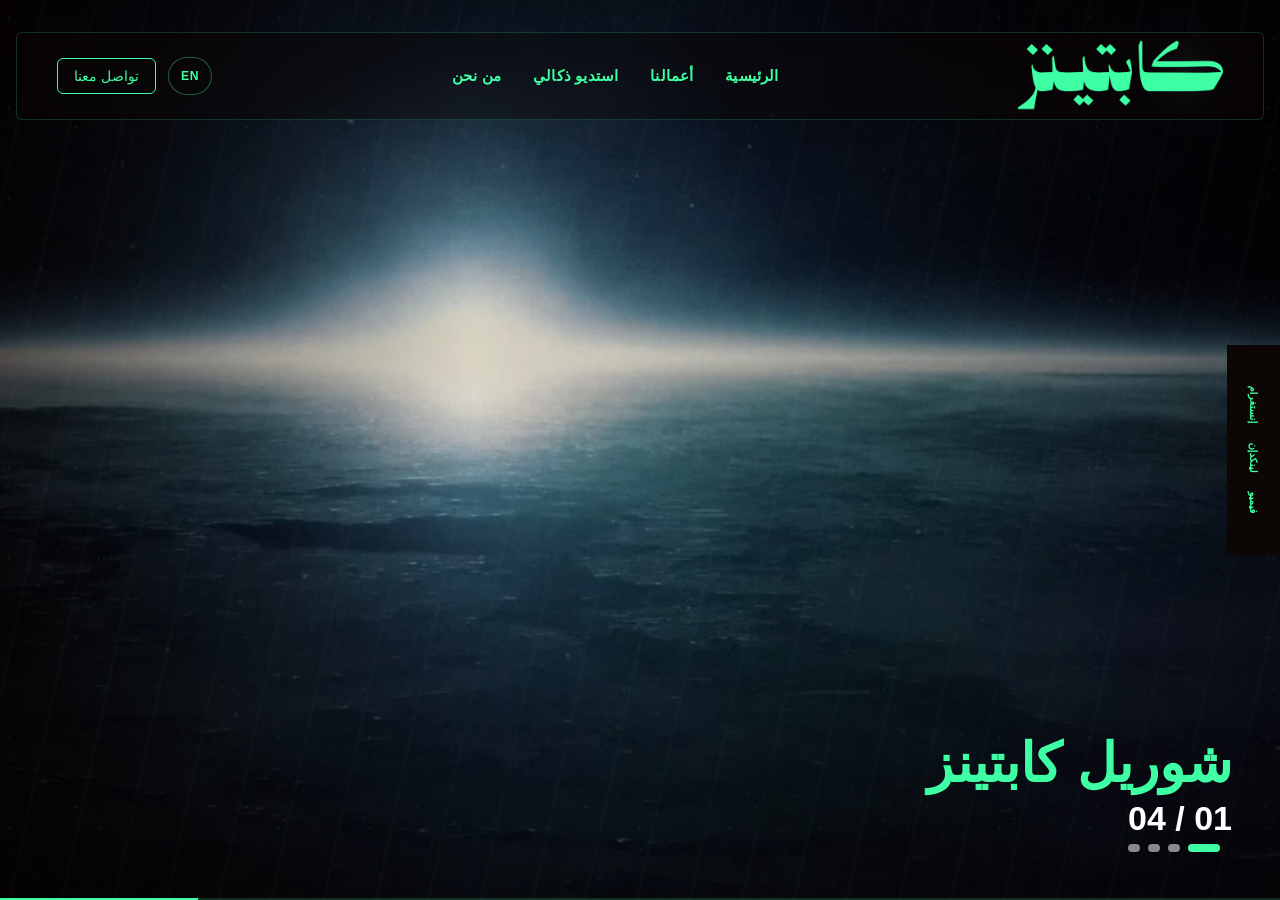
<file: index.html>
<!doctype html>
<html lang="ar" dir="rtl">
<head>
  <meta charset="utf-8">
  <meta name="viewport" content="width=device-width, initial-scale=1">
  <title>Captains Film</title>
  <meta name="description" content="Captains Film is a cinematic production house in Riyadh crafting TVCs, documentaries, post-production and AI-driven films for leading brands.">
  <meta http-equiv="Content-Security-Policy" content="default-src 'self'; script-src 'self'; style-src 'self' 'unsafe-inline' https://fonts.googleapis.com; font-src 'self' https://fonts.gstatic.com; img-src 'self' data: https:; frame-src https://player.vimeo.com; object-src 'none'; base-uri 'self'; form-action 'self';">
  <link rel="icon" type="image/x-icon" href="assets/captains/favicon_io/favicon.ico">
  <link rel="icon" type="image/png" sizes="32x32" href="assets/captains/favicon_io/favicon-32x32.png">
  <link rel="icon" type="image/png" sizes="16x16" href="assets/captains/favicon_io/favicon-16x16.png">
  <link rel="apple-touch-icon" href="assets/captains/favicon_io/apple-touch-icon.png">
  <link rel="manifest" href="assets/captains/favicon_io/site.webmanifest">
  <link rel="canonical" href="https://captains.film/">
  <meta property="og:type" content="website">
  <meta property="og:site_name" content="Captains Film">
  <meta property="og:title" content="Captains Film — Cinematic Production House">
  <meta property="og:description" content="Captains Film is a cinematic production house in Riyadh crafting TVCs, documentaries, post-production and AI-driven films for leading brands.">
  <meta property="og:url" content="https://captains.film/">
  <meta property="og:image" content="https://captains.film/assets/captains/og-image.png">
  <meta property="og:image:width" content="1200">
  <meta property="og:image:height" content="630">
  <meta property="og:locale" content="ar_SA">
  <meta property="og:locale:alternate" content="en_US">
  <meta name="twitter:card" content="summary_large_image">
  <meta name="twitter:title" content="Captains Film — Cinematic Production House">
  <meta name="twitter:description" content="Captains Film is a cinematic production house in Riyadh crafting TVCs, documentaries, post-production and AI-driven films for leading brands.">
  <meta name="twitter:image" content="https://captains.film/assets/captains/og-image.png">
  <link rel="preconnect" href="https://fonts.googleapis.com">
  <link rel="preconnect" href="https://fonts.gstatic.com" crossorigin>
  <link rel="stylesheet" href="https://fonts.googleapis.com/css2?family=Montserrat:wght@400;500;700;800;900&display=swap">
  <style>

    :root {
      --mint: #3EFFA3;
      --black: #0C0705;
      --white: #fff;
      --soft: rgba(194, 255, 224, .74);
      --faint: rgba(62, 255, 163, .16);
      --panel: rgba(12, 7, 5, .42);
      --ease: cubic-bezier(.19, 1, .22, 1);
      --latin: "Montserrat", "Helvetica Neue", Arial, sans-serif;
      --arabic: "DIN Next LT Arabic", "DINNextLTArabic", "DIN Next Arabic", Tahoma, Arial, sans-serif;
    }

    * { box-sizing: border-box; }
    html {
      background: var(--black);
      color: var(--white);
      font-family: var(--latin);
      scroll-behavior: smooth;
    }

    body {
      margin: 0;
      min-height: 100svh;
      overflow: hidden;
      background: var(--black);
      color: var(--white);
      font-family: var(--latin);
      letter-spacing: 0;
      -webkit-font-smoothing: antialiased;
    }

    :lang(ar),
    .arabic {
      font-family: var(--arabic);
      letter-spacing: 0;
    }

    body.ready { overflow: hidden; }
    body.menu-open,
    body.modal-open { overflow: hidden; }
    button, input, textarea { font: inherit; }
    button { border: 0; color: inherit; cursor: pointer; }
    a { color: inherit; text-decoration: none; }

    .intro {
      position: fixed;
      inset: 0;
      z-index: 100;
      display: grid;
      place-items: center;
      overflow: hidden;
      background: var(--black);
      transform: translateY(0);
    }

    .intro::after {
      content: "";
      position: absolute;
      inset: 0;
      z-index: -1;
      background: var(--mint);
      transform: translateY(100%);
    }

    .intro span {
      display: inline-block;
      margin: 0 .35rem;
      color: var(--mint);
      font-size: clamp(30px, 4vw, 52px);
      font-weight: 800;
      letter-spacing: .08em;
      text-transform: uppercase;
      filter: blur(10px);
      opacity: 0;
      transform: translateY(20px);
      animation: introWords 1s .25s var(--ease) forwards;
    }

    .intro div {
      direction: ltr;
      unicode-bidi: isolate;
    }

    .intro span + span { animation-delay: .42s; }
    body.ready .intro {
      animation: introExit .72s 1.55s cubic-bezier(.77, 0, .175, 1) forwards;
    }
    body.ready .intro::after {
      animation: whiteWipe .74s 1.5s cubic-bezier(.77, 0, .175, 1) forwards;
    }

    .site-header {
      position: fixed;
      top: 0;
      left: 0;
      z-index: 50;
      display: flex;
      justify-content: center;
      width: 100%;
      padding: 1rem;
      pointer-events: none;
    }

    .nav {
      pointer-events: auto;
      width: min(100%, 1280px);
      display: flex;
      flex-direction: column;
      align-items: center;
      justify-content: space-between;
      margin-top: 1rem;
      padding: .5rem 2.5rem;
      border: 1px solid rgba(62, 255, 163, .18);
      border-radius: 6px;
      background: var(--panel);
      backdrop-filter: blur(12px);
      opacity: 0;
      transform: translateY(-16px);
      transition: opacity .8s var(--ease), transform .8s var(--ease), background .25s ease;
    }

    body.ready .nav {
      opacity: 1;
      transform: translateY(0);
      transition-delay: 1.9s;
    }

    .nav-row {
      display: flex;
      align-items: center;
      justify-content: space-between;
      width: 100%;
      min-height: 70px;
    }

    .brand {
      display: flex;
      align-items: center;
      width: clamp(134px, 13vw, 186px);
      height: 70px;
      line-height: 0;
      transition: transform .45s var(--ease), filter .45s var(--ease);
    }

    .brand:hover,
    .brand:focus-visible {
      filter: drop-shadow(0 0 18px rgba(62, 255, 163, .35));
      transform: scale(1.025);
    }

    .brand img {
      display: block;
      width: 100%;
      height: auto;
      transform: translateY(-1px);
    }

    html[dir="rtl"] .brand {
      width: clamp(160px, 16vw, 230px);
    }

    .nav-links {
      display: flex;
      gap: 2rem;
      margin: 0;
      padding: 0;
      list-style: none;
    }

    .nav-links a {
      position: relative;
      display: inline-flex;
      align-items: center;
      color: var(--mint);
      font-size: .96rem;
      font-weight: 700;
      letter-spacing: .01em;
      transition: color .22s ease, text-shadow .22s ease, transform .22s ease;
    }

    .nav-links a::after {
      content: "";
      position: absolute;
      right: 0;
      bottom: -.36rem;
      left: 0;
      height: 1px;
      background: currentColor;
      transform: scaleX(0);
      transform-origin: center;
      transition: transform .28s var(--ease);
    }

    .nav-links a:hover {
      color: var(--white);
      text-shadow: 0 0 14px rgba(62, 255, 163, .44);
      transform: translateY(-1px);
    }

    .nav-links a:hover::after {
      transform: scaleX(1);
    }

    .nav-actions {
      display: flex;
      align-items: center;
      gap: .75rem;
    }

    .lang-toggle {
      min-height: 38px;
      padding: .45rem .75rem;
      border: 1px solid rgba(62,255,163,.38);
      border-radius: 999px;
      background: rgba(12,7,5,.38);
      color: var(--mint);
      font-size: .76rem;
      font-weight: 800;
      letter-spacing: .06em;
      text-transform: uppercase;
      transition: background .25s ease, color .25s ease;
    }

    .lang-toggle:hover {
      background: var(--mint);
      color: var(--black);
    }

    html[dir="rtl"] body {
      direction: rtl;
      text-align: right;
      font-family: var(--arabic);
    }

    html[dir="rtl"] .social-rail {
      right: 0;
      left: auto;
    }

    html[dir="rtl"] .modal {
      justify-content: flex-start;
    }

    html[dir="rtl"] .modal-panel {
      border-left: 0;
      border-right: 1px solid rgba(62,255,163,.18);
    }

    .project-button {
      position: relative;
      overflow: hidden;
      padding: .55rem 1rem;
      border: 1px solid var(--mint);
      border-radius: 6px;
      background: transparent;
      color: var(--mint);
      font-size: .875rem;
      text-transform: uppercase;
    }

    .project-button span {
      position: relative;
      z-index: 1;
      transition: color .3s ease;
    }

    .project-button::before {
      content: "";
      position: absolute;
      inset: 0;
      background: var(--mint);
      transform: scaleY(0);
      transform-origin: bottom;
      transition: transform .3s ease-out;
    }

    .project-button:hover::before { transform: scaleY(1); }
    .project-button:hover span { color: var(--black); }

    .hamburger {
      display: none;
      width: 2rem;
      height: 1.5rem;
      align-items: center;
      justify-content: center;
      background: transparent;
    }

    .hamburger i,
    .hamburger i::after {
      display: block;
      width: 1.5rem;
      height: 1px;
      background: var(--mint);
      transition: transform .3s ease;
      content: "";
    }

    .hamburger i { transform: translateY(-4px); }
    .hamburger i::after { transform: translateY(8px); }
    body.menu-open .hamburger i { transform: rotate(45deg); }
    body.menu-open .hamburger i::after { transform: rotate(90deg); }

    .mobile-menu {
      display: none;
      width: 100%;
      overflow: hidden;
      max-height: 0;
      transition: max-height .45s var(--ease), padding .45s var(--ease);
    }

    body.menu-open .mobile-menu {
      max-height: 310px;
      padding: 1rem 0 .75rem;
    }

    .mobile-menu a {
      display: block;
      padding: .45rem 0;
      text-align: center;
      font-size: 1.5rem;
      text-transform: uppercase;
    }

    .social-rail {
      position: fixed;
      top: 50%;
      left: 0;
      z-index: 45;
      width: 53px;
      min-height: 210px;
      display: flex;
      align-items: center;
      justify-content: center;
      gap: 1.2rem;
      padding: 1rem .2rem;
      background: var(--black);
      color: var(--mint);
      transform: translateY(-50%);
      writing-mode: vertical-rl;
      text-orientation: mixed;
      font-size: 10px;
      font-weight: 800;
      letter-spacing: .12em;
      text-transform: uppercase;
    }

    .social-rail a {
      transition: color .2s ease, transform .2s ease;
    }

    .social-rail a:hover {
      color: var(--white);
      transform: translateX(1px);
    }

    .hero {
      position: relative;
      min-height: 100svh;
      overflow: hidden;
      cursor: pointer;
      user-select: none;
      touch-action: none;
      background: var(--black);
    }

    .stage,
    .project-image,
    .project-image::before,
    .project-image::after,
    .noise,
    .shade {
      position: absolute;
      inset: 0;
    }

    .project-image {
      background-position: center;
      background-size: cover;
      transform: scale(1.02);
      filter: saturate(.9) contrast(1.04);
      transition: opacity .8s ease, transform 8s linear, clip-path 1s var(--ease);
      will-change: transform, opacity, clip-path;
    }

    .project-image iframe {
      position: absolute;
      top: 50%;
      left: 50%;
      width: max(100vw, 177.78vh);
      height: max(100vh, 56.25vw);
      border: 0;
      opacity: 0;
      pointer-events: none;
      transform: translate(-50%, -50%);
      transition: opacity 1s ease;
    }

    .project-image.video-ready iframe {
      opacity: 1;
    }

    .project-image.current {
      opacity: 1;
      transform: scale(1.09);
      z-index: 1;
    }

    .project-image.next {
      z-index: 2;
      opacity: 0;
      clip-path: polygon(-18% -18%, -18% -18%, -18% 118%, -18% 118%);
    }

    .project-image.next.revealing {
      opacity: 1;
      animation: diagonalReveal 1s var(--ease) forwards;
    }

    .project-image.warping {
      animation: warpPulse 1s ease-in-out;
    }

    .project-image::before {
      content: "";
      z-index: 2;
      background:
        linear-gradient(90deg, rgba(12,7,5,.68), transparent 38%, rgba(12,7,5,.48)),
        linear-gradient(0deg, rgba(12,7,5,.58), transparent 45%, rgba(12,7,5,.2));
      pointer-events: none;
    }

    .project-image::after {
      content: "";
      z-index: 3;
      opacity: .18;
      mix-blend-mode: screen;
      background:
        repeating-linear-gradient(90deg, transparent 0 24px, rgba(62,255,163,.12) 25px 26px, transparent 27px 48px);
      transform: translateX(-20px) skewX(-12deg);
      animation: filmScan 7s linear infinite;
      pointer-events: none;
    }

    .noise {
      z-index: 4;
      opacity: .08;
      background-image:
        radial-gradient(circle at 10% 20%, var(--mint) 0 1px, transparent 1.5px),
        radial-gradient(circle at 80% 30%, var(--mint) 0 1px, transparent 1.5px),
        radial-gradient(circle at 45% 75%, var(--mint) 0 1px, transparent 1.5px);
      background-size: 90px 90px, 130px 130px, 170px 170px;
      animation: noiseDrift .55s steps(2) infinite;
      pointer-events: none;
    }

    .shade {
      z-index: 5;
      background: rgba(0, 0, 0, .1);
      pointer-events: none;
    }

    .content {
      position: relative;
      z-index: 10;
      min-height: 100svh;
      display: flex;
      flex-direction: column;
      padding: 8rem 3rem 3rem;
      opacity: 0;
      transform: translateY(18px);
    }

    body.ready .content {
      opacity: 1;
      transform: translateY(0);
      transition: opacity .9s 2s var(--ease), transform .9s 2s var(--ease);
    }

    body.settled .intro {
      visibility: hidden;
      transform: translateY(-100%);
    }

    body.settled .nav,
    body.settled .content {
      opacity: 1 !important;
      transform: translateY(0) !important;
      transition-delay: 0s;
    }

    .content-spacer { flex: 1; }

    .copy {
      max-width: min(900px, 78vw);
      margin-bottom: clamp(1rem, 6vh, 3rem);
    }

    h1 {
      margin: 0 0 1rem;
      color: var(--mint);
      font-size: clamp(32px, 4.2vw, 68px);
      font-weight: 900;
      line-height: .92;
      text-transform: uppercase;
      letter-spacing: -.025em;
    }

    .scroll-word {
      position: absolute;
      top: 5rem;
      right: 5rem;
      color: rgba(194,255,224,.68);
      font-size: clamp(10px, .95vw, 12px);
      letter-spacing: .18em;
      text-transform: uppercase;
      animation: pulse 2s ease-in-out infinite;
    }

    .controls {
      position: absolute;
      right: 3rem;
      bottom: 3rem;
      z-index: 20;
      display: flex;
      flex-direction: column;
      align-items: flex-end;
      gap: .55rem;
    }

    .counter {
      font-size: clamp(24px, 3vw, 34px);
      font-weight: 700;
      line-height: 1;
    }

    .dots {
      display: flex;
      gap: .5rem;
    }

    .dot {
      width: .5rem;
      height: .5rem;
      border-radius: 999px;
      background: rgba(255,255,255,.52);
      transition: width .3s ease, background .3s ease;
    }

    .dot:hover { background: rgba(255,255,255,.78); }
    .dot.active {
      width: 2rem;
      background: var(--mint);
    }

    .progress {
      position: absolute;
      left: 0;
      bottom: 0;
      z-index: 30;
      width: 100%;
      height: 2px;
      background: rgba(62,255,163,.16);
    }

    .progress span {
      display: block;
      width: 100%;
      height: 100%;
      background: var(--mint);
      transform: scaleX(0);
      transform-origin: left;
    }

    .cursor {
      position: absolute;
      top: 0;
      left: 0;
      z-index: 30;
      display: flex;
      align-items: center;
      gap: .5rem;
      pointer-events: none;
      opacity: 0;
      transform: translate3d(-30px, -30px, 0);
      transition: opacity .2s ease;
    }

    .cursor i {
      width: .75rem;
      height: .75rem;
      border-radius: 999px;
      background: var(--mint);
    }

    .modal {
      position: fixed;
      inset: 0;
      z-index: 80;
      display: none;
      align-items: stretch;
      justify-content: flex-end;
      background: rgba(0,0,0,.62);
      backdrop-filter: blur(10px);
    }

    .modal.open { display: flex; }

    .modal-panel {
      width: min(650px, 100%);
      min-height: 100%;
      padding: clamp(24px, 4vw, 54px);
      overflow-y: auto;
      background: var(--black);
      border-left: 1px solid rgba(62,255,163,.18);
      transform: translateX(100%);
      animation: modalIn .55s var(--ease) forwards;
    }

    .modal-close {
      display: block;
      margin-left: auto;
      padding: .65rem .85rem;
      border: 1px solid rgba(62,255,163,.34);
      border-radius: 6px;
      background: transparent;
      text-transform: uppercase;
      font-size: .8rem;
      letter-spacing: .08em;
    }

    .modal h2 {
      margin: 3rem 0 1rem;
      font-size: clamp(38px, 6vw, 72px);
      line-height: .95;
      text-transform: uppercase;
    }

    .modal p {
      max-width: 42rem;
      color: var(--soft);
      font-family: var(--latin);
      font-size: 1.15rem;
      line-height: 1.65;
    }

    .contact-details {
      display: grid;
      gap: .75rem;
      margin: 1.5rem 0 0;
      padding: 1rem 0 0;
      border-top: 1px solid rgba(62,255,163,.18);
      color: var(--soft);
      font-size: .95rem;
      line-height: 1.6;
    }

    .contact-details a {
      color: var(--mint);
      transition: color .2s ease;
    }

    .contact-details a:hover {
      color: var(--white);
    }

    .contact-details strong {
      color: var(--mint);
      font-weight: 700;
    }

    .contact-phones {
      display: grid;
      gap: .45rem;
      margin-top: 1rem;
    }

    .contact-talent {
      display: grid;
      gap: .85rem;
      margin-top: 1.5rem;
      padding-top: 1.2rem;
      border-top: 1px solid rgba(62,255,163,.14);
    }

    .contact-talent-title {
      margin: 0;
      color: var(--white);
      font-size: 1.08rem;
      font-weight: 800;
    }

    .contact-talent-button {
      display: inline-flex;
      align-items: center;
      justify-content: center;
      width: fit-content;
      min-height: 44px;
      padding: .75rem 1.1rem;
      border: 1px solid var(--mint);
      border-radius: 999px;
      color: var(--mint);
      font-size: .82rem;
      font-weight: 800;
      letter-spacing: .08em;
      text-transform: uppercase;
      transition: background .25s ease, color .25s ease, transform .25s var(--ease);
    }

    .contact-talent-button:hover {
      background: var(--mint);
      color: var(--black);
      transform: translateY(-2px);
    }

    .contact-whatsapp {
      display: inline-flex;
      align-items: center;
      justify-content: center;
      width: fit-content;
      margin-top: 2rem;
      min-height: 44px;
      padding: .75rem 1.1rem;
      border: 1px solid var(--mint);
      border-radius: 999px;
      color: var(--mint);
      font-size: .82rem;
      font-weight: 800;
      letter-spacing: .08em;
      text-transform: uppercase;
      transition: background .25s ease, color .25s ease, transform .25s var(--ease);
    }

    .contact-whatsapp:hover {
      background: var(--mint);
      color: var(--black);
      transform: translateY(-2px);
    }

    .modal img {
      width: 100%;
      margin: 1.4rem 0;
      border-radius: 6px;
      aspect-ratio: 16 / 9;
      object-fit: cover;
    }

    .facts {
      display: grid;
      grid-template-columns: repeat(3, 1fr);
      gap: 1px;
      margin: 1.6rem 0 0;
      background: rgba(62,255,163,.18);
      border: 1px solid rgba(62,255,163,.18);
    }

    .facts div {
      padding: 1rem;
      background: var(--black);
    }

    .facts small {
      display: block;
      color: rgba(194,255,224,.55);
      font-size: .7rem;
      letter-spacing: .12em;
      text-transform: uppercase;
    }

    .facts strong {
      display: block;
      margin-top: .35rem;
      font-size: .9rem;
      text-transform: uppercase;
    }

    .contact-fields {
      display: grid;
      gap: .8rem;
      margin-top: 2rem;
    }

    .contact-fields input,
    .contact-fields textarea {
      width: 100%;
      padding: .95rem 1rem;
      border: 1px solid rgba(62,255,163,.22);
      border-radius: 6px;
      outline: 0;
      background: rgba(62,255,163,.06);
      color: var(--white);
    }

    .contact-fields textarea { min-height: 120px; resize: vertical; }

    .toast {
      min-height: 1.5rem;
      color: var(--soft);
      font-size: .9rem;
    }

    @keyframes introWords {
      to { opacity: 1; transform: translateY(0); filter: blur(0); }
    }

    @keyframes introExit {
      to { transform: translateY(-100%); visibility: hidden; }
    }

    @keyframes whiteWipe {
      0% { transform: translateY(100%); }
      55% { transform: translateY(0); }
      100% { transform: translateY(-100%); }
    }

    @keyframes diagonalReveal {
      0% { clip-path: polygon(-18% -18%, -18% -18%, -18% 118%, -18% 118%); filter: saturate(.8) contrast(1.2) hue-rotate(-5deg); }
      45% { filter: saturate(1.05) contrast(1.08) hue-rotate(2deg); }
      100% { clip-path: polygon(-18% -18%, 118% -18%, 118% 118%, -18% 118%); filter: saturate(.9) contrast(1.04); }
    }

    @keyframes warpPulse {
      0% { transform: scale(1.04) skewX(0); }
      50% { transform: scale(1.13) skewX(-1.5deg); }
      100% { transform: scale(1.09) skewX(0); }
    }

    @keyframes filmScan {
      to { transform: translateX(20px) skewX(-12deg); }
    }

    @keyframes noiseDrift {
      to { background-position: 90px 40px, -70px 80px, 30px -120px; }
    }

    @keyframes pulse {
      50% { opacity: .45; }
    }

    @keyframes modalIn {
      to { transform: translateX(0); }
    }

    @media (max-width: 760px) {
      .nav {
        padding: .6rem 1rem;
      }

      .nav-links,
      .nav .nav-actions.desktop {
        display: none;
      }

      .hamburger,
      .mobile-menu {
        display: flex;
      }

      .mobile-menu {
        flex-direction: column;
      }

      .mobile-menu .project-button,
      .mobile-menu .lang-toggle {
        align-self: center;
        margin-top: 1rem;
      }

      .mobile-menu .project-button {
        background: var(--mint);
        color: var(--black);
      }

      .brand { width: 168px; }
      .social-rail { display: none; }
      .content {
        padding: 7rem 1.5rem 7rem;
      }

      .copy {
        max-width: 100%;
        margin-bottom: 0;
      }

      h1 { font-size: clamp(30px, 9vw, 48px); }
      .scroll-word {
        top: 7rem;
        right: 1.5rem;
      }

      .controls {
        right: 1.5rem;
        bottom: 2rem;
      }

      .facts { grid-template-columns: 1fr; }
    }

    @media (prefers-reduced-motion: reduce) {
      *, *::before, *::after {
        animation-duration: .001ms !important;
        animation-iteration-count: 1 !important;
        scroll-behavior: auto !important;
        transition-duration: .001ms !important;
      }
    }
  </style>
  <script type="application/ld+json">
  {
    "@context": "https://schema.org",
    "@type": "Organization",
    "name": "Captains Film",
    "url": "https://captains.film/",
    "logo": "https://captains.film/assets/captains/logo-green-web.png",
    "email": "ahoy@captains.film",
    "telephone": "+966567614818",
    "address": {
      "@type": "PostalAddress",
      "streetAddress": "7272 Al Thumamah St., Al Sahafah District",
      "addressLocality": "Riyadh",
      "addressCountry": "SA"
    },
    "sameAs": [
      "https://vimeo.com/user257545587",
      "https://www.linkedin.com/company/121454007",
      "https://www.instagram.com/captains_film/"
    ]
  }
  </script>
</head>
<body>
  <div class="intro" aria-hidden="true"><div><span>Captains</span><span>Film</span></div></div>

  <header class="site-header">
    <nav class="nav" aria-label="Primary navigation">
      <div class="nav-row">
        <a class="brand" href="index.html" aria-label="Captains Film home">
          <img src="assets/captains/logo-green-web.png" alt="Captains Film" data-logo-en="assets/captains/logo-green-web.png" data-logo-ar="assets/captains/logo-ar-green.png">
        </a>
        <ul class="nav-links">
          <li><a href="index.html" data-go="home" data-i18n="nav.home">Home</a></li>
          <li><a href="projects.html" data-go="projects" data-i18n="nav.projects">Projects</a></li>
          <li><a href="ai-studio.html" data-i18n="nav.aiStudio">AI Studio</a></li>
          <li><a href="about.html" data-i18n="nav.about">About us</a></li>
        </ul>
        <div class="nav-actions desktop">
          <button class="lang-toggle" type="button" data-lang-toggle aria-label="Switch language">عربي</button>
          <button class="project-button" type="button" data-contact><span data-i18n="cta.start">Start a project</span></button>
        </div>
        <button class="hamburger" type="button" aria-label="Toggle mobile menu" aria-expanded="false"><i></i></button>
      </div>
      <div class="mobile-menu" aria-hidden="true">
        <a href="index.html" data-go="home" data-i18n="nav.home">Home</a>
        <a href="projects.html" data-go="projects" data-i18n="nav.projects">Projects</a>
        <a href="ai-studio.html" data-i18n="nav.aiStudio">AI Studio</a>
        <a href="about.html" data-i18n="nav.about">About us</a>
        <button class="lang-toggle" type="button" data-lang-toggle aria-label="Switch language">عربي</button>
        <button class="project-button" type="button" data-contact><span data-i18n="cta.start">Start a project</span></button>
      </div>
    </nav>
  </header>

  <div class="social-rail" aria-label="Captains social links">
    <a href="https://vimeo.com/user257545587" target="_blank" rel="noopener noreferrer" data-i18n="social.vimeo">Vimeo</a>
    <a href="https://www.linkedin.com/company/121454007" target="_blank" rel="noopener noreferrer" data-i18n="social.linkedin">LinkedIn</a>
    <a href="https://www.instagram.com/captains_film/" target="_blank" rel="noopener noreferrer" data-i18n="social.instagram">Instagram</a>
  </div>

  <main class="hero" id="home" role="button" tabindex="0" aria-label="Open current project">
    <div class="stage" aria-hidden="true">
      <div class="project-image current"></div>
      <div class="project-image next"></div>
      <div class="noise"></div>
      <div class="shade"></div>
    </div>
    <section class="content" aria-live="polite">
      <div class="content-spacer"></div>
      <div class="copy">
        <h1 data-hero-title>Captains Film Showreel</h1>
        <div class="scroll-word" data-i18n="hero.scroll">Scroll</div>
      </div>
    </section>
    <div class="controls" aria-label="Project controls">
      <div class="counter"></div>
      <div class="dots"></div>
    </div>
    <div class="cursor" aria-hidden="true"><i></i></div>
    <div class="progress" aria-hidden="true"><span></span></div>
  </main>

  <aside class="modal" id="projectModal" aria-hidden="true" aria-modal="true" role="dialog">
    <div class="modal-panel">
      <button class="modal-close" type="button" data-close data-i18n="common.close">Close</button>
      <h2></h2>
      <img alt="">
      <p></p>
      <div class="facts">
        <div><small data-i18n="common.client">Client</small><strong data-client></strong></div>
        <div><small data-i18n="common.category">Category</small><strong data-category></strong></div>
        <div><small data-i18n="common.year">Year</small><strong data-year></strong></div>
      </div>
    </div>
  </aside>

  <aside class="modal" id="contactModal" aria-hidden="true" aria-modal="true" role="dialog">
    <div class="modal-panel">
      <button class="modal-close" type="button" data-close data-i18n="common.close">Close</button>
      <h2 data-i18n="cta.start">Start a project</h2>
      <p data-i18n="contact.copy">Captains Film crafts cinematic stories, commercials, and branded films with a sharp visual voice. نحوّل الأفكار إلى أفلام مؤثرة وواضحة.</p>
      <div class="contact-details">
        <div><strong data-i18n="contact.email">Email:</strong> <a href="mailto:ahoy@captains.film">ahoy@captains.film</a></div>
        <div><strong data-i18n="contact.addressLabel">Address:</strong> <span data-i18n="contact.address">7272 Al Thumamah St., Al Sahafah District, Riyadh, Kingdom of Saudi Arabia</span></div>
        <div class="contact-phones">
          <div><strong data-i18n="contact.phone">Phone:</strong> <a href="tel:+966567614818">+966567614818</a></div>
          <div><strong data-i18n="contact.phone">Phone:</strong> <a href="tel:+966558432482">+966558432482</a></div>
        </div>
      </div>
      <div class="contact-talent">
        <p class="contact-talent-title" data-i18n="contact.talentTitle">Join the talent network</p>
        <a class="contact-talent-button" href="https://docs.google.com/forms/d/e/1FAIpQLSeVdHrW7VywTzEHe75qHfmorvghPwpk85tNjOECUtvwsH7pIw/viewform?usp=header" target="_blank" rel="noopener noreferrer" data-i18n="contact.talentCta">Open form</a>
      </div>
      <a class="contact-whatsapp" href="https://wa.me/966567614818" target="_blank" rel="noopener noreferrer" data-i18n="contact.whatsapp">WhatsApp</a>
    </div>
  </aside>

  <script src="assets/captains/js/index.js?v=20260706"></script>
</body>
</html>
</file>
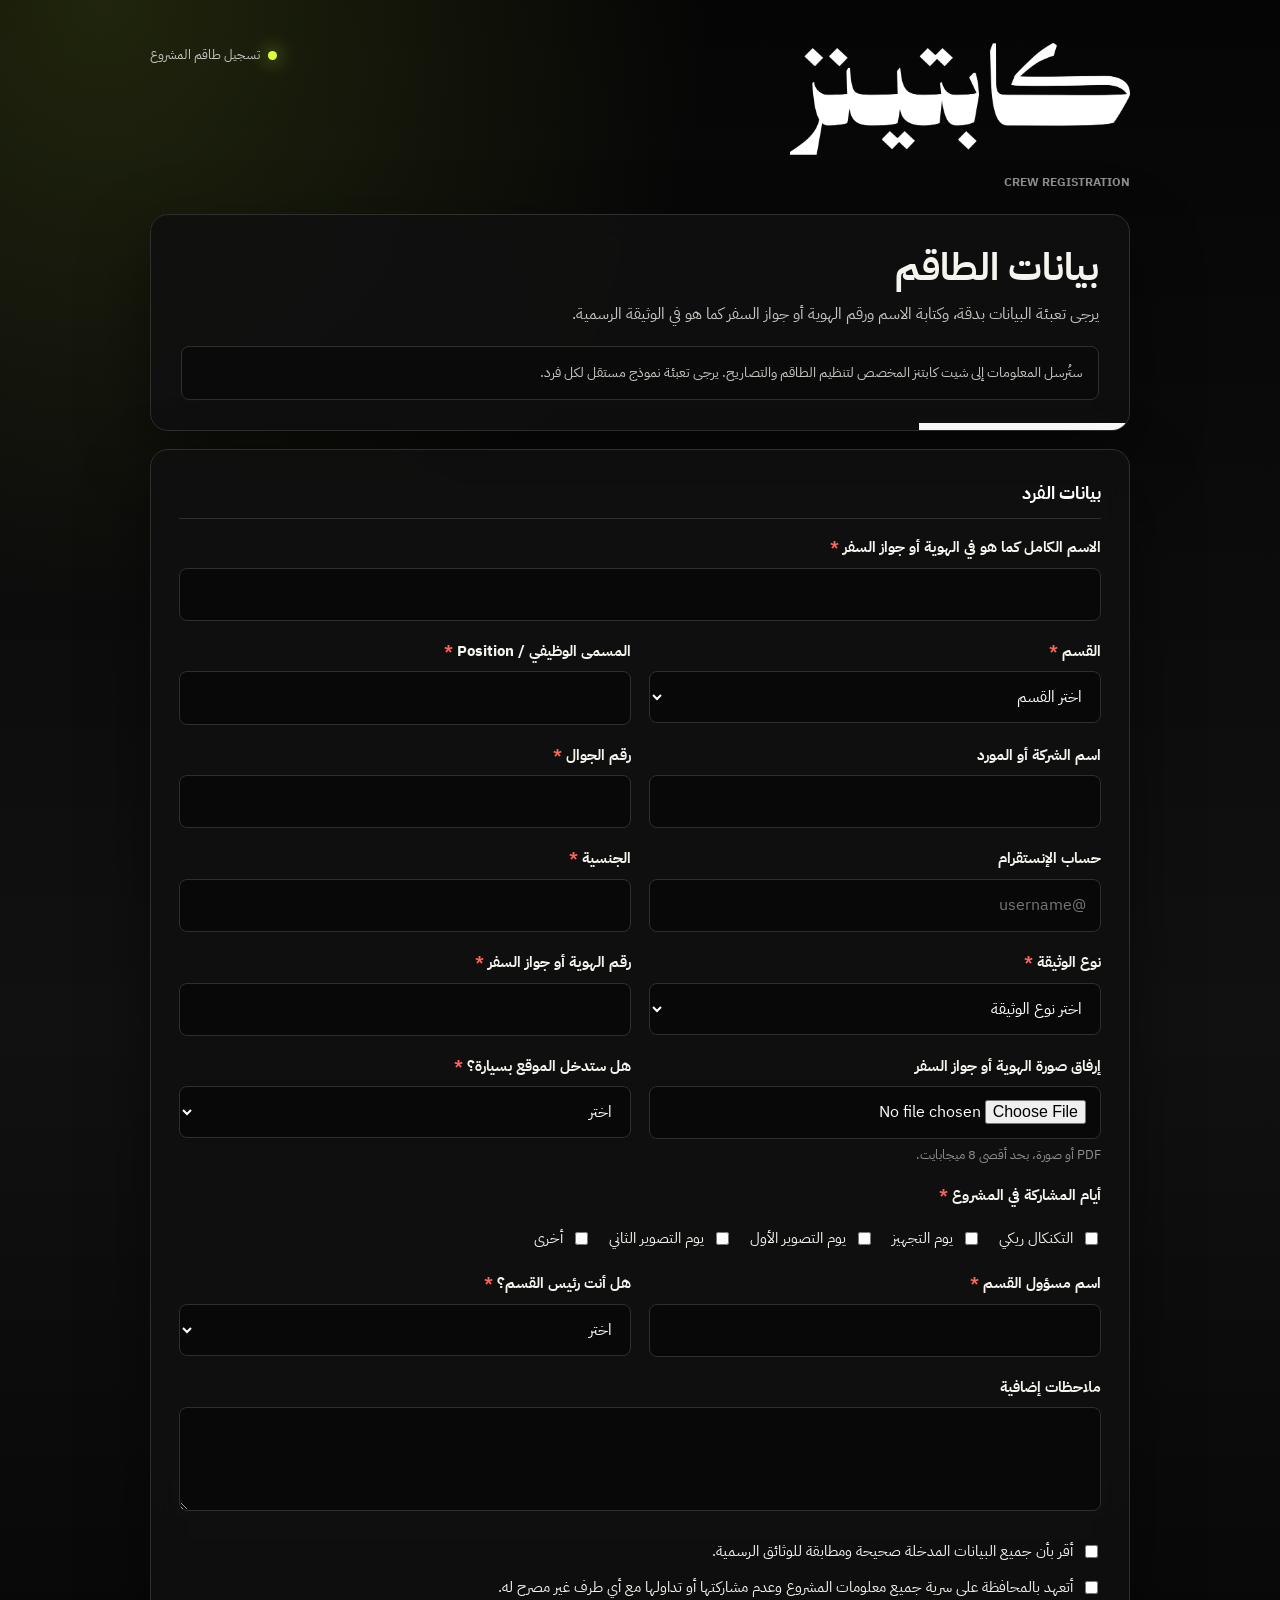
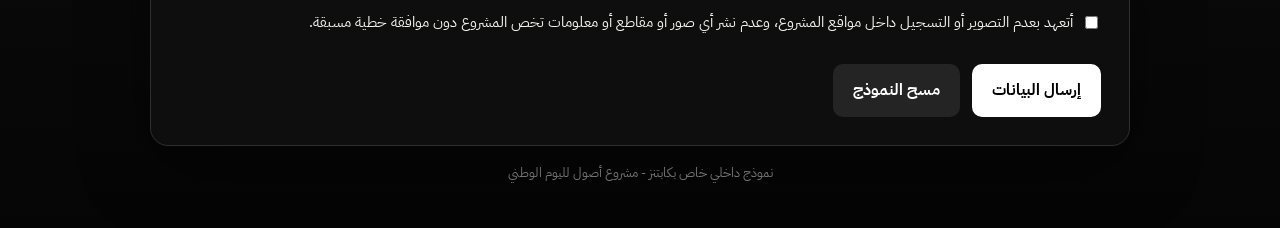
<file: osool/index.html>
<!DOCTYPE html>
<html lang="ar" dir="rtl">
<head>
  <meta charset="UTF-8" />
  <meta name="viewport" content="width=device-width, initial-scale=1.0" />
  <!-- Unlisted form, shared by link only: keep it out of search indexes. -->
  <meta name="robots" content="noindex, nofollow" />
  <title>كابتنز | طاقم مشروع أصول لليوم الوطني</title>
  <!-- The logo is referenced relatively, so pin the base to this directory. -->
  <base href="/osool/" />
  <style>
    @import url('https://fonts.googleapis.com/css2?family=IBM+Plex+Sans+Arabic:wght@400;500;600;700;800&family=Space+Grotesk:wght@500;700&display=swap');
    :root{
      --ink:#f6f4ee;
      --soft:#c7c7c2;
      --muted:#8f908b;
      --night:#050505;
      --panel:#101010;
      --panel-2:#171717;
      --line:#2f2f2d;
      --white:#ffffff;
      --accent:#d8ff3e;
      --danger:#ff665c;
      --shadow:0 24px 70px rgba(0,0,0,.45);
    }
    *{box-sizing:border-box}
    body{
      margin:0;
      font-family:'IBM Plex Sans Arabic',Tahoma,Arial,sans-serif;
      background:
        radial-gradient(circle at 8% 0%, rgba(216,255,62,.13), transparent 28%),
        linear-gradient(180deg,#050505 0%,#111 56%,#050505 100%);
      color:var(--ink);
      line-height:1.7;
    }
    .wrap{width:min(980px,92%);margin:34px auto 44px}
    .brandbar{display:flex;align-items:flex-start;justify-content:space-between;gap:18px;margin-bottom:22px}
    .brand{display:flex;flex-direction:column;gap:8px;min-width:0}
    .logo-image{display:block;width:min(340px,74vw);height:auto}
    .brandtag{margin:0;color:var(--muted);font-size:12px;font-weight:700;letter-spacing:0;text-transform:uppercase}
    .status{display:flex;align-items:center;gap:8px;color:var(--soft);font-size:13px;white-space:nowrap;padding-top:10px}
    .dot{width:9px;height:9px;border-radius:50%;background:var(--accent);box-shadow:0 0 18px rgba(216,255,62,.9)}
    .hero,form{background:rgba(16,16,16,.9);border:1px solid var(--line);box-shadow:var(--shadow);backdrop-filter:blur(14px)}
    .hero{border-radius:18px;padding:30px;margin-bottom:18px;position:relative;overflow:hidden}
    .hero:before{content:"";position:absolute;inset:auto 0 0 auto;width:210px;height:7px;background:var(--white)}
    h1{margin:0 0 10px;font-size:38px;line-height:1.2;font-weight:800}
    .subtitle{margin:0;color:var(--soft);max-width:760px}
    .notice{margin-top:18px;padding:14px 16px;border-radius:8px;background:#0a0a0a;border:1px solid var(--line);color:var(--soft);font-size:14px}
    form{border-radius:18px;padding:28px}
    .section-title{margin:0 0 16px;padding-bottom:10px;border-bottom:1px solid var(--line);font-size:18px;color:var(--white);font-weight:800}
    .grid{display:grid;grid-template-columns:repeat(2,minmax(0,1fr));gap:18px}
    .field{display:flex;flex-direction:column;gap:7px}
    .full{grid-column:1/-1}
    label{font-weight:700;font-size:15px;color:var(--ink)}
    .req{color:var(--danger)}
    .hint{color:var(--muted);font-size:12.5px;line-height:1.5}
    input,select,textarea{width:100%;padding:12px 14px;border:1px solid var(--line);border-radius:8px;font:inherit;background:#080808;color:var(--white);outline:none}
    input::placeholder,textarea::placeholder{color:#777}
    input:focus,select:focus,textarea:focus{border-color:var(--white);box-shadow:0 0 0 3px rgba(255,255,255,.12)}
    textarea{min-height:104px;resize:vertical}
    .choices{display:flex;flex-wrap:wrap;gap:10px 18px;padding:10px 0 2px}
    .choices.column{flex-direction:column;align-items:flex-start}
    .choices label{font-weight:400;display:flex;align-items:flex-start;gap:8px;cursor:pointer}
    .choices input{width:auto;margin-top:6px}
    .hidden{display:none}
    .actions{display:flex;gap:12px;justify-content:flex-start;margin-top:26px;flex-wrap:wrap}
    button{border:0;border-radius:10px;padding:13px 20px;font:inherit;font-weight:800;cursor:pointer}
    .primary{background:var(--white);color:#000}
    .primary:hover{background:var(--accent)}
    .secondary{background:#242424;color:var(--white)}
    .message{display:none;margin-top:18px;padding:13px 15px;border-radius:10px;font-weight:700}
    .message.ok{display:block;background:#e9f8f2;color:#106046;border:1px solid #a9e5d0}
    .message.error{display:block;background:#fff0ed;color:#912018;border:1px solid #ffc9c0}
    .footer{text-align:center;color:var(--muted);font-size:13px;margin-top:16px}

    .thanks{
      display:none;background:rgba(16,16,16,.9);border:1px solid var(--line);
      box-shadow:var(--shadow);backdrop-filter:blur(14px);border-radius:18px;
      padding:44px 34px;text-align:center;position:relative;overflow:hidden;
    }
    .thanks.show{display:block;animation:rise .45s ease both}
    .thanks:before{content:"";position:absolute;inset:0 auto auto 0;width:210px;height:7px;background:var(--accent)}
    @keyframes rise{from{opacity:0;transform:translateY(14px)}to{opacity:1;transform:none}}
    .thanks-mark{
      width:74px;height:74px;margin:6px auto 20px;border-radius:50%;
      display:flex;align-items:center;justify-content:center;
      background:var(--accent);color:#0a0a0a;font-size:38px;font-weight:800;line-height:1;
      box-shadow:0 0 40px rgba(216,255,62,.35)
    }
    .thanks h2{margin:0 0 12px;font-size:32px;font-weight:800;color:var(--white)}
    .thanks-lead{margin:0 auto 8px;max-width:520px;color:var(--ink);font-size:17px}
    .thanks-note{margin:0 auto;max-width:520px;color:var(--muted);font-size:14px}
    .thanks-social{
      margin:30px auto 0;padding:22px 18px;max-width:520px;
      border:1px solid var(--line);border-radius:14px;background:#0a0a0a
    }
    .thanks-social p{margin:0 0 14px;color:var(--soft);font-weight:700;font-size:15px}
    .ig-link{
      display:inline-flex;align-items:center;gap:9px;padding:12px 22px;border-radius:999px;
      background:var(--white);color:#000;text-decoration:none;font-weight:800;font-size:15px;
      transition:background .18s ease,transform .18s ease;direction:ltr
    }
    .ig-link:hover{background:var(--accent);transform:translateY(-1px)}
    .ig-link svg{width:19px;height:19px;flex:none}
    .thanks .again{margin-top:26px}
    @media(max-width:700px){
      .thanks{padding:34px 22px}
      .thanks h2{font-size:26px}
      .thanks-lead{font-size:16px}
    }
    @media(max-width:700px){
      .wrap{margin-top:22px}
      .brandbar{align-items:flex-start;flex-direction:column}
      .status{white-space:normal}
      .grid{grid-template-columns:1fr}
      .full{grid-column:auto}
      .hero,form{padding:22px}
      h1{font-size:27px}
      .logo-image{width:min(280px,82vw)}
    }
  </style>
</head>
<body>
  <div class="wrap">
    <div class="brandbar">
      <div class="brand">
        <img class="logo-image" src="captains-logo-ar-white.png" alt="كابتنز" />
        <p class="brandtag">CREW REGISTRATION</p>
      </div>
      <div class="status"><span class="dot"></span><span>تسجيل طاقم المشروع</span></div>
    </div>

    <section class="hero">
      <h1>بيانات الطاقم</h1>
      <p class="subtitle">يرجى تعبئة البيانات بدقة، وكتابة الاسم ورقم الهوية أو جواز السفر كما هو في الوثيقة الرسمية.</p>
      <div class="notice">ستُرسل المعلومات إلى شيت كابتنز المخصص لتنظيم الطاقم والتصاريح. يرجى تعبئة نموذج مستقل لكل فرد.</div>
    </section>

    <form id="crewForm">
      <h2 class="section-title">بيانات الفرد</h2>
      <div class="grid">
        <div class="field full">
          <label>الاسم الكامل كما هو في الهوية أو جواز السفر <span class="req">*</span></label>
          <input name="full_name" autocomplete="name" required />
        </div>

        <div class="field">
          <label>القسم <span class="req">*</span></label>
          <select name="department" required>
            <option value="">اختر القسم</option>
            <option>الإخراج</option><option>الإنتاج</option><option>الأرت</option>
            <option>الملابس</option><option>الكاميرا والمعدات</option><option>الإضاءة</option>
            <option>الصوت</option><option>المكياج والشعر</option><option>النقل والسائقون</option><option>أخرى</option>
          </select>
        </div>

        <div class="field">
          <label>المسمى الوظيفي / Position <span class="req">*</span></label>
          <input name="position" required />
        </div>

        <div class="field">
          <label>اسم الشركة أو المورد</label>
          <input name="company" />
        </div>

        <div class="field">
          <label>رقم الجوال <span class="req">*</span></label>
          <input name="mobile" type="tel" inputmode="tel" required />
        </div>

        <div class="field">
          <label>حساب الإنستقرام</label>
          <input name="instagram_account" inputmode="text" placeholder="@username" />
        </div>

        <div class="field">
          <label>الجنسية <span class="req">*</span></label>
          <input name="nationality" required />
        </div>

        <div class="field">
          <label>نوع الوثيقة <span class="req">*</span></label>
          <select name="document_type" required>
            <option value="">اختر نوع الوثيقة</option>
            <option>هوية وطنية</option><option>هوية مقيم</option><option>جواز سفر</option>
          </select>
        </div>

        <div class="field">
          <label>رقم الهوية أو جواز السفر <span class="req">*</span></label>
          <input name="document_number" required />
        </div>

        <div class="field">
          <label>إرفاق صورة الهوية أو جواز السفر</label>
          <input name="document_file" type="file" accept=".pdf,.jpg,.jpeg,.png" />
          <span class="hint">PDF أو صورة، بحد أقصى 8 ميجابايت.</span>
        </div>

        <div class="field">
          <label>هل ستدخل الموقع بسيارة؟ <span class="req">*</span></label>
          <select name="has_car" id="hasCar" required>
            <option value="">اختر</option><option value="نعم">نعم</option><option value="لا">لا</option>
          </select>
        </div>

        <div class="field hidden" id="plateField">
          <label>رقم لوحة السيارة <span class="req">*</span></label>
          <input name="plate_number" />
        </div>

        <div class="field hidden" id="carTypeField">
          <label>نوع السيارة <span class="req">*</span></label>
          <input name="car_type" placeholder="مثال: سيدان، فان، شاحنة" />
        </div>

        <div class="field full">
          <label>أيام المشاركة في المشروع <span class="req">*</span></label>
          <div class="choices">
            <label><input type="checkbox" name="days" value="التكنكال ريكي"> التكنكال ريكي</label>
            <label><input type="checkbox" name="days" value="يوم التجهيز"> يوم التجهيز</label>
            <label><input type="checkbox" name="days" value="يوم التصوير الأول"> يوم التصوير الأول</label>
            <label><input type="checkbox" name="days" value="يوم التصوير الثاني"> يوم التصوير الثاني</label>
            <label><input type="checkbox" name="days" value="أخرى"> أخرى</label>
          </div>
        </div>

        <div class="field">
          <label>اسم مسؤول القسم <span class="req">*</span></label>
          <input name="department_head" required />
        </div>

        <div class="field">
          <label>هل أنت رئيس القسم؟ <span class="req">*</span></label>
          <select name="is_head" id="isHead" required>
            <option value="">اختر</option><option value="نعم">نعم</option><option value="لا">لا</option>
          </select>
        </div>

        <div class="field hidden" id="teamCountField">
          <label>كم عدد أعضاء الفريق؟ <span class="req">*</span></label>
          <input name="team_count" type="number" min="1" />
        </div>

        <div class="field full">
          <label>ملاحظات إضافية</label>
          <textarea name="notes"></textarea>
        </div>

        <div class="field full">
          <div class="choices column">
            <label><input type="checkbox" name="consent_accuracy" required> أقر بأن جميع البيانات المدخلة صحيحة ومطابقة للوثائق الرسمية.</label>
            <label><input type="checkbox" name="consent_confidentiality" required> أتعهد بالمحافظة على سرية جميع معلومات المشروع وعدم مشاركتها أو تداولها مع أي طرف غير مصرح له.</label>
            <label><input type="checkbox" name="consent_no_photography" required> أتعهد بعدم التصوير أو التسجيل داخل مواقع المشروع، وعدم نشر أي صور أو مقاطع أو معلومات تخص المشروع دون موافقة خطية مسبقة.</label>
          </div>
        </div>
      </div>

      <div class="actions">
        <button class="primary" id="submitButton" type="submit">إرسال البيانات</button>
        <button class="secondary" type="reset">مسح النموذج</button>
      </div>
      <div id="formMessage" class="message" role="status" aria-live="polite"></div>
    </form>

    <section class="thanks" id="thankYou" role="status" aria-live="polite" tabindex="-1">
      <div class="thanks-mark" aria-hidden="true">✓</div>
      <h2>شكراً لك</h2>
      <p class="thanks-lead">تم استلام بياناتك بنجاح، وسيتم إدراجها ضمن كشف طاقم اليوم الوطني.</p>
      <p class="thanks-note">في حال احتجنا أي توضيح، سيتواصل معك مسؤول القسم.</p>

      <div class="thanks-social">
        <p>تابعنا على انستا</p>
        <a class="ig-link" href="https://www.instagram.com/captains_film/" target="_blank" rel="noopener noreferrer">
          <svg viewBox="0 0 24 24" fill="none" stroke="currentColor" stroke-width="2" stroke-linecap="round" stroke-linejoin="round" aria-hidden="true">
            <rect x="2" y="2" width="20" height="20" rx="5" ry="5"></rect>
            <path d="M16 11.37A4 4 0 1 1 12.63 8 4 4 0 0 1 16 11.37z"></path>
            <line x1="17.5" y1="6.5" x2="17.51" y2="6.5"></line>
          </svg>
          <span>@captains_film</span>
        </a>
      </div>

      <div class="again">
        <button class="secondary" type="button" id="newEntryButton">تسجيل فرد آخر</button>
      </div>
    </section>

    <div class="footer">نموذج داخلي خاص بكابتنز - مشروع أصول لليوم الوطني</div>
  </div>

  <script src="./form.js"></script>
</body>
</html>
</file>
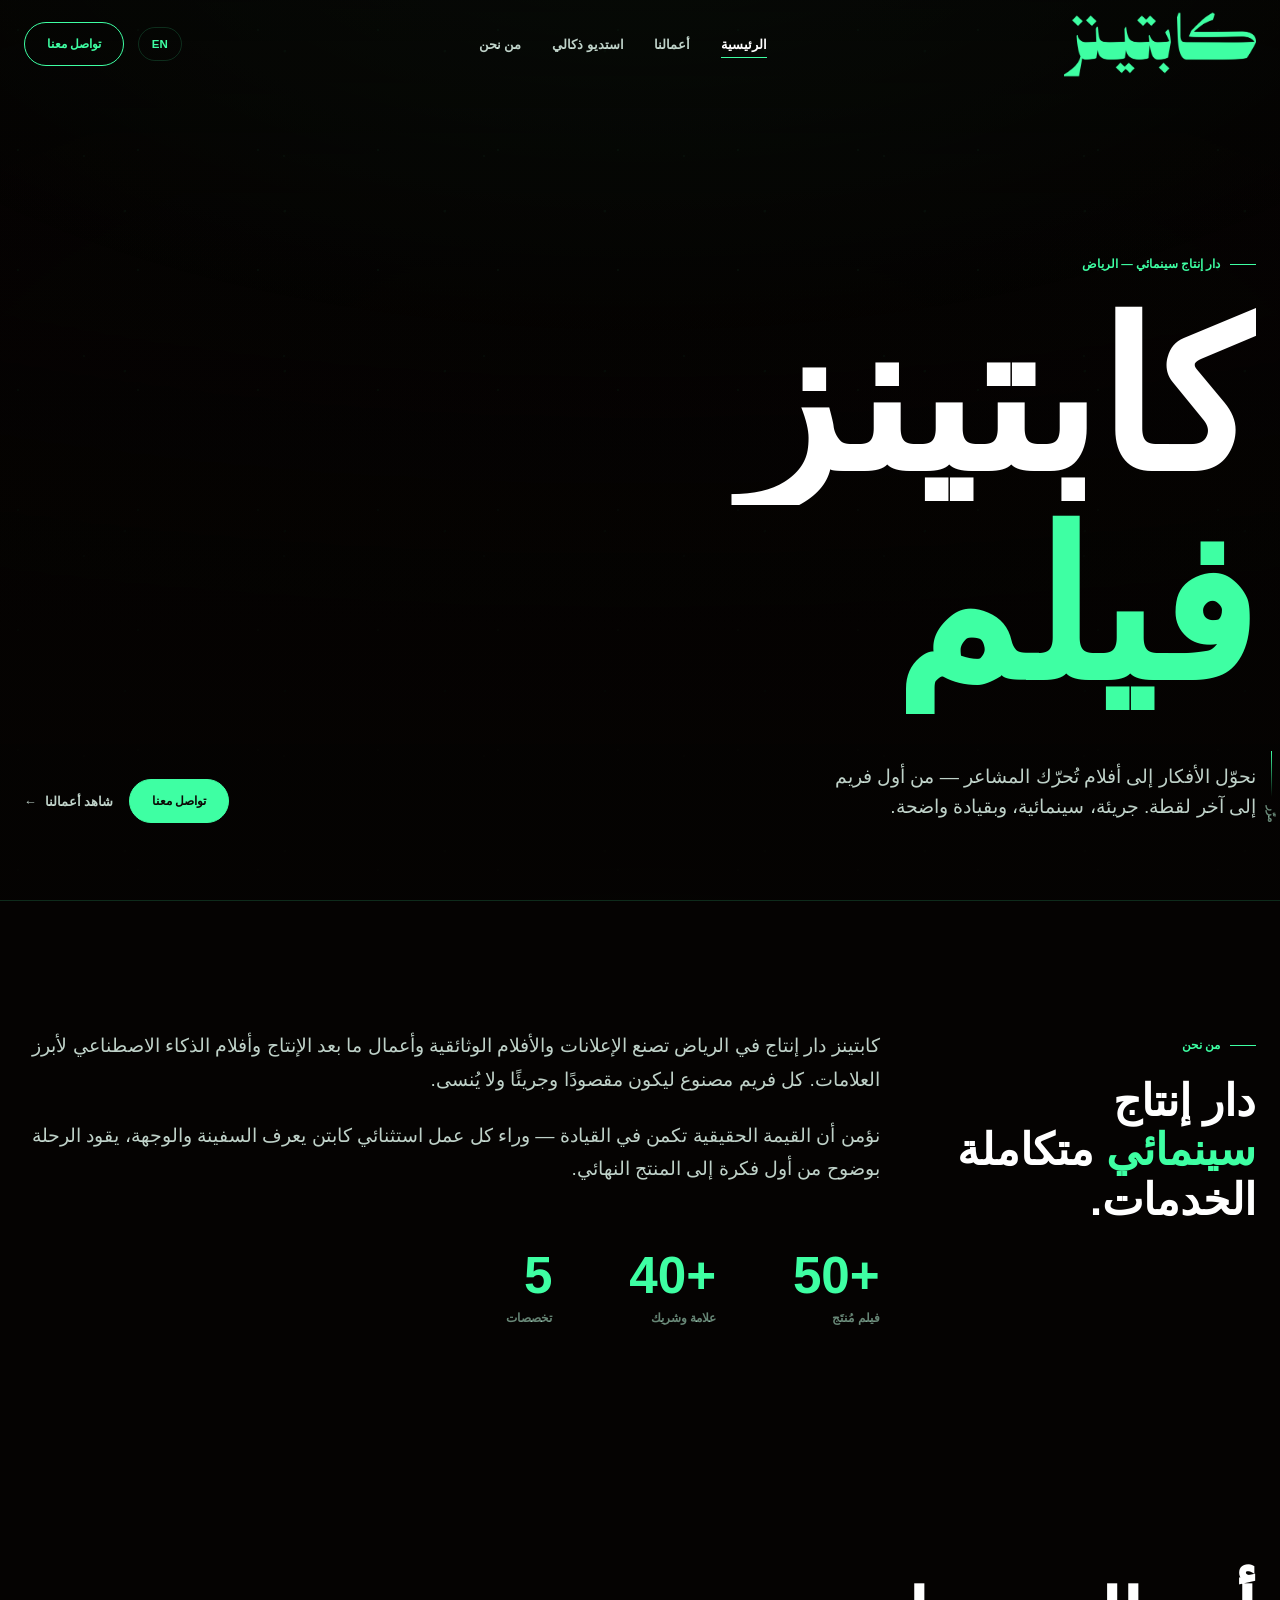
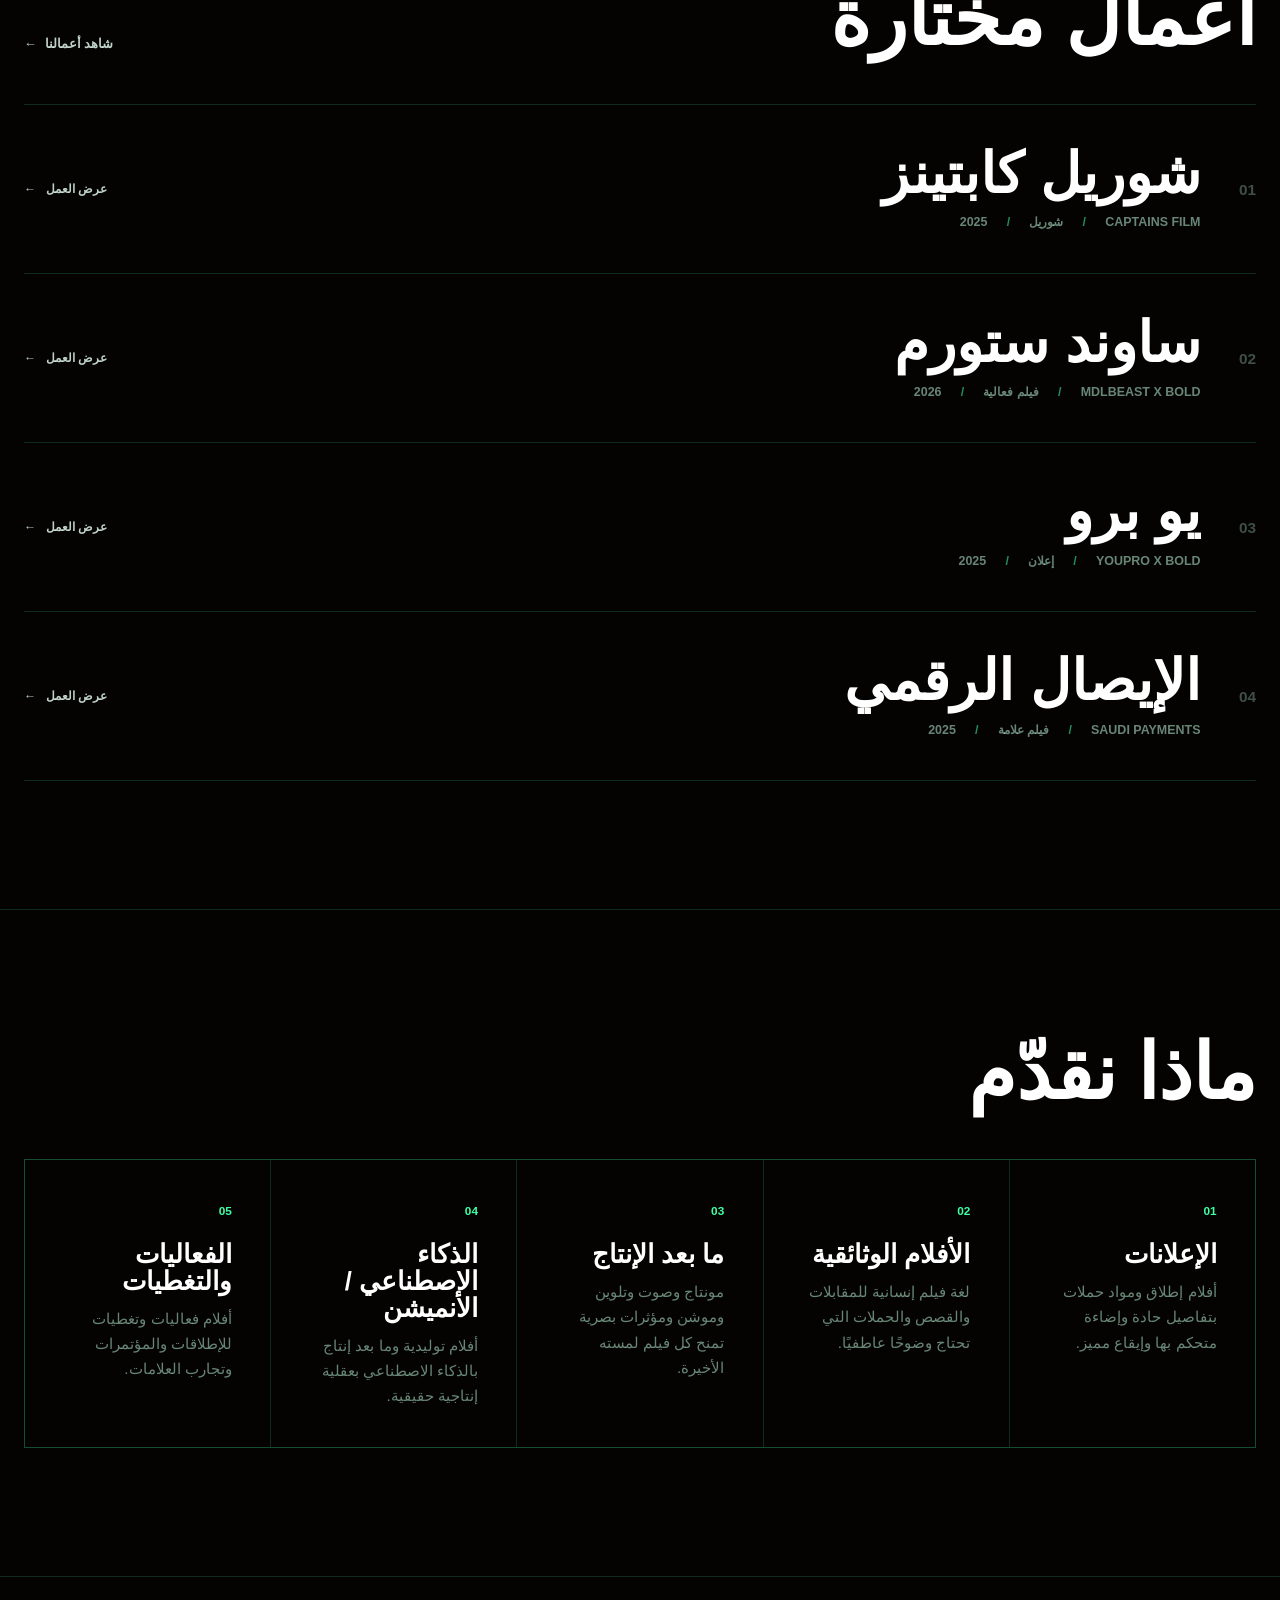
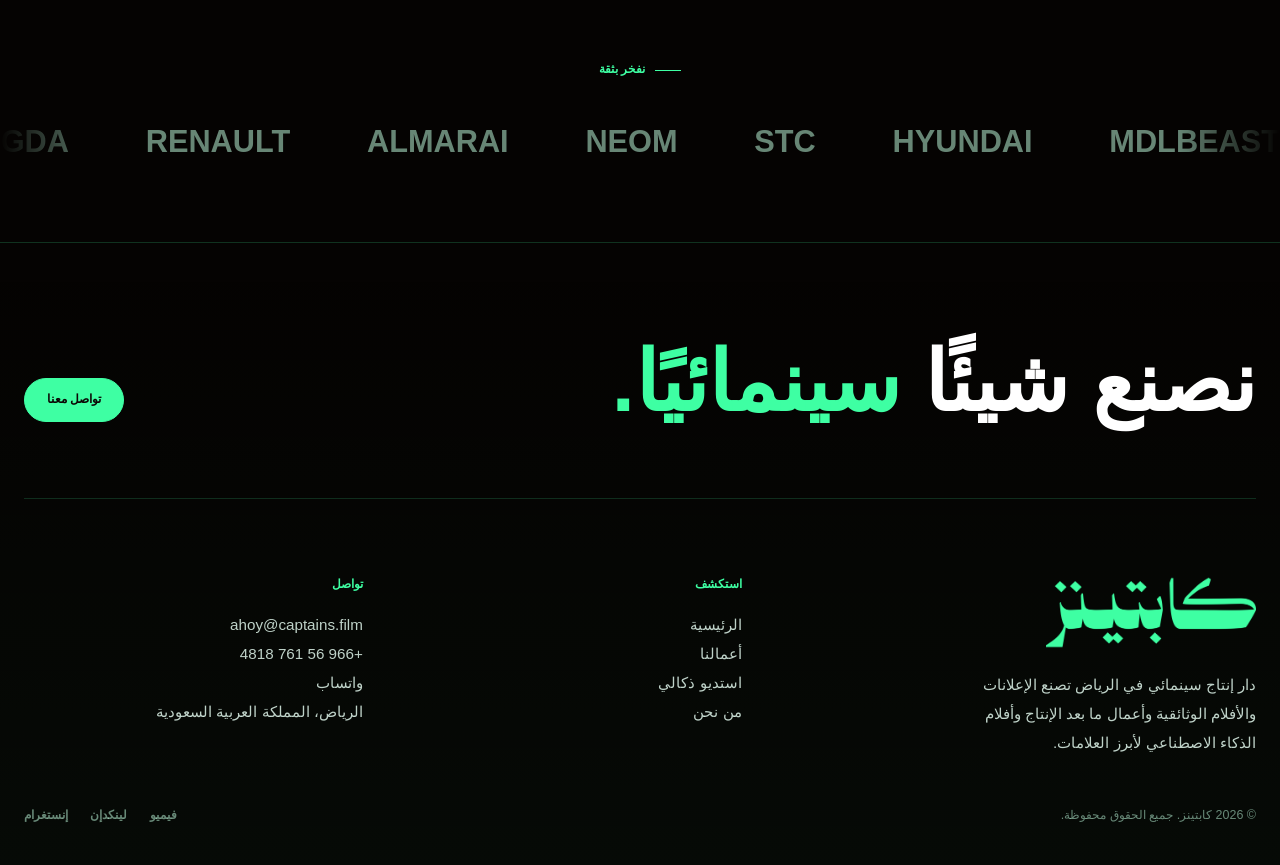
<file: v2/index.html>
<!doctype html>
<html lang="ar" dir="rtl">
<head>
  <meta charset="utf-8">
  <meta name="viewport" content="width=device-width, initial-scale=1">
  <title>Captains Film — Cinematic Production House</title>
  <meta name="description" content="Captains Film is a cinematic production house in Riyadh crafting TVCs, documentaries, post-production and AI-driven films for leading brands.">
  <meta http-equiv="Content-Security-Policy" content="default-src 'self'; script-src 'self'; style-src 'self' 'unsafe-inline' https://fonts.googleapis.com; font-src 'self' https://fonts.gstatic.com; img-src 'self' data: https:; media-src 'self' https:; frame-src https://player.vimeo.com; object-src 'none'; base-uri 'self'; form-action 'self';">
  <link rel="icon" type="image/x-icon" href="../assets/captains/favicon_io/favicon.ico">
  <link rel="apple-touch-icon" href="../assets/captains/favicon_io/apple-touch-icon.png">
  <link rel="canonical" href="https://captains.film/v2/">
  <meta property="og:type" content="website">
  <meta property="og:site_name" content="Captains Film">
  <meta property="og:title" content="Captains Film — Cinematic Production House">
  <meta property="og:description" content="A cinematic production house in Riyadh crafting TVCs, documentaries, post-production and AI-driven films.">
  <meta property="og:image" content="https://captains.film/assets/captains/og-image.png">
  <link rel="preconnect" href="https://fonts.googleapis.com">
  <link rel="preconnect" href="https://fonts.gstatic.com" crossorigin>
  <link rel="stylesheet" href="https://fonts.googleapis.com/css2?family=Montserrat:wght@400;500;600;700;800;900&family=Cairo:wght@400;600;700;900&display=swap">
  <link rel="stylesheet" href="assets/css/main.css">
  <style>
    /* ---------- HERO ---------- */
    .hero {
      position: relative;
      min-height: 100svh;
      display: flex;
      flex-direction: column;
      justify-content: flex-end;
      overflow: hidden;
      padding-bottom: clamp(2.5rem, 6vw, 5rem);
    }
    .hero-media { position: absolute; inset: 0; z-index: 0; }
    .hero-media::after {
      content: "";
      position: absolute;
      inset: 0;
      background:
        linear-gradient(180deg, rgba(5,3,2,.55) 0%, rgba(5,3,2,.2) 35%, rgba(5,3,2,.75) 100%),
        radial-gradient(120% 80% at 50% 0%, transparent 40%, rgba(5,3,2,.5));
    }
    .hero-media iframe {
      position: absolute;
      top: 50%; left: 50%;
      width: max(100vw, 177.78vh);
      height: max(100vh, 56.25vw);
      transform: translate(-50%, -50%);
      border: 0;
      opacity: 0;
      transition: opacity 1.4s ease;
      pointer-events: none;
    }
    .hero-media.ready iframe { opacity: .5; }
    .hero-inner { position: relative; z-index: 2; width: var(--shell); margin: 0 auto; }
    .hero-eyebrow { opacity: 0; transform: translateY(20px); animation: heroUp 1s .3s var(--ease-out) forwards; }
    .hero-title {
      margin: 1.4rem 0 0;
      font-size: clamp(3.4rem, 16vw, 15rem);
      font-weight: 900;
      line-height: .82;
      letter-spacing: -.045em;
      text-transform: uppercase;
    }
    .hero-title .line { display: block; overflow: hidden; }
    .hero-title .line span {
      display: block;
      transform: translateY(105%);
      animation: heroReveal 1.1s var(--ease-out) forwards;
    }
    .hero-title .line:nth-child(1) span { animation-delay: .35s; }
    .hero-title .line:nth-child(2) span { animation-delay: .5s; color: var(--mint); }
    html[dir="rtl"] .hero-title { line-height: 1.02; }
    .hero-foot {
      display: flex;
      flex-wrap: wrap;
      align-items: flex-end;
      justify-content: space-between;
      gap: 1.5rem 2rem;
      margin-top: clamp(1.8rem, 4vw, 3rem);
      opacity: 0;
      transform: translateY(20px);
      animation: heroUp 1s .95s var(--ease-out) forwards;
    }
    .hero-tag {
      max-width: 42ch;
      color: var(--soft);
      font-size: clamp(1rem, 1.5vw, 1.28rem);
      line-height: 1.6;
      font-weight: 500;
    }
    .hero-actions { display: flex; flex-wrap: wrap; align-items: center; gap: 1rem; }
    .scroll-cue {
      position: absolute;
      inset-inline-end: 0;
      bottom: clamp(2.5rem, 6vw, 5rem);
      z-index: 2;
      display: flex;
      align-items: center;
      gap: .6rem;
      color: var(--muted);
      font-size: .68rem;
      font-weight: 800;
      letter-spacing: .22em;
      text-transform: uppercase;
      writing-mode: vertical-rl;
    }
    html[dir="rtl"] .scroll-cue { letter-spacing: .05em; }
    .scroll-cue::after { content: ""; width: 1px; height: 46px; background: linear-gradient(var(--mint), transparent); animation: scrollPulse 2s ease-in-out infinite; }
    @keyframes heroReveal { to { transform: translateY(0); } }
    @keyframes heroUp { to { opacity: 1; transform: translateY(0); } }
    @keyframes scrollPulse { 0%,100% { opacity: .3; } 50% { opacity: 1; } }

    /* ---------- STATEMENT ---------- */
    .statement { border-top: 1px solid var(--line); }
    .statement-inner { display: grid; grid-template-columns: minmax(0, .35fr) minmax(0, 1fr); gap: clamp(2rem, 6vw, 5rem); }
    .statement-lead h2 {
      font-size: clamp(1.8rem, 3.4vw, 3.4rem);
      font-weight: 800;
      line-height: 1.14;
      letter-spacing: -.02em;
      text-transform: uppercase;
    }
    .statement-lead h2 em { color: var(--mint); font-style: normal; }
    .statement-body p { color: var(--soft); font-size: clamp(1.05rem, 1.5vw, 1.35rem); line-height: 1.75; }
    .statement-body p + p { margin-top: 1.4rem; }
    .stat-row { display: flex; flex-wrap: wrap; gap: clamp(2rem, 6vw, 5rem); margin-top: clamp(2.5rem, 5vw, 4rem); }
    .stat b { display: block; color: var(--mint); font-size: clamp(2rem, 4vw, 3.4rem); font-weight: 900; line-height: 1; letter-spacing: -.02em; }
    .stat span { display: block; margin-top: .5rem; color: var(--muted); font-size: .78rem; font-weight: 700; letter-spacing: .12em; text-transform: uppercase; }

    /* ---------- FEATURED WORK ---------- */
    .work-head { display: flex; align-items: flex-end; justify-content: space-between; gap: 1.5rem; margin-bottom: clamp(2rem, 4vw, 3.5rem); }
    .work-head h2 { font-size: clamp(2.4rem, 6vw, 5.5rem); font-weight: 900; line-height: .9; letter-spacing: -.03em; text-transform: uppercase; }
    .work-list { border-top: 1px solid var(--line); }
    .work-row {
      position: relative;
      display: grid;
      grid-template-columns: auto 1fr auto;
      align-items: center;
      gap: clamp(1rem, 3vw, 2.5rem);
      padding: clamp(1.6rem, 3.2vw, 2.6rem) 0;
      border-bottom: 1px solid var(--line);
      cursor: pointer;
      transition: padding-inline .4s var(--ease);
    }
    .work-row::before {
      content: "";
      position: absolute;
      inset: 0;
      background: linear-gradient(90deg, rgba(62,255,163,.06), transparent 70%);
      opacity: 0;
      transition: opacity .4s ease;
      pointer-events: none;
    }
    html[dir="rtl"] .work-row::before { background: linear-gradient(-90deg, rgba(62,255,163,.06), transparent 70%); }
    .work-row:hover { padding-inline: clamp(.6rem, 2vw, 1.6rem); }
    .work-row:hover::before { opacity: 1; }
    .work-num { color: var(--faint); font-size: clamp(.9rem, 1.2vw, 1.1rem); font-weight: 800; font-variant-numeric: tabular-nums; letter-spacing: .05em; transition: color .35s ease; }
    .work-row:hover .work-num { color: var(--mint); }
    .work-main { min-width: 0; }
    .work-title {
      font-size: clamp(1.6rem, 4.4vw, 3.6rem);
      font-weight: 900;
      line-height: 1;
      letter-spacing: -.02em;
      text-transform: uppercase;
      transition: transform .4s var(--ease), color .35s ease;
    }
    .work-row:hover .work-title { transform: translateX(10px); color: var(--white); }
    html[dir="rtl"] .work-row:hover .work-title { transform: translateX(-10px); }
    .work-meta { margin-top: .7rem; display: flex; flex-wrap: wrap; gap: .5rem 1.2rem; color: var(--muted); font-size: .78rem; font-weight: 700; letter-spacing: .08em; text-transform: uppercase; }
    .work-meta .dot { color: var(--mint-dim); }
    .work-cta { display: flex; align-items: center; gap: .6rem; color: var(--soft); font-size: .76rem; font-weight: 800; letter-spacing: .08em; text-transform: uppercase; white-space: nowrap; transition: color .3s ease; }
    .work-row:hover .work-cta { color: var(--mint); }
    .work-cta .arrow { transition: transform .3s var(--ease); }
    html[dir="rtl"] .work-cta .arrow { transform: scaleX(-1); }
    .work-row:hover .work-cta .arrow { transform: translateX(5px); }
    html[dir="rtl"] .work-row:hover .work-cta .arrow { transform: scaleX(-1) translateX(5px); }
    /* floating hover preview */
    .work-preview {
      position: fixed;
      z-index: 40;
      width: clamp(240px, 24vw, 380px);
      aspect-ratio: 16 / 10;
      border-radius: 8px;
      overflow: hidden;
      border: 1px solid var(--line);
      box-shadow: 0 20px 60px rgba(0,0,0,.5);
      pointer-events: none;
      opacity: 0;
      transform: translate(-50%, -50%) scale(.9);
      transition: opacity .3s ease, transform .3s var(--ease);
      background-size: cover;
      background-position: center;
    }
    .work-preview.show { opacity: 1; transform: translate(-50%, -50%) scale(1); }
    @media (max-width: 900px) { .work-preview { display: none; } .work-cta span { display: none; } }
    @media (max-width: 640px) {
      .work-row { grid-template-columns: auto 1fr; }
      .work-cta { grid-column: 2; justify-content: flex-start; margin-top: .4rem; }
    }

    /* ---------- CAPABILITIES ---------- */
    .caps { border-top: 1px solid var(--line); }
    .caps-grid { display: grid; grid-template-columns: repeat(auto-fit, minmax(220px, 1fr)); gap: 1px; background: var(--line); border: 1px solid var(--line); }
    .cap { position: relative; padding: clamp(1.8rem, 3vw, 2.6rem); background: var(--black-pure); transition: background .4s ease; overflow: hidden; }
    .cap:hover { background: rgba(62,255,163,.03); }
    .cap b { color: var(--mint); font-size: .74rem; font-weight: 800; letter-spacing: .14em; text-transform: uppercase; font-family: var(--latin); }
    html[dir="rtl"] .cap b { letter-spacing: 0; }
    .cap h3 { margin: 1.2rem 0 .7rem; font-size: clamp(1.3rem, 2vw, 1.7rem); font-weight: 800; text-transform: uppercase; line-height: 1.05; }
    .cap p { color: var(--muted); font-size: .95rem; line-height: 1.65; }

    /* ---------- CLIENTS ---------- */
    .clients { border-top: 1px solid var(--line); text-align: center; }
    .clients .eyebrow { justify-content: center; margin-bottom: 2.5rem; }
    .clients .eyebrow { display: inline-flex; }
    .client-item { color: var(--muted); font-size: clamp(1.1rem, 2.4vw, 2rem); font-weight: 800; letter-spacing: .02em; text-transform: uppercase; white-space: nowrap; transition: color .3s ease; }
    .client-item:hover { color: var(--mint); }
  </style>
</head>
<body>
  <div class="bg-fx" aria-hidden="true"></div>

  <!-- ===== HEADER ===== -->
  <header class="site-header">
    <nav class="nav" aria-label="Primary">
      <a class="brand" href="index.html" aria-label="Captains Film home">
        <img src="../assets/captains/logo-green-web.png" alt="Captains Film" data-logo-en="../assets/captains/logo-green-web.png" data-logo-ar="../assets/captains/logo-ar-green.png">
      </a>
      <ul class="nav-links">
        <li><a class="active" href="index.html" data-i18n="nav.home">Home</a></li>
        <li><a href="projects.html" data-i18n="nav.projects">Work</a></li>
        <li><a href="ai-studio.html" data-i18n="nav.aiStudio">AI Studio</a></li>
        <li><a href="about.html" data-i18n="nav.about">Studio</a></li>
      </ul>
      <div class="nav-actions desktop">
        <button class="lang-toggle" type="button" data-lang-toggle>عربي</button>
        <button class="btn" type="button" data-contact><span data-i18n="cta.start">Start a project</span></button>
      </div>
      <button class="hamburger" type="button" aria-label="Menu" aria-expanded="false"><i></i></button>
    </nav>
  </header>

  <!-- ===== MOBILE MENU ===== -->
  <div class="mobile-menu" aria-hidden="true">
    <a class="active" href="index.html" data-i18n="nav.home">Home</a>
    <a href="projects.html" data-i18n="nav.projects">Work</a>
    <a href="ai-studio.html" data-i18n="nav.aiStudio">AI Studio</a>
    <a href="about.html" data-i18n="nav.about">Studio</a>
    <div class="mobile-menu-actions">
      <button class="lang-toggle" type="button" data-lang-toggle>عربي</button>
      <button class="btn" type="button" data-contact><span data-i18n="cta.start">Start a project</span></button>
    </div>
  </div>

  <main>
    <!-- ===== HERO ===== -->
    <section class="hero">
      <div class="hero-media" id="heroMedia" aria-hidden="true"></div>
      <div class="hero-inner">
        <span class="eyebrow hero-eyebrow" data-i18n="home.eyebrow">Cinematic production house — Riyadh</span>
        <h1 class="hero-title">
          <span class="line"><span data-i18n="home.heroLine1">Captains</span></span>
          <span class="line"><span data-i18n="home.heroLine2">Film</span></span>
        </h1>
        <div class="hero-foot">
          <p class="hero-tag" data-i18n="home.heroTag">We turn ideas into films that move people — from the first frame to the final cut. Bold, cinematic, and led with intent.</p>
          <div class="hero-actions">
            <button class="btn btn-solid" type="button" data-contact><span data-i18n="cta.start">Start a project</span></button>
            <a class="ghost-link" href="projects.html"><span data-i18n="cta.viewWork">View work</span> <span class="arrow">→</span></a>
          </div>
        </div>
      </div>
      <div class="scroll-cue" aria-hidden="true"><span data-i18n="home.scroll">Scroll</span></div>
    </section>

    <!-- ===== STATEMENT ===== -->
    <section class="section statement">
      <div class="shell statement-inner">
        <div class="statement-lead reveal">
          <span class="eyebrow" data-i18n="home.aboutEyebrow">Who we are</span>
          <h2 class="arabic-off" data-i18n-html="home.statementLead" style="margin-top:1.4rem;">A full-service <em>cinematic</em> production house.</h2>
        </div>
        <div class="statement-body reveal" data-delay="1">
          <p data-i18n="home.statement1">Captains Film is a production house in Riyadh crafting TVCs, documentaries, post-production and AI-driven films for leading brands. Every frame is shaped to feel intentional, bold, and memorable.</p>
          <p data-i18n="home.statement2">We believe real value lies in leadership — behind every exceptional piece of work is a captain who knows the ship and the route, leading the journey with clarity from the first idea to the final product.</p>
          <div class="stat-row">
            <div class="stat"><b data-i18n="home.stat1Num">50+</b><span data-i18n="home.stat1Label">Films delivered</span></div>
            <div class="stat"><b data-i18n="home.stat2Num">40+</b><span data-i18n="home.stat2Label">Brands & partners</span></div>
            <div class="stat"><b data-i18n="home.stat3Num">5</b><span data-i18n="home.stat3Label">Disciplines</span></div>
          </div>
        </div>
      </div>
    </section>

    <!-- ===== FEATURED WORK ===== -->
    <section class="section" id="work">
      <div class="shell">
        <div class="work-head reveal">
          <h2 data-i18n="home.workTitle">Featured work</h2>
          <a class="ghost-link" href="projects.html"><span data-i18n="cta.viewWork">View work</span> <span class="arrow">→</span></a>
        </div>
        <div class="work-list reveal" id="workList" data-delay="1"></div>
      </div>
    </section>

    <!-- ===== CAPABILITIES ===== -->
    <section class="section caps">
      <div class="shell">
        <div class="work-head reveal">
          <h2 data-i18n="home.capsTitle">What we do</h2>
        </div>
        <div class="caps-grid reveal" data-delay="1">
          <article class="cap"><b>01</b><h3 data-i18n="home.cap1Title">TVC & Commercials</h3><p data-i18n="home.cap1Copy">Launch films and campaign assets with sharp detail, controlled lighting, and a premium pace.</p></article>
          <article class="cap"><b>02</b><h3 data-i18n="home.cap2Title">Documentary</h3><p data-i18n="home.cap2Copy">Human-led film language for interviews, stories, and campaigns that need emotional clarity.</p></article>
          <article class="cap"><b>03</b><h3 data-i18n="home.cap3Title">Post-production</h3><p data-i18n="home.cap3Copy">Editing, sound, color, motion, and VFX finishing that gives every film its final polish.</p></article>
          <article class="cap"><b>04</b><h3 data-i18n="home.cap4Title">AI / Animation</h3><p data-i18n="home.cap4Copy">Generative films and AI post-production shaped with real production judgment.</p></article>
          <article class="cap"><b>05</b><h3 data-i18n="home.cap5Title">Events & Coverage</h3><p data-i18n="home.cap5Copy">Live event films and coverage for launches, conferences, and brand experiences.</p></article>
        </div>
      </div>
    </section>

    <!-- ===== CLIENTS ===== -->
    <section class="section-sm clients">
      <span class="eyebrow" data-i18n="home.clientsTitle">Trusted by</span>
      <div class="marquee" aria-hidden="true">
        <div class="marquee-track" id="clientTrack"></div>
      </div>
    </section>
  </main>

  <!-- ===== FOOTER ===== -->
  <footer class="site-footer">
    <div class="shell">
      <div class="footer-cta">
        <h2><span data-i18n="footer.cta">Let's make something</span> <span class="accent" data-i18n="footer.ctaAccent">cinematic.</span></h2>
        <button class="btn btn-solid" type="button" data-contact><span data-i18n="cta.start">Start a project</span></button>
      </div>
      <div class="footer-grid">
        <div class="footer-col footer-brand">
          <img class="footer-brand-logo" src="../assets/captains/logo-green-web.png" alt="Captains Film" data-logo-en="../assets/captains/logo-green-web.png" data-logo-ar="../assets/captains/logo-ar-green.png">
          <p class="footer-tag" data-i18n="footer.tag">A cinematic production house in Riyadh.</p>
        </div>
        <div class="footer-col">
          <h4 data-i18n="footer.explore">Explore</h4>
          <a href="index.html" data-i18n="nav.home">Home</a>
          <a href="projects.html" data-i18n="nav.projects">Work</a>
          <a href="ai-studio.html" data-i18n="nav.aiStudio">AI Studio</a>
          <a href="about.html" data-i18n="nav.about">Studio</a>
        </div>
        <div class="footer-col">
          <h4 data-i18n="footer.connect">Connect</h4>
          <a href="mailto:ahoy@captains.film">ahoy@captains.film</a>
          <a href="tel:+966567614818">+966 56 761 4818</a>
          <a href="https://wa.me/966567614818" target="_blank" rel="noopener" data-i18n="contact.whatsapp">WhatsApp</a>
          <p data-i18n="footer.based">Riyadh, Saudi Arabia</p>
        </div>
      </div>
      <div class="footer-bottom">
        <span data-i18n="footer.rights">© 2026 Captains Film.</span>
        <div class="socials">
          <a href="https://vimeo.com/user257545587" target="_blank" rel="noopener" data-i18n="social.vimeo">Vimeo</a>
          <a href="https://www.linkedin.com/company/121454007" target="_blank" rel="noopener" data-i18n="social.linkedin">LinkedIn</a>
          <a href="https://www.instagram.com/captains_film/" target="_blank" rel="noopener" data-i18n="social.instagram">Instagram</a>
        </div>
      </div>
    </div>
  </footer>

  <!-- ===== CONTACT MODAL ===== -->
  <aside class="modal" id="contactModal" aria-hidden="true" aria-modal="true" role="dialog">
    <div class="modal-panel">
      <button class="modal-close" type="button" data-close data-i18n="common.close">Close</button>
      <h2 data-i18n="contact.title">Start a project</h2>
      <p data-i18n="contact.copy">Bring the idea, the deadline, or the challenge.</p>
      <div class="contact-block">
        <div class="row"><strong data-i18n="contact.email">Email</strong><br><a href="mailto:ahoy@captains.film">ahoy@captains.film</a></div>
        <div class="row"><strong data-i18n="contact.phone">Phone</strong><br><a href="tel:+966567614818">+966 56 761 4818</a> · <a href="tel:+966558432482">+966 55 843 2482</a></div>
        <div class="row"><strong data-i18n="contact.addressLabel">Studio</strong><br><span data-i18n="contact.address">Riyadh, Saudi Arabia</span></div>
      </div>
      <div class="contact-actions">
        <a class="btn btn-solid" href="https://wa.me/966567614818" target="_blank" rel="noopener"><span data-i18n="contact.whatsapp">WhatsApp</span></a>
      </div>
      <div class="contact-note">
        <p data-i18n="contact.talentTitle">Join the talent network</p>
        <a class="ghost-link" href="https://docs.google.com/forms/d/e/1FAIpQLSeVdHrW7VywTzEHe75qHfmorvghPwpk85tNjOECUtvwsH7pIw/viewform?usp=header" target="_blank" rel="noopener"><span data-i18n="contact.talentCta">Open form</span> <span class="arrow">→</span></a>
      </div>
    </div>
  </aside>

  <!-- ===== PROJECT MODAL ===== -->
  <aside class="modal" id="projectModal" aria-hidden="true" aria-modal="true" role="dialog">
    <div class="modal-panel">
      <button class="modal-close" type="button" data-close data-i18n="common.close">Close</button>
      <h2 data-pm-title></h2>
      <div class="modal-player" data-pm-player></div>
      <p data-pm-desc></p>
      <div class="facts">
        <div><small data-i18n="common.client">Client</small><strong data-pm-client></strong></div>
        <div><small data-i18n="common.category">Category</small><strong data-pm-category></strong></div>
        <div><small data-i18n="common.year">Year</small><strong data-pm-year></strong></div>
      </div>
    </div>
  </aside>

  <script src="assets/js/common.js"></script>
  <script src="assets/js/index.js"></script>
</body>
</html>
</file>
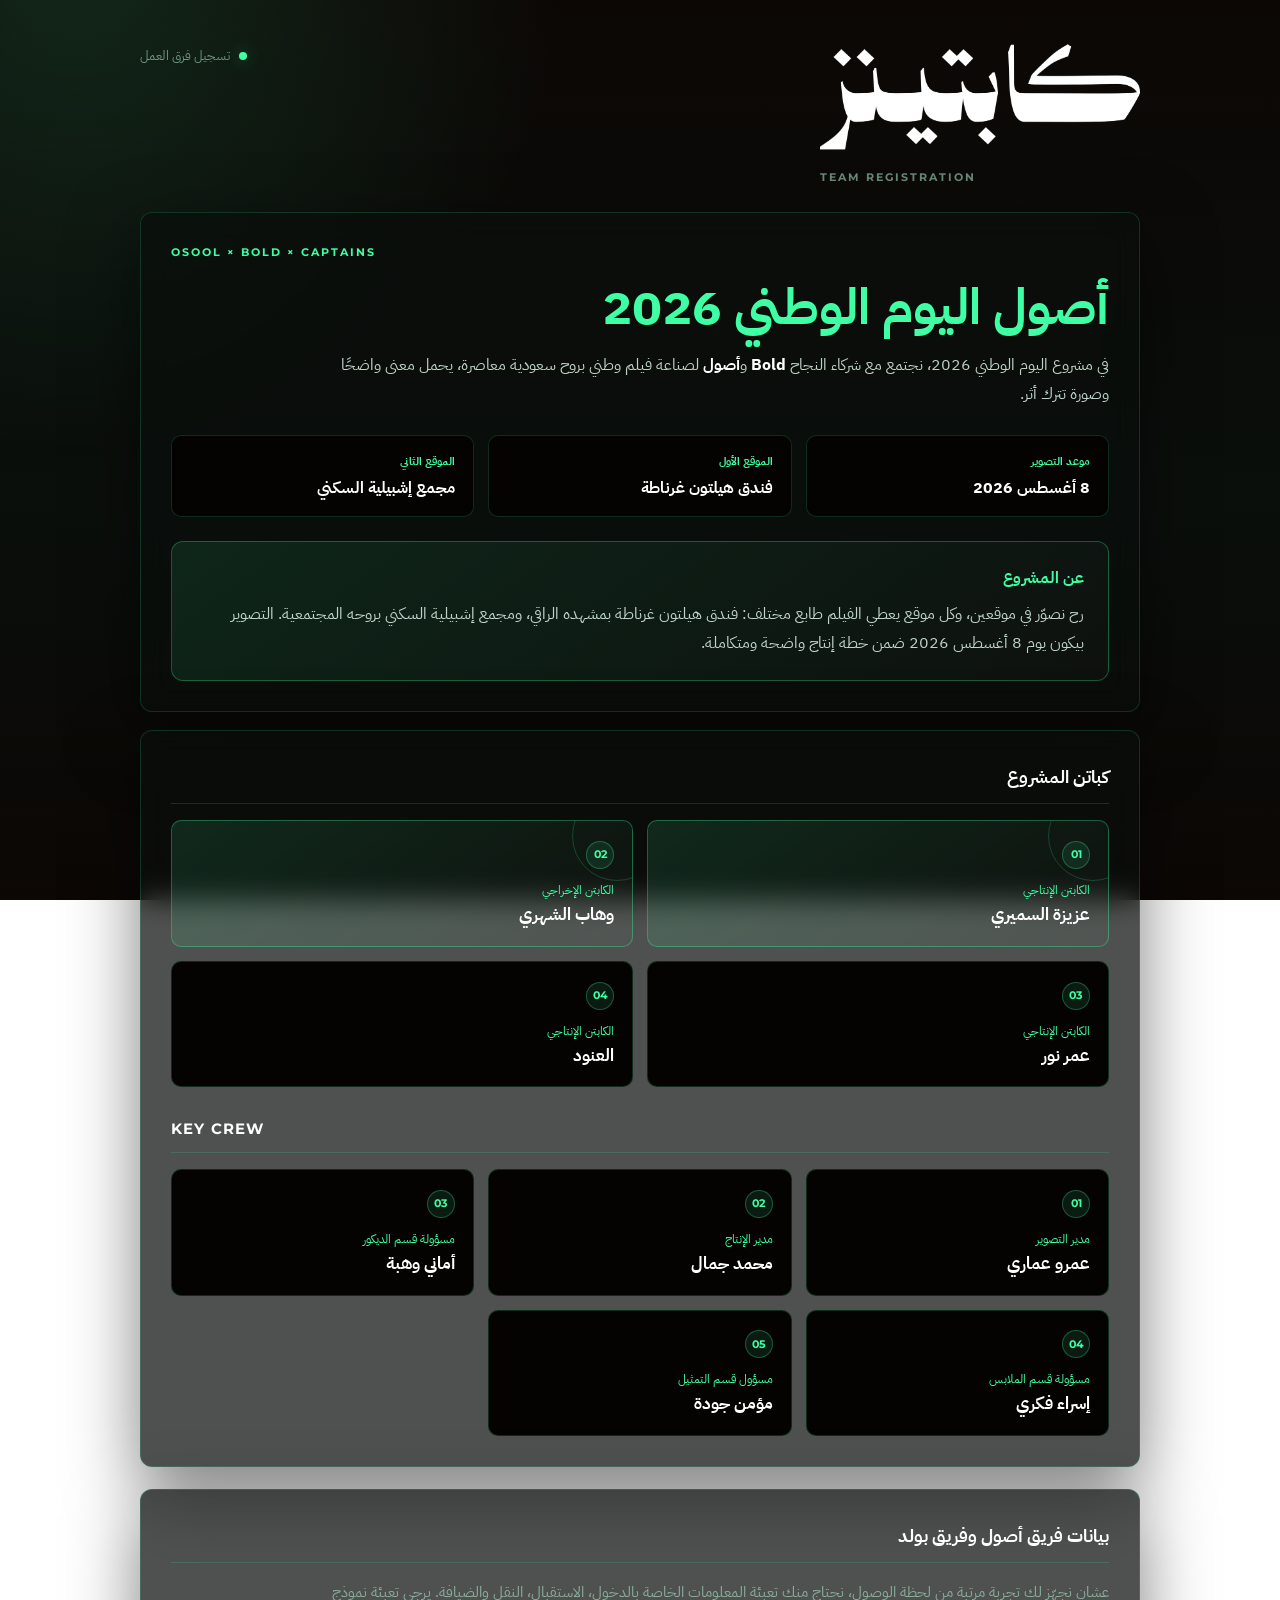
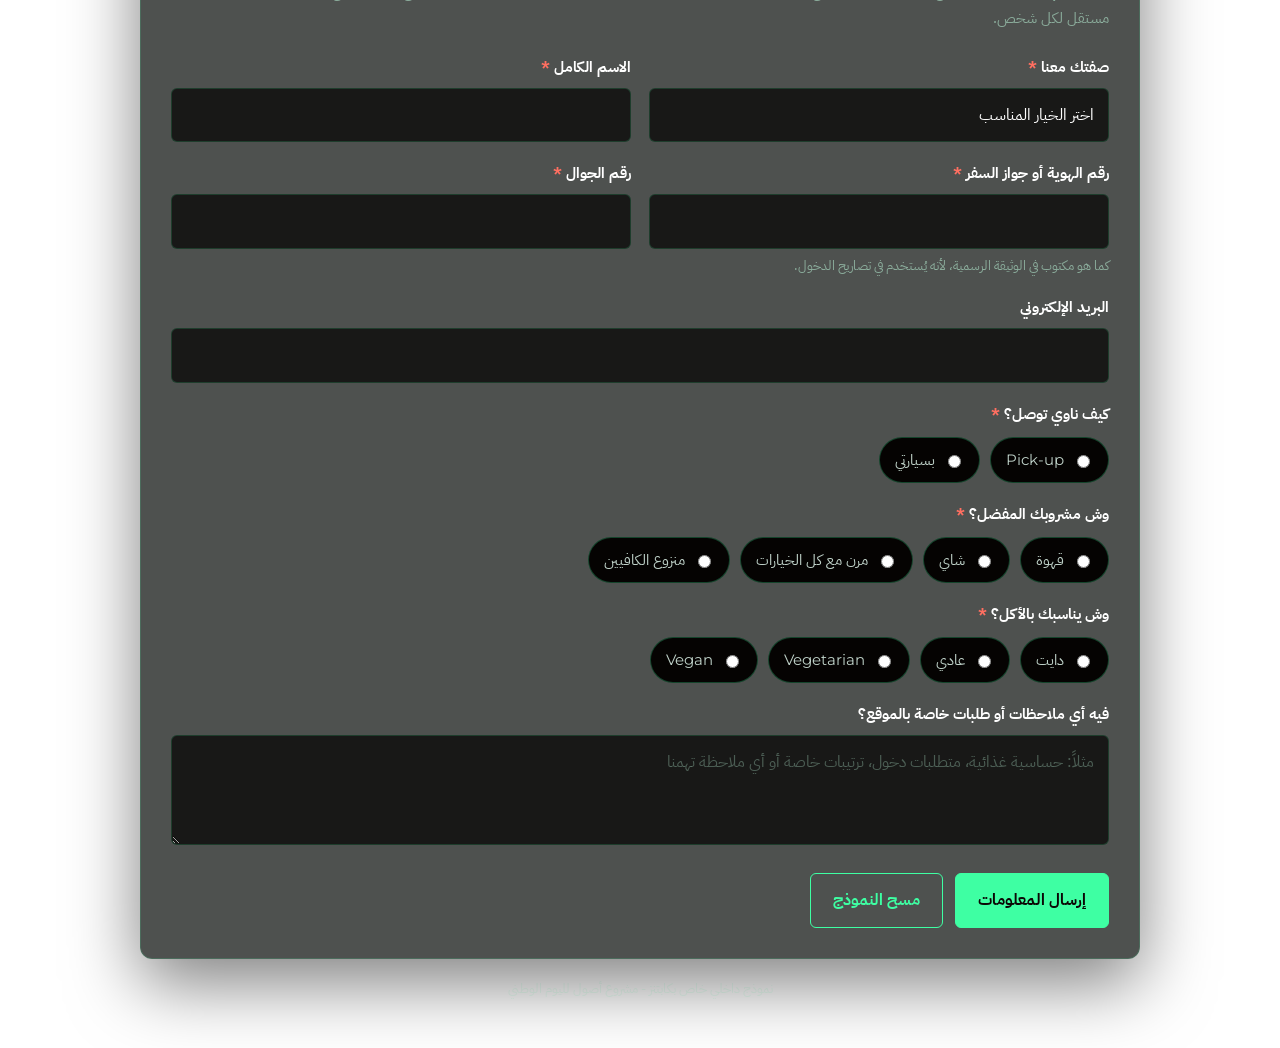
<file: osool/Guests/index.html>
<!DOCTYPE html>
<html lang="ar" dir="rtl">
<head>
  <meta charset="UTF-8" />
  <meta name="viewport" content="width=device-width, initial-scale=1.0" />
  <!-- Unlisted form, shared by link only: keep it out of search indexes. -->
  <meta name="robots" content="noindex, nofollow" />
  <title>كابتنز | فريق أصول وفريق بولد – اليوم الوطني 2026</title>
  <style>
    @import url('https://fonts.googleapis.com/css2?family=IBM+Plex+Sans+Arabic:wght@400;500;600;700&family=Montserrat:wght@500;700;800;900&display=swap');

    /* Palette lifted from the live site (index.html / v2/assets/css/main.css).
       Arabic body text uses IBM Plex Sans Arabic rather than the site's
       --arabic stack: DIN Next LT Arabic is never actually served, so that
       stack resolves to Tahoma on virtually every device. */
    :root{
      --mint:#3EFFA3;
      --mint-dim:rgba(62,255,163,.55);
      --mint-glow:rgba(62,255,163,.35);
      --black:#0C0705;
      --black-pure:#050302;
      --white:#fff;
      --soft:rgba(232,255,244,.82);
      --muted:rgba(194,255,224,.52);
      --faint:rgba(194,255,224,.30);
      --line:rgba(62,255,163,.16);
      --line-soft:rgba(255,255,255,.08);
      --panel:rgba(10,14,12,.72);
      --field:rgba(5,3,2,.72);
      --danger:#ff6f61;
      --danger-soft:#ff9a90;
      --ease:cubic-bezier(.19,1,.22,1);
      --shadow:0 24px 70px rgba(0,0,0,.5);
    }

    *{box-sizing:border-box}

    body{
      margin:0;
      font-family:'IBM Plex Sans Arabic',Tahoma,Arial,sans-serif;
      /* Arabic is cursive: any tracking breaks glyph joining. */
      letter-spacing:0;
      background:
        radial-gradient(circle at 6% -4%, rgba(62,255,163,.13), transparent 32%),
        linear-gradient(180deg,#0C0705 0%,#0a0f0c 55%,#0C0705 100%);
      background-attachment:fixed;
      color:var(--soft);
      line-height:1.8;
      -webkit-font-smoothing:antialiased;
    }

    /* Latin runs get the site's Montserrat treatment. Scoped, so tracking and
       uppercase never touch Arabic. */
    .latin{
      font-family:'Montserrat','Helvetica Neue',Arial,sans-serif;
      direction:ltr;
      unicode-bidi:isolate;
    }

    .wrap{width:min(1000px,92%);margin:36px auto 48px}

    /* ---------- brand bar ---------- */
    .brandbar{display:flex;align-items:flex-start;justify-content:space-between;gap:18px;margin-bottom:24px}
    .brand{display:flex;flex-direction:column;gap:10px;min-width:0}
    .logo-image{display:block;width:min(320px,72vw);height:auto}
    .brandtag{
      margin:0;color:var(--muted);font-size:11px;font-weight:700;
      letter-spacing:.18em;text-transform:uppercase
    }
    .status{
      display:flex;align-items:center;gap:9px;color:var(--muted);
      font-size:13px;white-space:nowrap;padding-top:8px
    }
    .status .dot{
      width:8px;height:8px;border-radius:50%;background:var(--mint);
      box-shadow:0 0 16px var(--mint-glow);flex:none
    }

    /* ---------- shared panel ---------- */
    .panel{
      background:var(--panel);
      border:1px solid var(--line);
      border-radius:12px;
      box-shadow:var(--shadow);
      backdrop-filter:blur(14px);
      padding:30px;
    }

    .eyebrow{
      margin:0 0 14px;color:var(--mint);font-size:11px;font-weight:700;
      letter-spacing:.18em;text-transform:uppercase
    }

    h1{
      margin:0 0 12px;color:var(--mint);
      font-size:clamp(28px,4vw,50px);font-weight:700;
      /* Arabic needs room for marks — no .92 line-height, no negative tracking. */
      line-height:1.25;letter-spacing:0
    }

    .subtitle{margin:0;color:var(--soft);max-width:780px;font-size:16px}
    .subtitle strong{color:var(--white);font-weight:700}

    /* ---------- project facts ---------- */
    .facts{
      display:grid;grid-template-columns:repeat(3,minmax(0,1fr));
      gap:14px;margin:26px 0 24px
    }
    .fact{
      background:var(--black-pure);border:1px solid var(--line);
      border-radius:10px;padding:16px 18px
    }
    .fact-kicker{
      display:block;margin-bottom:4px;color:var(--mint);
      font-size:11px;font-weight:700;letter-spacing:0
    }
    .fact-value{color:var(--white);font-size:16px;font-weight:700;line-height:1.5}

    .brief{
      background:linear-gradient(145deg,rgba(62,255,163,.10),rgba(255,255,255,.02));
      border:1px solid rgba(62,255,163,.28);
      border-radius:12px;padding:22px 24px
    }
    .brief h3{margin:0 0 8px;color:var(--mint);font-size:16px;font-weight:700}
    .brief p{margin:0;color:var(--soft)}

    /* ---------- crew ---------- */
    .section-title{
      margin:0 0 16px;padding-bottom:10px;border-bottom:1px solid var(--line);
      color:var(--white);font-size:18px;font-weight:700
    }
    .section-title.latin{letter-spacing:.08em;text-transform:uppercase;font-size:15px}

    .crew-block{margin-top:18px}
    .crew-block + .crew-block{margin-top:26px}
    .crew-grid{display:grid;gap:14px}
    .crew-grid.captains{grid-template-columns:repeat(2,minmax(0,1fr))}
    .crew-grid.key{grid-template-columns:repeat(3,minmax(0,1fr))}

    .crew-card{
      background:var(--black-pure);border:1px solid var(--line);
      border-radius:10px;padding:18px;position:relative;overflow:hidden
    }
    .crew-card.featured{
      background:linear-gradient(145deg,rgba(62,255,163,.12),rgba(255,255,255,.02));
      border-color:rgba(62,255,163,.32)
    }
    .crew-card.featured:before{
      content:"";position:absolute;width:88px;height:88px;
      border:1px solid rgba(62,255,163,.20);border-radius:50%;
      inset-inline-start:-30px;top:-30px
    }
    .crew-index{
      display:inline-grid;place-items:center;width:28px;height:28px;
      margin-bottom:12px;border-radius:50%;
      background:rgba(62,255,163,.10);border:1px solid rgba(62,255,163,.28);
      color:var(--mint);font-size:11px;font-weight:700;
      font-family:'Montserrat',Arial,sans-serif
    }
    .crew-label{margin-bottom:3px;color:var(--mint);font-size:12px;line-height:1.5}
    .crew-name{color:var(--white);font-size:17px;font-weight:700;line-height:1.5}

    /* ---------- form ---------- */
    form{margin-top:22px}
    .form-lead{margin:0 0 22px;color:var(--muted);font-size:14.5px;max-width:780px}

    .grid{display:grid;grid-template-columns:repeat(2,minmax(0,1fr));gap:18px}
    .field{display:flex;flex-direction:column;gap:7px}
    .full{grid-column:1/-1}
    label{color:var(--white);font-size:15px;font-weight:700}
    .req{color:var(--danger)}
    .hint{color:var(--muted);font-size:12.5px;line-height:1.6}

    input,select,textarea{
      width:100%;padding:12px 14px;
      border:1px solid var(--line);border-radius:6px;
      background:var(--field);color:var(--white);
      font:inherit;letter-spacing:0;outline:none;
      transition:border-color .2s ease,box-shadow .2s ease
    }
    input::placeholder,textarea::placeholder{color:var(--faint)}
    input:focus,select:focus,textarea:focus{
      border-color:var(--mint);box-shadow:0 0 0 3px rgba(62,255,163,.18)
    }
    textarea{min-height:110px;resize:vertical}
    select{appearance:none;background-image:none}

    /* radio pills */
    .choices{display:flex;flex-wrap:wrap;gap:10px;padding-top:2px}
    .pill{
      display:inline-flex;align-items:center;gap:8px;
      padding:9px 15px;border:1px solid rgba(62,255,163,.26);border-radius:999px;
      background:var(--black-pure);color:var(--soft);
      font-size:14.5px;font-weight:400;cursor:pointer;
      transition:border-color .2s ease,background .2s ease,color .2s ease
    }
    .pill:hover{border-color:var(--mint-dim);color:var(--white)}
    .pill input{width:auto;padding:0;accent-color:var(--mint);cursor:pointer}
    .pill:has(input:checked){
      border-color:var(--mint);background:rgba(62,255,163,.12);color:var(--white)
    }
    .pill:focus-within{box-shadow:0 0 0 3px rgba(62,255,163,.18)}

    .hidden{display:none !important}

    /* ---------- buttons ---------- */
    .actions{display:flex;gap:12px;flex-wrap:wrap;margin-top:28px}
    button{
      min-height:46px;padding:12px 22px;border-radius:6px;
      font:inherit;font-weight:700;letter-spacing:0;cursor:pointer;
      transition:background .25s ease,color .25s ease,transform .25s var(--ease),box-shadow .25s ease
    }
    .primary{
      border:1px solid var(--mint);background:var(--mint);color:var(--black)
    }
    .primary:hover:not(:disabled){transform:translateY(-2px);box-shadow:0 10px 30px var(--mint-glow)}
    .primary:disabled{opacity:.55;cursor:progress}
    .secondary{
      border:1px solid var(--mint);background:transparent;color:var(--mint)
    }
    .secondary:hover{background:var(--mint);color:var(--black);transform:translateY(-2px)}

    /* ---------- messages ---------- */
    .message{display:none;margin-top:18px;padding:13px 16px;border-radius:8px;font-weight:700;font-size:14.5px}
    .message.ok{display:block;background:rgba(62,255,163,.10);border:1px solid rgba(62,255,163,.35);color:var(--mint)}
    .message.error{display:block;background:rgba(255,111,97,.10);border:1px solid rgba(255,111,97,.38);color:var(--danger-soft)}

    /* ---------- thanks ---------- */
    .thanks{display:none;text-align:center;position:relative;overflow:hidden;padding:46px 34px}
    .thanks.show{display:block;animation:rise .45s ease both}
    .thanks:before{content:"";position:absolute;inset:0 auto auto 0;width:200px;height:5px;background:var(--mint)}
    @keyframes rise{from{opacity:0;transform:translateY(14px)}to{opacity:1;transform:none}}
    .thanks-mark{
      width:74px;height:74px;margin:6px auto 20px;border-radius:50%;
      display:flex;align-items:center;justify-content:center;
      background:var(--mint);color:var(--black);font-size:36px;font-weight:800;line-height:1;
      box-shadow:0 0 44px var(--mint-glow)
    }
    .thanks h2{margin:0 0 12px;color:var(--mint);font-size:clamp(24px,3.4vw,32px);font-weight:700;line-height:1.3}
    .thanks-lead{margin:0 auto 8px;max-width:540px;color:var(--white);font-size:17px}
    .thanks-note{margin:0 auto;max-width:540px;color:var(--muted);font-size:14px}
    .thanks-social{
      margin:30px auto 0;padding:22px 18px;max-width:520px;
      border:1px solid var(--line);border-radius:12px;background:var(--black-pure)
    }
    .thanks-social p{margin:0 0 14px;color:var(--soft);font-weight:700;font-size:15px}
    .ig-link{
      display:inline-flex;align-items:center;gap:9px;padding:11px 22px;border-radius:999px;
      border:1px solid var(--mint);background:transparent;color:var(--mint);
      text-decoration:none;font-weight:700;font-size:14.5px;direction:ltr;
      transition:background .25s ease,color .25s ease,transform .25s var(--ease)
    }
    .ig-link:hover{background:var(--mint);color:var(--black);transform:translateY(-2px)}
    .ig-link svg{width:18px;height:18px;flex:none}
    .thanks .again{margin-top:26px}

    .footer{margin-top:18px;text-align:center;color:var(--faint);font-size:13px}

    @media(max-width:820px){
      .crew-grid.key{grid-template-columns:repeat(2,minmax(0,1fr))}
    }
    @media(max-width:700px){
      .wrap{margin-top:22px}
      .brandbar{flex-direction:column;align-items:flex-start}
      .status{white-space:normal;padding-top:0}
      .panel{padding:22px}
      .facts,.grid,.crew-grid.captains,.crew-grid.key{grid-template-columns:1fr}
      .full{grid-column:auto}
      .logo-image{width:min(270px,80vw)}
      .thanks{padding:34px 22px}
      .actions button{flex:1 1 100%}
    }
  </style>
</head>
<body>
  <div class="wrap">
    <header class="brandbar">
      <div class="brand">
        <!-- Absolute path: reuses the logo already shipped for the crew form. -->
        <img class="logo-image" src="/osool/captains-logo-ar-white.png" alt="كابتنز" />
        <p class="brandtag latin">Team Registration</p>
      </div>
      <div class="status"><span class="dot"></span><span>تسجيل فرق العمل</span></div>
    </header>

    <main id="formView">
      <section class="panel hero">
        <p class="eyebrow latin">Osool &times; Bold &times; Captains</p>
        <h1>أصول اليوم الوطني 2026</h1>
        <p class="subtitle">في مشروع اليوم الوطني 2026، نجتمع مع شركاء النجاح <strong>Bold</strong> و<strong>أصول</strong> لصناعة فيلم وطني بروح سعودية معاصرة، يحمل معنى واضحًا وصورة تترك أثر.</p>

        <div class="facts">
          <div class="fact">
            <span class="fact-kicker">موعد التصوير</span>
            <div class="fact-value">8 أغسطس 2026</div>
          </div>
          <div class="fact">
            <span class="fact-kicker">الموقع الأول</span>
            <div class="fact-value">فندق هيلتون غرناطة</div>
          </div>
          <div class="fact">
            <span class="fact-kicker">الموقع الثاني</span>
            <div class="fact-value">مجمع إشبيلية السكني</div>
          </div>
        </div>

        <div class="brief">
          <h3>عن المشروع</h3>
          <p>رح نصوّر في موقعين، وكل موقع يعطي الفيلم طابع مختلف: فندق هيلتون غرناطة بمشهده الراقي، ومجمع إشبيلية السكني بروحه المجتمعية. التصوير بيكون يوم 8 أغسطس 2026 ضمن خطة إنتاج واضحة ومتكاملة.</p>
        </div>
      </section>

      <section class="panel crew-block" style="margin-top:18px">
        <h2 class="section-title">كباتن المشروع</h2>
        <div class="crew-grid captains">
          <div class="crew-card featured">
            <div class="crew-index latin">01</div>
            <div class="crew-label">الكابتن الإنتاجي</div>
            <div class="crew-name">عزيزة السميري</div>
          </div>
          <div class="crew-card featured">
            <div class="crew-index latin">02</div>
            <div class="crew-label">الكابتن الإخراجي</div>
            <div class="crew-name">وهاب الشهري</div>
          </div>
          <div class="crew-card">
            <div class="crew-index latin">03</div>
            <div class="crew-label">الكابتن الإنتاجي</div>
            <div class="crew-name">عمر نور</div>
          </div>
          <div class="crew-card">
            <div class="crew-index latin">04</div>
            <div class="crew-label">الكابتن الإنتاجي</div>
            <div class="crew-name">العنود</div>
          </div>
        </div>

        <h2 class="section-title latin" style="margin-top:28px">Key Crew</h2>
        <div class="crew-grid key">
          <div class="crew-card">
            <div class="crew-index latin">01</div>
            <div class="crew-label">مدير التصوير</div>
            <div class="crew-name">عمرو عماري</div>
          </div>
          <div class="crew-card">
            <div class="crew-index latin">02</div>
            <div class="crew-label">مدير الإنتاج</div>
            <div class="crew-name">محمد جمال</div>
          </div>
          <div class="crew-card">
            <div class="crew-index latin">03</div>
            <div class="crew-label">مسؤولة قسم الديكور</div>
            <div class="crew-name">أماني وهبة</div>
          </div>
          <div class="crew-card">
            <div class="crew-index latin">04</div>
            <div class="crew-label">مسؤولة قسم الملابس</div>
            <div class="crew-name">إسراء فكري</div>
          </div>
          <div class="crew-card">
            <div class="crew-index latin">05</div>
            <div class="crew-label">مسؤول قسم التمثيل</div>
            <div class="crew-name">مؤمن جودة</div>
          </div>
        </div>
      </section>

      <form class="panel" id="teamsForm">
        <h2 class="section-title">بيانات فريق أصول وفريق بولد</h2>
        <p class="form-lead">عشان نجهّز لك تجربة مرتبة من لحظة الوصول، نحتاج منك تعبئة المعلومات الخاصة بالدخول، الاستقبال، النقل والضيافة. يرجى تعبئة نموذج مستقل لكل شخص.</p>

        <div class="grid">
          <div class="field">
            <label for="visitorType">صفتك معنا <span class="req">*</span></label>
            <select id="visitorType" name="visitor_type" required>
              <option value="">اختر الخيار المناسب</option>
              <option>فريق أصول</option>
              <option>فريق بولد</option>
            </select>
          </div>

          <div class="field">
            <label for="fullName">الاسم الكامل <span class="req">*</span></label>
            <input id="fullName" name="full_name" autocomplete="name" required />
          </div>

          <div class="field">
            <label for="idNumber">رقم الهوية أو جواز السفر <span class="req">*</span></label>
            <input id="idNumber" name="id_number" required />
            <span class="hint">كما هو مكتوب في الوثيقة الرسمية، لأنه يُستخدم في تصاريح الدخول.</span>
          </div>

          <div class="field">
            <label for="mobile">رقم الجوال <span class="req">*</span></label>
            <input id="mobile" name="mobile" type="tel" inputmode="tel" autocomplete="tel" required />
          </div>

          <div class="field full">
            <label for="email">البريد الإلكتروني</label>
            <input id="email" name="email" type="email" autocomplete="email" />
          </div>

          <div class="field full">
            <label>كيف ناوي توصل؟ <span class="req">*</span></label>
            <div class="choices">
              <label class="pill"><input type="radio" name="arrival" value="Pick-up" required /><span class="latin">Pick-up</span></label>
              <label class="pill"><input type="radio" name="arrival" value="بسيارتي" /><span>بسيارتي</span></label>
            </div>
          </div>

          <div class="field full hidden" id="pickupLocationField">
            <label for="pickupLocation">موقع الاستلام / <span class="latin">Location Link</span> <span class="req">*</span></label>
            <input id="pickupLocation" name="pickup_location" placeholder="حط رابط الموقع أو اكتب العنوان بشكل واضح" />
          </div>

          <div class="field hidden" id="plateField">
            <label for="plateNumber">رقم اللوحة <span class="req">*</span></label>
            <input id="plateNumber" name="plate_number" />
          </div>

          <div class="field hidden" id="carTypeField">
            <label for="carType">نوع السيارة <span class="req">*</span></label>
            <input id="carType" name="car_type" placeholder="مثال: SUV، سيدان" />
          </div>

          <div class="field full">
            <label>وش مشروبك المفضل؟ <span class="req">*</span></label>
            <div class="choices">
              <label class="pill"><input type="radio" name="drink" value="قهوة" required /><span>قهوة</span></label>
              <label class="pill"><input type="radio" name="drink" value="شاي" /><span>شاي</span></label>
              <label class="pill"><input type="radio" name="drink" value="مرن مع كل الخيارات" /><span>مرن مع كل الخيارات</span></label>
              <label class="pill"><input type="radio" name="drink" value="منزوع الكافيين" /><span>منزوع الكافيين</span></label>
            </div>
          </div>

          <div class="field full">
            <label>وش يناسبك بالأكل؟ <span class="req">*</span></label>
            <div class="choices">
              <label class="pill"><input type="radio" name="food" value="دايت" required /><span>دايت</span></label>
              <label class="pill"><input type="radio" name="food" value="عادي" /><span>عادي</span></label>
              <label class="pill"><input type="radio" name="food" value="Vegetarian" /><span class="latin">Vegetarian</span></label>
              <label class="pill"><input type="radio" name="food" value="Vegan" /><span class="latin">Vegan</span></label>
            </div>
          </div>

          <div class="field full">
            <label for="specialRequests">فيه أي ملاحظات أو طلبات خاصة بالموقع؟</label>
            <textarea id="specialRequests" name="special_requests" placeholder="مثلاً: حساسية غذائية، متطلبات دخول، ترتيبات خاصة أو أي ملاحظة تهمنا"></textarea>
          </div>
        </div>

        <div class="actions">
          <button class="primary" id="submitButton" type="submit">إرسال المعلومات</button>
          <button class="secondary" type="reset">مسح النموذج</button>
        </div>

        <div id="formMessage" class="message" role="status" aria-live="polite"></div>
      </form>
    </main>

    <section class="panel thanks" id="thankYou" role="status" aria-live="polite" tabindex="-1">
      <div class="thanks-mark" aria-hidden="true">✓</div>
      <h2>يعطيك العافية</h2>
      <p class="thanks-lead">استلمنا كافة معلوماتك بنجاح.</p>
      <p class="thanks-note">بنزوّدك بأوقات العمل وتفاصيل السائق في حال اخترت خدمة الـ<span class="latin">Pick-up</span>.</p>

      <div class="thanks-social">
        <p>تابعنا على انستقرام</p>
        <a class="ig-link" href="https://www.instagram.com/captains_film/" target="_blank" rel="noopener noreferrer">
          <svg viewBox="0 0 24 24" fill="none" stroke="currentColor" stroke-width="2" stroke-linecap="round" stroke-linejoin="round" aria-hidden="true">
            <rect x="2" y="2" width="20" height="20" rx="5" ry="5"></rect>
            <path d="M16 11.37A4 4 0 1 1 12.63 8 4 4 0 0 1 16 11.37z"></path>
            <line x1="17.5" y1="6.5" x2="17.51" y2="6.5"></line>
          </svg>
          <span>@captains_film</span>
        </a>
      </div>

      <div class="again">
        <button class="secondary" type="button" id="newEntryButton">تسجيل شخص آخر</button>
      </div>
    </section>

    <p class="footer">نموذج داخلي خاص بكابتنز - مشروع أصول لليوم الوطني</p>
  </div>

  <script src="./guests.js"></script>
</body>
</html>
</file>
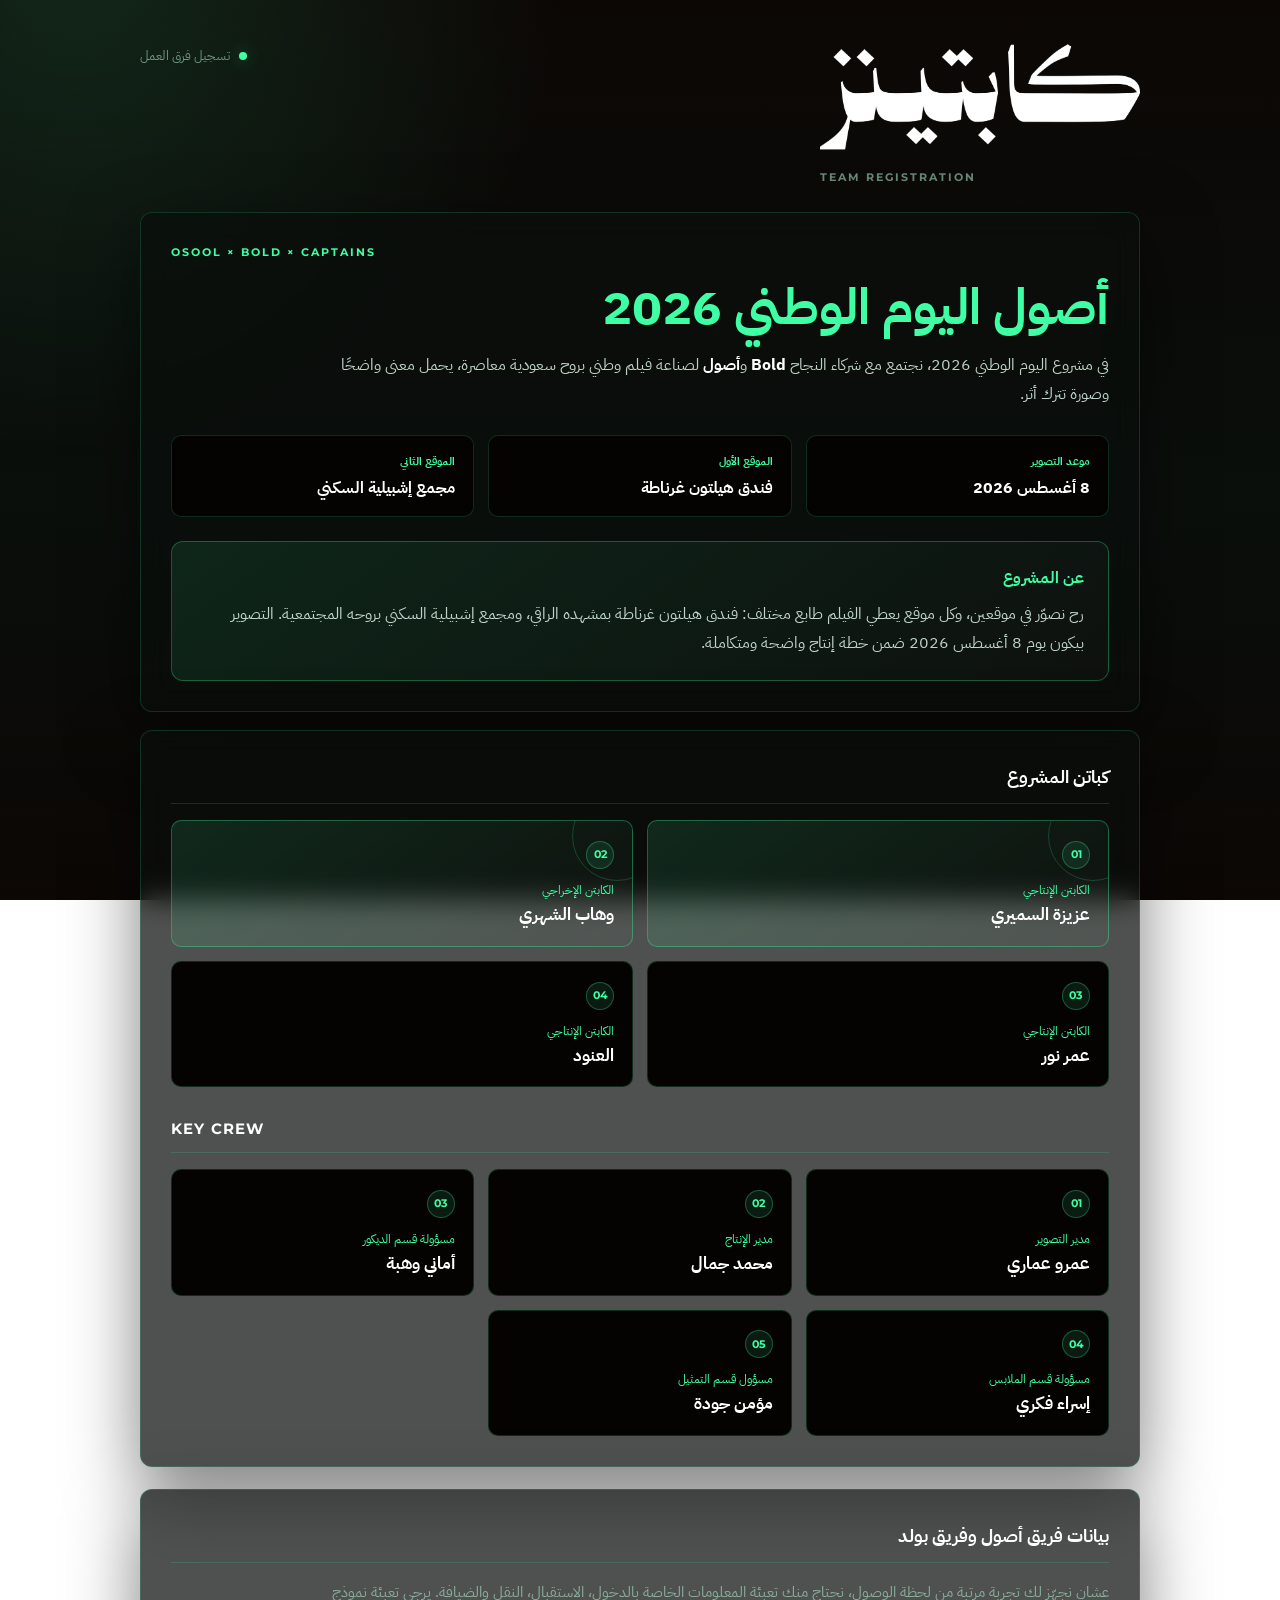
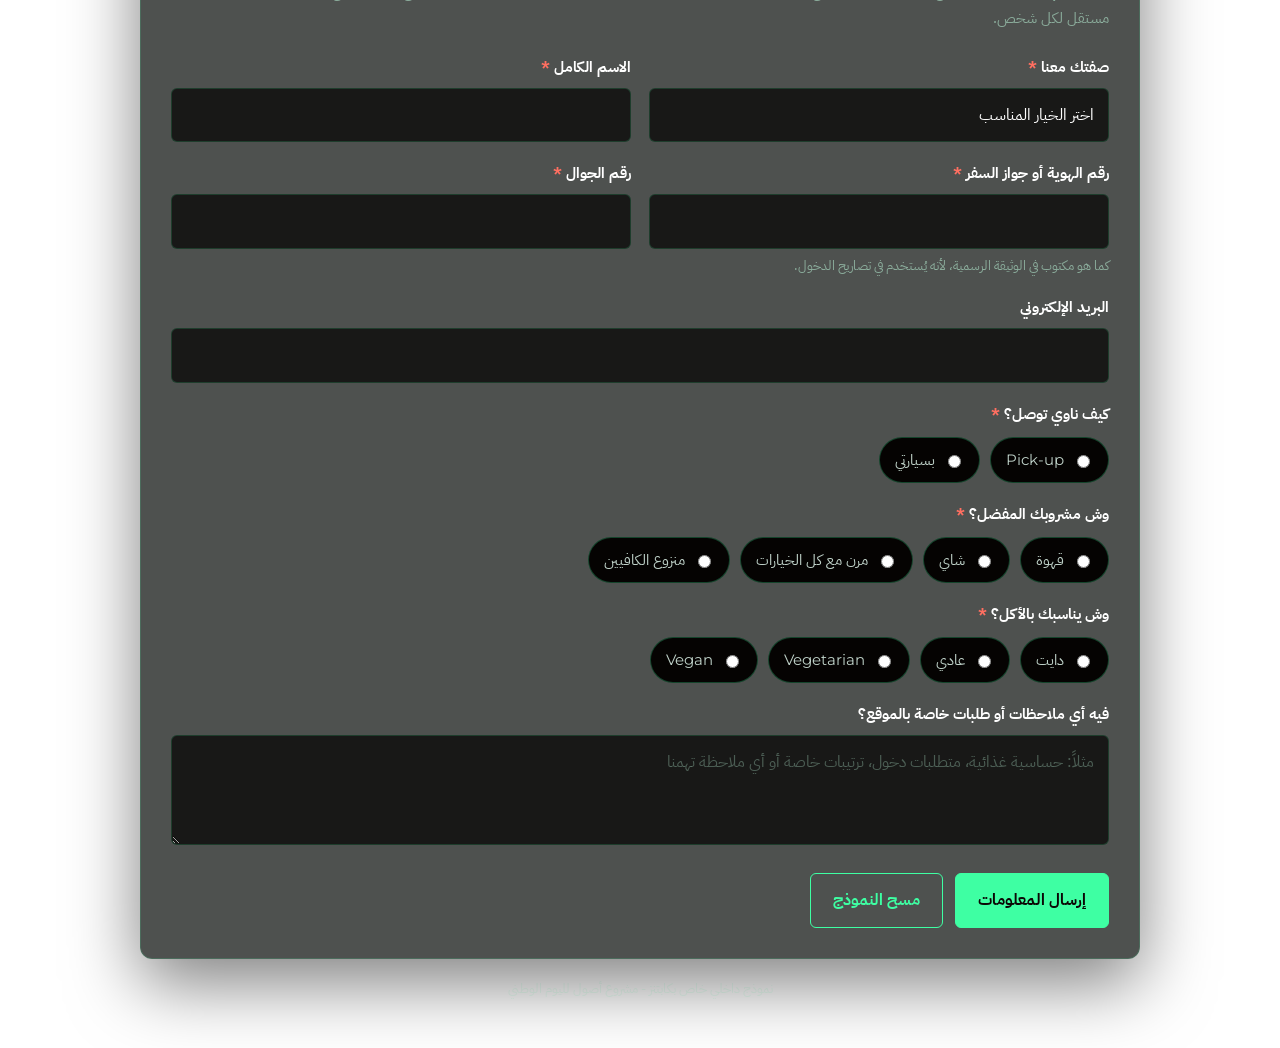
<file: osool/teams/index.html>
<!DOCTYPE html>
<html lang="ar" dir="rtl">
<head>
  <meta charset="UTF-8" />
  <meta name="viewport" content="width=device-width, initial-scale=1.0" />
  <!-- Unlisted form, shared by link only: keep it out of search indexes. -->
  <meta name="robots" content="noindex, nofollow" />
  <title>كابتنز | فريق أصول وفريق بولد – اليوم الوطني 2026</title>
  <style>
    @import url('https://fonts.googleapis.com/css2?family=IBM+Plex+Sans+Arabic:wght@400;500;600;700&family=Montserrat:wght@500;700;800;900&display=swap');

    /* Palette lifted from the live site (index.html / v2/assets/css/main.css).
       Arabic body text uses IBM Plex Sans Arabic rather than the site's
       --arabic stack: DIN Next LT Arabic is never actually served, so that
       stack resolves to Tahoma on virtually every device. */
    :root{
      --mint:#3EFFA3;
      --mint-dim:rgba(62,255,163,.55);
      --mint-glow:rgba(62,255,163,.35);
      --black:#0C0705;
      --black-pure:#050302;
      --white:#fff;
      --soft:rgba(232,255,244,.82);
      --muted:rgba(194,255,224,.52);
      --faint:rgba(194,255,224,.30);
      --line:rgba(62,255,163,.16);
      --line-soft:rgba(255,255,255,.08);
      --panel:rgba(10,14,12,.72);
      --field:rgba(5,3,2,.72);
      --danger:#ff6f61;
      --danger-soft:#ff9a90;
      --ease:cubic-bezier(.19,1,.22,1);
      --shadow:0 24px 70px rgba(0,0,0,.5);
    }

    *{box-sizing:border-box}

    body{
      margin:0;
      font-family:'IBM Plex Sans Arabic',Tahoma,Arial,sans-serif;
      /* Arabic is cursive: any tracking breaks glyph joining. */
      letter-spacing:0;
      background:
        radial-gradient(circle at 6% -4%, rgba(62,255,163,.13), transparent 32%),
        linear-gradient(180deg,#0C0705 0%,#0a0f0c 55%,#0C0705 100%);
      background-attachment:fixed;
      color:var(--soft);
      line-height:1.8;
      -webkit-font-smoothing:antialiased;
    }

    /* Latin runs get the site's Montserrat treatment. Scoped, so tracking and
       uppercase never touch Arabic. */
    .latin{
      font-family:'Montserrat','Helvetica Neue',Arial,sans-serif;
      direction:ltr;
      unicode-bidi:isolate;
    }

    .wrap{width:min(1000px,92%);margin:36px auto 48px}

    /* ---------- brand bar ---------- */
    .brandbar{display:flex;align-items:flex-start;justify-content:space-between;gap:18px;margin-bottom:24px}
    .brand{display:flex;flex-direction:column;gap:10px;min-width:0}
    .logo-image{display:block;width:min(320px,72vw);height:auto}
    .brandtag{
      margin:0;color:var(--muted);font-size:11px;font-weight:700;
      letter-spacing:.18em;text-transform:uppercase
    }
    .status{
      display:flex;align-items:center;gap:9px;color:var(--muted);
      font-size:13px;white-space:nowrap;padding-top:8px
    }
    .status .dot{
      width:8px;height:8px;border-radius:50%;background:var(--mint);
      box-shadow:0 0 16px var(--mint-glow);flex:none
    }

    /* ---------- shared panel ---------- */
    .panel{
      background:var(--panel);
      border:1px solid var(--line);
      border-radius:12px;
      box-shadow:var(--shadow);
      backdrop-filter:blur(14px);
      padding:30px;
    }

    .eyebrow{
      margin:0 0 14px;color:var(--mint);font-size:11px;font-weight:700;
      letter-spacing:.18em;text-transform:uppercase
    }

    h1{
      margin:0 0 12px;color:var(--mint);
      font-size:clamp(28px,4vw,50px);font-weight:700;
      /* Arabic needs room for marks — no .92 line-height, no negative tracking. */
      line-height:1.25;letter-spacing:0
    }

    .subtitle{margin:0;color:var(--soft);max-width:780px;font-size:16px}
    .subtitle strong{color:var(--white);font-weight:700}

    /* ---------- project facts ---------- */
    .facts{
      display:grid;grid-template-columns:repeat(3,minmax(0,1fr));
      gap:14px;margin:26px 0 24px
    }
    .fact{
      background:var(--black-pure);border:1px solid var(--line);
      border-radius:10px;padding:16px 18px
    }
    .fact-kicker{
      display:block;margin-bottom:4px;color:var(--mint);
      font-size:11px;font-weight:700;letter-spacing:0
    }
    .fact-value{color:var(--white);font-size:16px;font-weight:700;line-height:1.5}

    .brief{
      background:linear-gradient(145deg,rgba(62,255,163,.10),rgba(255,255,255,.02));
      border:1px solid rgba(62,255,163,.28);
      border-radius:12px;padding:22px 24px
    }
    .brief h3{margin:0 0 8px;color:var(--mint);font-size:16px;font-weight:700}
    .brief p{margin:0;color:var(--soft)}

    /* ---------- crew ---------- */
    .section-title{
      margin:0 0 16px;padding-bottom:10px;border-bottom:1px solid var(--line);
      color:var(--white);font-size:18px;font-weight:700
    }
    .section-title.latin{letter-spacing:.08em;text-transform:uppercase;font-size:15px}

    .crew-block{margin-top:18px}
    .crew-block + .crew-block{margin-top:26px}
    .crew-grid{display:grid;gap:14px}
    .crew-grid.captains{grid-template-columns:repeat(2,minmax(0,1fr))}
    .crew-grid.key{grid-template-columns:repeat(3,minmax(0,1fr))}

    .crew-card{
      background:var(--black-pure);border:1px solid var(--line);
      border-radius:10px;padding:18px;position:relative;overflow:hidden
    }
    .crew-card.featured{
      background:linear-gradient(145deg,rgba(62,255,163,.12),rgba(255,255,255,.02));
      border-color:rgba(62,255,163,.32)
    }
    .crew-card.featured:before{
      content:"";position:absolute;width:88px;height:88px;
      border:1px solid rgba(62,255,163,.20);border-radius:50%;
      inset-inline-start:-30px;top:-30px
    }
    .crew-index{
      display:inline-grid;place-items:center;width:28px;height:28px;
      margin-bottom:12px;border-radius:50%;
      background:rgba(62,255,163,.10);border:1px solid rgba(62,255,163,.28);
      color:var(--mint);font-size:11px;font-weight:700;
      font-family:'Montserrat',Arial,sans-serif
    }
    .crew-label{margin-bottom:3px;color:var(--mint);font-size:12px;line-height:1.5}
    .crew-name{color:var(--white);font-size:17px;font-weight:700;line-height:1.5}

    /* ---------- form ---------- */
    form{margin-top:22px}
    .form-lead{margin:0 0 22px;color:var(--muted);font-size:14.5px;max-width:780px}

    .grid{display:grid;grid-template-columns:repeat(2,minmax(0,1fr));gap:18px}
    .field{display:flex;flex-direction:column;gap:7px}
    .full{grid-column:1/-1}
    label{color:var(--white);font-size:15px;font-weight:700}
    .req{color:var(--danger)}
    .hint{color:var(--muted);font-size:12.5px;line-height:1.6}

    input,select,textarea{
      width:100%;padding:12px 14px;
      border:1px solid var(--line);border-radius:6px;
      background:var(--field);color:var(--white);
      font:inherit;letter-spacing:0;outline:none;
      transition:border-color .2s ease,box-shadow .2s ease
    }
    input::placeholder,textarea::placeholder{color:var(--faint)}
    input:focus,select:focus,textarea:focus{
      border-color:var(--mint);box-shadow:0 0 0 3px rgba(62,255,163,.18)
    }
    textarea{min-height:110px;resize:vertical}
    select{appearance:none;background-image:none}

    /* radio pills */
    .choices{display:flex;flex-wrap:wrap;gap:10px;padding-top:2px}
    .pill{
      display:inline-flex;align-items:center;gap:8px;
      padding:9px 15px;border:1px solid rgba(62,255,163,.26);border-radius:999px;
      background:var(--black-pure);color:var(--soft);
      font-size:14.5px;font-weight:400;cursor:pointer;
      transition:border-color .2s ease,background .2s ease,color .2s ease
    }
    .pill:hover{border-color:var(--mint-dim);color:var(--white)}
    .pill input{width:auto;padding:0;accent-color:var(--mint);cursor:pointer}
    .pill:has(input:checked){
      border-color:var(--mint);background:rgba(62,255,163,.12);color:var(--white)
    }
    .pill:focus-within{box-shadow:0 0 0 3px rgba(62,255,163,.18)}

    .hidden{display:none !important}

    /* ---------- buttons ---------- */
    .actions{display:flex;gap:12px;flex-wrap:wrap;margin-top:28px}
    button{
      min-height:46px;padding:12px 22px;border-radius:6px;
      font:inherit;font-weight:700;letter-spacing:0;cursor:pointer;
      transition:background .25s ease,color .25s ease,transform .25s var(--ease),box-shadow .25s ease
    }
    .primary{
      border:1px solid var(--mint);background:var(--mint);color:var(--black)
    }
    .primary:hover:not(:disabled){transform:translateY(-2px);box-shadow:0 10px 30px var(--mint-glow)}
    .primary:disabled{opacity:.55;cursor:progress}
    .secondary{
      border:1px solid var(--mint);background:transparent;color:var(--mint)
    }
    .secondary:hover{background:var(--mint);color:var(--black);transform:translateY(-2px)}

    /* ---------- messages ---------- */
    .message{display:none;margin-top:18px;padding:13px 16px;border-radius:8px;font-weight:700;font-size:14.5px}
    .message.ok{display:block;background:rgba(62,255,163,.10);border:1px solid rgba(62,255,163,.35);color:var(--mint)}
    .message.error{display:block;background:rgba(255,111,97,.10);border:1px solid rgba(255,111,97,.38);color:var(--danger-soft)}

    /* ---------- thanks ---------- */
    .thanks{display:none;text-align:center;position:relative;overflow:hidden;padding:46px 34px}
    .thanks.show{display:block;animation:rise .45s ease both}
    .thanks:before{content:"";position:absolute;inset:0 auto auto 0;width:200px;height:5px;background:var(--mint)}
    @keyframes rise{from{opacity:0;transform:translateY(14px)}to{opacity:1;transform:none}}
    .thanks-mark{
      width:74px;height:74px;margin:6px auto 20px;border-radius:50%;
      display:flex;align-items:center;justify-content:center;
      background:var(--mint);color:var(--black);font-size:36px;font-weight:800;line-height:1;
      box-shadow:0 0 44px var(--mint-glow)
    }
    .thanks h2{margin:0 0 12px;color:var(--mint);font-size:clamp(24px,3.4vw,32px);font-weight:700;line-height:1.3}
    .thanks-lead{margin:0 auto 8px;max-width:540px;color:var(--white);font-size:17px}
    .thanks-note{margin:0 auto;max-width:540px;color:var(--muted);font-size:14px}
    .thanks-social{
      margin:30px auto 0;padding:22px 18px;max-width:520px;
      border:1px solid var(--line);border-radius:12px;background:var(--black-pure)
    }
    .thanks-social p{margin:0 0 14px;color:var(--soft);font-weight:700;font-size:15px}
    .ig-link{
      display:inline-flex;align-items:center;gap:9px;padding:11px 22px;border-radius:999px;
      border:1px solid var(--mint);background:transparent;color:var(--mint);
      text-decoration:none;font-weight:700;font-size:14.5px;direction:ltr;
      transition:background .25s ease,color .25s ease,transform .25s var(--ease)
    }
    .ig-link:hover{background:var(--mint);color:var(--black);transform:translateY(-2px)}
    .ig-link svg{width:18px;height:18px;flex:none}
    .thanks .again{margin-top:26px}

    .footer{margin-top:18px;text-align:center;color:var(--faint);font-size:13px}

    @media(max-width:820px){
      .crew-grid.key{grid-template-columns:repeat(2,minmax(0,1fr))}
    }
    @media(max-width:700px){
      .wrap{margin-top:22px}
      .brandbar{flex-direction:column;align-items:flex-start}
      .status{white-space:normal;padding-top:0}
      .panel{padding:22px}
      .facts,.grid,.crew-grid.captains,.crew-grid.key{grid-template-columns:1fr}
      .full{grid-column:auto}
      .logo-image{width:min(270px,80vw)}
      .thanks{padding:34px 22px}
      .actions button{flex:1 1 100%}
    }
  </style>
</head>
<body>
  <div class="wrap">
    <header class="brandbar">
      <div class="brand">
        <!-- Absolute path: reuses the logo already shipped for the crew form. -->
        <img class="logo-image" src="/osool/captains-logo-ar-white.png" alt="كابتنز" />
        <p class="brandtag latin">Team Registration</p>
      </div>
      <div class="status"><span class="dot"></span><span>تسجيل فرق العمل</span></div>
    </header>

    <main id="formView">
      <section class="panel hero">
        <p class="eyebrow latin">Osool &times; Bold &times; Captains</p>
        <h1>أصول اليوم الوطني 2026</h1>
        <p class="subtitle">في مشروع اليوم الوطني 2026، نجتمع مع شركاء النجاح <strong>Bold</strong> و<strong>أصول</strong> لصناعة فيلم وطني بروح سعودية معاصرة، يحمل معنى واضحًا وصورة تترك أثر.</p>

        <div class="facts">
          <div class="fact">
            <span class="fact-kicker">موعد التصوير</span>
            <div class="fact-value">8 أغسطس 2026</div>
          </div>
          <div class="fact">
            <span class="fact-kicker">الموقع الأول</span>
            <div class="fact-value">فندق هيلتون غرناطة</div>
          </div>
          <div class="fact">
            <span class="fact-kicker">الموقع الثاني</span>
            <div class="fact-value">مجمع إشبيلية السكني</div>
          </div>
        </div>

        <div class="brief">
          <h3>عن المشروع</h3>
          <p>رح نصوّر في موقعين، وكل موقع يعطي الفيلم طابع مختلف: فندق هيلتون غرناطة بمشهده الراقي، ومجمع إشبيلية السكني بروحه المجتمعية. التصوير بيكون يوم 8 أغسطس 2026 ضمن خطة إنتاج واضحة ومتكاملة.</p>
        </div>
      </section>

      <section class="panel crew-block" style="margin-top:18px">
        <h2 class="section-title">كباتن المشروع</h2>
        <div class="crew-grid captains">
          <div class="crew-card featured">
            <div class="crew-index latin">01</div>
            <div class="crew-label">الكابتن الإنتاجي</div>
            <div class="crew-name">عزيزة السميري</div>
          </div>
          <div class="crew-card featured">
            <div class="crew-index latin">02</div>
            <div class="crew-label">الكابتن الإخراجي</div>
            <div class="crew-name">وهاب الشهري</div>
          </div>
          <div class="crew-card">
            <div class="crew-index latin">03</div>
            <div class="crew-label">الكابتن الإنتاجي</div>
            <div class="crew-name">عمر نور</div>
          </div>
          <div class="crew-card">
            <div class="crew-index latin">04</div>
            <div class="crew-label">الكابتن الإنتاجي</div>
            <div class="crew-name">العنود</div>
          </div>
        </div>

        <h2 class="section-title latin" style="margin-top:28px">Key Crew</h2>
        <div class="crew-grid key">
          <div class="crew-card">
            <div class="crew-index latin">01</div>
            <div class="crew-label">مدير التصوير</div>
            <div class="crew-name">عمرو عماري</div>
          </div>
          <div class="crew-card">
            <div class="crew-index latin">02</div>
            <div class="crew-label">مدير الإنتاج</div>
            <div class="crew-name">محمد جمال</div>
          </div>
          <div class="crew-card">
            <div class="crew-index latin">03</div>
            <div class="crew-label">مسؤولة قسم الديكور</div>
            <div class="crew-name">أماني وهبة</div>
          </div>
          <div class="crew-card">
            <div class="crew-index latin">04</div>
            <div class="crew-label">مسؤولة قسم الملابس</div>
            <div class="crew-name">إسراء فكري</div>
          </div>
          <div class="crew-card">
            <div class="crew-index latin">05</div>
            <div class="crew-label">مسؤول قسم التمثيل</div>
            <div class="crew-name">مؤمن جودة</div>
          </div>
        </div>
      </section>

      <form class="panel" id="teamsForm">
        <h2 class="section-title">بيانات فريق أصول وفريق بولد</h2>
        <p class="form-lead">عشان نجهّز لك تجربة مرتبة من لحظة الوصول، نحتاج منك تعبئة المعلومات الخاصة بالدخول، الاستقبال، النقل والضيافة. يرجى تعبئة نموذج مستقل لكل شخص.</p>

        <div class="grid">
          <div class="field">
            <label for="visitorType">صفتك معنا <span class="req">*</span></label>
            <select id="visitorType" name="visitor_type" required>
              <option value="">اختر الخيار المناسب</option>
              <option>فريق أصول</option>
              <option>فريق بولد</option>
            </select>
          </div>

          <div class="field">
            <label for="fullName">الاسم الكامل <span class="req">*</span></label>
            <input id="fullName" name="full_name" autocomplete="name" required />
          </div>

          <div class="field">
            <label for="idNumber">رقم الهوية أو جواز السفر <span class="req">*</span></label>
            <input id="idNumber" name="id_number" required />
            <span class="hint">كما هو مكتوب في الوثيقة الرسمية، لأنه يُستخدم في تصاريح الدخول.</span>
          </div>

          <div class="field">
            <label for="mobile">رقم الجوال <span class="req">*</span></label>
            <input id="mobile" name="mobile" type="tel" inputmode="tel" autocomplete="tel" required />
          </div>

          <div class="field full">
            <label for="email">البريد الإلكتروني</label>
            <input id="email" name="email" type="email" autocomplete="email" />
          </div>

          <div class="field full">
            <label>كيف ناوي توصل؟ <span class="req">*</span></label>
            <div class="choices">
              <label class="pill"><input type="radio" name="arrival" value="Pick-up" required /><span class="latin">Pick-up</span></label>
              <label class="pill"><input type="radio" name="arrival" value="بسيارتي" /><span>بسيارتي</span></label>
            </div>
          </div>

          <div class="field full hidden" id="pickupLocationField">
            <label for="pickupLocation">موقع الاستلام / <span class="latin">Location Link</span> <span class="req">*</span></label>
            <input id="pickupLocation" name="pickup_location" placeholder="حط رابط الموقع أو اكتب العنوان بشكل واضح" />
          </div>

          <div class="field hidden" id="plateField">
            <label for="plateNumber">رقم اللوحة <span class="req">*</span></label>
            <input id="plateNumber" name="plate_number" />
          </div>

          <div class="field hidden" id="carTypeField">
            <label for="carType">نوع السيارة <span class="req">*</span></label>
            <input id="carType" name="car_type" placeholder="مثال: SUV، سيدان" />
          </div>

          <div class="field full">
            <label>وش مشروبك المفضل؟ <span class="req">*</span></label>
            <div class="choices">
              <label class="pill"><input type="radio" name="drink" value="قهوة" required /><span>قهوة</span></label>
              <label class="pill"><input type="radio" name="drink" value="شاي" /><span>شاي</span></label>
              <label class="pill"><input type="radio" name="drink" value="مرن مع كل الخيارات" /><span>مرن مع كل الخيارات</span></label>
              <label class="pill"><input type="radio" name="drink" value="منزوع الكافيين" /><span>منزوع الكافيين</span></label>
            </div>
          </div>

          <div class="field full">
            <label>وش يناسبك بالأكل؟ <span class="req">*</span></label>
            <div class="choices">
              <label class="pill"><input type="radio" name="food" value="دايت" required /><span>دايت</span></label>
              <label class="pill"><input type="radio" name="food" value="عادي" /><span>عادي</span></label>
              <label class="pill"><input type="radio" name="food" value="Vegetarian" /><span class="latin">Vegetarian</span></label>
              <label class="pill"><input type="radio" name="food" value="Vegan" /><span class="latin">Vegan</span></label>
            </div>
          </div>

          <div class="field full">
            <label for="specialRequests">فيه أي ملاحظات أو طلبات خاصة بالموقع؟</label>
            <textarea id="specialRequests" name="special_requests" placeholder="مثلاً: حساسية غذائية، متطلبات دخول، ترتيبات خاصة أو أي ملاحظة تهمنا"></textarea>
          </div>
        </div>

        <div class="actions">
          <button class="primary" id="submitButton" type="submit">إرسال المعلومات</button>
          <button class="secondary" type="reset">مسح النموذج</button>
        </div>

        <div id="formMessage" class="message" role="status" aria-live="polite"></div>
      </form>
    </main>

    <section class="panel thanks" id="thankYou" role="status" aria-live="polite" tabindex="-1">
      <div class="thanks-mark" aria-hidden="true">✓</div>
      <h2>يعطيك العافية</h2>
      <p class="thanks-lead">استلمنا كافة معلوماتك بنجاح.</p>
      <p class="thanks-note">بنزوّدك بأوقات العمل وتفاصيل السائق في حال اخترت خدمة الـ<span class="latin">Pick-up</span>.</p>

      <div class="thanks-social">
        <p>تابعنا على انستقرام</p>
        <a class="ig-link" href="https://www.instagram.com/captains_film/" target="_blank" rel="noopener noreferrer">
          <svg viewBox="0 0 24 24" fill="none" stroke="currentColor" stroke-width="2" stroke-linecap="round" stroke-linejoin="round" aria-hidden="true">
            <rect x="2" y="2" width="20" height="20" rx="5" ry="5"></rect>
            <path d="M16 11.37A4 4 0 1 1 12.63 8 4 4 0 0 1 16 11.37z"></path>
            <line x1="17.5" y1="6.5" x2="17.51" y2="6.5"></line>
          </svg>
          <span>@captains_film</span>
        </a>
      </div>

      <div class="again">
        <button class="secondary" type="button" id="newEntryButton">تسجيل شخص آخر</button>
      </div>
    </section>

    <p class="footer">نموذج داخلي خاص بكابتنز - مشروع أصول لليوم الوطني</p>
  </div>

  <script src="./teams.js"></script>
</body>
</html>
</file>
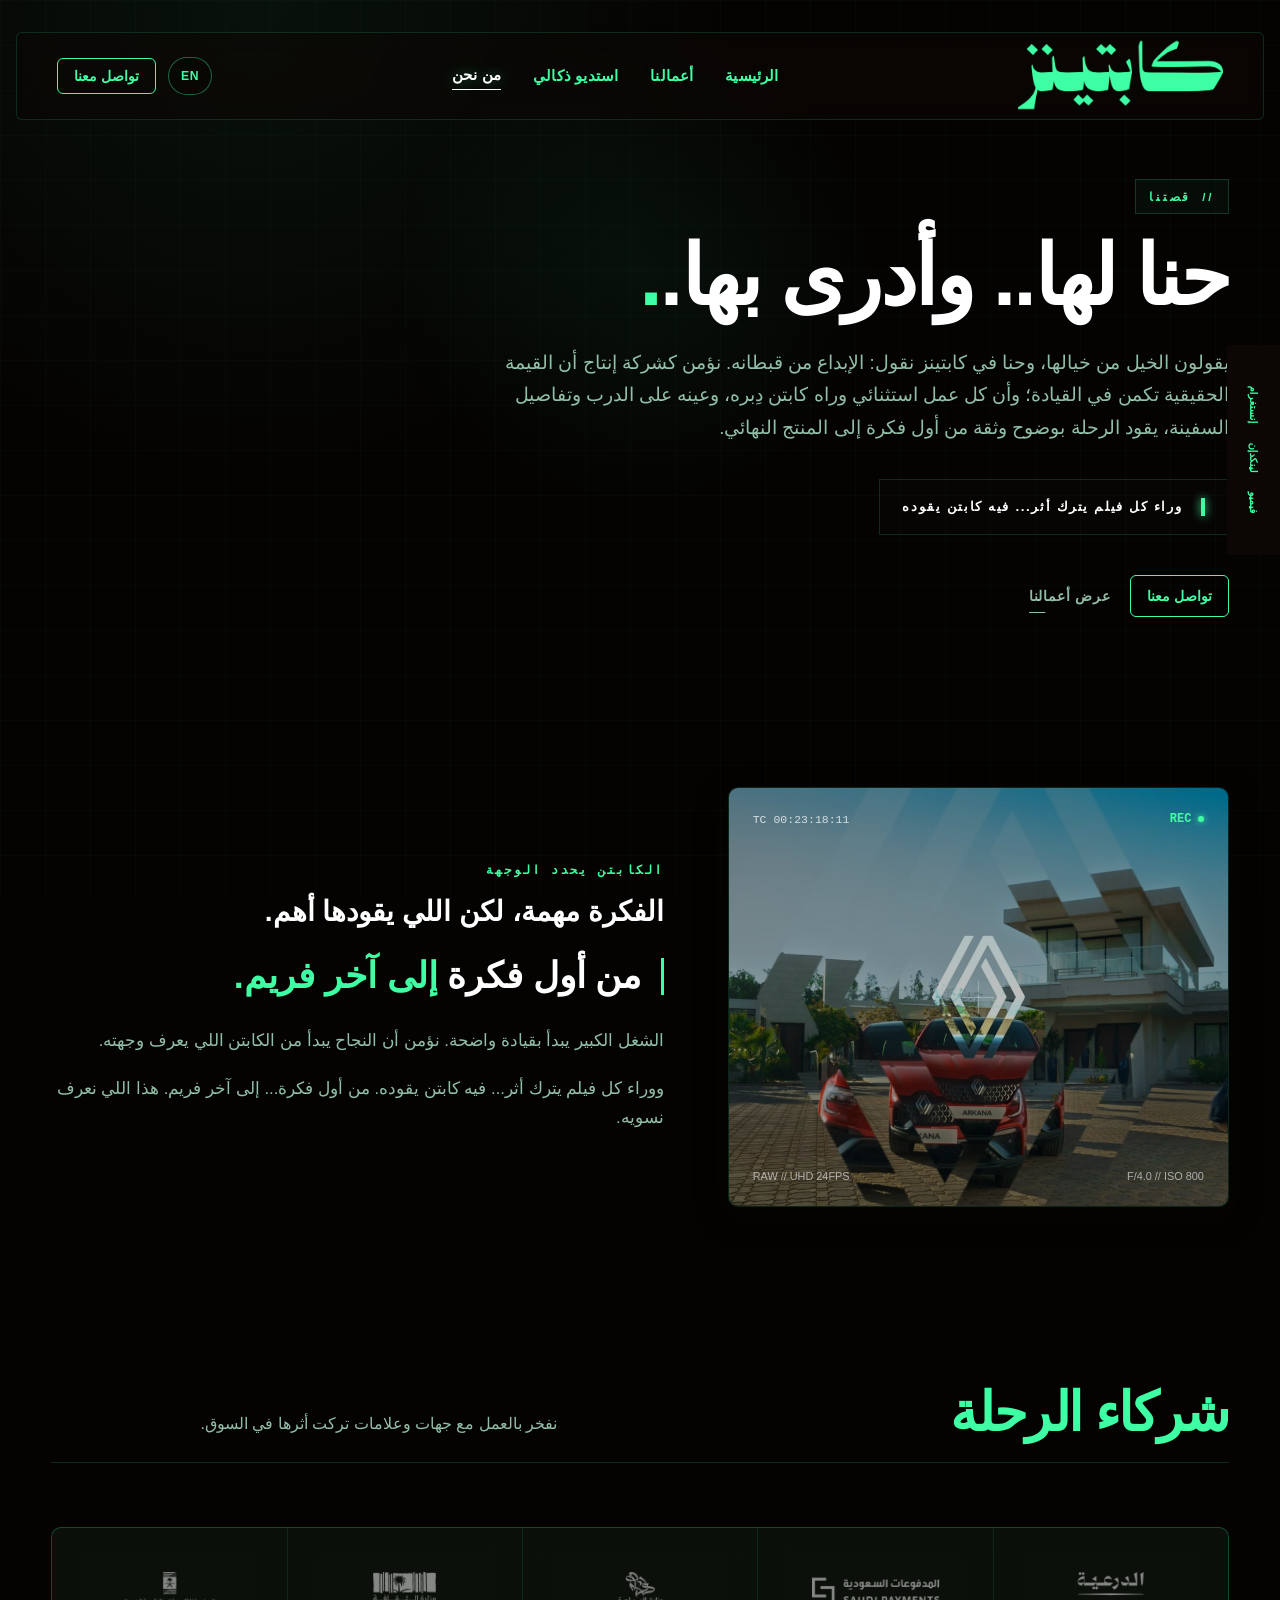
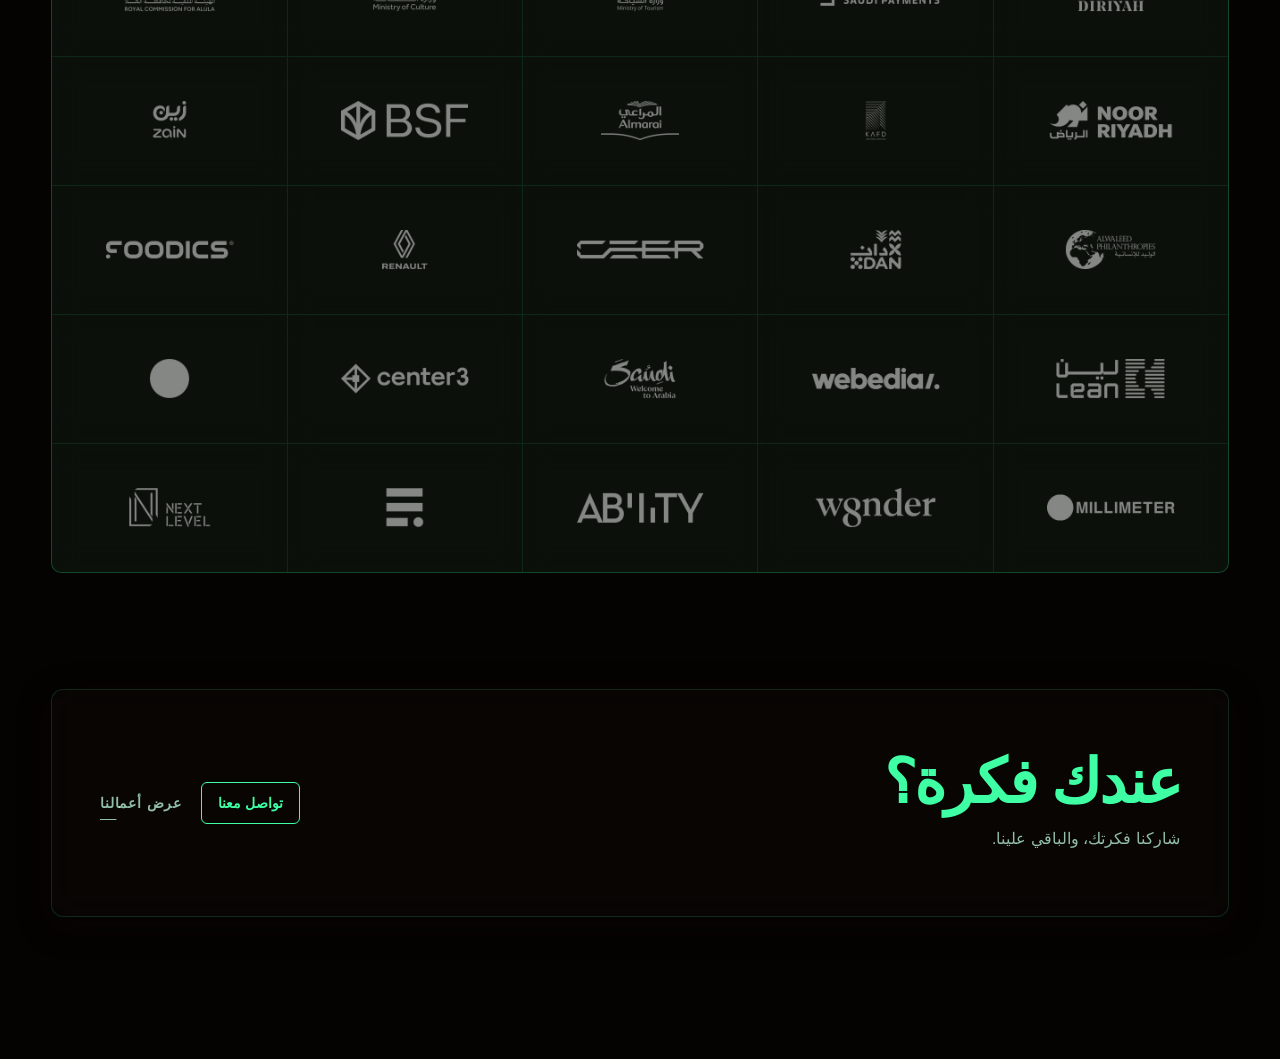
<file: about.html>
<!doctype html>
<html lang="ar" dir="rtl">
<head>
  <meta charset="utf-8">
  <meta name="viewport" content="width=device-width, initial-scale=1">
  <title>About us | Captains Film</title>
  <meta name="description" content="Captains Film company story, achievements, and featured clients.">
  <meta http-equiv="Content-Security-Policy" content="default-src 'self'; script-src 'self'; style-src 'self' 'unsafe-inline' https://fonts.googleapis.com; font-src 'self' https://fonts.gstatic.com; img-src 'self' data: https:; frame-src https://player.vimeo.com; object-src 'none'; base-uri 'self'; form-action 'self';">
  <link rel="icon" type="image/x-icon" href="assets/captains/favicon_io/favicon.ico">
  <link rel="icon" type="image/png" sizes="32x32" href="assets/captains/favicon_io/favicon-32x32.png">
  <link rel="icon" type="image/png" sizes="16x16" href="assets/captains/favicon_io/favicon-16x16.png">
  <link rel="apple-touch-icon" href="assets/captains/favicon_io/apple-touch-icon.png">
  <link rel="manifest" href="assets/captains/favicon_io/site.webmanifest">
  <link rel="canonical" href="https://captains.film/about">
  <meta property="og:type" content="website">
  <meta property="og:site_name" content="Captains Film">
  <meta property="og:title" content="About us | Captains Film">
  <meta property="og:description" content="Captains Film company story, achievements, and featured clients.">
  <meta property="og:url" content="https://captains.film/about">
  <meta property="og:image" content="https://captains.film/assets/captains/og-image.png">
  <meta property="og:image:width" content="1200">
  <meta property="og:image:height" content="630">
  <meta property="og:locale" content="ar_SA">
  <meta property="og:locale:alternate" content="en_US">
  <meta name="twitter:card" content="summary_large_image">
  <meta name="twitter:title" content="About us | Captains Film">
  <meta name="twitter:description" content="Captains Film company story, achievements, and featured clients.">
  <meta name="twitter:image" content="https://captains.film/assets/captains/og-image.png">
  <link rel="preconnect" href="https://fonts.googleapis.com">
  <link rel="preconnect" href="https://fonts.gstatic.com" crossorigin>
  <link rel="stylesheet" href="https://fonts.googleapis.com/css2?family=Montserrat:wght@400;500;700;800;900&display=swap">
  <style>

    :root {
      --mint: #3EFFA3;
      --mint-glow: rgba(62, 255, 163, 0.45);
      --black: #0C0705;
      --black-pure: #050302;
      --white: #fff;
      --soft: rgba(194, 255, 224, .74);
      --muted: rgba(194, 255, 224, .52);
      --panel: rgba(12, 7, 5, .62);
      --panel-strong: rgba(12, 7, 5, .82);
      --glass-bg: rgba(12, 7, 5, 0.65);
      --glass-border: rgba(62, 255, 163, 0.15);
      --glass-glow: 0 8px 32px 0 rgba(12, 7, 5, 0.37);
      --line: rgba(62, 255, 163, .16);
      --faint: rgba(62, 255, 163, .04);
      --ease: cubic-bezier(.19, 1, .22, 1);
      --latin: "Montserrat", "Helvetica Neue", Arial, sans-serif;
      --arabic: "DIN Next LT Arabic", "DINNextLTArabic", "DIN Next Arabic", Tahoma, Arial, sans-serif;
    }

    * { box-sizing: border-box; }
    html {
      background: var(--black-pure);
      color: var(--white);
      font-family: var(--latin);
      scroll-behavior: smooth;
    }

    body {
      margin: 0;
      min-height: 100svh;
      overflow-x: hidden;
      background: var(--black-pure);
      color: var(--white);
      font-family: var(--latin);
      -webkit-font-smoothing: antialiased;
    }

    body.menu-open,
    body.modal-open { overflow: hidden; }
    a { color: inherit; text-decoration: none; }
    button, input, textarea { font: inherit; }
    button { border: 0; color: inherit; cursor: pointer; }
    :lang(ar), .arabic { font-family: var(--arabic); letter-spacing: 0; }

    /* SPOTLIGHT & GRID BACKGROUNDS */
    .spotlight {
      position: fixed;
      width: clamp(280px, 40vw, 550px);
      height: clamp(280px, 40vw, 550px);
      border-radius: 50%;
      background: radial-gradient(circle, rgba(62, 255, 163, 0.06) 0%, transparent 70%);
      pointer-events: none;
      z-index: 0;
      transform: translate(-50%, -50%);
      left: var(--mouse-x, 50%);
      top: var(--mouse-y, 30%);
      transition: left 0.15s var(--ease), top 0.15s var(--ease);
    }

    .about-page {
      position: relative;
      overflow: hidden;
      background: var(--black-pure);
      background-image: 
        radial-gradient(circle at 20% 0%, rgba(62, 255, 163, 0.06), transparent 35%),
        linear-gradient(rgba(62, 255, 163, 0.02) 1px, transparent 1px),
        linear-gradient(90deg, rgba(62, 255, 163, 0.02) 1px, transparent 1px);
      background-size: 100% 100%, 45px 45px, 45px 45px;
      background-attachment: fixed;
      width: min(100%, 1360px);
      margin: 0 auto;
      min-height: 100svh;
      padding: clamp(140px, 14vw, 190px) clamp(20px, 4vw, 54px) 110px;
    }

    /* HEADER & NAVIGATION */
    .site-header {
      position: fixed;
      inset: 0 0 auto;
      z-index: 60;
      display: flex;
      justify-content: center;
      width: 100%;
      padding: 1rem;
      pointer-events: none;
    }

    .nav {
      pointer-events: auto;
      width: min(100%, 1280px);
      display: flex;
      flex-direction: column;
      margin-top: 1rem;
      padding: .5rem 2.5rem;
      border: 1px solid var(--glass-border);
      border-radius: 6px;
      background: var(--panel);
      backdrop-filter: blur(12px);
      opacity: 0;
      transform: translateY(-16px);
      transition: opacity .8s var(--ease), transform .8s var(--ease), background .25s ease;
    }

    body.ready .nav { opacity: 1; transform: translateY(0); }
    .nav-row {
      display: flex;
      align-items: center;
      justify-content: space-between;
      width: 100%;
      min-height: 70px;
    }

    .brand {
      display: flex;
      align-items: center;
      width: clamp(134px, 13vw, 186px);
      height: 70px;
      line-height: 0;
      transition: transform .45s var(--ease), filter .45s var(--ease);
    }

    .brand:hover,
    .brand:focus-visible { filter: drop-shadow(0 0 18px rgba(62, 255, 163, .35)); transform: scale(1.025); }
    .brand img { display: block; width: 100%; height: auto; transform: translateY(-1px); }
    html[dir="rtl"] .brand { width: clamp(160px, 16vw, 230px); }

    .nav-links { display: flex; gap: 2rem; margin: 0; padding: 0; list-style: none; }
    .nav-links a {
      position: relative;
      display: inline-flex;
      align-items: center;
      color: var(--mint);
      font-size: .96rem;
      font-weight: 700;
      letter-spacing: .01em;
      transition: color .22s ease, text-shadow .22s ease, transform .22s ease;
    }

    .nav-links a::after {
      content: "";
      position: absolute;
      right: 0;
      bottom: -.36rem;
      left: 0;
      height: 1px;
      background: currentColor;
      transform: scaleX(0);
      transform-origin: center;
      transition: transform .28s var(--ease);
    }

    .nav-links a:hover,
    .nav-links a.active {
      color: var(--white);
      text-shadow: 0 0 14px rgba(62, 255, 163, .44);
      transform: translateY(-1px);
    }

    .nav-links a:hover::after,
    .nav-links a.active::after { transform: scaleX(1); }
    .nav-actions { display: flex; align-items: center; gap: .75rem; }

    .lang-toggle {
      min-height: 38px;
      padding: .45rem .75rem;
      border: 1px solid rgba(62,255,163,.38);
      border-radius: 999px;
      background: rgba(12,7,5,.38);
      color: var(--mint);
      font-size: .76rem;
      font-weight: 800;
      letter-spacing: .06em;
      text-transform: uppercase;
      transition: background .25s ease, color .25s ease;
    }

    .lang-toggle:hover { background: var(--mint); color: var(--black); }
    html[dir="rtl"] body { direction: rtl; text-align: right; font-family: var(--arabic); }
    html[dir="rtl"] .social-rail { right: 0; left: auto; }
    html[dir="rtl"] .modal { justify-content: flex-start; }
    html[dir="rtl"] .modal-panel { border-left: 0; border-right: 1px solid rgba(62,255,163,.18); }

    .project-button {
      position: relative;
      overflow: hidden;
      padding: .55rem 1rem;
      border: 1px solid var(--mint);
      border-radius: 6px;
      background: transparent;
      color: var(--mint);
      font-size: .875rem;
      text-transform: uppercase;
      font-weight: 800;
      letter-spacing: 0.05em;
    }

    .project-button span { position: relative; z-index: 1; transition: color .3s ease; }
    .project-button::before {
      content: "";
      position: absolute;
      inset: 0;
      background: var(--mint);
      transform: scaleY(0);
      transform-origin: bottom;
      transition: transform .3s ease-out;
    }

    .project-button:hover::before { transform: scaleY(1); }
    .project-button:hover span { color: var(--black); }

    .hamburger {
      display: none;
      width: 2rem;
      height: 1.5rem;
      align-items: center;
      justify-content: center;
      background: transparent;
    }

    .hamburger i,
    .hamburger i::after {
      display: block;
      width: 1.5rem;
      height: 1px;
      background: var(--mint);
      transition: transform .3s ease;
      content: "";
    }

    .hamburger i { transform: translateY(-4px); }
    .hamburger i::after { transform: translateY(8px); }
    body.menu-open .hamburger i { transform: rotate(45deg); }
    body.menu-open .hamburger i::after { transform: rotate(90deg); }

    .mobile-menu {
      display: none;
      width: 100%;
      overflow: hidden;
      max-height: 0;
      transition: max-height .45s var(--ease), padding .45s var(--ease);
    }

    body.menu-open .mobile-menu { max-height: 420px; padding: 1rem 0 .75rem; }
    .mobile-menu a { display: block; padding: .45rem 0; text-align: center; font-size: 1.5rem; text-transform: uppercase; }

    .social-rail {
      position: fixed;
      top: 50%;
      left: 0;
      z-index: 45;
      width: 53px;
      min-height: 210px;
      display: flex;
      align-items: center;
      justify-content: center;
      gap: 1.2rem;
      padding: 1rem .2rem;
      background: var(--black);
      color: var(--mint);
      transform: translateY(-50%);
      writing-mode: vertical-rl;
      text-orientation: mixed;
      font-size: 10px;
      font-weight: 800;
      letter-spacing: .12em;
      text-transform: uppercase;
    }

    .social-rail a { transition: color .2s ease, transform .2s ease; }
    .social-rail a:hover { color: var(--white); transform: translateX(1px); }

    /* EDITORIAL HERO SECTION */
    .hero-grid {
      display: grid;
      grid-template-columns: minmax(0, 950px);
      gap: 2.5rem;
      align-items: start;
      justify-content: start;
      margin-bottom: clamp(60px, 9vh, 120px);
      opacity: 0;
      transform: translateY(22px);
      transition: opacity 1s var(--ease), transform 1s var(--ease);
    }

    body.ready .hero-grid {
      opacity: 1;
      transform: translateY(0);
    }

    .eyebrow {
      display: inline-flex;
      align-items: center;
      gap: .7rem;
      margin-bottom: 1.6rem;
      padding: .6rem .85rem;
      border: 1px solid rgba(62,255,163,.18);
      background: rgba(62,255,163,.04);
      color: var(--mint);
      font-size: .72rem;
      font-weight: 900;
      letter-spacing: .24em;
      text-transform: uppercase;
    }
    .eyebrow::before { content: "//"; color: var(--mint); }

    .page-title {
      margin: 0;
      color: var(--white);
      font-size: clamp(48px, 6.5vw, 92px);
      font-weight: 900;
      line-height: .9;
      letter-spacing: -.03em;
      text-transform: uppercase;
    }

    .page-title::after {
      content: ".";
      color: var(--mint);
    }

    .manifesto-copy {
      max-width: 760px;
      margin: 2rem 0 0;
      color: var(--soft);
      font-size: clamp(1.05rem, 1.45vw, 1.32rem);
      line-height: 1.75;
      text-wrap: pretty;
    }

    .manifesto-note {
      display: inline-flex;
      margin-top: 2.2rem;
      padding: 1.1rem 1.4rem;
      border: 1px solid rgba(62,255,163,.14);
      background: rgba(255,255,255,.01);
      color: var(--white);
      font-size: clamp(13px, 1.05vw, 16px);
      font-weight: 900;
      letter-spacing: .12em;
      line-height: 1.35;
      text-transform: uppercase;
    }

    .manifesto-note::before {
      content: "";
      width: 4px;
      align-self: stretch;
      margin-right: 1.2rem;
      background: var(--mint);
      box-shadow: 0 0 10px var(--mint);
    }

    html[dir="rtl"] .manifesto-note::before {
      margin-right: 0;
      margin-left: 1.2rem;
    }

    .hero-actions {
      display: flex;
      flex-wrap: wrap;
      gap: 1.2rem;
      margin-top: 2.5rem;
    }

    .ghost-link {
      display: inline-flex;
      align-items: center;
      min-height: 42px;
      color: var(--soft);
      font-size: .86rem;
      font-weight: 800;
      letter-spacing: .06em;
      text-transform: uppercase;
      transition: color .2s ease;
      position: relative;
    }

    .ghost-link::after {
      content: "";
      position: absolute;
      bottom: 4px;
      left: 0;
      right: 0;
      height: 1px;
      background: currentColor;
      transform: scaleX(0.2);
      transform-origin: left;
      transition: transform 0.3s var(--ease);
    }
    .ghost-link:hover::after {
      transform: scaleX(1);
    }
    .ghost-link:hover { color: var(--mint); }

    /* SECTION AND LABELS */
    .section {
      position: relative;
      z-index: 1;
      padding: clamp(3.8rem, 7vw, 6.8rem) 0;
    }

    .section-label {
      display: grid;
      grid-template-columns: minmax(0, 1.2fr) minmax(280px, 1fr);
      gap: clamp(1.5rem, 5vw, 4rem);
      align-items: end;
      margin-bottom: clamp(2.5rem, 5vw, 4rem);
      padding-bottom: 24px;
      border-bottom: 1px solid var(--line);
    }

    .section-label h2 {
      margin: 0;
      color: var(--mint);
      font-size: clamp(30px, 4.2vw, 56px);
      line-height: .95;
      letter-spacing: -.03em;
      text-transform: uppercase;
    }
    .section-label h2 .light-text {
      color: var(--white);
    }

    .section-label p {
      max-width: 560px;
      margin: 0;
      color: var(--soft);
      font-size: clamp(0.96rem, 1.25vw, 1.15rem);
      line-height: 1.66;
      text-wrap: pretty;
    }

    /* SCROLL REVEAL UTILITY */
    .scroll-reveal {
      opacity: 0;
      transform: translateY(30px);
      transition: opacity 0.85s var(--ease), transform 0.85s var(--ease);
    }
    .scroll-reveal.revealed {
      opacity: 1;
      transform: translateY(0);
    }

    /* BIO / CAPTAIN'S DETAIL GRID */
    .bio-grid {
      display: grid;
      grid-template-columns: 0.9fr 1.1fr;
      gap: clamp(2rem, 5vw, 4.5rem);
      align-items: stretch;
    }

    .bio-content {
      display: flex;
      flex-direction: column;
      justify-content: center;
    }

    .log-heading {
      display: inline-flex;
      align-items: center;
      gap: .7rem;
      margin: 0 0 1rem;
      color: var(--mint);
      font-size: .75rem;
      font-weight: 800;
      letter-spacing: .18em;
      text-transform: uppercase;
      font-family: monospace;
    }

    .bio-intro {
      font-size: clamp(1.3rem, 2.2vw, 2.1rem);
      color: var(--white);
      margin: 0 0 1.8rem;
      font-weight: 900;
      line-height: 1.25;
      text-transform: uppercase;
    }

    .pull-quote {
      font-size: clamp(1.5rem, 2.8vw, 2.6rem);
      font-weight: 900;
      line-height: 1.05;
      letter-spacing: -.03em;
      text-transform: uppercase;
      margin-bottom: 2rem;
      border-left: 3px solid var(--mint);
      padding-left: 1.2rem;
    }

    html[dir="rtl"] .pull-quote {
      border-left: 0;
      border-right: 3px solid var(--mint);
      padding-left: 0;
      padding-right: 1.2rem;
    }

    .pull-quote mark {
      background: transparent;
      color: var(--mint);
    }

    .bio-text {
      color: var(--soft);
      font-size: 1.05rem;
      line-height: 1.7;
      margin: 0 0 1.2rem;
    }
    .bio-text:last-of-type {
      margin-bottom: 0;
    }

    /* LOGO WALL GRID WITH FILTERS */
    .client-logo-wall {
      display: grid;
      grid-template-columns: repeat(5, minmax(0, 1fr));
      gap: 1px;
      background: var(--glass-border);
      border: 1px solid var(--glass-border);
      border-radius: 10px;
      overflow: hidden;
      margin-bottom: clamp(10px, 3vh, 30px);
    }

    .client-logo {
      display: flex;
      align-items: center;
      justify-content: center;
      min-height: clamp(110px, 10vw, 140px);
      padding: clamp(14px, 2vw, 26px);
      background: rgba(12, 7, 5, 0.72);
      backdrop-filter: blur(12px);
      transition: all 0.3s ease;
    }

    .client-logo:hover {
      background: rgba(62, 255, 163, 0.04);
    }

    .client-logo img {
      width: min(78%, 210px);
      height: auto;
      max-height: 84px;
      object-fit: contain;
      filter: brightness(0) invert(1) opacity(0.5);
      transition: all 0.3s ease;
    }

    .client-logo:hover img {
      filter: brightness(0) invert(1) opacity(1) drop-shadow(0 0 8px rgba(62, 255, 163, 0.35));
    }

    /* TECHNICAL VIEWFINDER Graphic */
    .viewfinder-panel {
      position: relative;
      min-height: 420px;
      border: 1px solid var(--glass-border);
      border-radius: 10px;
      overflow: hidden;
      background: #000;
      box-shadow: var(--glass-glow);
    }

    .viewfinder-inner {
      position: absolute;
      inset: 0;
      background-size: cover;
      background-position: center;
      opacity: 0.75;
      animation: pan-zoom-1 22s infinite alternate ease-in-out;
    }

    .vf-hud {
      position: absolute;
      inset: 0;
      padding: 1.5rem;
      display: flex;
      flex-direction: column;
      justify-content: space-between;
      z-index: 2;
      pointer-events: none;
    }

    .vf-hud-top {
      display: flex;
      justify-content: space-between;
      align-items: center;
      width: 100%;
    }
    .vf-rec-badge {
      display: flex;
      align-items: center;
      gap: 0.4rem;
      color: var(--mint);
      font-family: monospace;
      font-size: 0.75rem;
      font-weight: 700;
    }
    .vf-rec-badge::before {
      content: "";
      width: 6px; height: 6px;
      background: var(--mint);
      border-radius: 50%;
      animation: blink 1s infinite steps(2);
      box-shadow: 0 0 6px var(--mint);
    }

    .vf-hud-tc {
      font-family: monospace;
      font-size: 0.72rem;
      color: rgba(255, 255, 255, 0.75);
    }

    .vf-hud-center {
      position: absolute;
      top: 50%; left: 50%;
      transform: translate(-50%, -50%);
      width: 32px; height: 32px;
    }
    .vf-hud-center::before,
    .vf-hud-center::after {
      content: "";
      position: absolute;
      background: rgba(255, 255, 255, 0.25);
    }
    .vf-hud-center::before { top: 50%; left: 0; right: 0; height: 1px; }
    .vf-hud-center::after { left: 50%; top: 0; bottom: 0; width: 1px; }

    .vf-hud-bottom {
      display: flex;
      justify-content: space-between;
      align-items: flex-end;
      width: 100%;
      font-family: monospace;
      font-size: 0.68rem;
      color: rgba(255, 255, 255, 0.6);
    }

    /* CTA BAND */
    .cta-band {
      display: grid;
      grid-template-columns: minmax(0, 1.15fr) auto;
      gap: 3rem;
      align-items: center;
      margin-bottom: 2rem;
      padding: clamp(2.2rem, 6vw, 4rem) clamp(1.5rem, 5vw, 3rem);
      border: 1px solid var(--glass-border);
      border-radius: 12px;
      background: var(--glass-bg);
      backdrop-filter: blur(16px);
      box-shadow: var(--glass-glow);
    }

    .cta-band h2 {
      margin: 0;
      color: var(--mint);
      font-size: clamp(34px, 4.8vw, 68px);
      line-height: .9;
      letter-spacing: -.03em;
      text-transform: uppercase;
    }
    .cta-band p {
      margin: 1rem 0 0;
      max-width: 680px;
      color: var(--soft);
      font-size: clamp(0.98rem, 1.25vw, 1.15rem);
      line-height: 1.66;
    }
    .cta-actions {
      display: flex;
      flex-wrap: wrap;
      gap: 1.2rem;
    }

    /* MODAL DRAWER */
    .modal {
      position: fixed;
      inset: 0;
      z-index: 90;
      display: flex;
      justify-content: flex-end;
      background: rgba(0,0,0,.55);
      opacity: 0;
      pointer-events: none;
      transition: opacity .35s ease;
      backdrop-filter: blur(8px);
    }

    .modal.open { display: flex; opacity: 1; pointer-events: auto; }
    .modal-panel {
      width: min(100%, 440px);
      min-height: 100%;
      padding: clamp(1.5rem, 4vw, 2.5rem);
      border-left: 1px solid rgba(62,255,163,.18);
      background: rgba(12,7,5,.94);
      backdrop-filter: blur(24px);
      transform: translateX(100%);
      transition: transform .45s var(--ease);
      display: flex;
      flex-direction: column;
    }

    html[dir="rtl"] .modal-panel { transform: translateX(-100%); }
    .modal.open .modal-panel { transform: translateX(0); }

    .modal-close {
      margin-bottom: 2.5rem;
      background: transparent;
      color: var(--mint);
      font-size: .82rem;
      font-weight: 800;
      text-transform: uppercase;
      align-self: flex-start;
      border: 1px solid rgba(62, 255, 163, 0.25);
      padding: 0.4rem 0.8rem;
      border-radius: 4px;
      transition: all 0.3s ease;
    }
    .modal-close:hover {
      background: var(--mint);
      color: var(--black);
    }

    .modal h2 {
      margin: 0 0 2rem;
      color: var(--mint);
      font-size: clamp(2.2rem, 7vw, 3.6rem);
      line-height: .98;
      text-transform: uppercase;
      font-weight: 900;
    }

    .contact-details {
      display: grid;
      gap: 1.25rem;
      color: var(--soft);
      font-size: 1rem;
      line-height: 1.8;
    }

    .contact-phones {
      display: grid;
      gap: .35rem;
    }

    .contact-details strong { color: var(--white); }
    .contact-details a { color: var(--mint); }

    .contact-whatsapp,
    .contact-talent-button {
      display: inline-flex;
      align-items: center;
      justify-content: center;
      width: fit-content;
      margin-top: 1.5rem;
      padding: .75rem 1.2rem;
      border: 1px solid var(--mint);
      border-radius: 6px;
      color: var(--black);
      background: var(--mint);
      font-weight: 800;
      text-transform: uppercase;
      font-size: 0.85rem;
      transition: all 0.3s var(--ease);
      box-shadow: 0 0 10px rgba(62, 255, 163, 0.15);
    }
    .contact-whatsapp:hover,
    .contact-talent-button:hover {
      transform: translateY(-2px);
      box-shadow: 0 0 18px rgba(62, 255, 163, 0.3);
    }

    .contact-divider {
      width: 100%;
      height: 1px;
      margin: 2rem 0;
      background: rgba(62,255,163,.18);
    }

    .contact-talent-title {
      margin: 0;
      color: var(--soft);
      font-size: 1rem;
      font-weight: 700;
      text-transform: uppercase;
    }

    .contact-talent-button { margin-top: 1rem; background: transparent; color: var(--mint); }
    .contact-talent-button:hover { background: var(--mint); color: var(--black); }

    /* KEYFRAMES & ANIMATIONS */
    @keyframes blink {
      0%, 100% { opacity: 0; }
      50% { opacity: 1; }
    }

    @keyframes pan-zoom-1 {
      0% { transform: scale(1.04) translate(0%, 0%); }
      100% { transform: scale(1.12) translate(-2%, -2%); }
    }

    /* RESPONSIVE LAYOUTS */
    @media (max-width: 1100px) {
      .client-logo-wall { grid-template-columns: repeat(3, minmax(0, 1fr)); }
    }

    @media (max-width: 980px) {
      .nav { padding: .5rem 1rem; }
      .desktop,
      .nav-links { display: none; }
      .hamburger { display: flex; }
      .mobile-menu { display: flex; flex-direction: column; }
      .mobile-menu .project-button,
      .mobile-menu .lang-toggle { align-self: center; margin-top: 1rem; }
      .mobile-menu .project-button { background: var(--mint); color: var(--black); }

      .about-page { width: min(100% - 2.5rem, 1280px); }
      .hero-grid,
      .section-label,
      .bio-grid,
      .cta-band { grid-template-columns: 1fr; }

      .bio-grid { gap: 3rem; }
      .viewfinder-panel { order: -1; min-height: 360px; }

      .social-rail { display: none; }
      .cta-band { align-items: start; padding: 2rem; gap: 2rem; }
      .cta-band button { width: 100%; }
    }

    @media (max-width: 760px) {
      .client-logo-wall { grid-template-columns: repeat(2, minmax(0, 1fr)); }
    }

    @media (max-width: 640px) {
      .site-header { padding: .75rem; }
      .brand { height: 58px; }
      .nav-row { min-height: 58px; }

      .about-page { padding-top: 7.4rem; }
      .page-title { font-size: clamp(38px, 9vw, 54px); }

      .client-logo-wall { grid-template-columns: 1fr; }
      .cta-band h2 { font-size: clamp(28px, 8vw, 42px); }
    }

    @media (prefers-reduced-motion: reduce) {
      *, *::before, *::after {
        animation-duration: .001ms !important;
        animation-iteration-count: 1 !important;
        scroll-behavior: auto !important;
        transition-duration: .001ms !important;
      }
    }
  </style>
</head>
<body>
  <header class="site-header">
    <nav class="nav" aria-label="Primary navigation">
      <div class="nav-row">
        <a class="brand" href="index.html" aria-label="Captains Film home">
          <img src="assets/captains/logo-green-web.png" alt="Captains Film" data-logo-en="assets/captains/logo-green-web.png" data-logo-ar="assets/captains/logo-ar-green.png">
        </a>
        <ul class="nav-links">
          <li><a href="index.html" data-i18n="nav.home">Home</a></li>
          <li><a href="projects.html" data-i18n="nav.projects">Projects</a></li>
          <li><a href="ai-studio.html" data-i18n="nav.aiStudio">AI Studio</a></li>
          <li><a class="active" href="about.html" data-i18n="nav.about">About us</a></li>
        </ul>
        <div class="nav-actions desktop">
          <button class="lang-toggle" type="button" data-lang-toggle aria-label="Switch language">عربي</button>
          <button class="project-button" type="button" data-contact><span data-i18n="cta.start">Start a project</span></button>
        </div>
        <button class="hamburger" type="button" aria-label="Toggle mobile menu" aria-expanded="false"><i></i></button>
      </div>
      <div class="mobile-menu" aria-hidden="true">
        <a href="index.html" data-i18n="nav.home">Home</a>
        <a href="projects.html" data-i18n="nav.projects">Projects</a>
        <a href="ai-studio.html" data-i18n="nav.aiStudio">AI Studio</a>
        <a class="active" href="about.html" data-i18n="nav.about">About us</a>
        <button class="lang-toggle" type="button" data-lang-toggle aria-label="Switch language">عربي</button>
        <button class="project-button" type="button" data-contact><span data-i18n="cta.start">Start a project</span></button>
      </div>
    </nav>
  </header>

  <div class="social-rail" aria-label="Captains social links">
    <a href="https://vimeo.com/user257545587" target="_blank" rel="noopener noreferrer" data-i18n="social.vimeo">Vimeo</a>
    <a href="https://www.linkedin.com/company/121454007" target="_blank" rel="noopener noreferrer" data-i18n="social.linkedin">LinkedIn</a>
    <a href="https://www.instagram.com/captains_film/" target="_blank" rel="noopener noreferrer" data-i18n="social.instagram">Instagram</a>
  </div>

  <main class="about-page">
    <div class="spotlight" aria-hidden="true"></div>

    <!-- HERO SECTION -->
    <section class="hero-grid" aria-labelledby="aboutTitle">
      <div>
        <div class="eyebrow" data-i18n="about.eyebrow">Who we are</div>
        <h1 class="page-title" id="aboutTitle" data-i18n="about.heroTitle">The one who leads the work defines its impact</h1>
        <p class="manifesto-copy" data-i18n="about.manifestoCopy">We believe, as a production company, that real value lies in leadership. Behind every exceptional piece of work is a CAPTAIN who knows the ship and the route - leading the journey with clarity and confidence from the first idea to the final product.</p>
        <div class="manifesto-note" data-i18n="about.manifestoNote">We're made for it - and we know it best.</div>
        <div class="hero-actions">
          <button class="project-button" type="button" data-contact><span data-i18n="cta.start">Start a project</span></button>
          <a class="ghost-link" href="projects.html" data-i18n="cta.viewProjects">View projects</a>
        </div>
      </div>
    </section>

    <!-- BIO / DETAILS SECTION (RESTORED) -->
    <section class="section scroll-reveal" aria-labelledby="bioTitle">
      <div class="bio-grid">
        <!-- Viewfinder graphics framing team portrait -->
        <div class="viewfinder-panel" aria-hidden="true">
          <div class="viewfinder-inner" style="background-image: url('assets/captains/projects/p42.jpg');"></div>
          <div class="vf-hud">
            <div class="vf-hud-top">
              <span class="vf-rec-badge">REC</span>
              <span class="vf-hud-tc">TC 00:23:18:11</span>
            </div>
            <div class="vf-hud-center"></div>
            <div class="vf-hud-bottom">
              <span>F/4.0 // ISO 800</span>
              <span>RAW // UHD 24FPS</span>
            </div>
          </div>
        </div>

        <div class="bio-content">
          <div class="log-heading" data-i18n="about.bioTitle">The captain sets the route</div>
          <h3 class="bio-intro" data-i18n="about.bioIntro">Leadership is the difference between a finished film and a film that arrives with purpose.</h3>
          
          <div class="pull-quote">
            <span data-i18n="about.quoteOne">Great work comes from a</span> <mark data-i18n="about.quoteMark">great captain.</mark>
          </div>

          <p class="bio-text" data-i18n="about.bioCopyOne">We believe, as a production company, that real value lies in leadership. Behind every exceptional piece of work is a CAPTAIN who knows the ship and the route.</p>
          <p class="bio-text" data-i18n="about.bioCopyTwo">That captain leads the journey with clarity and confidence from the first idea to the final product. We're made for it - and we know it best.</p>
        </div>
      </div>
    </section>

    <!-- FEATURED CLIENT LOGOS -->
    <section class="section scroll-reveal" aria-labelledby="clientsTitle">
      <div class="section-label">
        <h2 id="clientsTitle" data-i18n="about.clientsTitle">Featured clients</h2>
        <p data-i18n="about.clientsCopy">Selected partners and organizations from our portfolio across agencies, government, semi-government, and corporate work.</p>
      </div>
      <div class="client-logo-wall">
        <div class="client-logo"><img src="assets/captains/about/logos-normalized/diriyah.png" alt="Diriyah"></div>
        <div class="client-logo"><img src="assets/captains/about/logos-normalized/saudi-payments.png" alt="Saudi Payments"></div>
        <div class="client-logo"><img src="assets/captains/about/logos-normalized/ministry-of-tourism.png" alt="Ministry of Tourism"></div>
        <div class="client-logo"><img src="assets/captains/about/logos-normalized/ministry-of-culture.png" alt="Ministry of Culture"></div>
        <div class="client-logo"><img src="assets/captains/about/logos-normalized/royal-commission-for-alula.png" alt="Royal Commission for AlUla"></div>
        <div class="client-logo"><img src="assets/captains/about/logos-normalized/noor-riyadh.png" alt="Noor Riyadh"></div>
        <div class="client-logo"><img src="assets/captains/about/logos-normalized/kafd.png" alt="KAFD"></div>
        <div class="client-logo"><img src="assets/captains/about/logos-normalized/almarai.png" alt="Almarai"></div>
        <div class="client-logo"><img src="assets/captains/about/logos-normalized/banque-saudi-fransi.png" alt="Banque Saudi Fransi"></div>
        <div class="client-logo"><img src="assets/captains/about/logos-normalized/zain.png" alt="Zain"></div>
        <div class="client-logo"><img src="assets/captains/about/logos-normalized/alwaleed-philanthropies.png" alt="Alwaleed Philanthropies"></div>
        <div class="client-logo"><img src="assets/captains/about/logos-normalized/dan.png" alt="DAN"></div>
        <div class="client-logo"><img src="assets/captains/about/logos-normalized/ceer.png" alt="CEER"></div>
        <div class="client-logo"><img src="assets/captains/about/logos-normalized/renault.png" alt="Renault"></div>
        <div class="client-logo"><img src="assets/captains/about/logos-normalized/foodics.png" alt="Foodics"></div>
        <div class="client-logo"><img src="assets/captains/about/logos-normalized/lean.png" alt="Lean"></div>
        <div class="client-logo"><img src="assets/captains/about/logos-normalized/webedia.png" alt="Webedia"></div>
        <div class="client-logo"><img src="assets/captains/about/logos-normalized/bold-29.png" alt="BOLD"></div>
        <div class="client-logo"><img src="assets/captains/about/logos-normalized/bold-39.png" alt="BOLD Creative"></div>
        <div class="client-logo"><img src="assets/captains/about/logos-normalized/bold-44.png" alt="Production partner"></div>
        <div class="client-logo"><img src="assets/captains/about/logos-normalized/millimeter.png" alt="Millimeter"></div>
        <div class="client-logo"><img src="assets/captains/about/logos-normalized/wondereight.png" alt="WonderEight"></div>
        <div class="client-logo"><img src="assets/captains/about/logos-normalized/logo.png" alt="Partner logo"></div>
        <div class="client-logo"><img src="assets/captains/about/logos-normalized/logo-new.png" alt="Partner logo"></div>
        <div class="client-logo"><img src="assets/captains/about/logos-normalized/white-logo.png" alt="Partner logo"></div>
      </div>
    </section>

    <!-- CTA BAND -->
    <section class="cta-band scroll-reveal" aria-label="Start a project call to action">
      <div>
        <h2 data-i18n="about.ctaTitle">Ready to sail?</h2>
        <p data-i18n="about.ctaCopy">Bring the idea, the deadline, or the challenge. We will help set the route.</p>
      </div>
      <div class="cta-actions">
        <button class="project-button" type="button" data-contact><span data-i18n="cta.start">Start a project</span></button>
        <a class="ghost-link" href="projects.html" data-i18n="cta.viewProjects">View projects</a>
      </div>
    </section>
  </main>

  <aside class="modal" id="contactModal" aria-hidden="true" aria-modal="true" role="dialog">
    <div class="modal-panel">
      <button class="modal-close" type="button" data-close data-i18n="common.close">Close</button>
      <h2 data-i18n="cta.start">Start a project</h2>
      <div class="contact-details">
        <div class="contact-phones">
          <div><strong data-i18n="contact.phone">Phone:</strong> <a href="tel:+966567614818">+966567614818</a></div>
          <div><strong data-i18n="contact.phone">Phone:</strong> <a href="tel:+966558432482">+966558432482</a></div>
        </div>
      </div>
      <a class="contact-whatsapp" href="https://wa.me/966567614818" target="_blank" rel="noopener noreferrer" data-i18n="contact.whatsapp">WhatsApp</a>
      <div class="contact-divider" aria-hidden="true"></div>
      <div class="contact-talent">
        <p class="contact-talent-title" data-i18n="contact.talentTitle">Join the talent network</p>
        <a class="contact-talent-button" href="https://docs.google.com/forms/d/e/1FAIpQLSeVdHrW7VywTzEHe75qHfmorvghPwpk85tNjOECUtvwsH7pIw/viewform?usp=header" target="_blank" rel="noopener noreferrer" data-i18n="contact.talentCta">Open form</a>
      </div>
    </div>
  </aside>

  <script src="assets/captains/js/about.js?v=20260706"></script>
</body>
</html>
</file>
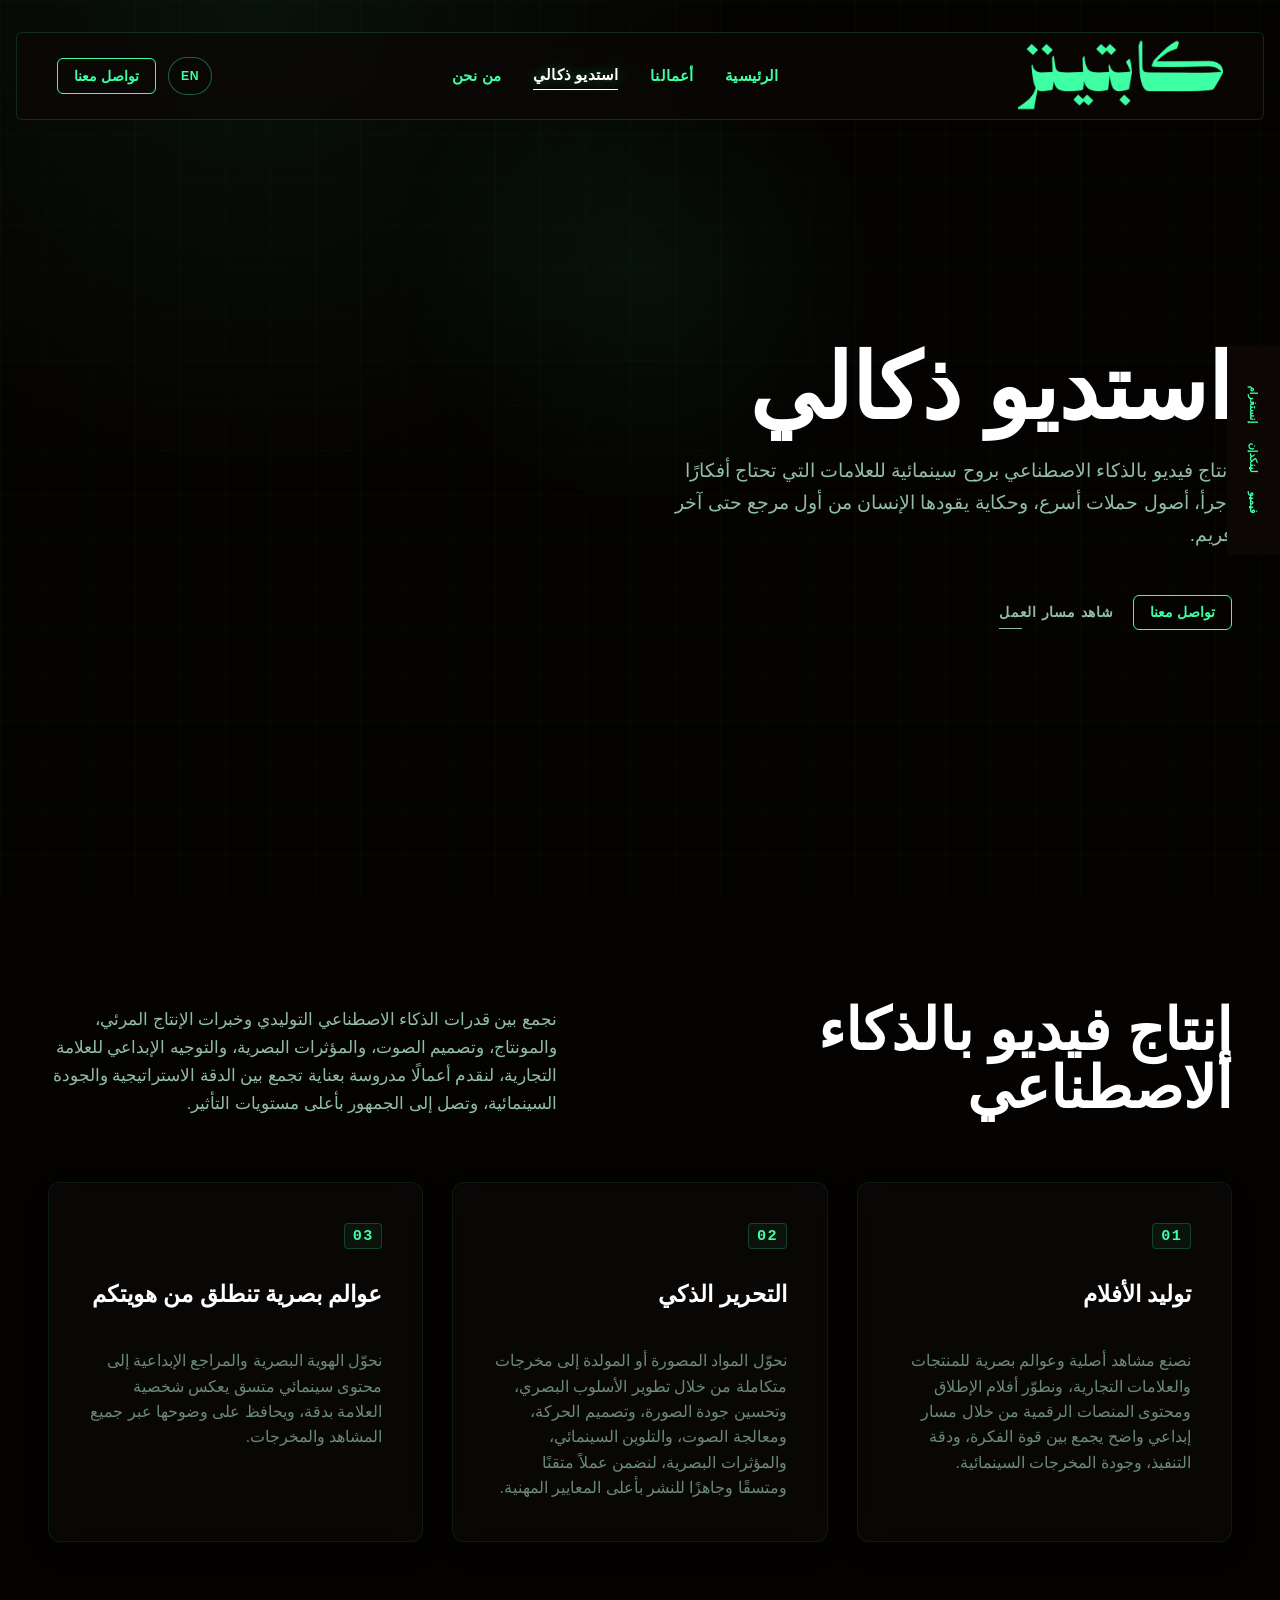
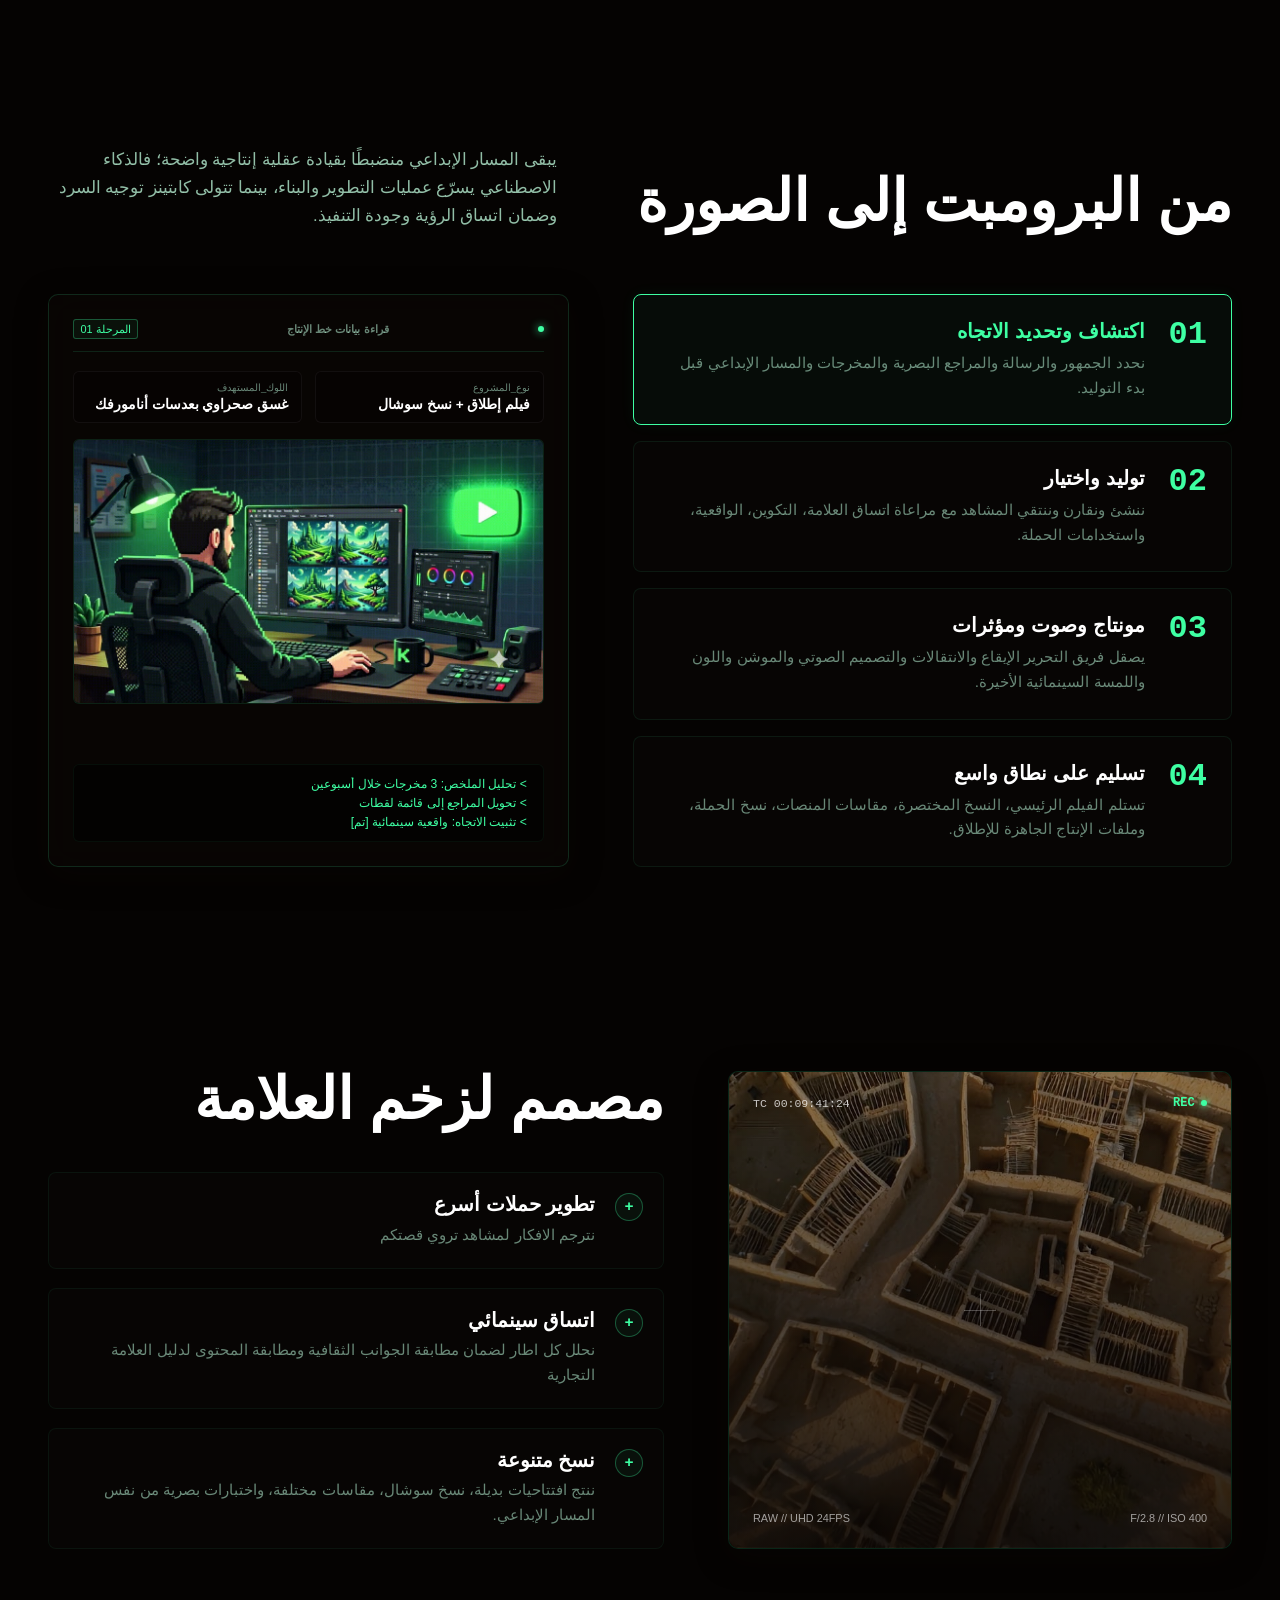
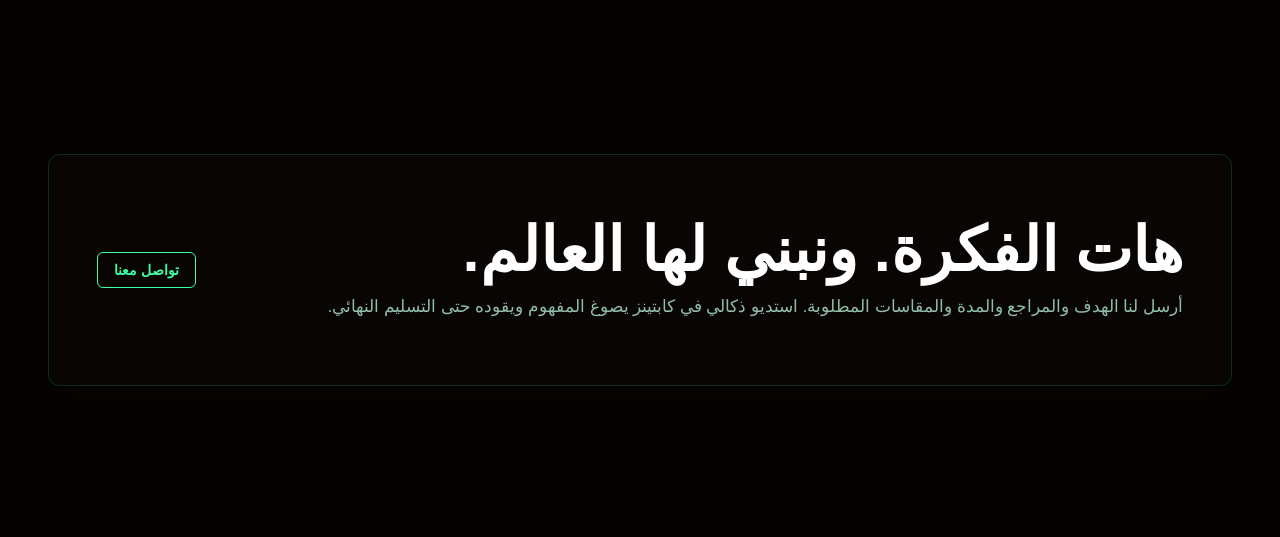
<file: ai-studio.html>
<!doctype html>
<html lang="ar" dir="rtl">
<head>
  <meta charset="utf-8">
  <meta name="viewport" content="width=device-width, initial-scale=1">
  <title>استديو ذكالي | كابتينز</title>
  <meta name="description" content="استديو ذكالي من كابتينز لإنتاج فيديوهات سينمائية بالذكاء الاصطناعي للحملات والأفلام الإعلانية وما بعد الإنتاج.">
  <meta http-equiv="Content-Security-Policy" content="default-src 'self'; script-src 'self'; style-src 'self' 'unsafe-inline' https://fonts.googleapis.com; font-src 'self' https://fonts.gstatic.com; img-src 'self' data: https:; frame-src https://player.vimeo.com; object-src 'none'; base-uri 'self'; form-action 'self';">
  <link rel="icon" type="image/x-icon" href="assets/captains/favicon_io/favicon.ico">
  <link rel="icon" type="image/png" sizes="32x32" href="assets/captains/favicon_io/favicon-32x32.png">
  <link rel="icon" type="image/png" sizes="16x16" href="assets/captains/favicon_io/favicon-16x16.png">
  <link rel="apple-touch-icon" href="assets/captains/favicon_io/apple-touch-icon.png">
  <link rel="manifest" href="assets/captains/favicon_io/site.webmanifest">
  <link rel="canonical" href="https://captains.film/ai-studio">
  <meta property="og:type" content="website">
  <meta property="og:site_name" content="Captains Film">
  <meta property="og:title" content="استديو ذكالي | كابتينز">
  <meta property="og:description" content="استديو ذكالي من كابتينز لإنتاج فيديوهات سينمائية بالذكاء الاصطناعي للحملات والأفلام الإعلانية وما بعد الإنتاج.">
  <meta property="og:url" content="https://captains.film/ai-studio">
  <meta property="og:image" content="https://captains.film/assets/captains/og-image.png">
  <meta property="og:image:width" content="1200">
  <meta property="og:image:height" content="630">
  <meta property="og:locale" content="ar_SA">
  <meta property="og:locale:alternate" content="en_US">
  <meta name="twitter:card" content="summary_large_image">
  <meta name="twitter:title" content="استديو ذكالي | كابتينز">
  <meta name="twitter:description" content="استديو ذكالي من كابتينز لإنتاج فيديوهات سينمائية بالذكاء الاصطناعي للحملات والأفلام الإعلانية وما بعد الإنتاج.">
  <meta name="twitter:image" content="https://captains.film/assets/captains/og-image.png">
  <link rel="preconnect" href="https://fonts.googleapis.com">
  <link rel="preconnect" href="https://fonts.gstatic.com" crossorigin>
  <link rel="stylesheet" href="https://fonts.googleapis.com/css2?family=Montserrat:wght@400;500;700;800;900&display=swap">
  <style>

    :root {
      --mint: #3EFFA3;
      --mint-glow: rgba(62, 255, 163, 0.45);
      --black: #0C0705;
      --black-pure: #050302;
      --white: #fff;
      --soft: rgba(194, 255, 224, .74);
      --muted: rgba(194, 255, 224, .52);
      --panel: rgba(12, 7, 5, .62);
      --panel-strong: rgba(12, 7, 5, .82);
      --glass-bg: rgba(12, 7, 5, 0.65);
      --glass-border: rgba(62, 255, 163, 0.15);
      --glass-glow: 0 8px 32px 0 rgba(12, 7, 5, 0.37);
      --line: rgba(62, 255, 163, .16);
      --faint: rgba(62, 255, 163, .04);
      --ease: cubic-bezier(.19, 1, .22, 1);
      --latin: "Montserrat", "Helvetica Neue", Arial, sans-serif;
      --arabic: "DIN Next LT Arabic", "DINNextLTArabic", "DIN Next Arabic", Tahoma, Arial, sans-serif;
    }

    * { box-sizing: border-box; }
    html {
      background: var(--black-pure);
      color: var(--white);
      font-family: var(--latin);
      scroll-behavior: smooth;
    }

    body {
      margin: 0;
      min-height: 100svh;
      overflow-x: hidden;
      background: var(--black-pure);
      color: var(--white);
      font-family: var(--latin);
      -webkit-font-smoothing: antialiased;
    }

    body.menu-open,
    body.modal-open { overflow: hidden; }
    a { color: inherit; text-decoration: none; }
    button, input, textarea { font: inherit; }
    button { border: 0; color: inherit; cursor: pointer; }
    :lang(ar), .arabic { font-family: var(--arabic); letter-spacing: 0; }

    /* SPOTLIGHT & GRID BACKGROUNDS */
    .spotlight {
      position: fixed;
      width: clamp(280px, 40vw, 550px);
      height: clamp(280px, 40vw, 550px);
      border-radius: 50%;
      background: radial-gradient(circle, rgba(62, 255, 163, 0.06) 0%, transparent 70%);
      pointer-events: none;
      z-index: 0;
      transform: translate(-50%, -50%);
      left: var(--mouse-x, 50%);
      top: var(--mouse-y, 30%);
      transition: left 0.15s var(--ease), top 0.15s var(--ease);
    }

    .ai-page {
      position: relative;
      overflow: hidden;
      background: var(--black-pure);
      background-image: 
        radial-gradient(circle at 20% 0%, rgba(62, 255, 163, 0.06), transparent 35%),
        linear-gradient(rgba(62, 255, 163, 0.02) 1px, transparent 1px),
        linear-gradient(90deg, rgba(62, 255, 163, 0.02) 1px, transparent 1px);
      background-size: 100% 100%, 45px 45px, 45px 45px;
      background-attachment: fixed;
    }

    /* HEADER & NAVIGATION */
    .site-header {
      position: fixed;
      inset: 0 0 auto;
      z-index: 60;
      display: flex;
      justify-content: center;
      width: 100%;
      padding: 1rem;
      pointer-events: none;
    }

    .nav {
      pointer-events: auto;
      width: min(100%, 1280px);
      display: flex;
      flex-direction: column;
      margin-top: 1rem;
      padding: .5rem 2.5rem;
      border: 1px solid var(--glass-border);
      border-radius: 6px;
      background: var(--panel);
      backdrop-filter: blur(12px);
      opacity: 0;
      transform: translateY(-16px);
      transition: opacity .8s var(--ease), transform .8s var(--ease), background .25s ease;
    }

    body.ready .nav { opacity: 1; transform: translateY(0); }
    .nav-row {
      display: flex;
      align-items: center;
      justify-content: space-between;
      width: 100%;
      min-height: 70px;
    }

    .brand {
      display: flex;
      align-items: center;
      width: clamp(134px, 13vw, 186px);
      height: 70px;
      line-height: 0;
      transition: transform .45s var(--ease), filter .45s var(--ease);
    }

    .brand:hover,
    .brand:focus-visible { filter: drop-shadow(0 0 18px rgba(62, 255, 163, .35)); transform: scale(1.025); }
    .brand img { display: block; width: 100%; height: auto; transform: translateY(-1px); }
    html[dir="rtl"] .brand { width: clamp(160px, 16vw, 230px); }

    .nav-links { display: flex; gap: 2rem; margin: 0; padding: 0; list-style: none; }
    .nav-links a {
      position: relative;
      display: inline-flex;
      align-items: center;
      color: var(--mint);
      font-size: .96rem;
      font-weight: 700;
      letter-spacing: .01em;
      transition: color .22s ease, text-shadow .22s ease, transform .22s ease;
    }

    .nav-links a::after {
      content: "";
      position: absolute;
      right: 0;
      bottom: -.36rem;
      left: 0;
      height: 1px;
      background: currentColor;
      transform: scaleX(0);
      transform-origin: center;
      transition: transform .28s var(--ease);
    }

    .nav-links a:hover,
    .nav-links a.active {
      color: var(--white);
      text-shadow: 0 0 14px rgba(62, 255, 163, .44);
      transform: translateY(-1px);
    }

    .nav-links a:hover::after,
    .nav-links a.active::after { transform: scaleX(1); }
    .nav-actions { display: flex; align-items: center; gap: .75rem; }

    .lang-toggle {
      min-height: 38px;
      padding: .45rem .75rem;
      border: 1px solid rgba(62,255,163,.38);
      border-radius: 999px;
      background: rgba(12,7,5,.38);
      color: var(--mint);
      font-size: .76rem;
      font-weight: 800;
      letter-spacing: .06em;
      text-transform: uppercase;
      transition: background .25s ease, color .25s ease;
    }

    .lang-toggle:hover { background: var(--mint); color: var(--black); }
    html[dir="rtl"] body { direction: rtl; text-align: right; font-family: var(--arabic); }
    html[dir="rtl"] .social-rail { right: 0; left: auto; }
    html[dir="rtl"] .modal { justify-content: flex-start; }
    html[dir="rtl"] .modal-panel { border-left: 0; border-right: 1px solid rgba(62,255,163,.18); }

    .project-button {
      position: relative;
      overflow: hidden;
      padding: .55rem 1rem;
      border: 1px solid var(--mint);
      border-radius: 6px;
      background: transparent;
      color: var(--mint);
      font-size: .875rem;
      text-transform: uppercase;
      font-weight: 800;
      letter-spacing: 0.05em;
    }

    .project-button span { position: relative; z-index: 1; transition: color .3s ease; }
    .project-button::before {
      content: "";
      position: absolute;
      inset: 0;
      background: var(--mint);
      transform: scaleY(0);
      transform-origin: bottom;
      transition: transform .3s ease-out;
    }

    .project-button:hover::before { transform: scaleY(1); }
    .project-button:hover span { color: var(--black); }

    .hamburger {
      display: none;
      width: 2rem;
      height: 1.5rem;
      align-items: center;
      justify-content: center;
      background: transparent;
    }

    .hamburger i,
    .hamburger i::after {
      display: block;
      width: 1.5rem;
      height: 1px;
      background: var(--mint);
      transition: transform .3s ease;
      content: "";
    }

    .hamburger i { transform: translateY(-4px); }
    .hamburger i::after { transform: translateY(8px); }
    body.menu-open .hamburger i { transform: rotate(45deg); }
    body.menu-open .hamburger i::after { transform: rotate(90deg); }

    .mobile-menu {
      display: none;
      width: 100%;
      overflow: hidden;
      max-height: 0;
      transition: max-height .45s var(--ease), padding .45s var(--ease);
    }

    body.menu-open .mobile-menu { max-height: 420px; padding: 1rem 0 .75rem; }
    .mobile-menu a { display: block; padding: .45rem 0; text-align: center; font-size: 1.5rem; text-transform: uppercase; }

    .social-rail {
      position: fixed;
      top: 50%;
      left: 0;
      z-index: 45;
      width: 53px;
      min-height: 210px;
      display: flex;
      align-items: center;
      justify-content: center;
      gap: 1.2rem;
      padding: 1rem .2rem;
      background: var(--black);
      color: var(--mint);
      transform: translateY(-50%);
      writing-mode: vertical-rl;
      text-orientation: mixed;
      font-size: 10px;
      font-weight: 800;
      letter-spacing: .12em;
      text-transform: uppercase;
    }

    .social-rail a { transition: color .2s ease, transform .2s ease; }
    .social-rail a:hover { color: var(--white); transform: translateX(1px); }

    /* HERO SECTION & AI SIMULATOR */
    .hero {
      position: relative;
      z-index: 1;
      min-height: 100svh;
      display: grid;
      grid-template-columns: minmax(0, 1.05fr) minmax(320px, 1fr);
      align-items: center;
      gap: clamp(2rem, 5vw, 5rem);
      width: min(100% - 6rem, 1280px);
      margin: 0 auto;
      padding: clamp(8.5rem, 14vh, 12rem) 0 3.5rem;
    }

    .hero-copy {
      max-width: 720px;
      opacity: 0;
      transform: translateY(22px);
      transition: opacity 1s var(--ease), transform 1s var(--ease);
    }

    body.ready .hero-copy {
      opacity: 1;
      transform: translateY(0);
    }

    h1 {
      margin: 0;
      color: var(--white);
      font-size: clamp(48px, 7vw, 98px);
      font-weight: 900;
      line-height: .92;
      letter-spacing: -0.01em;
      text-transform: uppercase;
    }

    h1 span {
      background: linear-gradient(135deg, #fff 20%, var(--mint) 100%);
      -webkit-background-clip: text;
      -webkit-text-fill-color: transparent;
    }

    .hero-copy p {
      max-width: 580px;
      margin: 1.6rem 0 0;
      color: var(--soft);
      font-size: clamp(1.05rem, 1.5vw, 1.32rem);
      font-weight: 500;
      line-height: 1.68;
    }

    .hero-actions {
      display: flex;
      flex-wrap: wrap;
      gap: 1.2rem;
      align-items: center;
      margin-top: 2.5rem;
    }

    .ghost-link {
      display: inline-flex;
      align-items: center;
      min-height: 42px;
      color: var(--soft);
      font-size: .86rem;
      font-weight: 800;
      letter-spacing: .06em;
      text-transform: uppercase;
      transition: color .2s ease;
      position: relative;
    }

    .ghost-link::after {
      content: "";
      position: absolute;
      bottom: 4px;
      left: 0;
      right: 0;
      height: 1px;
      background: currentColor;
      transform: scaleX(0.2);
      transform-origin: left;
      transition: transform 0.3s var(--ease);
    }
    .ghost-link:hover::after {
      transform: scaleX(1);
    }

    .ghost-link:hover { color: var(--mint); }

    /* SCROLL REVEAL UTILITY */
    .scroll-reveal {
      opacity: 0;
      transform: translateY(30px);
      transition: opacity 0.85s var(--ease), transform 0.85s var(--ease);
    }
    .scroll-reveal.revealed {
      opacity: 1;
      transform: translateY(0);
    }

    /* SECTIONS */
    .section {
      position: relative;
      z-index: 1;
      width: min(100% - 6rem, 1280px);
      margin: 0 auto;
      padding: clamp(4rem, 8vw, 7.5rem) 0;
    }

    .section-head {
      display: grid;
      grid-template-columns: minmax(0, 1.2fr) minmax(280px, 1fr);
      gap: clamp(1.5rem, 5vw, 4rem);
      align-items: end;
      margin-bottom: clamp(2.5rem, 5vw, 4rem);
    }

    .section h2 {
      margin: 0;
      color: var(--white);
      font-size: clamp(32px, 4.5vw, 64px);
      font-weight: 900;
      line-height: 1;
      text-transform: uppercase;
    }

    .section h2 span {
      background: linear-gradient(135deg, #fff 10%, var(--mint) 100%);
      -webkit-background-clip: text;
      -webkit-text-fill-color: transparent;
    }

    .section-head p,
    .cta p {
      margin: 0;
      color: var(--soft);
      font-size: clamp(1rem, 1.3vw, 1.18rem);
      line-height: 1.68;
    }

    /* SERVICES CARDS WITH GLASSMORPHISM */
    .service-grid {
      display: grid;
      grid-template-columns: repeat(3, minmax(0, 1fr));
      gap: 1.8rem;
    }

    .service {
      min-height: 270px;
      display: flex;
      flex-direction: column;
      justify-content: flex-start;
      padding: clamp(1.5rem, 3.5vw, 2.5rem);
      background: rgba(255, 255, 255, 0.02);
      border: 1px solid rgba(62, 255, 163, 0.08);
      border-radius: 12px;
      backdrop-filter: blur(16px);
      box-shadow: 0 10px 30px rgba(0, 0, 0, 0.1);
      transition: transform 0.4s var(--ease), border-color 0.4s var(--ease), box-shadow 0.4s var(--ease), background 0.4s var(--ease);
      position: relative;
      overflow: hidden;
    }

    .service::after {
      content: "";
      position: absolute;
      inset: 0;
      background: radial-gradient(circle at 10% 90%, rgba(62, 255, 163, 0.05) 0%, transparent 60%);
      pointer-events: none;
      opacity: 0;
      transition: opacity 0.4s ease;
    }

    .service:hover {
      transform: translateY(-6px);
      border-color: rgba(62, 255, 163, 0.35);
      background: rgba(255, 255, 255, 0.03);
      box-shadow: 
        0 15px 35px rgba(0, 0, 0, 0.4),
        0 0 20px rgba(62, 255, 163, 0.06);
    }

    .service:hover::after {
      opacity: 1;
    }

    .service span {
      color: var(--mint);
      font-size: 0.95rem;
      font-weight: 900;
      letter-spacing: .08em;
      font-family: monospace;
      text-transform: uppercase;
      border: 1px solid rgba(62, 255, 163, 0.2);
      padding: 0.2rem 0.5rem;
      border-radius: 4px;
      width: fit-content;
      background: rgba(62, 255, 163, 0.05);
    }

    .service h3 {
      margin: 2rem 0 0.8rem;
      color: var(--white);
      font-size: clamp(1.3rem, 1.8vw, 1.7rem);
      line-height: 1.18;
      text-transform: uppercase;
      font-weight: 800;
      min-height: 2.36em;
    }

    .service p {
      margin: 0;
      color: var(--muted);
      font-size: .98rem;
      line-height: 1.62;
    }

    /* WORKFLOW DASHBOARD PANEL */
    .workflow-dashboard {
      display: grid;
      grid-template-columns: 1.15fr 1fr;
      gap: clamp(2rem, 5vw, 4.5rem);
      margin-top: 2.5rem;
      align-items: stretch;
    }

    .workflow-steps {
      display: flex;
      flex-direction: column;
      gap: 1rem;
    }

    .workflow-step-btn {
      display: grid;
      grid-template-columns: auto minmax(0, 1fr);
      gap: 1.5rem;
      align-items: flex-start;
      padding: 1.5rem;
      background: rgba(255, 255, 255, 0.01);
      border: 1px solid rgba(62, 255, 163, 0.08);
      border-radius: 8px;
      transition: all 0.35s var(--ease);
      cursor: pointer;
    }

    .workflow-step-btn:hover {
      border-color: rgba(62, 255, 163, 0.25);
      background: rgba(62, 255, 163, 0.02);
    }

    .workflow-step-btn.active {
      background: rgba(62, 255, 163, 0.04);
      border-color: var(--mint);
      box-shadow: 0 0 15px rgba(62, 255, 163, 0.05);
    }

    .step-num {
      color: var(--mint);
      font-size: clamp(1.5rem, 2.5vw, 2.1rem);
      font-weight: 900;
      line-height: 1;
      font-family: monospace;
    }

    .step-content h3 {
      margin: 0 0 0.5rem;
      color: var(--white);
      font-size: clamp(1.1rem, 1.6vw, 1.4rem);
      text-transform: uppercase;
      font-weight: 800;
      transition: color 0.3s ease;
    }
    .workflow-step-btn.active .step-content h3 {
      color: var(--mint);
    }

    .step-content p {
      margin: 0;
      color: var(--muted);
      font-size: 0.96rem;
      line-height: 1.6;
    }

    .workflow-preview {
      display: flex;
      flex-direction: column;
    }

    .preview-box {
      background: var(--glass-bg);
      border: 1px solid var(--glass-border);
      border-radius: 10px;
      box-shadow: var(--glass-glow);
      backdrop-filter: blur(16px);
      padding: 1.5rem;
      flex: 1;
      display: flex;
      flex-direction: column;
      gap: 1.2rem;
      min-height: 420px;
    }

    .preview-header {
      display: flex;
      align-items: center;
      justify-content: space-between;
      border-bottom: 1px solid rgba(62, 255, 163, 0.12);
      padding-bottom: 0.75rem;
    }

    .preview-dot {
      width: 6px;
      height: 6px;
      background: var(--mint);
      border-radius: 50%;
      box-shadow: 0 0 8px var(--mint);
    }

    .preview-title {
      font-size: 0.7rem;
      font-family: monospace;
      color: var(--muted);
      font-weight: 700;
      letter-spacing: 0.08em;
    }

    .preview-step-indicator {
      font-size: 0.68rem;
      font-family: monospace;
      color: var(--mint);
      border: 1px solid rgba(62, 255, 163, 0.3);
      padding: 0.15rem 0.4rem;
      border-radius: 3px;
      background: rgba(62, 255, 163, 0.05);
    }

    .preview-body {
      flex: 1;
      display: flex;
      flex-direction: column;
      justify-content: space-between;
      gap: 1rem;
    }

    .preview-tab-content {
      display: none;
      height: 100%;
    }
    .preview-tab-content.active {
      display: flex;
      flex-direction: column;
      height: 100%;
      animation: fadeIn 0.4s ease forwards;
    }

    /* Preview Details Sub-elements */
    .tech-grid {
      display: grid;
      grid-template-columns: 1fr 1fr;
      gap: 0.8rem;
      margin-bottom: 1rem;
    }
    .tech-card {
      background: rgba(0, 0, 0, 0.25);
      border: 1px solid rgba(255, 255, 255, 0.05);
      border-radius: 6px;
      padding: 0.6rem 0.8rem;
    }
    .tech-label {
      font-size: 0.6rem;
      font-family: monospace;
      color: var(--muted);
      letter-spacing: 0.05em;
    }
    .tech-value {
      font-size: 0.85rem;
      font-weight: 700;
      color: var(--white);
      margin-top: 0.2rem;
    }

    .moodboard-preview {
      display: grid;
      grid-template-columns: repeat(3, 1fr);
      gap: 0.6rem;
      margin-bottom: 1rem;
    }
    .mb-tile {
      aspect-ratio: 1;
      border-radius: 4px;
      background-size: cover;
      background-position: center;
      border: 1px solid rgba(255, 255, 255, 0.08);
      filter: saturate(0.8);
      transition: filter 0.3s ease;
    }
    .mb-tile:hover { filter: saturate(1.1); }

    .match-grid {
      display: grid;
      grid-template-columns: repeat(2, 1fr);
      gap: 0.8rem;
      margin-bottom: 1rem;
    }
    .match-item {
      background: rgba(0, 0, 0, 0.25);
      border: 1px solid rgba(255, 255, 255, 0.05);
      border-radius: 6px;
      padding: 0.5rem;
      display: flex;
      flex-direction: column;
      gap: 0.4rem;
    }
    .match-thumb {
      aspect-ratio: 16 / 10;
      border-radius: 4px;
      background-size: cover;
      background-position: center;
      position: relative;
      overflow: hidden;
    }
    .match-thumb::after {
      content: "";
      position: absolute;
      inset: 0;
      background: inherit;
      animation: pan-zoom-2 14s infinite alternate ease-in-out;
    }
    .match-item:nth-child(2) .match-thumb::after {
      animation-name: pan-zoom-3;
      animation-duration: 18s;
    }
    .match-item:nth-child(3) .match-thumb::after {
      animation-name: pan-zoom-1;
      animation-duration: 16s;
    }
    .match-item:nth-child(4) .match-thumb::after {
      animation-name: pan-zoom-3;
      animation-duration: 12s;
    }
    .match-score {
      font-size: 0.62rem;
      font-family: monospace;
      color: var(--mint);
      text-align: center;
      font-weight: 700;
    }
    .match-item:last-child .match-score {
      display: flex;
      align-items: center;
      justify-content: center;
      gap: 0.4rem;
    }
    .match-item:last-child .match-score::before {
      content: "";
      width: 5px;
      height: 5px;
      background: var(--mint);
      border-radius: 50%;
      box-shadow: 0 0 6px var(--mint);
      animation: blink 1s infinite steps(2);
    }

    .pv-scene {
      border: 1px solid rgba(62, 255, 163, 0.12);
      border-radius: 6px;
      overflow: hidden;
      background: rgba(0, 0, 0, 0.35);
      margin-bottom: 1rem;
    }
    .pv-scene video {
      display: block;
      width: 100%;
      aspect-ratio: 16 / 9;
      object-fit: cover;
    }

    .editor-interface {
      display: flex;
      flex-direction: column;
      gap: 1rem;
      margin-bottom: 1rem;
    }
    .waveform-box {
      background: rgba(0, 0, 0, 0.35);
      border-radius: 6px;
      height: 70px;
      padding: 0.5rem;
      display: flex;
      align-items: center;
      justify-content: space-between;
      gap: 3px;
      border: 1px solid rgba(62, 255, 163, 0.05);
    }
    .wf-bar {
      flex: 1;
      background: rgba(62, 255, 163, 0.2);
      border-radius: 99px;
      transition: background 0.3s ease;
    }
    .wf-bar:hover { background: var(--mint); }

    .grading-circles {
      display: grid;
      grid-template-columns: repeat(3, 1fr);
      gap: 0.6rem;
    }
    .grade-circle {
      border: 1px dashed rgba(62, 255, 163, 0.3);
      border-radius: 50%;
      aspect-ratio: 1;
      display: flex;
      align-items: center;
      justify-content: center;
      background: rgba(0, 0, 0, 0.1);
      position: relative;
    }
    .grade-circle span {
      font-size: 0.52rem;
      font-family: monospace;
      color: var(--muted);
    }
    .grade-circle::before {
      content: "";
      position: absolute;
      width: 4px; height: 4px;
      background: var(--mint);
      border-radius: 50%;
      top: 30%; left: 30%;
    }

    .file-list {
      display: flex;
      flex-direction: column;
      gap: 0.5rem;
      margin-bottom: 1rem;
    }
    .file-item {
      background: rgba(0, 0, 0, 0.25);
      border: 1px solid rgba(255, 255, 255, 0.05);
      border-radius: 6px;
      padding: 0.6rem 0.8rem;
      display: flex;
      align-items: center;
      justify-content: space-between;
      font-size: 0.78rem;
    }
    .file-name {
      font-weight: 500;
      color: var(--white);
      font-family: monospace;
    }
    .file-size {
      color: var(--muted);
      font-family: monospace;
    }
    .file-status {
      font-family: monospace;
      color: var(--mint);
      font-weight: 800;
    }

    .tech-log {
      background: rgba(0, 0, 0, 0.45);
      border-radius: 6px;
      padding: 0.75rem 1rem;
      font-family: monospace;
      font-size: 0.76rem;
      color: var(--mint);
      border: 1px solid rgba(62, 255, 163, 0.05);
      display: flex;
      flex-direction: column;
      gap: 0.3rem;
      margin-top: auto;
    }
    .tech-log code {
      display: block;
      white-space: nowrap;
      overflow: hidden;
      text-overflow: ellipsis;
    }

    html[dir="rtl"] .preview-title,
    html[dir="rtl"] .preview-step-indicator,
    html[dir="rtl"] .tech-label,
    html[dir="rtl"] .tech-log,
    html[dir="rtl"] .tech-log code,
    html[dir="rtl"] .match-score,
    html[dir="rtl"] .grade-circle span,
    html[dir="rtl"] .file-status {
      font-family: var(--arabic);
      letter-spacing: 0;
    }

    /* VIEWFINDER PROOF SECTION */
    .proof {
      display: grid;
      grid-template-columns: 0.9fr 1.1fr;
      gap: clamp(2rem, 5vw, 4.5rem);
      align-items: stretch;
    }

    .viewfinder-panel {
      position: relative;
      min-height: 450px;
      border: 1px solid var(--glass-border);
      border-radius: 10px;
      overflow: hidden;
      background: #000;
      box-shadow: var(--glass-glow);
    }

    .viewfinder-inner {
      position: absolute;
      inset: 0;
      background-size: cover;
      background-position: center;
      background-image: 
        linear-gradient(180deg, rgba(12,7,5,.1) 0%, rgba(12,7,5,.8) 100%),
        url("assets/captains/projects/p38.jpg");
      opacity: 0.78;
      animation: pan-zoom-1 25s infinite alternate ease-in-out;
    }

    .vf-hud {
      position: absolute;
      inset: 0;
      padding: 1.5rem;
      display: flex;
      flex-direction: column;
      justify-content: space-between;
      z-index: 2;
      pointer-events: none;
    }

    .vf-hud-top {
      display: flex;
      justify-content: space-between;
      align-items: center;
      width: 100%;
    }
    .vf-rec-badge {
      display: flex;
      align-items: center;
      gap: 0.4rem;
      color: var(--mint);
      font-family: monospace;
      font-size: 0.75rem;
      font-weight: 700;
    }
    .vf-rec-badge::before {
      content: "";
      width: 6px; height: 6px;
      background: var(--mint);
      border-radius: 50%;
      animation: blink 1s infinite steps(2);
      box-shadow: 0 0 6px var(--mint);
    }

    .vf-hud-tc {
      font-family: monospace;
      font-size: 0.72rem;
      color: rgba(255, 255, 255, 0.75);
    }

    .vf-hud-center {
      position: absolute;
      top: 50%; left: 50%;
      transform: translate(-50%, -50%);
      width: 32px; height: 32px;
    }
    .vf-hud-center::before,
    .vf-hud-center::after {
      content: "";
      position: absolute;
      background: rgba(255, 255, 255, 0.25);
    }
    .vf-hud-center::before { top: 50%; left: 0; right: 0; height: 1px; }
    .vf-hud-center::after { left: 50%; top: 0; bottom: 0; width: 1px; }

    .vf-hud-bottom {
      display: flex;
      justify-content: space-between;
      align-items: flex-end;
      width: 100%;
      font-family: monospace;
      font-size: 0.68rem;
      color: rgba(255, 255, 255, 0.6);
    }

    .proof-list {
      display: grid;
      align-content: center;
      gap: 1.2rem;
    }

    .proof-item {
      display: grid;
      grid-template-columns: auto minmax(0, 1fr);
      gap: 1.25rem;
      align-items: start;
      padding: 1.25rem;
      background: rgba(255, 255, 255, 0.01);
      border: 1px solid rgba(62, 255, 163, 0.06);
      border-radius: 8px;
      transition: all 0.35s var(--ease);
    }

    .proof-item:hover {
      border-color: rgba(62, 255, 163, 0.25);
      background: rgba(62, 255, 163, 0.02);
      transform: translateX(4px);
    }

    html[dir="rtl"] .proof-item:hover {
      transform: translateX(-4px);
    }

    .proof-item i {
      display: grid;
      place-items: center;
      width: 28px;
      height: 28px;
      border: 1px solid rgba(62, 255, 163, 0.3);
      border-radius: 50%;
      color: var(--mint);
      font-style: normal;
      font-weight: 900;
      font-family: monospace;
      font-size: 0.95rem;
      background: rgba(62, 255, 163, 0.05);
    }

    .proof-item h3 {
      margin: 0 0 .4rem;
      color: var(--white);
      font-size: 1.22rem;
      text-transform: uppercase;
      font-weight: 800;
    }

    .proof-item p {
      margin: 0;
      color: var(--muted);
      line-height: 1.62;
      font-size: 0.96rem;
    }

    /* CTA SECTION */
    .cta {
      display: grid;
      grid-template-columns: minmax(0, 1.1fr) auto;
      gap: 3rem;
      align-items: center;
      margin-bottom: 3rem;
      padding: clamp(2.2rem, 6vw, 4rem) clamp(1.5rem, 5vw, 3rem);
      border: 1px solid var(--glass-border);
      border-radius: 12px;
      background: var(--glass-bg);
      backdrop-filter: blur(16px);
      box-shadow: var(--glass-glow);
    }

    .cta h2 {
      margin-bottom: 0.8rem;
      font-size: clamp(34px, 4.8vw, 68px);
    }

    /* MODAL DRAWER */
    .modal {
      position: fixed;
      inset: 0;
      z-index: 90;
      display: flex;
      justify-content: flex-end;
      background: rgba(0,0,0,.55);
      opacity: 0;
      pointer-events: none;
      transition: opacity .35s ease;
      backdrop-filter: blur(8px);
    }

    .modal.open { opacity: 1; pointer-events: auto; }
    .modal-panel {
      width: min(100%, 440px);
      min-height: 100%;
      padding: clamp(1.5rem, 4vw, 2.5rem);
      border-left: 1px solid rgba(62,255,163,.18);
      background: rgba(12,7,5,.94);
      backdrop-filter: blur(24px);
      transform: translateX(100%);
      transition: transform .45s var(--ease);
      display: flex;
      flex-direction: column;
    }

    html[dir="rtl"] .modal-panel { transform: translateX(-100%); }
    .modal.open .modal-panel { transform: translateX(0); }
    
    .modal-close {
      margin-bottom: 2.5rem;
      background: transparent;
      color: var(--mint);
      font-size: .82rem;
      font-weight: 800;
      text-transform: uppercase;
      align-self: flex-start;
      border: 1px solid rgba(62, 255, 163, 0.25);
      padding: 0.4rem 0.8rem;
      border-radius: 4px;
      transition: all 0.3s ease;
    }
    .modal-close:hover {
      background: var(--mint);
      color: var(--black);
    }

    .modal h2 {
      margin: 0 0 2rem;
      color: var(--mint);
      font-size: clamp(2.2rem, 7vw, 3.6rem);
      line-height: .98;
      text-transform: uppercase;
      font-weight: 900;
    }

    .contact-details {
      display: grid;
      gap: 1.25rem;
      color: var(--soft);
      font-size: 1rem;
      line-height: 1.8;
    }

    .contact-phones {
      display: grid;
      gap: .35rem;
    }

    .contact-details strong { color: var(--white); }
    .contact-details a { color: var(--mint); }
    
    .contact-whatsapp,
    .contact-talent-button {
      display: inline-flex;
      align-items: center;
      justify-content: center;
      width: fit-content;
      margin-top: 1.5rem;
      padding: .75rem 1.2rem;
      border: 1px solid var(--mint);
      border-radius: 6px;
      color: var(--black);
      background: var(--mint);
      font-weight: 800;
      text-transform: uppercase;
      font-size: 0.85rem;
      transition: all 0.3s var(--ease);
      box-shadow: 0 0 10px rgba(62, 255, 163, 0.15);
    }
    .contact-whatsapp:hover,
    .contact-talent-button:hover {
      transform: translateY(-2px);
      box-shadow: 0 0 18px rgba(62, 255, 163, 0.3);
    }

    .contact-divider {
      width: 100%;
      height: 1px;
      margin: 2rem 0;
      background: rgba(62,255,163,.18);
    }

    .contact-talent-title {
      margin: 0;
      color: var(--soft);
      font-size: 1rem;
      font-weight: 700;
      text-transform: uppercase;
    }

    .contact-talent-button { margin-top: 1rem; background: transparent; color: var(--mint); }
    .contact-talent-button:hover { background: var(--mint); color: var(--black); }

    /* KEYFRAMES */
    @keyframes pulse {
      0%, 100% { opacity: 0.5; }
      50% { opacity: 1; }
    }

    @keyframes blink {
      0%, 100% { opacity: 0; }
      50% { opacity: 1; }
    }

    @keyframes scanline {
      0% { background-position: 0% 0%; }
      100% { background-position: 0% 200%; }
    }

    @keyframes fadeIn {
      from { opacity: 0; transform: translateY(10px); }
      to { opacity: 1; transform: translateY(0); }
    }

    @keyframes pan-zoom-1 {
      0% { transform: scale(1.04) translate(0%, 0%); }
      100% { transform: scale(1.12) translate(-2%, -2%); }
    }
    @keyframes pan-zoom-2 {
      0% { transform: scale(1.04) translate(0%, 0%); }
      100% { transform: scale(1.15) translate(2%, -1%); }
    }
    @keyframes pan-zoom-3 {
      0% { transform: scale(1.04) translate(0%, 0%); }
      100% { transform: scale(1.12) translate(-1%, 2%); }
    }

    /* RESPONSIVE LAYOUTS */
    @media (max-width: 980px) {
      .nav { padding: .5rem 1rem; }
      .desktop,
      .nav-links { display: none; }
      .hamburger { display: flex; }
      .mobile-menu { display: flex; flex-direction: column; }
      .mobile-menu .project-button,
      .mobile-menu .lang-toggle { align-self: center; margin-top: 1rem; }
      .mobile-menu .project-button { background: var(--mint); color: var(--black); }
      
      .hero,
      .section { width: min(100% - 2.5rem, 1280px); }
      .hero,
      .section-head,
      .workflow-dashboard,
      .proof,
      .cta { grid-template-columns: 1fr; }
      
      .hero { min-height: auto; align-items: start; padding-top: 8.5rem; gap: 3.5rem; }
      .service-grid { grid-template-columns: 1fr; gap: 1.2rem; }
      .service { min-height: auto; padding: 2rem; }
      .service h3 { min-height: auto; }
      
      .workflow-dashboard { gap: 2.5rem; }
      .workflow-preview { order: -1; min-height: auto; }
      .preview-box { min-height: 360px; }
      
      .proof-list { margin-top: 1.5rem; }
      .viewfinder-panel { min-height: 360px; }
      
      .social-rail { display: none; }
      .cta { align-items: start; padding: 2rem; }
      .cta button { width: 100%; }
    }

    @media (max-width: 640px) {
      .site-header { padding: .75rem; }
      .brand { height: 58px; }
      .nav-row { min-height: 58px; }
      
      .hero { padding-top: 7.4rem; gap: 2.5rem; }
      .hero h1 { font-size: clamp(38px, 9vw, 52px); }
      
      .workflow-step-btn { grid-template-columns: 1fr; gap: 0.5rem; padding: 1.2rem; }
      .workflow-step-btn .step-num { font-size: 1.4rem; }
      
      .preview-box { padding: 1.2rem; }
      .tech-grid { grid-template-columns: 1fr; }
      .grading-circles { grid-template-columns: 1fr; gap: 0.5rem; aspect-ratio: auto; }
      .grade-circle { aspect-ratio: 4 / 1; border-radius: 6px; }
      
      .proof-item { padding: 1rem; }
      .cta h2 { font-size: clamp(28px, 8vw, 42px); }
    }

    @media (prefers-reduced-motion: reduce) {
      *, *::before, *::after {
        animation-duration: .001ms !important;
        animation-iteration-count: 1 !important;
        scroll-behavior: auto !important;
        transition-duration: .001ms !important;
      }
    }
  </style>
</head>
<body>
  <header class="site-header">
    <nav class="nav" aria-label="Primary navigation">
      <div class="nav-row">
        <a class="brand" href="index.html" aria-label="Captains Film home">
          <img src="assets/captains/logo-green-web.png" alt="Captains Film" data-logo-en="assets/captains/logo-green-web.png" data-logo-ar="assets/captains/logo-ar-green.png">
        </a>
        <ul class="nav-links">
          <li><a href="index.html" data-i18n="nav.home">Home</a></li>
          <li><a href="projects.html" data-i18n="nav.projects">Projects</a></li>
          <li><a class="active" href="ai-studio.html" data-i18n="nav.aiStudio">استديو ذكالي</a></li>
          <li><a href="about.html" data-i18n="nav.about">About us</a></li>
        </ul>
        <div class="nav-actions desktop">
          <button class="lang-toggle" type="button" data-lang-toggle aria-label="Switch language">عربي</button>
          <button class="project-button" type="button" data-contact><span data-i18n="cta.start">Start a project</span></button>
        </div>
        <button class="hamburger" type="button" aria-label="Toggle mobile menu" aria-expanded="false"><i></i></button>
      </div>
      <div class="mobile-menu" aria-hidden="true">
        <a href="index.html" data-i18n="nav.home">Home</a>
        <a href="projects.html" data-i18n="nav.projects">Projects</a>
        <a class="active" href="ai-studio.html" data-i18n="nav.aiStudio">استديو ذكالي</a>
        <a href="about.html" data-i18n="nav.about">About us</a>
        <button class="lang-toggle" type="button" data-lang-toggle aria-label="Switch language">عربي</button>
        <button class="project-button" type="button" data-contact><span data-i18n="cta.start">Start a project</span></button>
      </div>
    </nav>
  </header>

  <div class="social-rail" aria-label="Captains social links">
    <a href="https://vimeo.com/user257545587" target="_blank" rel="noopener noreferrer" data-i18n="social.vimeo">Vimeo</a>
    <a href="https://www.linkedin.com/company/121454007" target="_blank" rel="noopener noreferrer" data-i18n="social.linkedin">LinkedIn</a>
    <a href="https://www.instagram.com/captains_film/" target="_blank" rel="noopener noreferrer" data-i18n="social.instagram">Instagram</a>
  </div>

  <main class="ai-page">
    <div class="spotlight" aria-hidden="true"></div>

    <section class="hero">
      <div class="hero-copy">
        <h1 data-i18n="ai.heroTitle"><span>استديو ذكالي</span></h1>
        <p data-i18n="ai.heroCopy">Cinematic AI video production for brands that need bold concepts, faster campaign assets, and human-led storytelling from the first reference to the final frame.</p>
        <div class="hero-actions">
          <button class="project-button" type="button" data-contact><span data-i18n="cta.start">Start a project</span></button>
          <a class="ghost-link text-underline-hover" href="#services" data-i18n="ai.workflowLink">See the workflow</a>
        </div>
      </div>
    </section>

    <section class="section scroll-reveal" id="services">
      <div class="section-head">
        <h2 data-i18n="ai.servicesTitle">AI video production</h2>
        <p data-i18n="ai.servicesCopy">We combine generative tools, real production judgment, editing, sound, VFX, and brand direction so AI output feels intentional, cinematic, and ready for audiences.</p>
      </div>
      <div class="service-grid">
        <article class="service">
          <span>01</span>
          <div>
            <h3 data-i18n="ai.serviceOneTitle">Generative films</h3>
            <p data-i18n="ai.serviceOneCopy">Original scenes, campaign visuals, product worlds, launch films, and social-first edits shaped from a clear creative route.</p>
          </div>
        </article>
        <article class="service">
          <span>02</span>
          <div>
            <h3 data-i18n="ai.serviceTwoTitle">AI post-production</h3>
            <p data-i18n="ai.serviceTwoCopy">Style extension, cleanup, motion design, sound, color, VFX, and finishing for footage or AI-generated material.</p>
          </div>
        </article>
        <article class="service">
          <span>03</span>
          <div>
            <h3 data-i18n="ai.serviceThreeTitle">Reference-led brand worlds</h3>
            <p data-i18n="ai.serviceThreeCopy">We translate your brand guidelines, moodboards, and visual references into consistent cinematic content.</p>
          </div>
        </article>
      </div>
    </section>

    <!-- INTERACTIVE WORKFLOW DASHBOARD -->
    <section class="section scroll-reveal" id="workflow">
      <div class="section-head">
        <h2 data-i18n="ai.workflowTitle">From prompt to picture</h2>
        <p data-i18n="ai.workflowCopy">The process stays creative, controlled, and production-minded. AI accelerates the build; Captains keeps the story on course.</p>
      </div>
      
      <div class="workflow-dashboard">
        <!-- Left: Clickable Step buttons -->
        <div class="workflow-steps">
          <div class="workflow-step-btn active" data-step="1">
            <span class="step-num">01</span>
            <div class="step-content">
              <h3 data-i18n="ai.stepOneTitle">Discovery and direction</h3>
              <p data-i18n="ai.stepOneCopy">We define the audience, message, visual references, deliverables, and the creative route before generation begins.</p>
            </div>
          </div>
          <div class="workflow-step-btn" data-step="2">
            <span class="step-num">02</span>
            <div class="step-content">
              <h3 data-i18n="ai.stepTwoTitle">Generation and selection</h3>
              <p data-i18n="ai.stepTwoCopy">We create, compare, and curate AI scenes with brand consistency, composition, realism, and campaign use in mind.</p>
            </div>
          </div>
          <div class="workflow-step-btn" data-step="3">
            <span class="step-num">03</span>
            <div class="step-content">
              <h3 data-i18n="ai.stepThreeTitle">Edit, sound, and VFX</h3>
              <p data-i18n="ai.stepThreeCopy">Human editors refine pacing, transitions, sound design, motion graphics, color, and final cinematic polish.</p>
            </div>
          </div>
          <div class="workflow-step-btn" data-step="4">
            <span class="step-num">04</span>
            <div class="step-content">
              <h3 data-i18n="ai.stepFourTitle">Delivery at scale</h3>
              <p data-i18n="ai.stepFourCopy">Receive master films, cutdowns, platform ratios, campaign variants, and production files ready for launch.</p>
            </div>
          </div>
        </div>
        
        <!-- Right: Animated detail monitor panel -->
        <div class="workflow-preview">
          <div class="preview-box">
            <div class="preview-header">
              <div class="preview-dot"></div>
              <div class="preview-title" data-i18n="ai.workflowDetailTitle">PIPELINE DATA READOUT</div>
              <div class="preview-step-indicator" id="preview-stage-num">STAGE_01</div>
            </div>
            
            <div class="preview-body">
              
              <!-- STAGE 1 DETAIL VIEW -->
              <div class="preview-tab-content active" id="workflow-p1">
                <div class="tech-grid">
                  <div class="tech-card">
                    <div class="tech-label" data-i18n="ai.pv1LabelBrief">PROJECT_TYPE</div>
                    <div class="tech-value" data-i18n="ai.pv1ValueBrief">Launch film + social cutdowns</div>
                  </div>
                  <div class="tech-card">
                    <div class="tech-label" data-i18n="ai.pv1LabelStyle">TARGET_LOOK</div>
                    <div class="tech-value" data-i18n="ai.pv1ValueStyle">Desert dusk, anamorphic</div>
                  </div>
                </div>
                <div class="pv-scene" aria-hidden="true">
                  <video src="assets/captains/ai/step1-scene.mp4" poster="assets/captains/ai/step1-scene.jpg" autoplay muted loop playsinline disablepictureinpicture></video>
                </div>
                <div class="tech-log">
                  <code data-i18n="ai.pv1Log1">&gt; Brief parsed: 3 deliverables, 2 weeks</code>
                  <code data-i18n="ai.pv1Log2">&gt; References mapped to a shot list</code>
                  <code data-i18n="ai.pv1Log3">&gt; Route locked: cinematic realism [GO]</code>
                </div>
              </div>
              
              <!-- STAGE 2 DETAIL VIEW -->
              <div class="preview-tab-content" id="workflow-p2">
                <div class="pv-scene" aria-hidden="true">
                  <video src="assets/captains/ai/step2-scene.mp4" poster="assets/captains/ai/step2-scene.jpg" autoplay muted loop playsinline disablepictureinpicture></video>
                </div>
                <div class="tech-log">
                  <code data-i18n="ai.pv2Log1">&gt; 240 frames generated across 6 runs</code>
                  <code data-i18n="ai.pv2Log2">&gt; Faces, hands, logos checked frame by frame</code>
                  <code data-i18n="ai.pv2Log3">&gt; 4 hero shots approved for the edit</code>
                </div>
              </div>
              
              <!-- STAGE 3 DETAIL VIEW -->
              <div class="preview-tab-content" id="workflow-p3">
                <div class="pv-scene" aria-hidden="true">
                  <video src="assets/captains/ai/step3-edit-suite.mp4" poster="assets/captains/ai/step3-edit-suite.jpg" autoplay muted loop playsinline disablepictureinpicture></video>
                </div>
                <div class="tech-log">
                  <code data-i18n="ai.pv3Log1">&gt; Cut locked at 00:58 on the music drop</code>
                  <code data-i18n="ai.pv3Log2">&gt; Foley and sub-bass layered in</code>
                  <code data-i18n="ai.pv3Log3">&gt; Grade: teal-mint night palette</code>
                </div>
              </div>
              
              <!-- STAGE 4 DETAIL VIEW -->
              <div class="preview-tab-content" id="workflow-p4">
                <div class="pv-scene" aria-hidden="true">
                  <video src="assets/captains/ai/step4-scene.mp4" poster="assets/captains/ai/step4-scene.jpg" autoplay muted loop playsinline disablepictureinpicture></video>
                </div>
                <div class="tech-log">
                  <code data-i18n="ai.pv4Log1">&gt; QC passed: color, loudness, safe areas</code>
                  <code data-i18n="ai.pv4Log2">&gt; Ratios exported: 16:9, 9:16, 1:1, 4:5</code>
                  <code data-i18n="ai.pv4Log3">&gt; Handover complete. Campaign live.</code>
                </div>
              </div>
              
            </div>
          </div>
        </div>
      </div>
    </section>

    <!-- PROOF / BENEFITS SECTION -->
    <section class="section scroll-reveal" id="proof">
      <div class="proof">
        <!-- Technical HUD Viewfinder Graphic -->
        <div class="viewfinder-panel" aria-hidden="true">
          <div class="viewfinder-inner"></div>
          <div class="vf-hud">
            <div class="vf-hud-top">
              <span class="vf-rec-badge">REC</span>
              <span class="vf-hud-tc">TC 00:09:41:24</span>
            </div>
            <div class="vf-hud-center"></div>
            <div class="vf-hud-bottom">
              <span>F/2.8 // ISO 400</span>
              <span>RAW // UHD 24FPS</span>
            </div>
          </div>
        </div>
        
        <div class="proof-list">
          <div class="section-head" style="display:block;margin:0 0 1.5rem;">
            <h2 data-i18n="ai.proofTitle">Built for brand momentum</h2>
          </div>
          <article class="proof-item">
            <i>+</i>
            <div>
              <h3 data-i18n="ai.proofOneTitle">Faster campaign development</h3>
              <p data-i18n="ai.proofOneCopy">Move from idea to testable film language quickly without losing production control.</p>
            </div>
          </article>
          <article class="proof-item">
            <i>+</i>
            <div>
              <h3 data-i18n="ai.proofTwoTitle">Cinematic consistency</h3>
              <p data-i18n="ai.proofTwoCopy">Every frame is reviewed for story, mood, brand fit, and final delivery quality.</p>
            </div>
          </article>
          <article class="proof-item">
            <i>+</i>
            <div>
              <h3 data-i18n="ai.proofThreeTitle">More versions, less friction</h3>
              <p data-i18n="ai.proofThreeCopy">Create alternate hooks, social edits, aspect ratios, and visual tests from the same creative route.</p>
            </div>
          </article>
        </div>
      </div>
    </section>

    <!-- CTA SECTION -->
    <section class="section scroll-reveal">
      <div class="cta">
        <div>
          <h2 data-i18n="ai.ctaTitle">Bring the idea. We will build the world.</h2>
          <p data-i18n="ai.ctaCopy">Send us your goal, references, timeline, and the formats you need. Captains AI Studio will shape the concept and lead it to final delivery.</p>
        </div>
        <button class="project-button" type="button" data-contact><span data-i18n="cta.start">Start a project</span></button>
      </div>
    </section>
  </main>

  <aside class="modal" id="contactModal" aria-hidden="true" aria-modal="true" role="dialog">
    <div class="modal-panel">
      <button class="modal-close" type="button" data-close data-i18n="common.close">Close</button>
      <h2 data-i18n="cta.start">Start a project</h2>
      <div class="contact-details">
        <div class="contact-phones">
          <div><strong data-i18n="contact.phone">Phone:</strong> <a href="tel:+966567614818">+966567614818</a></div>
          <div><strong data-i18n="contact.phone">Phone:</strong> <a href="tel:+966558432482">+966558432482</a></div>
        </div>
      </div>
      <a class="contact-whatsapp" href="https://wa.me/966567614818" target="_blank" rel="noopener noreferrer" data-i18n="contact.whatsapp">WhatsApp</a>
      <div class="contact-divider" aria-hidden="true"></div>
      <div class="contact-talent">
        <p class="contact-talent-title" data-i18n="contact.talentTitle">Join the talent network</p>
        <a class="contact-talent-button" href="https://docs.google.com/forms/d/e/1FAIpQLSeVdHrW7VywTzEHe75qHfmorvghPwpk85tNjOECUtvwsH7pIw/viewform?usp=header" target="_blank" rel="noopener noreferrer" data-i18n="contact.talentCta">Open form</a>
      </div>
    </div>
  </aside>

  <script src="assets/captains/js/ai-studio.js?v=20260706"></script>
</body>
</html>
</file>
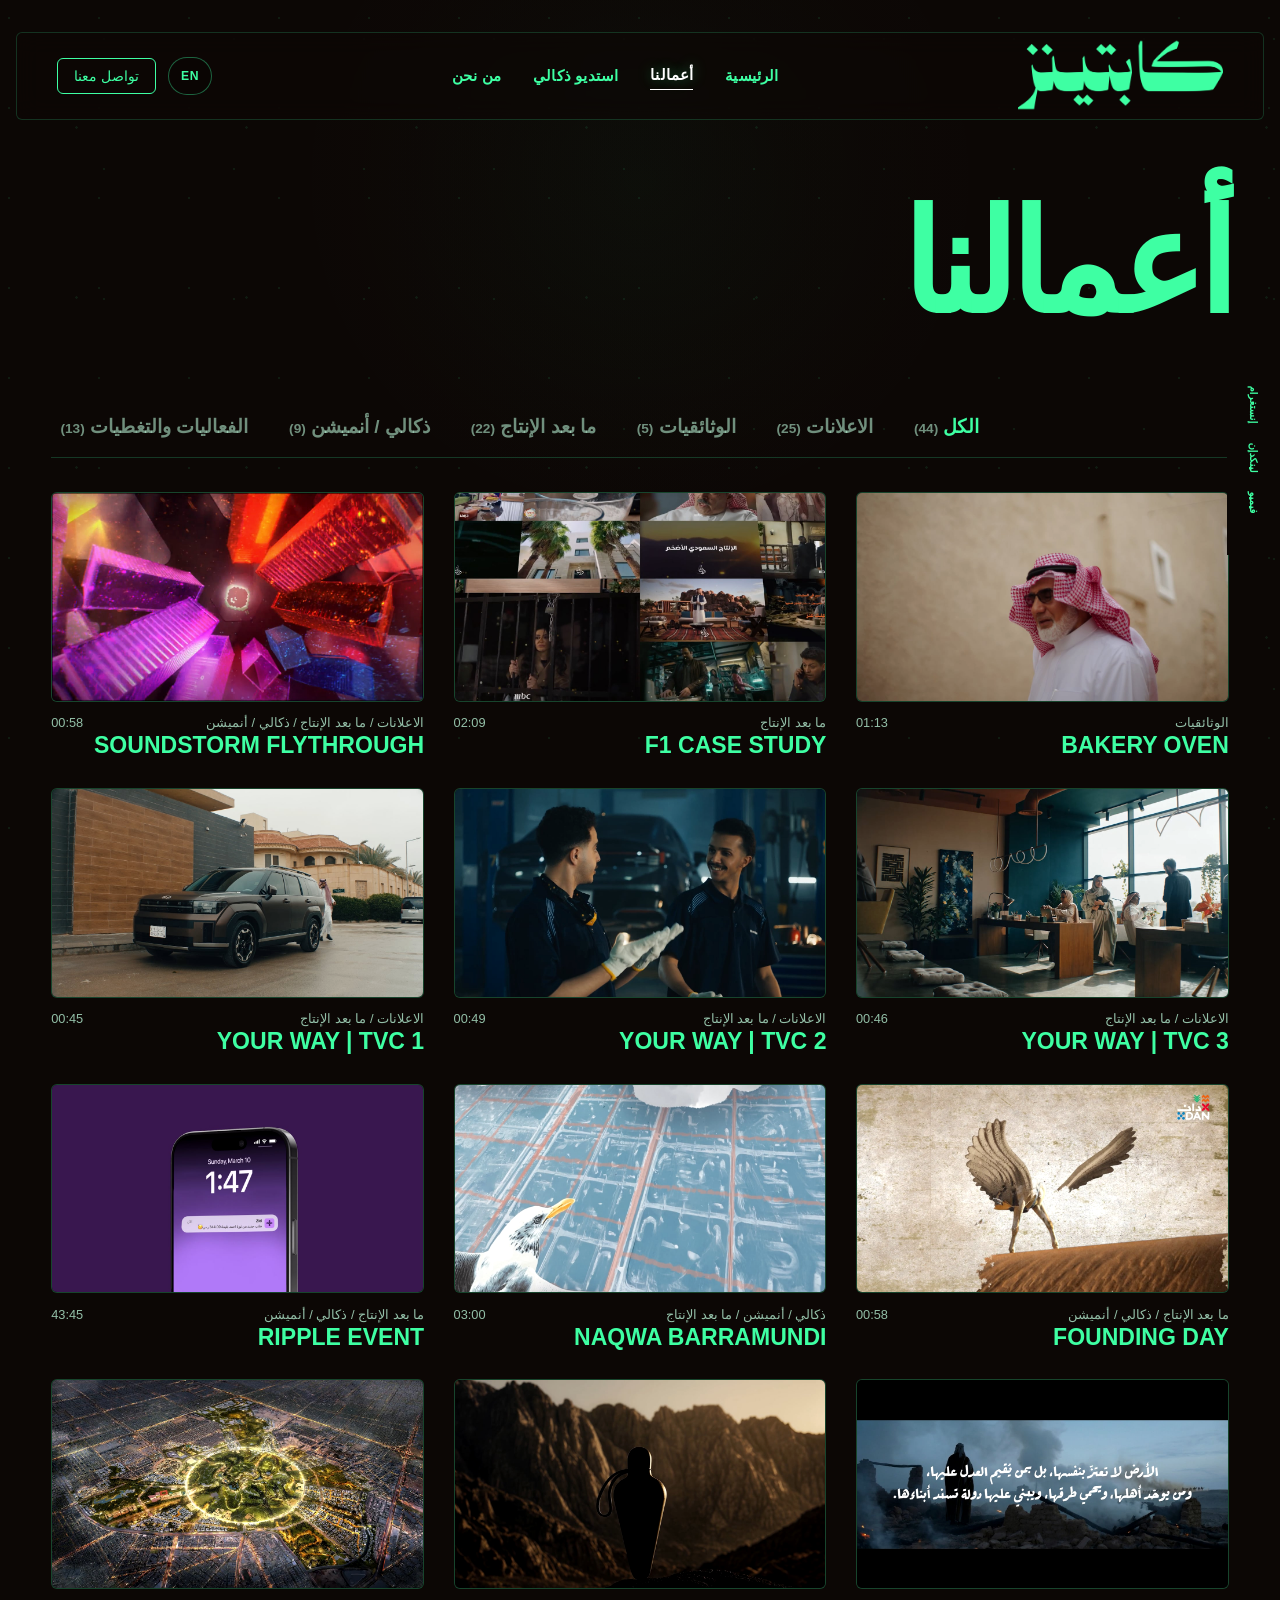
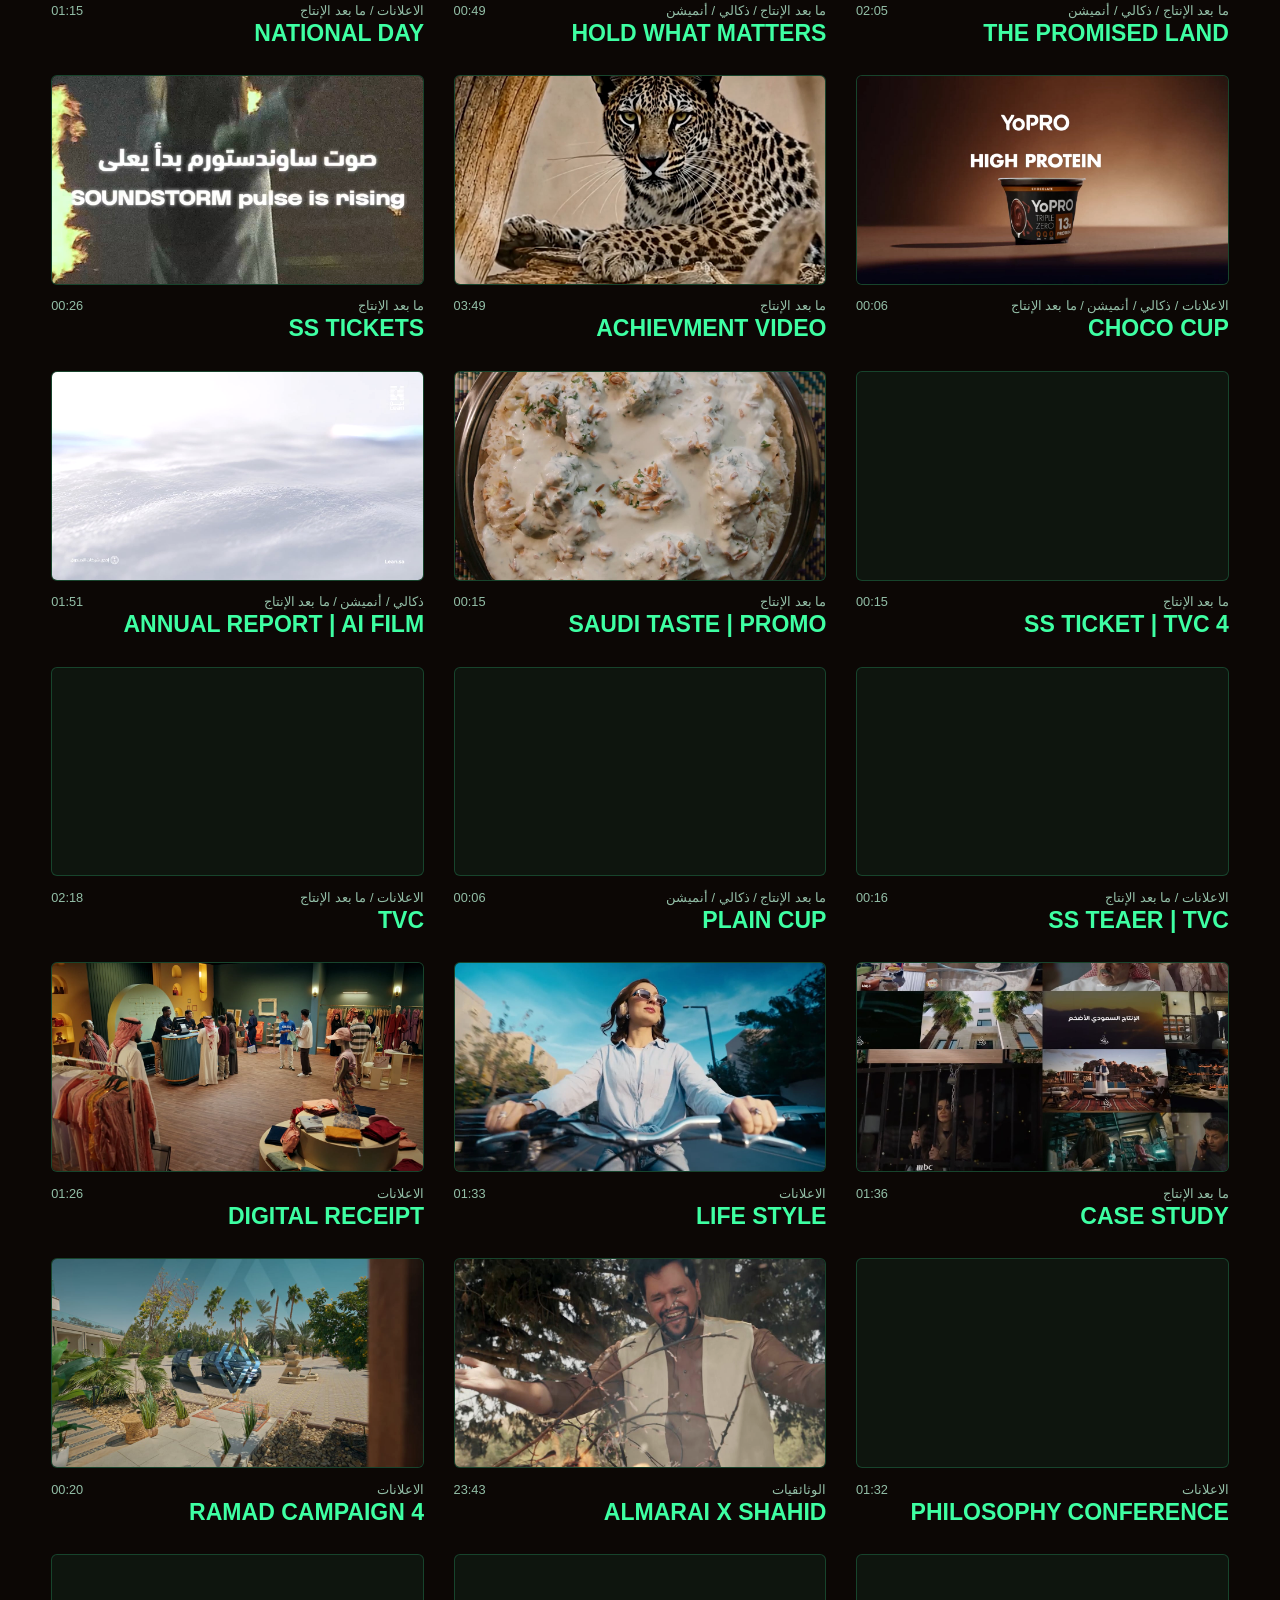
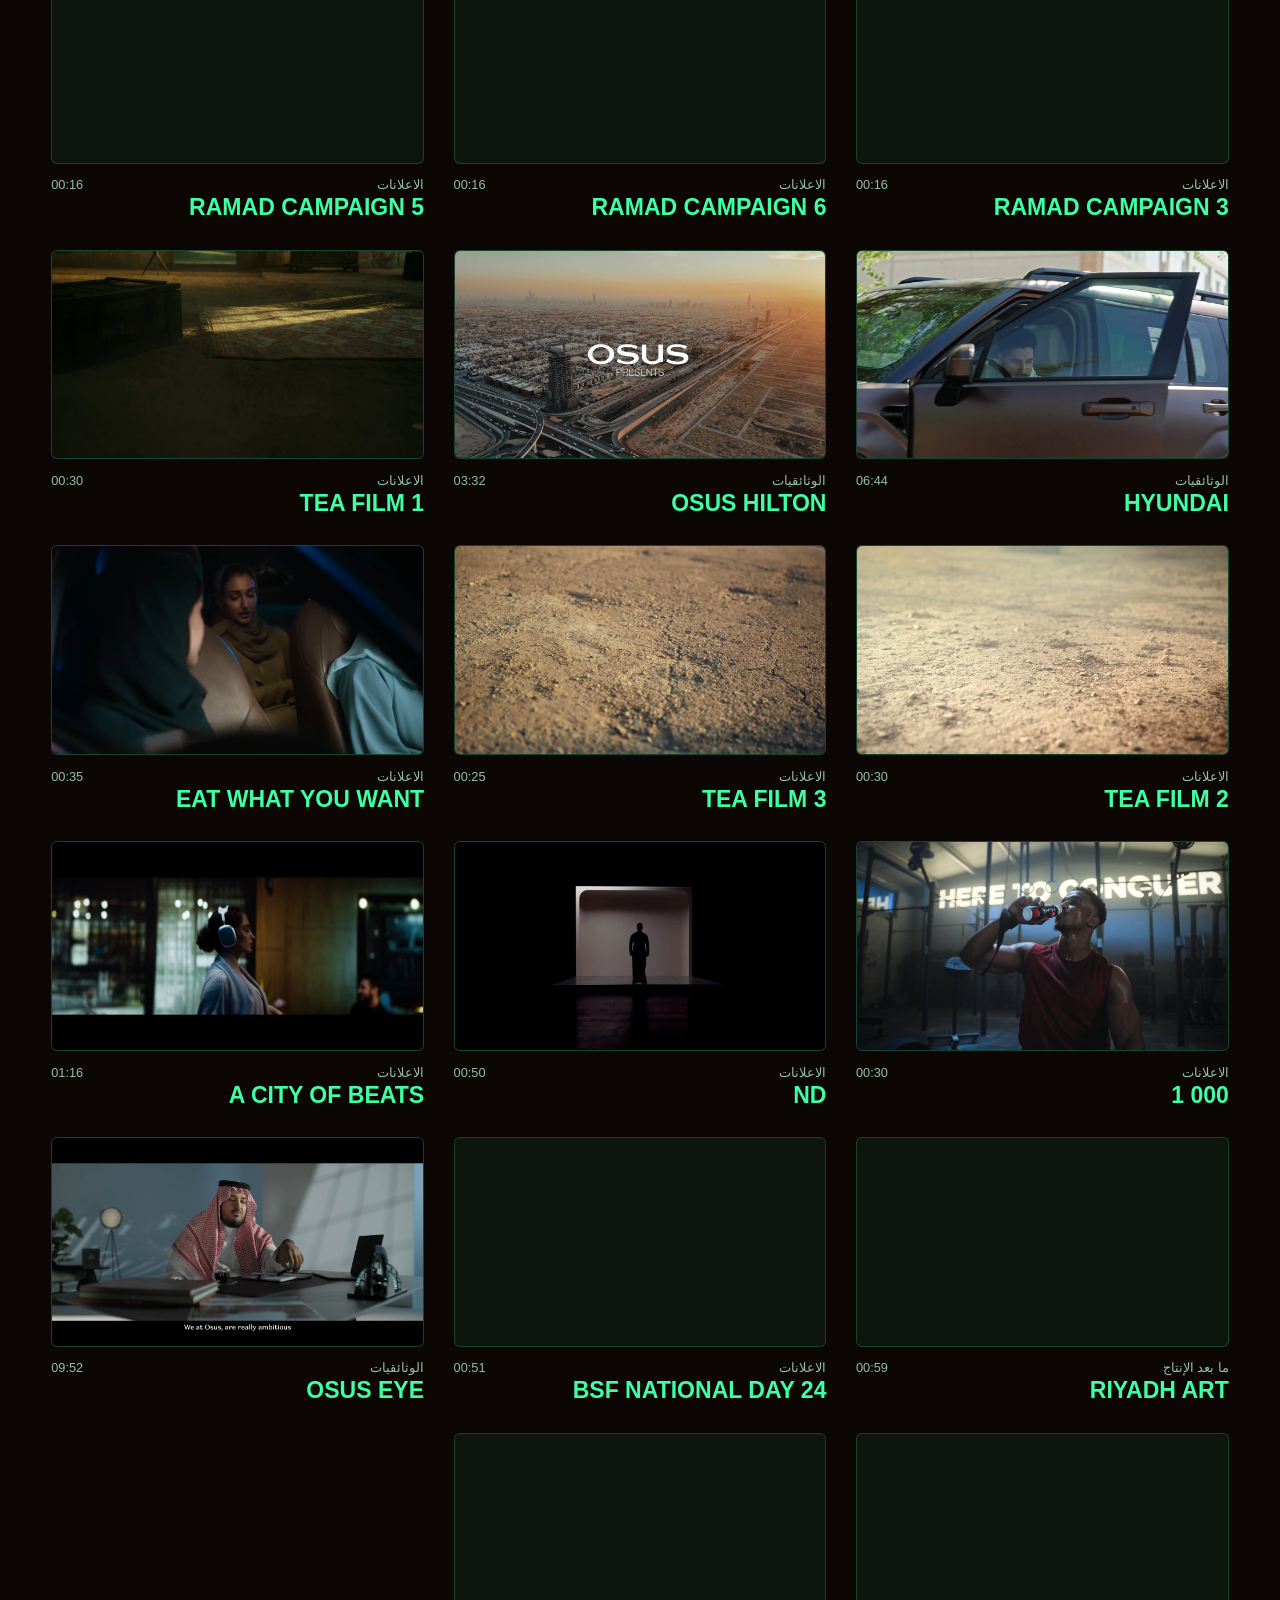
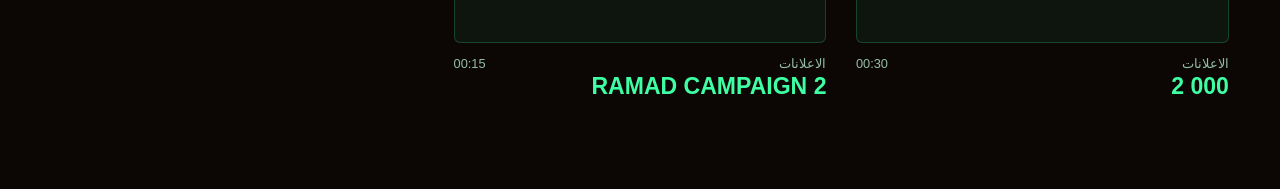
<file: projects.html>
<!doctype html>
<html lang="ar" dir="rtl">

<head>
  <meta charset="utf-8">
  <meta name="viewport" content="width=device-width, initial-scale=1">
  <title>Projects | Captains Film</title>
  <meta name="description" content="Selected work by Captains Film — TVCs, documentaries, post-production and AI/animation projects for brands including Hyundai, STC, MDLBEAST and DGDA.">
  <meta http-equiv="Content-Security-Policy" content="default-src 'self'; script-src 'self'; style-src 'self' 'unsafe-inline' https://fonts.googleapis.com; font-src 'self' https://fonts.gstatic.com; img-src 'self' data: https:; frame-src https://player.vimeo.com; object-src 'none'; base-uri 'self'; form-action 'self';">
  <link rel="icon" type="image/x-icon" href="assets/captains/favicon_io/favicon.ico">
  <link rel="icon" type="image/png" sizes="32x32" href="assets/captains/favicon_io/favicon-32x32.png">
  <link rel="icon" type="image/png" sizes="16x16" href="assets/captains/favicon_io/favicon-16x16.png">
  <link rel="apple-touch-icon" href="assets/captains/favicon_io/apple-touch-icon.png">
  <link rel="manifest" href="assets/captains/favicon_io/site.webmanifest">
  <link rel="canonical" href="https://captains.film/projects">
  <meta property="og:type" content="website">
  <meta property="og:site_name" content="Captains Film">
  <meta property="og:title" content="Projects | Captains Film">
  <meta property="og:description" content="Selected work by Captains Film — TVCs, documentaries, post-production and AI/animation projects for brands including Hyundai, STC, MDLBEAST and DGDA.">
  <meta property="og:url" content="https://captains.film/projects">
  <meta property="og:image" content="https://captains.film/assets/captains/og-image.png">
  <meta property="og:image:width" content="1200">
  <meta property="og:image:height" content="630">
  <meta property="og:locale" content="ar_SA">
  <meta property="og:locale:alternate" content="en_US">
  <meta name="twitter:card" content="summary_large_image">
  <meta name="twitter:title" content="Projects | Captains Film">
  <meta name="twitter:description" content="Selected work by Captains Film — TVCs, documentaries, post-production and AI/animation projects for brands including Hyundai, STC, MDLBEAST and DGDA.">
  <meta name="twitter:image" content="https://captains.film/assets/captains/og-image.png">
  <link rel="preconnect" href="https://fonts.googleapis.com">
  <link rel="preconnect" href="https://fonts.gstatic.com" crossorigin>
  <link rel="stylesheet" href="https://fonts.googleapis.com/css2?family=Montserrat:wght@400;500;700;800;900&display=swap">
  <style>

    :root {
      --mint: #3EFFA3;
      --black: #0C0705;
      --white: #fff;
      --soft: rgba(194, 255, 224, .74);
      --panel: rgba(12, 7, 5, .5);
      --line: rgba(62, 255, 163, .2);
      --ease: cubic-bezier(.19, 1, .22, 1);
      --latin: "Montserrat", "Helvetica Neue", Arial, sans-serif;
      --arabic: "DIN Next LT Arabic", "DINNextLTArabic", "DIN Next Arabic", Tahoma, Arial, sans-serif;
    }

    * {
      box-sizing: border-box;
    }

    html {
      background: var(--black);
      color: var(--white);
      font-family: var(--latin);
      scroll-behavior: smooth;
    }

    body {
      margin: 0;
      min-height: 100svh;
      overflow-x: hidden;
      background: var(--black);
      color: var(--white);
      font-family: var(--latin);
      -webkit-font-smoothing: antialiased;
    }

    body.menu-open,
    body.modal-open {
      overflow: hidden;
    }

    a {
      color: inherit;
      text-decoration: none;
    }

    button,
    input,
    textarea {
      font: inherit;
    }

    button {
      border: 0;
      color: inherit;
      cursor: pointer;
    }

    :lang(ar),
    .arabic {
      font-family: var(--arabic);
      letter-spacing: 0;
    }

    .site-header {
      position: fixed;
      inset: 0 0 auto;
      z-index: 60;
      display: flex;
      justify-content: center;
      width: 100%;
      padding: 1rem;
      pointer-events: none;
    }

    .nav {
      pointer-events: auto;
      width: min(100%, 1280px);
      display: flex;
      flex-direction: column;
      margin-top: 1rem;
      padding: .5rem 2.5rem;
      border: 1px solid rgba(62, 255, 163, .18);
      border-radius: 6px;
      background: var(--panel);
      backdrop-filter: blur(12px);
      opacity: 0;
      transform: translateY(-16px);
      transition: opacity .8s var(--ease), transform .8s var(--ease), background .25s ease;
    }

    body.ready .nav {
      opacity: 1;
      transform: translateY(0);
    }

    .nav-row {
      display: flex;
      align-items: center;
      justify-content: space-between;
      width: 100%;
      min-height: 70px;
    }

    .brand {
      display: flex;
      align-items: center;
      width: clamp(134px, 13vw, 186px);
      height: 70px;
      line-height: 0;
      transition: transform .45s var(--ease), filter .45s var(--ease);
    }

    .brand:hover,
    .brand:focus-visible {
      filter: drop-shadow(0 0 18px rgba(62, 255, 163, .35));
      transform: scale(1.025);
    }

    .brand img {
      display: block;
      width: 100%;
      height: auto;
      transform: translateY(-1px);
    }

    html[dir="rtl"] .brand {
      width: clamp(160px, 16vw, 230px);
    }

    .nav-links {
      display: flex;
      gap: 2rem;
      margin: 0;
      padding: 0;
      list-style: none;
    }

    .nav-links a {
      position: relative;
      display: inline-flex;
      align-items: center;
      color: var(--mint);
      font-size: .96rem;
      font-weight: 700;
      letter-spacing: .01em;
      transition: color .22s ease, text-shadow .22s ease, transform .22s ease;
    }

    .nav-links a::after {
      content: "";
      position: absolute;
      right: 0;
      bottom: -.36rem;
      left: 0;
      height: 1px;
      background: currentColor;
      transform: scaleX(0);
      transform-origin: center;
      transition: transform .28s var(--ease);
    }

    .nav-links a:hover,
    .nav-links a.active {
      color: var(--white);
      text-shadow: 0 0 14px rgba(62, 255, 163, .44);
      transform: translateY(-1px);
    }

    .nav-links a:hover::after,
    .nav-links a.active::after {
      transform: scaleX(1);
    }

    .nav-actions {
      display: flex;
      align-items: center;
      gap: .75rem;
    }

    .lang-toggle {
      min-height: 38px;
      padding: .45rem .75rem;
      border: 1px solid rgba(62, 255, 163, .38);
      border-radius: 999px;
      background: rgba(12, 7, 5, .38);
      color: var(--mint);
      font-size: .76rem;
      font-weight: 800;
      letter-spacing: .06em;
      text-transform: uppercase;
      transition: background .25s ease, color .25s ease;
    }

    .lang-toggle:hover {
      background: var(--mint);
      color: var(--black);
    }

    html[dir="rtl"] body {
      direction: rtl;
      text-align: right;
      font-family: var(--arabic);
    }

    html[dir="rtl"] .social-rail {
      right: 0;
      left: auto;
    }

    html[dir="rtl"] .modal {
      justify-content: flex-start;
    }

    html[dir="rtl"] .modal-panel {
      border-left: 0;
      border-right: 1px solid rgba(62, 255, 163, .18);
    }

    .project-button {
      position: relative;
      overflow: hidden;
      padding: .55rem 1rem;
      border: 1px solid var(--mint);
      border-radius: 6px;
      background: transparent;
      color: var(--mint);
      font-size: .875rem;
      text-transform: uppercase;
    }

    .project-button span {
      position: relative;
      z-index: 1;
      transition: color .3s ease;
    }

    .project-button::before {
      content: "";
      position: absolute;
      inset: 0;
      background: var(--mint);
      transform: scaleY(0);
      transform-origin: bottom;
      transition: transform .3s ease-out;
    }

    .project-button:hover::before {
      transform: scaleY(1);
    }

    .project-button:hover span {
      color: var(--black);
    }

    .hamburger {
      display: none;
      width: 2rem;
      height: 1.5rem;
      align-items: center;
      justify-content: center;
      background: transparent;
    }

    .hamburger i,
    .hamburger i::after {
      display: block;
      width: 1.5rem;
      height: 1px;
      background: var(--mint);
      transition: transform .3s ease;
      content: "";
    }

    .hamburger i {
      transform: translateY(-4px);
    }

    .hamburger i::after {
      transform: translateY(8px);
    }

    body.menu-open .hamburger i {
      transform: rotate(45deg);
    }

    body.menu-open .hamburger i::after {
      transform: rotate(90deg);
    }

    .mobile-menu {
      display: none;
      width: 100%;
      overflow: hidden;
      max-height: 0;
      transition: max-height .45s var(--ease), padding .45s var(--ease);
    }

    body.menu-open .mobile-menu {
      max-height: 310px;
      padding: 1rem 0 .75rem;
    }

    .mobile-menu a {
      display: block;
      padding: .45rem 0;
      text-align: center;
      font-size: 1.5rem;
      text-transform: uppercase;
    }

    .social-rail {
      position: fixed;
      top: 50%;
      left: 0;
      z-index: 45;
      width: 53px;
      min-height: 210px;
      display: flex;
      align-items: center;
      justify-content: center;
      gap: 1.2rem;
      padding: 1rem .2rem;
      background: var(--black);
      color: var(--mint);
      transform: translateY(-50%);
      writing-mode: vertical-rl;
      text-orientation: mixed;
      font-size: 10px;
      font-weight: 800;
      letter-spacing: .12em;
      text-transform: uppercase;
    }

    .social-rail a {
      transition: color .2s ease, transform .2s ease;
    }

    .social-rail a:hover {
      color: var(--white);
      transform: translateX(1px);
    }

    .project-bg {
      position: fixed;
      inset: 0;
      z-index: 0;
      overflow: hidden;
      background: radial-gradient(circle at 50% 20%, rgba(62, 255, 163, .08), transparent 35%), var(--black);
      pointer-events: none;
    }

    .project-bg::after,
    .noise {
      content: "";
      position: absolute;
      inset: 0;
      pointer-events: none;
    }

    .project-bg::after {
      background:
        linear-gradient(90deg, rgba(12, 7, 5, .72), rgba(12, 7, 5, .34), rgba(12, 7, 5, .82)),
        linear-gradient(0deg, rgba(12, 7, 5, .76), rgba(12, 7, 5, .2), rgba(12, 7, 5, .52));
    }

    .noise {
      z-index: 4;
      opacity: .08;
      background-image:
        radial-gradient(circle at 10% 20%, var(--mint) 0 1px, transparent 1.5px),
        radial-gradient(circle at 80% 30%, var(--mint) 0 1px, transparent 1.5px),
        radial-gradient(circle at 45% 75%, var(--mint) 0 1px, transparent 1.5px);
      background-size: 90px 90px, 130px 130px, 170px 170px;
      animation: noiseDrift .55s steps(2) infinite;
    }

    .bg-media {
      position: absolute;
      inset: 0;
      opacity: 0;
      background-position: center;
      background-size: cover;
      filter: saturate(.9) contrast(1.05);
      transform: scale(1.04);
      transition: opacity .55s ease, transform 4s linear;
    }

    .bg-media.active {
      opacity: .66;
      transform: scale(1.1);
    }

    .bg-media iframe {
      position: absolute;
      top: 50%;
      left: 50%;
      width: max(100vw, 177.78vh);
      height: max(100vh, 56.25vw);
      border: 0;
      opacity: 0;
      pointer-events: none;
      transform: translate(-50%, -50%);
      transition: opacity .8s ease;
    }

    .bg-media.video-ready iframe {
      opacity: 1;
    }

    .projects-page {
      position: relative;
      z-index: 10;
      min-height: 100svh;
      padding: clamp(150px, 16vw, 210px) clamp(20px, 4vw, 54px) 90px;
    }

    .page-title {
      margin: 0 0 clamp(42px, 7vw, 90px);
      color: var(--mint);
      font-size: clamp(58px, 11vw, 160px);
      font-weight: 900;
      line-height: .85;
      letter-spacing: -.05em;
      text-transform: uppercase;
    }

    .toolbar {
      display: flex;
      align-items: flex-end;
      justify-content: flex-end;
      gap: 24px;
      margin-bottom: 34px;
      padding-bottom: 18px;
      border-bottom: 1px solid var(--line);
    }

    .filters {
      display: flex;
      flex-wrap: wrap;
      gap: clamp(12px, 2vw, 26px);
    }

    .filters button {
      background: transparent;
      color: rgba(194, 255, 224, .55);
      font-size: clamp(14px, 1.5vw, 19px);
      font-weight: 600;
      text-transform: uppercase;
      transition: color .2s ease;
    }

    .filters button.active,
    .filters button:hover {
      color: var(--mint);
    }

    .filters span {
      margin-left: .2rem;
      font-size: .72em;
      color: rgba(194, 255, 224, .55);
    }

    .grid-view {
      display: grid;
      grid-template-columns: repeat(3, minmax(0, 1fr));
      gap: clamp(18px, 2.3vw, 32px);
    }

    .project-card {
      display: block;
      cursor: pointer;
      opacity: 0;
      transform: translateY(24px);
      animation: rise .75s var(--ease) forwards;
    }

    .thumb {
      position: relative;
      aspect-ratio: 16 / 9;
      overflow: hidden;
      border: 1px solid rgba(62, 255, 163, .2);
      border-radius: 6px;
      background: rgba(62, 255, 163, .06);
    }

    .thumb img {
      width: 100%;
      height: 100%;
      object-fit: cover;
      filter: saturate(.92) contrast(1.05);
      transform: scale(1);
      transition: transform .5s var(--ease), opacity .4s ease;
    }

    .project-card:hover .thumb img {
      transform: scale(1.06);
    }

    .thumb-fallback {
      display: grid;
      height: 100%;
      place-items: end start;
      padding: 1rem;
      color: var(--soft);
      background:
        linear-gradient(135deg, rgba(62, 255, 163, .2), rgba(10, 20, 16, .62)),
        linear-gradient(180deg, rgba(255, 255, 255, .08), rgba(255, 255, 255, 0));
    }

    .thumb-fallback span {
      max-width: 14rem;
      color: var(--white);
      font-family: "Neue Montreal", Inter, sans-serif;
      font-size: clamp(1.35rem, 2.2vw, 2.4rem);
      line-height: .95;
      letter-spacing: 0;
      text-transform: uppercase;
    }

    .card-meta {
      display: flex;
      justify-content: space-between;
      gap: 14px;
      margin-top: .85rem;
      color: var(--soft);
      font-size: .8rem;
      letter-spacing: .08em;
      text-transform: uppercase;
    }

    .card-title {
      margin: .25rem 0 0;
      color: var(--mint);
      font-size: clamp(18px, 1.8vw, 28px);
      font-weight: 800;
      line-height: 1.04;
      text-transform: uppercase;
    }

    .hidden {
      display: none !important;
    }

    .empty {
      padding: 42px 0;
      color: var(--soft);
      text-align: center;
    }

    .modal {
      position: fixed;
      inset: 0;
      z-index: 90;
      display: none;
      align-items: stretch;
      justify-content: flex-end;
      background: rgba(0, 0, 0, .62);
      backdrop-filter: blur(10px);
    }

    .modal.open {
      display: flex;
    }

    .modal-panel {
      width: min(650px, 100%);
      min-height: 100%;
      padding: clamp(24px, 4vw, 54px);
      overflow-y: auto;
      background: var(--black);
      border-left: 1px solid rgba(62, 255, 163, .18);
      transform: translateX(100%);
      animation: modalIn .55s var(--ease) forwards;
    }

    .modal-close {
      display: block;
      margin-left: auto;
      padding: .65rem .85rem;
      border: 1px solid rgba(62, 255, 163, .34);
      border-radius: 6px;
      background: transparent;
      text-transform: uppercase;
      font-size: .8rem;
      letter-spacing: .08em;
    }

    .modal h2 {
      margin: 3rem 0 1rem;
      color: var(--mint);
      font-size: clamp(38px, 6vw, 72px);
      line-height: .95;
      text-transform: uppercase;
    }

    .modal p {
      max-width: 42rem;
      color: var(--soft);
      font-size: 1.05rem;
      line-height: 1.65;
    }

    .modal-player {
      position: relative;
      width: 100%;
      margin: 1.4rem 0;
      border-radius: 6px;
      aspect-ratio: 16 / 9;
      overflow: hidden;
      border: 1px solid rgba(62, 255, 163, .18);
      background: rgba(62, 255, 163, .06);
    }

    .modal-player iframe {
      position: absolute;
      inset: 0;
      width: 100%;
      height: 100%;
      border: 0;
    }

    .facts {
      display: grid;
      grid-template-columns: repeat(3, 1fr);
      gap: 1px;
      margin: 1.6rem 0 0;
      background: rgba(62, 255, 163, .18);
      border: 1px solid rgba(62, 255, 163, .18);
    }

    .facts div {
      padding: 1rem;
      background: var(--black);
    }

    .facts small {
      display: block;
      color: rgba(194, 255, 224, .55);
      font-size: .7rem;
      letter-spacing: .12em;
      text-transform: uppercase;
    }

    .facts strong {
      display: block;
      margin-top: .35rem;
      font-size: .9rem;
      text-transform: uppercase;
    }

    .contact-details {
      display: grid;
      gap: .75rem;
      margin: 1.5rem 0 0;
      padding: 1rem 0 0;
      border-top: 1px solid rgba(62, 255, 163, .18);
      color: var(--soft);
      font-size: .95rem;
      line-height: 1.6;
    }

    .contact-details a {
      color: var(--mint);
    }

    .contact-details strong {
      color: var(--mint);
      font-weight: 700;
    }

    .contact-phones {
      display: grid;
      gap: .45rem;
      margin-top: 1rem;
    }

    .contact-talent {
      display: grid;
      gap: .85rem;
      margin-top: 1.5rem;
      padding-top: 1.2rem;
      border-top: 1px solid rgba(62, 255, 163, .14);
    }

    .contact-talent-title {
      margin: 0;
      color: var(--white);
      font-size: 1.08rem;
      font-weight: 800;
    }

    .contact-talent-button {
      display: inline-flex;
      align-items: center;
      justify-content: center;
      width: fit-content;
      min-height: 44px;
      padding: .75rem 1.1rem;
      border: 1px solid var(--mint);
      border-radius: 999px;
      color: var(--mint);
      font-size: .82rem;
      font-weight: 800;
      letter-spacing: .08em;
      text-transform: uppercase;
      transition: background .25s ease, color .25s ease, transform .25s var(--ease);
    }

    .contact-talent-button:hover {
      background: var(--mint);
      color: var(--black);
      transform: translateY(-2px);
    }

    .contact-whatsapp {
      display: inline-flex;
      align-items: center;
      justify-content: center;
      width: fit-content;
      margin-top: 2rem;
      min-height: 44px;
      padding: .75rem 1.1rem;
      border: 1px solid var(--mint);
      border-radius: 999px;
      color: var(--mint);
      font-size: .82rem;
      font-weight: 800;
      letter-spacing: .08em;
      text-transform: uppercase;
      transition: background .25s ease, color .25s ease, transform .25s var(--ease);
    }

    .contact-whatsapp:hover {
      background: var(--mint);
      color: var(--black);
      transform: translateY(-2px);
    }

    .contact-fields {
      display: grid;
      gap: .8rem;
      margin-top: 2rem;
    }

    .contact-fields input,
    .contact-fields textarea {
      width: 100%;
      padding: .95rem 1rem;
      border: 1px solid rgba(62, 255, 163, .22);
      border-radius: 6px;
      outline: 0;
      background: rgba(62, 255, 163, .06);
      color: var(--white);
    }

    .contact-fields textarea {
      min-height: 120px;
      resize: vertical;
    }

    .toast {
      min-height: 1.5rem;
      color: var(--soft);
      font-size: .9rem;
    }

    @keyframes modalIn {
      to {
        transform: translateX(0);
      }
    }

    @keyframes rise {
      to {
        opacity: 1;
        transform: translateY(0);
      }
    }

    @keyframes noiseDrift {
      to {
        background-position: 90px 40px, -70px 80px, 30px -120px;
      }
    }

    @media (max-width: 900px) {
      .grid-view {
        grid-template-columns: repeat(2, minmax(0, 1fr));
      }

      .toolbar {
        align-items: flex-start;
        flex-direction: column;
      }
    }

    @media (max-width: 760px) {
      .nav {
        padding: .6rem 1rem;
      }

      .nav-links,
      .nav .nav-actions.desktop {
        display: none;
      }

      .hamburger,
      .mobile-menu {
        display: flex;
      }

      .mobile-menu {
        flex-direction: column;
      }

      .mobile-menu .project-button,
      .mobile-menu .lang-toggle {
        align-self: center;
        margin-top: 1rem;
      }

      .mobile-menu .project-button {
        background: var(--mint);
        color: var(--black);
      }

      .brand {
        width: 168px;
      }

      .social-rail {
        display: none;
      }

      .projects-page {
        padding: 138px 1.25rem 86px;
      }

      .page-title {
        font-size: clamp(54px, 17vw, 78px);
        margin-bottom: 42px;
      }

      .grid-view {
        grid-template-columns: 1fr;
      }

      .facts {
        grid-template-columns: 1fr;
      }
    }

    @media (prefers-reduced-motion: reduce) {

      *,
      *::before,
      *::after {
        animation-duration: .001ms !important;
        animation-iteration-count: 1 !important;
        scroll-behavior: auto !important;
        transition-duration: .001ms !important;
      }
    }
  </style>
</head>

<body>
  <header class="site-header">
    <nav class="nav" aria-label="Primary navigation">
      <div class="nav-row">
        <a class="brand" href="index.html" aria-label="Captains Film home">
          <img src="assets/captains/logo-green-web.png" alt="Captains Film"
            data-logo-en="assets/captains/logo-green-web.png" data-logo-ar="assets/captains/logo-ar-green.png">
        </a>
        <ul class="nav-links">
          <li><a href="index.html" data-i18n="nav.home">Home</a></li>
          <li><a class="active" href="projects.html" data-i18n="nav.projects">Projects</a></li>
          <li><a href="ai-studio.html" data-i18n="nav.aiStudio">AI Studio</a></li>
          <li><a href="about.html" data-i18n="nav.about">About us</a></li>
        </ul>
        <div class="nav-actions desktop">
          <button class="lang-toggle" type="button" data-lang-toggle aria-label="Switch language">عربي</button>
          <button class="project-button" type="button" data-contact><span data-i18n="cta.start">Start a
              project</span></button>
        </div>
        <button class="hamburger" type="button" aria-label="Toggle mobile menu" aria-expanded="false"><i></i></button>
      </div>
      <div class="mobile-menu" aria-hidden="true">
        <a href="index.html" data-i18n="nav.home">Home</a>
        <a href="projects.html" data-i18n="nav.projects">Projects</a>
        <a href="ai-studio.html" data-i18n="nav.aiStudio">AI Studio</a>
        <a href="about.html" data-i18n="nav.about">About us</a>
        <button class="lang-toggle" type="button" data-lang-toggle aria-label="Switch language">عربي</button>
        <button class="project-button" type="button" data-contact><span data-i18n="cta.start">Start a
            project</span></button>
      </div>
    </nav>
  </header>

  <div class="social-rail" aria-label="Captains social links">
    <a href="https://vimeo.com/user257545587" target="_blank" rel="noopener noreferrer"
      data-i18n="social.vimeo">Vimeo</a>
    <a href="https://www.linkedin.com/company/121454007" target="_blank" rel="noopener noreferrer"
      data-i18n="social.linkedin">LinkedIn</a>
    <a href="https://www.instagram.com/captains_film/" target="_blank" rel="noopener noreferrer"
      data-i18n="social.instagram">Instagram</a>
  </div>

  <div class="project-bg" aria-hidden="true">
    <div class="bg-media"></div>
    <div class="noise"></div>
  </div>

  <main class="projects-page">
    <h1 class="page-title" data-i18n="nav.projects">Projects</h1>
    <section class="toolbar" aria-label="Project controls">
      <div class="filters" aria-label="Project filters"></div>
    </section>
    <section class="grid-view" aria-label="Project grid"></section>
  </main>

  <aside class="modal" id="projectModal" aria-hidden="true" aria-modal="true" role="dialog">
    <div class="modal-panel">
      <button class="modal-close" type="button" data-close data-i18n="common.close">Close</button>
      <h2></h2>
      <div class="modal-player"></div>
      <p></p>
      <div class="facts">
        <div><small data-i18n="common.client">Client</small><strong data-client></strong></div>
        <div><small data-i18n="common.tags">Tags</small><strong data-tags></strong></div>
        <div><small data-i18n="common.year">Year</small><strong data-year></strong></div>
      </div>
    </div>
  </aside>

  <aside class="modal" id="contactModal" aria-hidden="true" aria-modal="true" role="dialog">
    <div class="modal-panel">
      <button class="modal-close" type="button" data-close data-i18n="common.close">Close</button>
      <h2 data-i18n="cta.start">Start a project</h2>
      <p data-i18n="contact.copy">Captains Film crafts cinematic stories, commercials, and branded films with a sharp
        visual voice. نحوّل الأفكار إلى أفلام مؤثرة وواضحة.</p>
      <div class="contact-details">
        <div><strong data-i18n="contact.email">Email:</strong> <a
            href="mailto:ahoy@captains.film">ahoy@captains.film</a></div>
        <div><strong data-i18n="contact.addressLabel">Address:</strong> <span data-i18n="contact.address">7272 Al
            Thumamah St., Al Sahafah District, Riyadh, Kingdom of Saudi Arabia</span></div>
        <div class="contact-phones">
          <div><strong data-i18n="contact.phone">Phone:</strong> <a href="tel:+966567614818">+966567614818</a></div>
          <div><strong data-i18n="contact.phone">Phone:</strong> <a href="tel:+966558432482">+966558432482</a></div>
        </div>
      </div>
      <div class="contact-talent">
        <p class="contact-talent-title" data-i18n="contact.talentTitle">Join the talent network</p>
        <a class="contact-talent-button"
          href="https://docs.google.com/forms/d/e/1FAIpQLSeVdHrW7VywTzEHe75qHfmorvghPwpk85tNjOECUtvwsH7pIw/viewform?usp=header"
          target="_blank" rel="noopener noreferrer" data-i18n="contact.talentCta">Open form</a>
      </div>
      <a class="contact-whatsapp" href="https://wa.me/966567614818" target="_blank" rel="noopener noreferrer"
        data-i18n="contact.whatsapp">WhatsApp</a>
    </div>
  </aside>

  <script src="assets/captains/js/projects.js?v=20260706"></script>
</body>

</html>
</file>
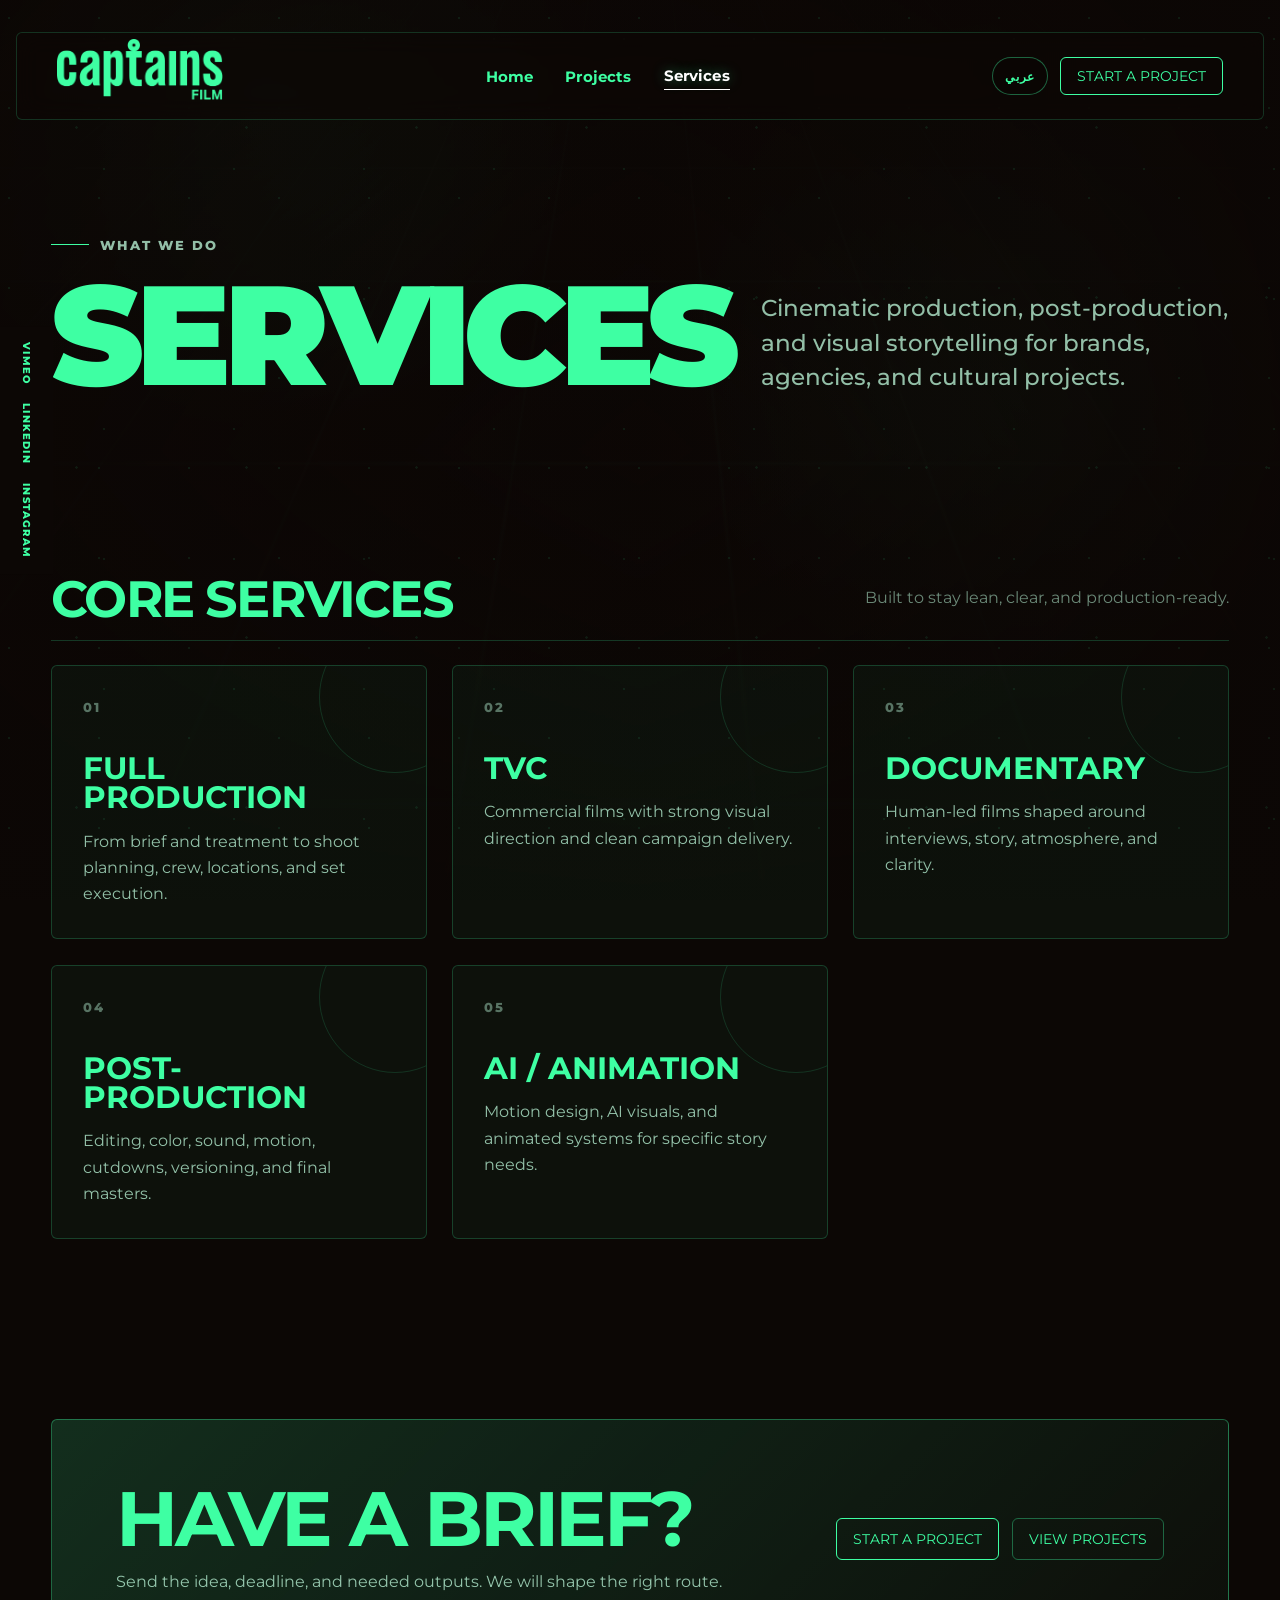
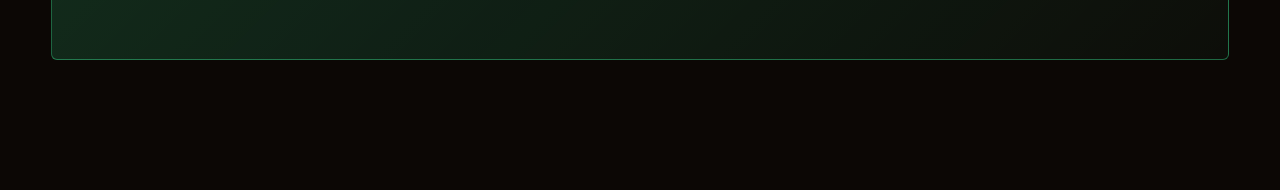
<file: services.html>
<!doctype html>
<html lang="en">
<head>
  <meta charset="utf-8">
  <meta name="viewport" content="width=device-width, initial-scale=1">
  <title>Services | Captains Film</title>
  <meta name="description" content="Captains Film services, production workflow, and collaboration model.">
  <link rel="icon" type="image/x-icon" href="assets/captains/favicon_io/favicon.ico">
  <link rel="icon" type="image/png" sizes="32x32" href="assets/captains/favicon_io/favicon-32x32.png">
  <link rel="icon" type="image/png" sizes="16x16" href="assets/captains/favicon_io/favicon-16x16.png">
  <link rel="apple-touch-icon" href="assets/captains/favicon_io/apple-touch-icon.png">
  <link rel="manifest" href="assets/captains/favicon_io/site.webmanifest">
  <style>
    @import url("https://fonts.googleapis.com/css2?family=Montserrat:wght@400;500;700;800;900&display=swap");

    :root {
      --mint: #3EFFA3;
      --black: #0C0705;
      --white: #fff;
      --soft: rgba(194, 255, 224, .74);
      --muted: rgba(194, 255, 224, .52);
      --panel: rgba(12, 7, 5, .5);
      --panel-strong: rgba(12, 7, 5, .72);
      --line: rgba(62, 255, 163, .2);
      --faint: rgba(62, 255, 163, .08);
      --ease: cubic-bezier(.19, 1, .22, 1);
      --latin: "Montserrat", "Helvetica Neue", Arial, sans-serif;
      --arabic: "DIN Next LT Arabic", "DINNextLTArabic", "DIN Next Arabic", Tahoma, Arial, sans-serif;
    }

    * { box-sizing: border-box; }
    html {
      background: var(--black);
      color: var(--white);
      font-family: var(--latin);
      scroll-behavior: smooth;
    }

    body {
      margin: 0;
      min-height: 100svh;
      overflow-x: hidden;
      background: var(--black);
      color: var(--white);
      font-family: var(--latin);
      -webkit-font-smoothing: antialiased;
    }

    body.menu-open,
    body.modal-open { overflow: hidden; }
    a { color: inherit; text-decoration: none; }
    button, input, textarea { font: inherit; }
    button { border: 0; color: inherit; cursor: pointer; }
    :lang(ar), .arabic { font-family: var(--arabic); letter-spacing: 0; }

    .site-header {
      position: fixed;
      inset: 0 0 auto;
      z-index: 60;
      display: flex;
      justify-content: center;
      width: 100%;
      padding: 1rem;
      pointer-events: none;
    }

    .nav {
      pointer-events: auto;
      width: min(100%, 1280px);
      display: flex;
      flex-direction: column;
      margin-top: 1rem;
      padding: .5rem 2.5rem;
      border: 1px solid rgba(62, 255, 163, .18);
      border-radius: 6px;
      background: var(--panel);
      backdrop-filter: blur(12px);
      opacity: 0;
      transform: translateY(-16px);
      transition: opacity .8s var(--ease), transform .8s var(--ease), background .25s ease;
    }

    body.ready .nav { opacity: 1; transform: translateY(0); }

    .nav-row {
      display: flex;
      align-items: center;
      justify-content: space-between;
      width: 100%;
      min-height: 70px;
    }

    .brand {
      display: flex;
      align-items: center;
      width: clamp(134px, 13vw, 186px);
      height: 70px;
      line-height: 0;
      transition: transform .45s var(--ease), filter .45s var(--ease);
    }

    .brand:hover,
    .brand:focus-visible { filter: drop-shadow(0 0 18px rgba(62, 255, 163, .35)); transform: scale(1.025); }
    .brand img { display: block; width: 100%; height: auto; transform: translateY(-1px); }
    html[dir="rtl"] .brand { width: clamp(160px, 16vw, 230px); }

    .nav-links { display: flex; gap: 2rem; margin: 0; padding: 0; list-style: none; }
    .nav-links a {
      position: relative;
      display: inline-flex;
      align-items: center;
      color: var(--mint);
      font-size: .96rem;
      font-weight: 700;
      letter-spacing: .01em;
      transition: color .22s ease, text-shadow .22s ease, transform .22s ease;
    }
    .nav-links a::after {
      content: "";
      position: absolute;
      right: 0;
      bottom: -.36rem;
      left: 0;
      height: 1px;
      background: currentColor;
      transform: scaleX(0);
      transform-origin: center;
      transition: transform .28s var(--ease);
    }
    .nav-links a:hover,
    .nav-links a.active {
      color: var(--white);
      text-shadow: 0 0 14px rgba(62, 255, 163, .44);
      transform: translateY(-1px);
    }
    .nav-links a:hover::after,
    .nav-links a.active::after { transform: scaleX(1); }

    .nav-actions {
      display: flex;
      align-items: center;
      gap: .75rem;
    }

    .lang-toggle {
      min-height: 38px;
      padding: .45rem .75rem;
      border: 1px solid rgba(62,255,163,.38);
      border-radius: 999px;
      background: rgba(12,7,5,.38);
      color: var(--mint);
      font-size: .76rem;
      font-weight: 800;
      letter-spacing: .06em;
      text-transform: uppercase;
      transition: background .25s ease, color .25s ease;
    }

    .lang-toggle:hover {
      background: var(--mint);
      color: var(--black);
    }

    html[dir="rtl"] body {
      direction: rtl;
      text-align: right;
      font-family: var(--arabic);
    }

    html[dir="rtl"] .social-rail {
      right: 0;
      left: auto;
    }

    html[dir="rtl"] .modal {
      justify-content: flex-start;
    }

    html[dir="rtl"] .modal-panel {
      border-left: 0;
      border-right: 1px solid rgba(62,255,163,.18);
    }

    .project-button {
      position: relative;
      overflow: hidden;
      padding: .55rem 1rem;
      border: 1px solid var(--mint);
      border-radius: 6px;
      background: transparent;
      color: var(--mint);
      font-size: .875rem;
      text-transform: uppercase;
    }

    .project-button span { position: relative; z-index: 1; transition: color .3s ease; }
    .project-button::before {
      content: "";
      position: absolute;
      inset: 0;
      background: var(--mint);
      transform: scaleY(0);
      transform-origin: bottom;
      transition: transform .3s ease-out;
    }
    .project-button:hover::before { transform: scaleY(1); }
    .project-button:hover span { color: var(--black); }

    .hamburger {
      display: none;
      width: 2rem;
      height: 1.5rem;
      align-items: center;
      justify-content: center;
      background: transparent;
    }

    .hamburger i,
    .hamburger i::after {
      display: block;
      width: 1.5rem;
      height: 1px;
      background: var(--mint);
      transition: transform .3s ease;
      content: "";
    }
    .hamburger i { transform: translateY(-4px); }
    .hamburger i::after { transform: translateY(8px); }
    body.menu-open .hamburger i { transform: rotate(45deg); }
    body.menu-open .hamburger i::after { transform: rotate(90deg); }

    .mobile-menu {
      display: none;
      width: 100%;
      overflow: hidden;
      max-height: 0;
      transition: max-height .45s var(--ease), padding .45s var(--ease);
    }
    body.menu-open .mobile-menu { max-height: 360px; padding: 1rem 0 .75rem; }
    .mobile-menu a { display: block; padding: .45rem 0; text-align: center; font-size: 1.5rem; text-transform: uppercase; }

    .social-rail {
      position: fixed;
      top: 50%;
      left: 0;
      z-index: 45;
      width: 53px;
      min-height: 210px;
      display: flex;
      align-items: center;
      justify-content: center;
      gap: 1.2rem;
      padding: 1rem .2rem;
      background: var(--black);
      color: var(--mint);
      transform: translateY(-50%);
      writing-mode: vertical-rl;
      text-orientation: mixed;
      font-size: 10px;
      font-weight: 800;
      letter-spacing: .12em;
      text-transform: uppercase;
    }
    .social-rail a { transition: color .2s ease, transform .2s ease; }
    .social-rail a:hover { color: var(--white); transform: translateX(1px); }

    .services-bg {
      position: fixed;
      inset: 0;
      z-index: 0;
      overflow: hidden;
      background:
        radial-gradient(circle at 20% 10%, rgba(62,255,163,.13), transparent 26%),
        radial-gradient(circle at 80% 40%, rgba(62,255,163,.08), transparent 30%),
        var(--black);
      pointer-events: none;
    }
    .services-bg::before,
    .services-bg::after,
    .noise { content: ""; position: absolute; inset: 0; pointer-events: none; }
    .services-bg::before {
      opacity: .25;
      background-image:
        linear-gradient(rgba(62,255,163,.09) 1px, transparent 1px),
        linear-gradient(90deg, rgba(62,255,163,.09) 1px, transparent 1px);
      background-size: 84px 84px;
      transform: perspective(600px) rotateX(62deg) translateY(-30%);
      transform-origin: top;
    }
    .services-bg::after {
      background:
        linear-gradient(90deg, rgba(12,7,5,.82), rgba(12,7,5,.35), rgba(12,7,5,.9)),
        linear-gradient(0deg, rgba(12,7,5,.9), rgba(12,7,5,.18), rgba(12,7,5,.68));
    }
    .noise {
      z-index: 4;
      opacity: .08;
      background-image:
        radial-gradient(circle at 10% 20%, var(--mint) 0 1px, transparent 1.5px),
        radial-gradient(circle at 80% 30%, var(--mint) 0 1px, transparent 1.5px),
        radial-gradient(circle at 45% 75%, var(--mint) 0 1px, transparent 1.5px);
      background-size: 90px 90px, 130px 130px, 170px 170px;
      animation: noiseDrift .55s steps(2) infinite;
    }

    .services-page {
      position: relative;
      z-index: 10;
      min-height: 100svh;
      padding: clamp(180px, 18vw, 240px) clamp(20px, 4vw, 54px) 130px;
    }

    .hero-grid {
      display: grid;
      grid-template-columns: minmax(0, 1.15fr) minmax(320px, .85fr);
      gap: clamp(34px, 6vw, 90px);
      align-items: end;
      margin-bottom: clamp(110px, 15vw, 180px);
    }

    .eyebrow {
      display: inline-flex;
      align-items: center;
      gap: .7rem;
      margin-bottom: 1.4rem;
      color: var(--soft);
      font-size: .82rem;
      font-weight: 800;
      letter-spacing: .16em;
      text-transform: uppercase;
    }
    .eyebrow::before { content: ""; width: 38px; height: 1px; background: var(--mint); }

    .page-title {
      margin: 0;
      color: var(--mint);
      font-size: clamp(58px, 11vw, 160px);
      font-weight: 900;
      line-height: .85;
      letter-spacing: -.055em;
      text-transform: uppercase;
    }

    .lead {
      margin: 0;
      max-width: 610px;
      color: var(--soft);
      font-size: clamp(18px, 1.8vw, 25px);
      line-height: 1.5;
      font-weight: 500;
    }

    .hero-panel {
      border: 1px solid var(--line);
      border-radius: 6px;
      background: linear-gradient(180deg, rgba(62,255,163,.08), rgba(12,7,5,.68));
      backdrop-filter: blur(12px);
      overflow: hidden;
    }
    .hero-panel-top {
      display: grid;
      grid-template-columns: repeat(3, 1fr);
      border-bottom: 1px solid var(--line);
    }
    .hero-panel-top div { padding: 1rem; border-right: 1px solid var(--line); }
    .hero-panel-top div:last-child { border-right: 0; }
    .hero-panel-top small { display: block; color: var(--muted); font-size: .68rem; letter-spacing: .12em; text-transform: uppercase; }
    .hero-panel-top strong { display: block; margin-top: .35rem; color: var(--mint); font-size: clamp(20px, 2.4vw, 35px); line-height: 1; }
    .hero-panel p { margin: 0; padding: 1.25rem; color: var(--soft); line-height: 1.7; }

    .section-label {
      display: flex;
      align-items: center;
      justify-content: space-between;
      gap: 20px;
      margin-bottom: 24px;
      padding-bottom: 18px;
      border-bottom: 1px solid var(--line);
    }
    .section-label h2 {
      margin: 0;
      color: var(--mint);
      font-size: clamp(28px, 4vw, 58px);
      line-height: .92;
      letter-spacing: -.035em;
      text-transform: uppercase;
    }
    .section-label p { max-width: 520px; margin: 0; color: var(--muted); line-height: 1.55; }

    .services-grid {
      display: grid;
      grid-template-columns: repeat(3, minmax(0, 1fr));
      gap: clamp(16px, 2vw, 28px);
      margin-bottom: clamp(110px, 14vw, 180px);
    }

    .service-card {
      position: relative;
      min-height: 260px;
      padding: clamp(20px, 2.4vw, 32px);
      border: 1px solid var(--line);
      border-radius: 6px;
      background: rgba(62,255,163,.045);
      overflow: hidden;
      opacity: 0;
      transform: translateY(26px);
      animation: rise .72s var(--ease) forwards;
      transition: transform .45s var(--ease), background .3s ease, border-color .3s ease;
    }
    .service-card:nth-child(2) { animation-delay: 80ms; }
    .service-card:nth-child(3) { animation-delay: 160ms; }
    .service-card:nth-child(4) { animation-delay: 240ms; }
    .service-card:nth-child(5) { animation-delay: 320ms; }
    .service-card:nth-child(6) { animation-delay: 400ms; }
    .service-card:hover { transform: translateY(-6px); border-color: rgba(62,255,163,.46); background: rgba(62,255,163,.075); }
    .service-card::after {
      content: "";
      position: absolute;
      right: -45px;
      top: -45px;
      width: 150px;
      height: 150px;
      border: 1px solid rgba(62,255,163,.14);
      border-radius: 999px;
    }
    .service-number { color: rgba(194,255,224,.42); font-size: .82rem; font-weight: 800; letter-spacing: .16em; }
    .service-card h3 { margin: 2.4rem 0 1rem; color: var(--mint); font-size: clamp(24px, 2.4vw, 38px); line-height: .95; text-transform: uppercase; }
    .service-card p { margin: 0; color: var(--soft); line-height: 1.65; }
    .service-card ul { display: grid; gap: .65rem; margin: 0; padding: 0; list-style: none; }
    .service-card li { color: var(--muted); font-size: .9rem; line-height: 1.35; }
    .service-card li::before { content: "+"; margin-right: .5rem; color: var(--mint); }

    .workflow {
      margin-bottom: clamp(80px, 10vw, 130px);
    }
    .workflow-shell {
      display: grid;
      grid-template-columns: minmax(260px, .65fr) minmax(0, 1.35fr);
      gap: clamp(22px, 4vw, 64px);
      align-items: start;
    }
    .workflow-sticky {
      position: sticky;
      top: 140px;
      padding: clamp(22px, 3vw, 34px);
      border: 1px solid var(--line);
      border-radius: 6px;
      background: var(--panel-strong);
      backdrop-filter: blur(12px);
    }
    .workflow-sticky h3 { margin: 0 0 1rem; color: var(--mint); font-size: clamp(28px, 4vw, 54px); line-height: .95; text-transform: uppercase; }
    .workflow-sticky p { margin: 0 0 1.5rem; color: var(--soft); line-height: 1.65; }
    .workflow-progress { height: 2px; background: rgba(62,255,163,.16); overflow: hidden; }
    .workflow-progress span { display: block; width: 18%; height: 100%; background: var(--mint); transition: width .35s var(--ease); }

    .steps { display: grid; gap: 1px; border: 1px solid var(--line); border-radius: 6px; overflow: hidden; background: var(--line); }
    .step {
      display: grid;
      grid-template-columns: 110px minmax(0, 1fr);
      gap: clamp(18px, 3vw, 40px);
      min-height: 160px;
      padding: clamp(20px, 3vw, 34px);
      background: rgba(12,7,5,.88);
      transition: background .25s ease;
    }
    .step:hover, .step.active { background: rgba(62,255,163,.07); }
    .step-index { color: var(--mint); font-size: clamp(34px, 5vw, 70px); font-weight: 800; line-height: .85; letter-spacing: -.06em; }
    .step h4 { margin: 0 0 .75rem; color: var(--white); font-size: clamp(20px, 2.3vw, 34px); text-transform: uppercase; }
    .step p { margin: 0; max-width: 740px; color: var(--soft); line-height: 1.65; }

    .deliverables {
      margin-bottom: clamp(80px, 10vw, 130px);
    }
    .deliverable-grid {
      display: grid;
      grid-template-columns: repeat(4, minmax(0, 1fr));
      border: 1px solid var(--line);
      border-radius: 6px;
      overflow: hidden;
      background: var(--line);
      gap: 1px;
    }
    .deliverable {
      min-height: 190px;
      padding: clamp(18px, 2vw, 28px);
      background: rgba(12,7,5,.86);
    }
    .deliverable small { color: var(--muted); letter-spacing: .12em; text-transform: uppercase; }
    .deliverable h3 { margin: 1.3rem 0 .6rem; color: var(--mint); font-size: clamp(19px, 2vw, 28px); line-height: 1.02; text-transform: uppercase; }
    .deliverable p { margin: 0; color: var(--soft); line-height: 1.55; }

    .cta-band {
      display: grid;
      grid-template-columns: minmax(0, 1fr) auto;
      gap: 24px;
      align-items: center;
      padding: clamp(34px, 5vw, 70px);
      border: 1px solid rgba(62,255,163,.36);
      border-radius: 6px;
      background:
        linear-gradient(135deg, rgba(62,255,163,.16), rgba(62,255,163,.03)),
        rgba(12,7,5,.82);
      overflow: hidden;
    }
    .cta-band h2 { margin: 0; color: var(--mint); font-size: clamp(34px, 6vw, 84px); line-height: .9; letter-spacing: -.04em; text-transform: uppercase; }
    .cta-band p { margin: 1rem 0 0; max-width: 680px; color: var(--soft); line-height: 1.65; }
    .cta-actions { display: flex; flex-wrap: wrap; gap: .8rem; justify-content: flex-end; }
    .ghost-link {
      display: inline-flex;
      align-items: center;
      justify-content: center;
      min-height: 42px;
      padding: .55rem 1rem;
      border: 1px solid rgba(62,255,163,.36);
      border-radius: 6px;
      color: var(--mint);
      font-size: .875rem;
      text-transform: uppercase;
      transition: background .25s ease, color .25s ease;
    }
    .ghost-link:hover { background: rgba(62,255,163,.12); color: var(--white); }

    .modal {
      position: fixed;
      inset: 0;
      z-index: 90;
      display: none;
      align-items: stretch;
      justify-content: flex-end;
      background: rgba(0,0,0,.62);
      backdrop-filter: blur(10px);
    }
    .modal.open { display: flex; }
    .modal-panel {
      width: min(650px, 100%);
      min-height: 100%;
      padding: clamp(24px, 4vw, 54px);
      overflow-y: auto;
      background: var(--black);
      border-left: 1px solid rgba(62,255,163,.18);
      transform: translateX(100%);
      animation: modalIn .55s var(--ease) forwards;
    }
    .modal-close {
      display: block;
      margin-left: auto;
      padding: .65rem .85rem;
      border: 1px solid rgba(62,255,163,.34);
      border-radius: 6px;
      background: transparent;
      text-transform: uppercase;
      font-size: .8rem;
      letter-spacing: .08em;
    }
    .modal h2 { margin: 3rem 0 1rem; color: var(--mint); font-size: clamp(38px, 6vw, 72px); line-height: .95; text-transform: uppercase; }
    .modal p { max-width: 42rem; color: var(--soft); font-size: 1.05rem; line-height: 1.65; }
    .contact-details {
      display: grid;
      gap: .75rem;
      margin: 1.5rem 0 0;
      padding: 1rem 0 0;
      border-top: 1px solid rgba(62,255,163,.18);
      color: var(--soft);
      font-size: .95rem;
      line-height: 1.6;
    }
    .contact-details a { color: var(--mint); }
    .contact-details strong { color: var(--mint); font-weight: 700; }

    .contact-phones {
      display: grid;
      gap: .45rem;
      margin-top: 1rem;
    }

    .contact-talent {
      display: grid;
      gap: .85rem;
      margin-top: 1.5rem;
      padding-top: 1.2rem;
      border-top: 1px solid rgba(62,255,163,.14);
    }

    .contact-talent-title {
      margin: 0;
      color: var(--white);
      font-size: 1.08rem;
      font-weight: 800;
    }

    .contact-talent-button {
      display: inline-flex;
      align-items: center;
      justify-content: center;
      width: fit-content;
      min-height: 44px;
      padding: .75rem 1.1rem;
      border: 1px solid var(--mint);
      border-radius: 999px;
      color: var(--mint);
      font-size: .82rem;
      font-weight: 800;
      letter-spacing: .08em;
      text-transform: uppercase;
      transition: background .25s ease, color .25s ease, transform .25s var(--ease);
    }

    .contact-talent-button:hover {
      background: var(--mint);
      color: var(--black);
      transform: translateY(-2px);
    }

    .contact-whatsapp {
      display: inline-flex;
      align-items: center;
      justify-content: center;
      width: fit-content;
      margin-top: 2rem;
      min-height: 44px;
      padding: .75rem 1.1rem;
      border: 1px solid var(--mint);
      border-radius: 999px;
      color: var(--mint);
      font-size: .82rem;
      font-weight: 800;
      letter-spacing: .08em;
      text-transform: uppercase;
      transition: background .25s ease, color .25s ease, transform .25s var(--ease);
    }

    .contact-whatsapp:hover {
      background: var(--mint);
      color: var(--black);
      transform: translateY(-2px);
    }

    .contact-fields { display: grid; gap: .8rem; margin-top: 2rem; }
    .contact-fields input,
    .contact-fields textarea {
      width: 100%;
      padding: .95rem 1rem;
      border: 1px solid rgba(62,255,163,.22);
      border-radius: 6px;
      outline: 0;
      background: rgba(62,255,163,.06);
      color: var(--white);
    }
    .contact-fields textarea { min-height: 120px; resize: vertical; }
    .toast { min-height: 1.5rem; color: var(--soft); font-size: .9rem; }

    @keyframes modalIn { to { transform: translateX(0); } }
    @keyframes rise { to { opacity: 1; transform: translateY(0); } }
    @keyframes noiseDrift { to { background-position: 90px 40px, -70px 80px, 30px -120px; } }

    @media (max-width: 1080px) {
      .hero-grid, .workflow-shell { grid-template-columns: 1fr; }
      .workflow-sticky { position: relative; top: auto; }
      .services-grid { grid-template-columns: repeat(2, minmax(0, 1fr)); }
      .deliverable-grid { grid-template-columns: repeat(2, minmax(0, 1fr)); }
      .cta-band { grid-template-columns: 1fr; }
      .cta-actions { justify-content: flex-start; }
    }

    @media (max-width: 760px) {
      .nav { padding: .6rem 1rem; }
      .nav-links,
      .nav .nav-actions.desktop { display: none; }
      .hamburger,
      .mobile-menu { display: flex; }
      .mobile-menu { flex-direction: column; }
      .mobile-menu .project-button,
      .mobile-menu .lang-toggle { align-self: center; margin-top: 1rem; }
      .mobile-menu .project-button { background: var(--mint); color: var(--black); }
      .brand { width: 168px; }
      .social-rail { display: none; }
      .services-page { padding: 150px 1.25rem 96px; }
      .page-title { font-size: clamp(54px, 17vw, 78px); }
      .hero-panel-top { grid-template-columns: 1fr; }
      .hero-panel-top div { border-right: 0; border-bottom: 1px solid var(--line); }
      .hero-panel-top div:last-child { border-bottom: 0; }
      .section-label { align-items: flex-start; flex-direction: column; }
      .services-grid, .deliverable-grid { grid-template-columns: 1fr; }
      .step { grid-template-columns: 1fr; min-height: auto; }
    }

    @media (prefers-reduced-motion: reduce) {
      *, *::before, *::after {
        animation-duration: .001ms !important;
        animation-iteration-count: 1 !important;
        scroll-behavior: auto !important;
        transition-duration: .001ms !important;
      }
    }
  </style>
</head>
<body>
  <header class="site-header">
    <nav class="nav" aria-label="Primary navigation">
      <div class="nav-row">
        <a class="brand" href="index.html" aria-label="Captains Film home">
          <img src="assets/captains/logo-green-web.png" alt="Captains Film" data-logo-en="assets/captains/logo-green-web.png" data-logo-ar="assets/captains/logo-ar-green.png">
        </a>
        <ul class="nav-links">
          <li><a href="index.html" data-i18n="nav.home">Home</a></li>
          <li><a href="projects.html" data-i18n="nav.projects">Projects</a></li>
          <li><a class="active" href="services.html" data-i18n="nav.services">Services</a></li>
        </ul>
        <div class="nav-actions desktop">
          <button class="lang-toggle" type="button" data-lang-toggle aria-label="Switch language">عربي</button>
          <button class="project-button" type="button" data-contact><span data-i18n="cta.start">Start a project</span></button>
        </div>
        <button class="hamburger" type="button" aria-label="Toggle mobile menu" aria-expanded="false"><i></i></button>
      </div>
      <div class="mobile-menu" aria-hidden="true">
        <a href="index.html" data-i18n="nav.home">Home</a>
        <a href="projects.html" data-i18n="nav.projects">Projects</a>
        <a class="active" href="services.html" data-i18n="nav.services">Services</a>
        <button class="lang-toggle" type="button" data-lang-toggle aria-label="Switch language">عربي</button>
        <button class="project-button" type="button" data-contact><span data-i18n="cta.start">Start a project</span></button>
      </div>
    </nav>
  </header>

  <div class="social-rail" aria-label="Captains social links">
    <a href="https://vimeo.com/user257545587" target="_blank" rel="noopener noreferrer" data-i18n="social.vimeo">Vimeo</a>
    <a href="https://www.linkedin.com/company/121454007" target="_blank" rel="noopener noreferrer" data-i18n="social.linkedin">LinkedIn</a>
    <a href="https://www.instagram.com/captains_film/" target="_blank" rel="noopener noreferrer" data-i18n="social.instagram">Instagram</a>
  </div>

  <div class="services-bg" aria-hidden="true"><div class="noise"></div></div>

  <main class="services-page">
    <section class="hero-grid" aria-labelledby="servicesTitle">
      <div>
        <div class="eyebrow" data-i18n="services.eyebrow">What we do</div>
        <h1 class="page-title" id="servicesTitle" data-i18n="nav.services">Services</h1>
      </div>
      <div>
        <p class="lead" data-i18n="services.lead">Cinematic production, post-production, and visual storytelling for brands, agencies, and cultural projects.</p>
      </div>
    </section>

    <section aria-labelledby="whatWeDo">
      <div class="section-label">
        <h2 id="whatWeDo" data-i18n="services.core">Core services</h2>
        <p data-i18n="services.coreCopy">Built to stay lean, clear, and production-ready.</p>
      </div>
      <div class="services-grid">
        <article class="service-card">
          <span class="service-number">01</span>
          <h3 data-i18n="services.full">Full Production</h3>
          <p data-i18n="services.fullCopy">From brief and treatment to shoot planning, crew, locations, and set execution.</p>
        </article>
        <article class="service-card">
          <span class="service-number">02</span>
          <h3 data-i18n="tag.tvc">TVC</h3>
          <p data-i18n="services.tvcCopy">Commercial films with strong visual direction and clean campaign delivery.</p>
        </article>
        <article class="service-card">
          <span class="service-number">03</span>
          <h3 data-i18n="tag.documentary">Documentary</h3>
          <p data-i18n="services.docCopy">Human-led films shaped around interviews, story, atmosphere, and clarity.</p>
        </article>
        <article class="service-card">
          <span class="service-number">04</span>
          <h3 data-i18n="tag.post">Post-Production</h3>
          <p data-i18n="services.postCopy">Editing, color, sound, motion, cutdowns, versioning, and final masters.</p>
        </article>
        <article class="service-card">
          <span class="service-number">05</span>
          <h3 data-i18n="tag.ai">AI / Animation</h3>
          <p data-i18n="services.aiCopy">Motion design, AI visuals, and animated systems for specific story needs.</p>
        </article>
      </div>
    </section>

    <section class="cta-band" aria-label="Start a project call to action">
      <div>
        <h2 data-i18n="services.brief">Have a brief?</h2>
        <p data-i18n="services.briefCopy">Send the idea, deadline, and needed outputs. We will shape the right route.</p>
      </div>
      <div class="cta-actions">
        <button class="project-button" type="button" data-contact><span data-i18n="cta.start">Start a project</span></button>
        <a class="ghost-link" href="projects.html" data-i18n="cta.viewProjects">View projects</a>
      </div>
    </section>
  </main>

  <aside class="modal" id="contactModal" aria-hidden="true" aria-modal="true" role="dialog">
    <div class="modal-panel">
      <button class="modal-close" type="button" data-close data-i18n="common.close">Close</button>
      <h2 data-i18n="cta.start">Start a project</h2>
      <p data-i18n="contact.copy">Captains Film crafts cinematic stories, commercials, and branded films with a sharp visual voice. نحوّل الأفكار إلى أفلام مؤثرة وواضحة.</p>
      <div class="contact-details">
        <div><strong data-i18n="contact.email">Email:</strong> <a href="mailto:ahoy@captains.film">ahoy@captains.film</a></div>
        <div><strong data-i18n="contact.addressLabel">Address:</strong> <span data-i18n="contact.address">7272 Al Thumamah St., Al Sahafah District, Riyadh, Kingdom of Saudi Arabia</span></div>
        <div class="contact-phones">
          <div><strong data-i18n="contact.phone">Phone:</strong> <a href="tel:+966567614818">+966567614818</a></div>
          <div><strong data-i18n="contact.phone">Phone:</strong> <a href="tel:+966558432482">+966558432482</a></div>
        </div>
      </div>
      <div class="contact-talent">
        <p class="contact-talent-title" data-i18n="contact.talentTitle">Join the talent network</p>
        <a class="contact-talent-button" href="https://docs.google.com/forms/d/e/1FAIpQLSeVdHrW7VywTzEHe75qHfmorvghPwpk85tNjOECUtvwsH7pIw/viewform?usp=header" target="_blank" rel="noopener noreferrer" data-i18n="contact.talentCta">Open form</a>
      </div>
      <a class="contact-whatsapp" href="https://wa.me/966567614818" target="_blank" rel="noopener noreferrer" data-i18n="contact.whatsapp">WhatsApp</a>
    </div>
  </aside>

  <script>
    const translations = {
      en: {
        "nav.home": "Home",
        "nav.projects": "Projects",
        "nav.services": "Services",
        "cta.start": "Start a project",
        "cta.viewProjects": "View projects",
        "common.close": "Close",
        "contact.copy": "Captains Film crafts cinematic stories, commercials, and branded films with a sharp visual voice. نحوّل الأفكار إلى أفلام مؤثرة وواضحة.",
        "contact.email": "Email:",
        "contact.addressLabel": "Address:",
        "contact.address": "7272 Al Thumamah St., Al Sahafah District, Riyadh, Kingdom of Saudi Arabia",
        "contact.phone": "Phone:",
        "contact.talentTitle": "Join the talent network",
        "contact.talentCta": "Open form",
        "contact.whatsapp": "WhatsApp",
        "social.vimeo": "Vimeo",
        "social.linkedin": "LinkedIn",
        "social.instagram": "Instagram",
        "services.eyebrow": "What we do",
        "services.lead": "Cinematic production, post-production, and visual storytelling for brands, agencies, and cultural projects.",
        "services.core": "Core services",
        "services.coreCopy": "Built to stay lean, clear, and production-ready.",
        "services.full": "Full Production",
        "services.fullCopy": "From brief and treatment to shoot planning, crew, locations, and set execution.",
        "tag.tvc": "TVC",
        "services.tvcCopy": "Commercial films with strong visual direction and clean campaign delivery.",
        "tag.documentary": "Documentary",
        "services.docCopy": "Human-led films shaped around interviews, story, atmosphere, and clarity.",
        "tag.post": "Post-Production",
        "services.postCopy": "Editing, color, sound, motion, cutdowns, versioning, and final masters.",
        "tag.ai": "AI / Animation",
        "services.aiCopy": "Motion design, AI visuals, and animated systems for specific story needs.",
        "services.brief": "Have a brief?",
        "services.briefCopy": "Send the idea, deadline, and needed outputs. We will shape the right route."
      },
      ar: {
        "nav.home": "الرئيسية",
        "nav.projects": "أعمالنا",
        "nav.services": "الخدمات",
        "cta.start": "ابدأ مشروعًا",
        "cta.viewProjects": "عرض أعمالنا",
        "common.close": "إغلاق",
        "contact.copy": "تقدم كابتينز أفلامًا سينمائية وإعلانات وأفلامًا للعلامات التجارية بصوت بصري واضح ومؤثر.",
        "contact.email": "البريد الإلكتروني:",
        "contact.addressLabel": "العنوان:",
        "contact.address": "7272 شارع الثمامة، حي الصحافة، الرياض، المملكة العربية السعودية",
        "contact.phone": "الهاتف:",
        "contact.talentTitle": "انضم لشبكة المواهب",
        "contact.talentCta": "افتح النموذج",
        "contact.whatsapp": "واتساب",
        "social.vimeo": "فيميو",
        "social.linkedin": "لينكدإن",
        "social.instagram": "إنستغرام",
        "services.eyebrow": "ما نقدمه",
        "services.lead": "إنتاج سينمائي، وما بعد الإنتاج، وسرد بصري للعلامات التجارية والوكالات والمشاريع الثقافية.",
        "services.core": "الخدمات الأساسية",
        "services.coreCopy": "",
        "services.full": "الإنتاج الكامل",
        "services.fullCopy": "من الموجز والمعالجة إلى التخطيط، الفريق، المواقع، وتنفيذ التصوير.",
        "tag.tvc": "الاعلانات",
        "services.tvcCopy": "أفلام تجارية باتجاه بصري قوي وتسليم واضح للحملات.",
        "tag.documentary": "الوثائقيات",
        "services.docCopy": "أفلام إنسانية تُبنى حول المقابلات والقصة والأجواء والوضوح.",
        "tag.post": "ما بعد الإنتاج",
        "services.postCopy": "مونتاج، تلوين، صوت، موشن، نسخ قصيرة، إصدارات، ونسخ نهائية.",
        "tag.ai": "ذكالي / أنميشن",
        "services.aiCopy": "موشن ديزاين، بصريات بالذكاء الاصطناعي، وأنظمة متحركة حسب احتياج القصة.",
        "services.brief": "عندك فكرة؟",
        "services.briefCopy": "أرسل الفكرة والموعد والمخرجات المطلوبة، وسنساعدك في بناء المسار المناسب."
      }
    };

    let currentLang = localStorage.getItem("captainsLang") || "en";

    function t(key) {
      if (Object.prototype.hasOwnProperty.call(translations[currentLang], key)) return translations[currentLang][key];
      return translations.en[key] || key;
    }

    function applyLanguage() {
      document.documentElement.lang = currentLang;
      document.documentElement.dir = currentLang === "ar" ? "rtl" : "ltr";
      document.title = currentLang === "ar" ? "الخدمات | كابتينز" : "Services | Captains Film";
      document.querySelectorAll("[data-logo-en][data-logo-ar]").forEach((logo) => {
        logo.src = currentLang === "ar" ? logo.dataset.logoAr : logo.dataset.logoEn;
        logo.alt = currentLang === "ar" ? "كابتينز" : "Captains Film";
      });
      document.querySelectorAll("[data-i18n]").forEach((node) => {
        const value = t(node.dataset.i18n);
        node.textContent = value;
        node.hidden = value === "";
      });
      document.querySelectorAll("[data-lang-toggle]").forEach((button) => {
        button.textContent = currentLang === "ar" ? "EN" : "عربي";
        button.setAttribute("aria-label", currentLang === "ar" ? "Switch to English" : "التبديل إلى العربية");
      });
    }

    const body = document.body;
    const hamburger = document.querySelector(".hamburger");
    const mobileMenu = document.querySelector(".mobile-menu");
    const contactModal = document.querySelector("#contactModal");
    const steps = Array.from(document.querySelectorAll("[data-step]"));
    const progress = document.querySelector(".workflow-progress span");

    function openModal(modal) {
      modal.classList.add("open");
      modal.setAttribute("aria-hidden", "false");
      body.classList.add("modal-open");
    }

    function closeModals() {
      document.querySelectorAll(".modal.open").forEach((modal) => {
        modal.classList.remove("open");
        modal.setAttribute("aria-hidden", "true");
      });
      body.classList.remove("modal-open");
    }

    hamburger.addEventListener("click", () => {
      const isOpen = body.classList.toggle("menu-open");
      hamburger.setAttribute("aria-expanded", String(isOpen));
      mobileMenu.setAttribute("aria-hidden", String(!isOpen));
    });

    document.querySelectorAll("[data-contact]").forEach((button) => {
      button.addEventListener("click", (event) => {
        event.preventDefault();
        body.classList.remove("menu-open");
        openModal(contactModal);
      });
    });

    document.querySelectorAll("[data-close]").forEach((button) => button.addEventListener("click", closeModals));
    document.querySelectorAll(".modal").forEach((modal) => {
      modal.addEventListener("click", (event) => {
        if (event.target === modal) closeModals();
      });
    });

    document.addEventListener("keydown", (event) => {
      if (event.key === "Escape") closeModals();
    });

    document.querySelectorAll("[data-lang-toggle]").forEach((button) => {
      button.addEventListener("click", () => {
        currentLang = currentLang === "ar" ? "en" : "ar";
        localStorage.setItem("captainsLang", currentLang);
        applyLanguage();
      });
    });

    const observer = new IntersectionObserver((entries) => {
      entries.forEach((entry) => {
        if (!entry.isIntersecting) return;
        const current = steps.indexOf(entry.target);
        steps.forEach((step, index) => step.classList.toggle("active", index === current));
        if (progress) progress.style.width = `${((current + 1) / steps.length) * 100}%`;
      });
    }, { threshold: .58 });

    steps.forEach((step) => observer.observe(step));
    applyLanguage();
    setTimeout(() => body.classList.add("ready"), 80);
  </script>
</body>
</html>
</file>
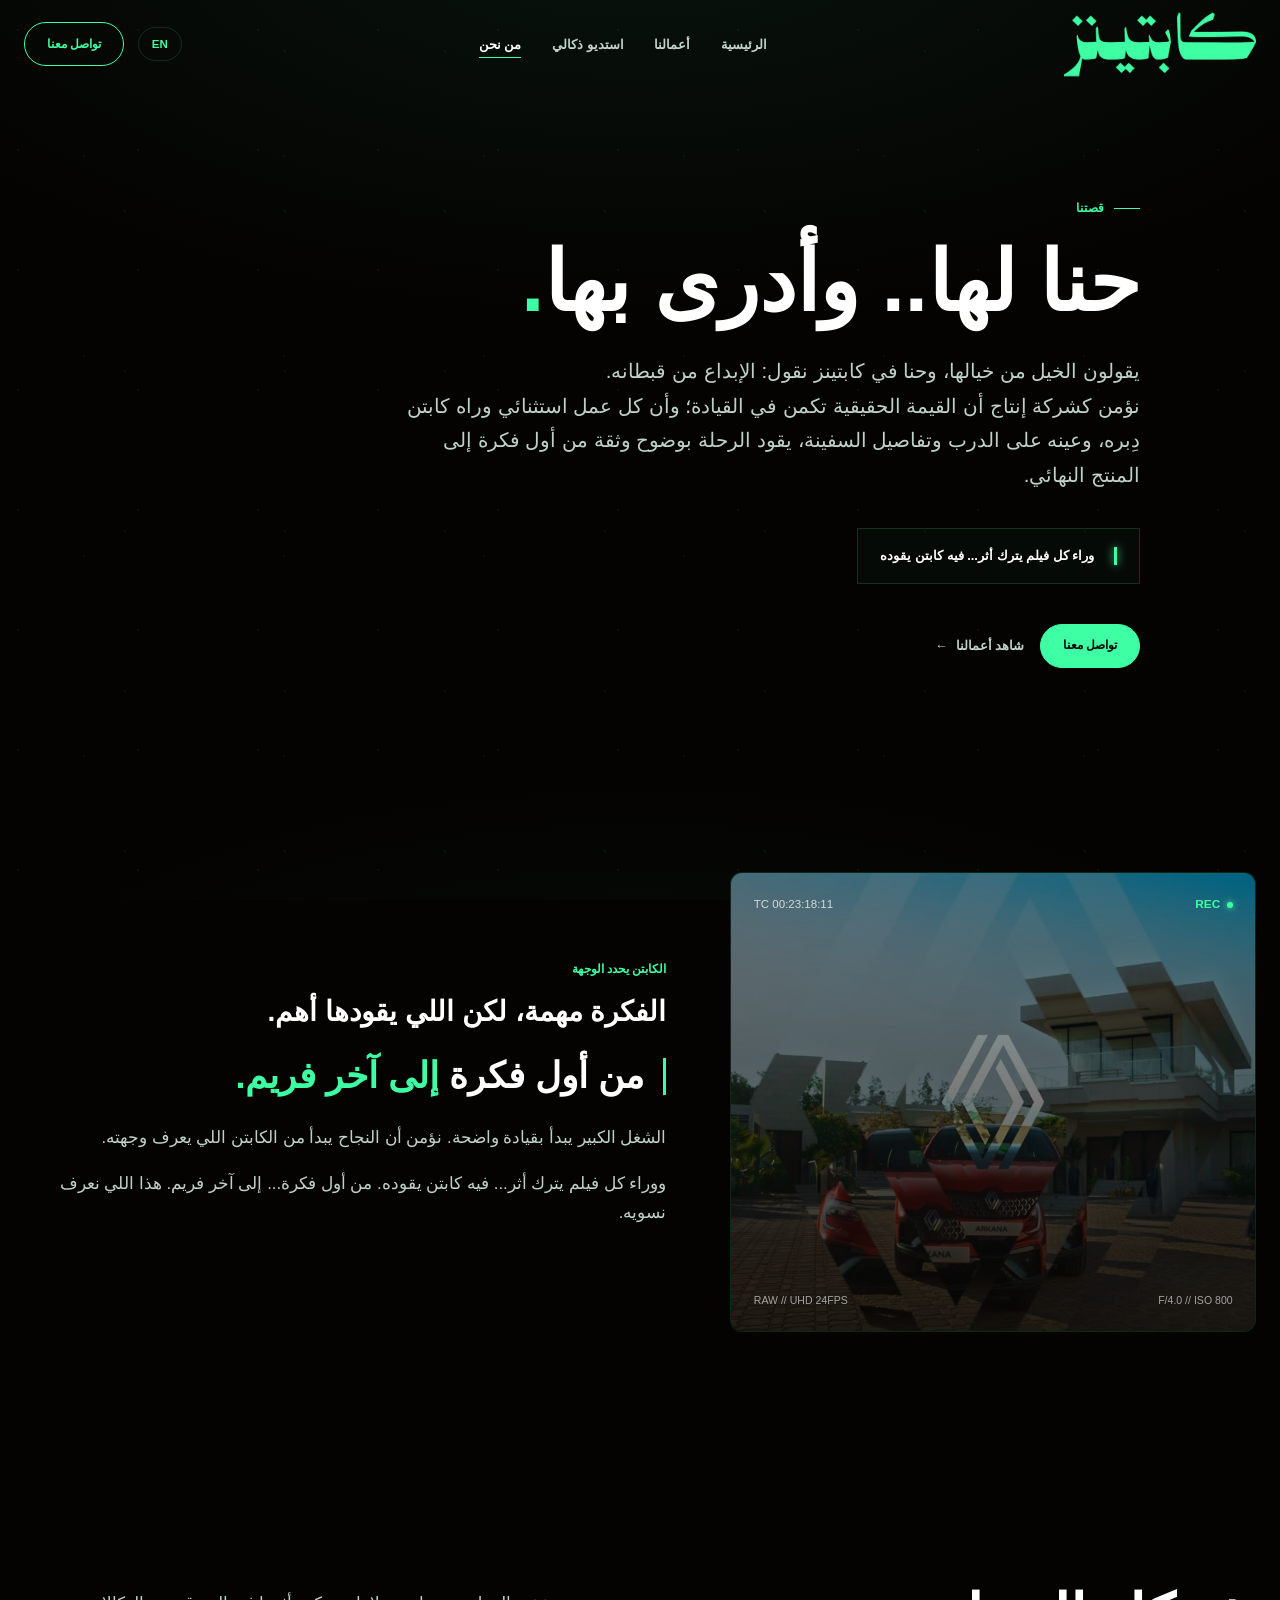
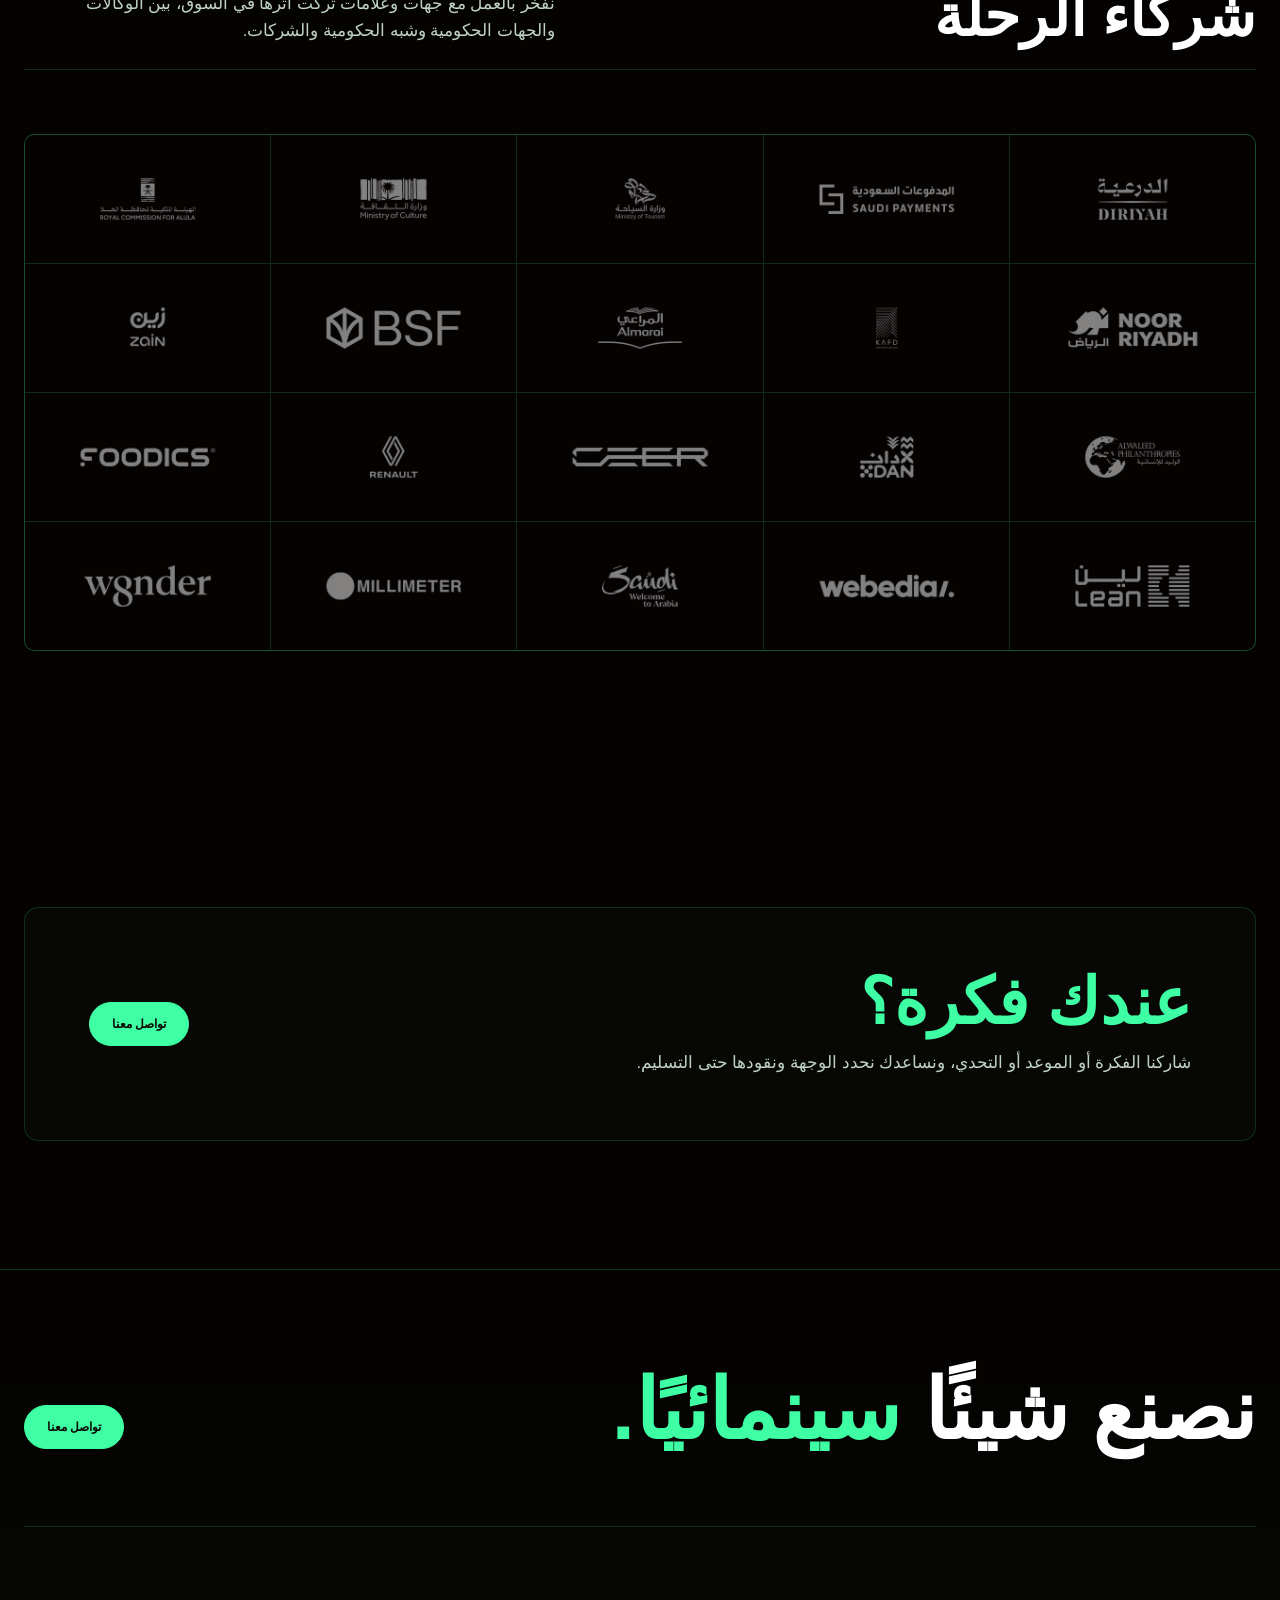
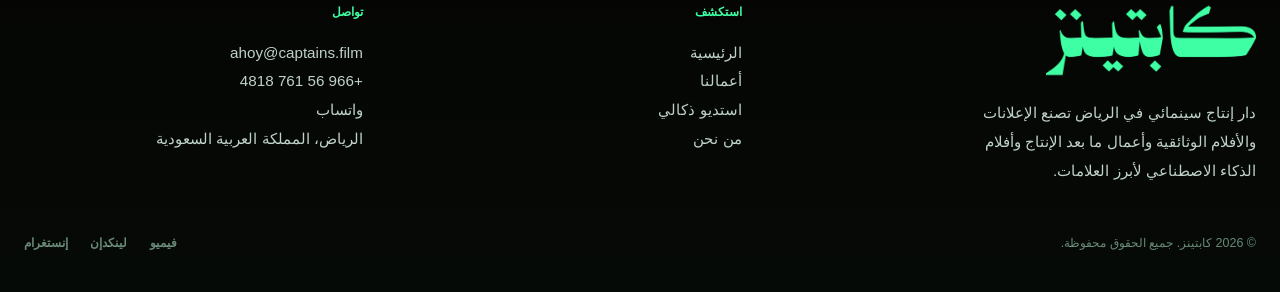
<file: v2/about.html>
<!doctype html>
<html lang="ar" dir="rtl">
<head>
  <meta charset="utf-8">
  <meta name="viewport" content="width=device-width, initial-scale=1">
  <title>Studio | Captains Film</title>
  <meta name="description" content="Captains Film — company story, leadership philosophy, achievements and featured clients.">
  <meta http-equiv="Content-Security-Policy" content="default-src 'self'; script-src 'self'; style-src 'self' 'unsafe-inline' https://fonts.googleapis.com; font-src 'self' https://fonts.gstatic.com; img-src 'self' data: https:; media-src 'self' https:; frame-src https://player.vimeo.com; object-src 'none'; base-uri 'self'; form-action 'self';">
  <link rel="icon" type="image/x-icon" href="../assets/captains/favicon_io/favicon.ico">
  <link rel="apple-touch-icon" href="../assets/captains/favicon_io/apple-touch-icon.png">
  <link rel="canonical" href="https://captains.film/v2/about">
  <meta property="og:title" content="Studio | Captains Film">
  <meta property="og:image" content="https://captains.film/assets/captains/og-image.png">
  <link rel="preconnect" href="https://fonts.googleapis.com">
  <link rel="preconnect" href="https://fonts.gstatic.com" crossorigin>
  <link rel="stylesheet" href="https://fonts.googleapis.com/css2?family=Montserrat:wght@400;500;600;700;800;900&family=Cairo:wght@400;600;700;900&display=swap">
  <link rel="stylesheet" href="assets/css/main.css">
  <style>
    .about-hero { padding: clamp(9rem, 15vw, 13rem) 0 clamp(3rem, 6vw, 5rem); max-width: 1000px; }
    .about-hero .eyebrow { margin-bottom: 1.6rem; }
    .about-hero h1 {
      font-size: clamp(2.6rem, 6.5vw, 6rem);
      font-weight: 900;
      line-height: .95;
      letter-spacing: -.03em;
      text-transform: uppercase;
    }
    .about-hero h1 .accent { color: var(--mint); }
    .about-hero .manifesto { max-width: 66ch; margin-top: 2rem; color: var(--soft); font-size: clamp(1.1rem, 1.6vw, 1.4rem); line-height: 1.7; white-space: pre-line; }
    .about-hero .note {
      display: inline-flex; align-items: stretch; gap: 1.2rem;
      margin-top: 2.2rem; padding: 1.1rem 1.4rem;
      border: 1px solid var(--line); background: rgba(62,255,163,.03);
      font-size: clamp(13px, 1vw, 16px); font-weight: 900; letter-spacing: .04em; line-height: 1.4; text-transform: uppercase;
    }
    .about-hero .note::before { content: ""; width: 3px; background: var(--mint); box-shadow: 0 0 10px var(--mint); }
    .about-hero .actions { display: flex; flex-wrap: wrap; gap: 1rem; align-items: center; margin-top: 2.5rem; }

    /* bio / leadership */
    .bio { display: grid; grid-template-columns: .9fr 1.1fr; gap: clamp(2rem, 5vw, 4.5rem); align-items: stretch; }
    @media (max-width: 940px) { .bio { grid-template-columns: 1fr; } .viewfinder { order: -1; min-height: 340px; } }
    .viewfinder { position: relative; min-height: 460px; border: 1px solid var(--line); border-radius: 12px; overflow: hidden; background: #000; }
    .viewfinder .vf-img { position: absolute; inset: 0; background-size: cover; background-position: center; opacity: .78; animation: panzoom 24s infinite alternate ease-in-out; }
    .viewfinder .vf-img::after { content: ""; position: absolute; inset: 0; background: linear-gradient(180deg, rgba(12,7,5,.1), rgba(12,7,5,.7)); }
    .vf-hud { position: absolute; inset: 0; padding: 1.4rem; display: flex; flex-direction: column; justify-content: space-between; z-index: 2; font-family: monospace; }
    .vf-hud .top, .vf-hud .bot { display: flex; justify-content: space-between; align-items: center; }
    .vf-rec { display: flex; align-items: center; gap: .4rem; color: var(--mint); font-size: .74rem; font-weight: 700; }
    .vf-rec::before { content: ""; width: 6px; height: 6px; border-radius: 50%; background: var(--mint); box-shadow: 0 0 6px var(--mint); animation: blink 1s steps(2) infinite; }
    .vf-tc { font-size: .72rem; color: rgba(255,255,255,.75); }
    .vf-bot span { font-size: .66rem; color: rgba(255,255,255,.6); }
    @keyframes blink { 0%,100% { opacity: 0; } 50% { opacity: 1; } }
    @keyframes panzoom { 0% { transform: scale(1.04); } 100% { transform: scale(1.14) translate(-2%,-2%); } }

    .bio-content { display: flex; flex-direction: column; justify-content: center; }
    .bio-content .log { color: var(--mint); font-family: monospace; font-size: .75rem; font-weight: 800; letter-spacing: .16em; text-transform: uppercase; margin-bottom: 1rem; }
    html[dir="rtl"] .bio-content .log { font-family: var(--arabic); letter-spacing: 0; }
    .bio-content .intro { font-size: clamp(1.3rem, 2.2vw, 2rem); font-weight: 900; line-height: 1.25; text-transform: uppercase; margin-bottom: 1.8rem; }
    .pull-quote { font-size: clamp(1.5rem, 2.8vw, 2.5rem); font-weight: 900; line-height: 1.05; letter-spacing: -.03em; text-transform: uppercase; margin-bottom: 1.8rem; padding-inline-start: 1.2rem; border-inline-start: 3px solid var(--mint); }
    .pull-quote mark { background: transparent; color: var(--mint); }
    .bio-text { color: var(--soft); font-size: 1.05rem; line-height: 1.7; margin-bottom: 1.1rem; }

    /* clients */
    .clients-head { display: grid; grid-template-columns: 1.2fr 1fr; gap: clamp(1.5rem, 5vw, 4rem); align-items: end; margin-bottom: clamp(2.5rem, 5vw, 4rem); padding-bottom: 24px; border-bottom: 1px solid var(--line); }
    @media (max-width: 760px) { .clients-head { grid-template-columns: 1fr; } }
    .clients-head h2 { font-size: clamp(2rem, 4.5vw, 3.6rem); font-weight: 900; line-height: .98; letter-spacing: -.03em; text-transform: uppercase; }
    .clients-head p { color: var(--soft); font-size: clamp(.98rem, 1.3vw, 1.15rem); line-height: 1.66; }
    .logo-wall { display: grid; grid-template-columns: repeat(5, minmax(0,1fr)); gap: 1px; background: var(--line); border: 1px solid var(--line); border-radius: 10px; overflow: hidden; }
    @media (max-width: 1000px) { .logo-wall { grid-template-columns: repeat(3, minmax(0,1fr)); } }
    @media (max-width: 620px) { .logo-wall { grid-template-columns: repeat(2, minmax(0,1fr)); } }
    .logo-cell { display: flex; align-items: center; justify-content: center; min-height: clamp(110px, 10vw, 140px); padding: clamp(14px, 2vw, 26px); background: var(--black-pure); transition: background .3s ease; }
    .logo-cell:hover { background: rgba(62,255,163,.03); }
    .logo-cell img { width: min(78%, 200px); max-height: 80px; object-fit: contain; filter: brightness(0) invert(1) opacity(.5); transition: filter .3s ease; }
    .logo-cell:hover img { filter: brightness(0) invert(1) opacity(1) drop-shadow(0 0 8px var(--mint-glow)); }

    .cta-band { display: grid; grid-template-columns: 1.1fr auto; gap: 2.5rem; align-items: center; padding: clamp(2.2rem, 5vw, 4rem); border: 1px solid var(--line); border-radius: 14px; background: rgba(10,14,12,.55); }
    @media (max-width: 760px) { .cta-band { grid-template-columns: 1fr; } }
    .cta-band h2 { font-size: clamp(2rem, 5vw, 4rem); font-weight: 900; line-height: .95; letter-spacing: -.03em; text-transform: uppercase; color: var(--mint); }
    .cta-band p { margin-top: 1rem; max-width: 60ch; color: var(--soft); font-size: clamp(1rem, 1.3vw, 1.18rem); line-height: 1.66; }
  </style>
</head>
<body>
  <div class="bg-fx" aria-hidden="true"></div>

  <header class="site-header">
    <nav class="nav" aria-label="Primary">
      <a class="brand" href="index.html" aria-label="Captains Film home">
        <img src="../assets/captains/logo-green-web.png" alt="Captains Film" data-logo-en="../assets/captains/logo-green-web.png" data-logo-ar="../assets/captains/logo-ar-green.png">
      </a>
      <ul class="nav-links">
        <li><a href="index.html" data-i18n="nav.home">Home</a></li>
        <li><a href="projects.html" data-i18n="nav.projects">Work</a></li>
        <li><a href="ai-studio.html" data-i18n="nav.aiStudio">AI Studio</a></li>
        <li><a class="active" href="about.html" data-i18n="nav.about">Studio</a></li>
      </ul>
      <div class="nav-actions desktop">
        <button class="lang-toggle" type="button" data-lang-toggle>عربي</button>
        <button class="btn" type="button" data-contact><span data-i18n="cta.start">Start a project</span></button>
      </div>
      <button class="hamburger" type="button" aria-label="Menu" aria-expanded="false"><i></i></button>
    </nav>
  </header>

  <div class="mobile-menu" aria-hidden="true">
    <a href="index.html" data-i18n="nav.home">Home</a>
    <a href="projects.html" data-i18n="nav.projects">Work</a>
    <a href="ai-studio.html" data-i18n="nav.aiStudio">AI Studio</a>
    <a class="active" href="about.html" data-i18n="nav.about">Studio</a>
    <div class="mobile-menu-actions">
      <button class="lang-toggle" type="button" data-lang-toggle>عربي</button>
      <button class="btn" type="button" data-contact><span data-i18n="cta.start">Start a project</span></button>
    </div>
  </div>

  <main>
    <section class="about-hero shell">
      <span class="eyebrow" data-i18n="about.eyebrow">Who we are</span>
      <h1><span data-i18n="about.heroTitle">The one who leads the work defines its impact</span><span class="accent">.</span></h1>
      <p class="manifesto" data-i18n="about.manifesto">We believe, as a production company, that real value lies in leadership. Behind every exceptional piece of work is a captain who knows the ship and the route — leading the journey with clarity and confidence from the first idea to the final product.</p>
      <div class="note" data-i18n="about.note">We're made for it — and we know it best.</div>
      <div class="actions">
        <button class="btn btn-solid" type="button" data-contact><span data-i18n="cta.start">Start a project</span></button>
        <a class="ghost-link" href="projects.html"><span data-i18n="cta.viewWork">View work</span> <span class="arrow">→</span></a>
      </div>
    </section>

    <section class="section shell reveal">
      <div class="bio">
        <div class="viewfinder" aria-hidden="true">
          <div class="vf-img" style="background-image:url('../assets/captains/projects/p42.jpg');"></div>
          <div class="vf-hud">
            <div class="top"><span class="vf-rec">REC</span><span class="vf-tc">TC 00:23:18:11</span></div>
            <div class="bot vf-bot"><span>F/4.0 // ISO 800</span><span>RAW // UHD 24FPS</span></div>
          </div>
        </div>
        <div class="bio-content">
          <div class="log" data-i18n="about.bioLog">The captain sets the route</div>
          <h3 class="intro" data-i18n="about.bioIntro">Leadership is the difference between a finished film and a film that arrives with purpose.</h3>
          <div class="pull-quote"><span data-i18n="about.quote1">Great work comes from a</span> <mark data-i18n="about.quoteMark">great captain.</mark></div>
          <p class="bio-text" data-i18n="about.bioCopy1">We believe, as a production company, that real value lies in leadership. Behind every exceptional piece of work is a captain who knows the ship and the route.</p>
          <p class="bio-text" data-i18n="about.bioCopy2">That captain leads the journey with clarity and confidence from the first idea to the final product. We're made for it — and we know it best.</p>
        </div>
      </div>
    </section>

    <section class="section shell reveal">
      <div class="clients-head">
        <h2 data-i18n="about.clientsTitle">Featured clients</h2>
        <p data-i18n="about.clientsCopy">Selected partners and organizations from our portfolio across agencies, government, semi-government, and corporate work.</p>
      </div>
      <div class="logo-wall">
        <div class="logo-cell"><img src="../assets/captains/about/logos-normalized/diriyah.png" alt="Diriyah"></div>
        <div class="logo-cell"><img src="../assets/captains/about/logos-normalized/saudi-payments.png" alt="Saudi Payments"></div>
        <div class="logo-cell"><img src="../assets/captains/about/logos-normalized/ministry-of-tourism.png" alt="Ministry of Tourism"></div>
        <div class="logo-cell"><img src="../assets/captains/about/logos-normalized/ministry-of-culture.png" alt="Ministry of Culture"></div>
        <div class="logo-cell"><img src="../assets/captains/about/logos-normalized/royal-commission-for-alula.png" alt="Royal Commission for AlUla"></div>
        <div class="logo-cell"><img src="../assets/captains/about/logos-normalized/noor-riyadh.png" alt="Noor Riyadh"></div>
        <div class="logo-cell"><img src="../assets/captains/about/logos-normalized/kafd.png" alt="KAFD"></div>
        <div class="logo-cell"><img src="../assets/captains/about/logos-normalized/almarai.png" alt="Almarai"></div>
        <div class="logo-cell"><img src="../assets/captains/about/logos-normalized/banque-saudi-fransi.png" alt="Banque Saudi Fransi"></div>
        <div class="logo-cell"><img src="../assets/captains/about/logos-normalized/zain.png" alt="Zain"></div>
        <div class="logo-cell"><img src="../assets/captains/about/logos-normalized/alwaleed-philanthropies.png" alt="Alwaleed Philanthropies"></div>
        <div class="logo-cell"><img src="../assets/captains/about/logos-normalized/dan.png" alt="DAN"></div>
        <div class="logo-cell"><img src="../assets/captains/about/logos-normalized/ceer.png" alt="CEER"></div>
        <div class="logo-cell"><img src="../assets/captains/about/logos-normalized/renault.png" alt="Renault"></div>
        <div class="logo-cell"><img src="../assets/captains/about/logos-normalized/foodics.png" alt="Foodics"></div>
        <div class="logo-cell"><img src="../assets/captains/about/logos-normalized/lean.png" alt="Lean"></div>
        <div class="logo-cell"><img src="../assets/captains/about/logos-normalized/webedia.png" alt="Webedia"></div>
        <div class="logo-cell"><img src="../assets/captains/about/logos-normalized/bold-29.png" alt="BOLD"></div>
        <div class="logo-cell"><img src="../assets/captains/about/logos-normalized/millimeter.png" alt="Millimeter"></div>
        <div class="logo-cell"><img src="../assets/captains/about/logos-normalized/wondereight.png" alt="WonderEight"></div>
      </div>
    </section>

    <section class="section shell reveal">
      <div class="cta-band">
        <div>
          <h2 data-i18n="about.ctaTitle">Ready to sail?</h2>
          <p data-i18n="about.ctaCopy">Bring the idea, the deadline, or the challenge. We will help set the route and lead it to delivery.</p>
        </div>
        <button class="btn btn-solid" type="button" data-contact><span data-i18n="cta.start">Start a project</span></button>
      </div>
    </section>
  </main>

  <footer class="site-footer">
    <div class="shell">
      <div class="footer-cta">
        <h2><span data-i18n="footer.cta">Let's make something</span> <span class="accent" data-i18n="footer.ctaAccent">cinematic.</span></h2>
        <button class="btn btn-solid" type="button" data-contact><span data-i18n="cta.start">Start a project</span></button>
      </div>
      <div class="footer-grid">
        <div class="footer-col footer-brand">
          <img class="footer-brand-logo" src="../assets/captains/logo-green-web.png" alt="Captains Film" data-logo-en="../assets/captains/logo-green-web.png" data-logo-ar="../assets/captains/logo-ar-green.png">
          <p class="footer-tag" data-i18n="footer.tag">A cinematic production house in Riyadh.</p>
        </div>
        <div class="footer-col">
          <h4 data-i18n="footer.explore">Explore</h4>
          <a href="index.html" data-i18n="nav.home">Home</a>
          <a href="projects.html" data-i18n="nav.projects">Work</a>
          <a href="ai-studio.html" data-i18n="nav.aiStudio">AI Studio</a>
          <a href="about.html" data-i18n="nav.about">Studio</a>
        </div>
        <div class="footer-col">
          <h4 data-i18n="footer.connect">Connect</h4>
          <a href="mailto:ahoy@captains.film">ahoy@captains.film</a>
          <a href="tel:+966567614818">+966 56 761 4818</a>
          <a href="https://wa.me/966567614818" target="_blank" rel="noopener" data-i18n="contact.whatsapp">WhatsApp</a>
          <p data-i18n="footer.based">Riyadh, Saudi Arabia</p>
        </div>
      </div>
      <div class="footer-bottom">
        <span data-i18n="footer.rights">© 2026 Captains Film.</span>
        <div class="socials">
          <a href="https://vimeo.com/user257545587" target="_blank" rel="noopener" data-i18n="social.vimeo">Vimeo</a>
          <a href="https://www.linkedin.com/company/121454007" target="_blank" rel="noopener" data-i18n="social.linkedin">LinkedIn</a>
          <a href="https://www.instagram.com/captains_film/" target="_blank" rel="noopener" data-i18n="social.instagram">Instagram</a>
        </div>
      </div>
    </div>
  </footer>

  <aside class="modal" id="contactModal" aria-hidden="true" aria-modal="true" role="dialog">
    <div class="modal-panel">
      <button class="modal-close" type="button" data-close data-i18n="common.close">Close</button>
      <h2 data-i18n="contact.title">Start a project</h2>
      <p data-i18n="contact.copy">Bring the idea, the deadline, or the challenge.</p>
      <div class="contact-block">
        <div class="row"><strong data-i18n="contact.email">Email</strong><br><a href="mailto:ahoy@captains.film">ahoy@captains.film</a></div>
        <div class="row"><strong data-i18n="contact.phone">Phone</strong><br><a href="tel:+966567614818">+966 56 761 4818</a> · <a href="tel:+966558432482">+966 55 843 2482</a></div>
        <div class="row"><strong data-i18n="contact.addressLabel">Studio</strong><br><span data-i18n="contact.address">Riyadh, Saudi Arabia</span></div>
      </div>
      <div class="contact-actions">
        <a class="btn btn-solid" href="https://wa.me/966567614818" target="_blank" rel="noopener"><span data-i18n="contact.whatsapp">WhatsApp</span></a>
      </div>
      <div class="contact-note">
        <p data-i18n="contact.talentTitle">Join the talent network</p>
        <a class="ghost-link" href="https://docs.google.com/forms/d/e/1FAIpQLSeVdHrW7VywTzEHe75qHfmorvghPwpk85tNjOECUtvwsH7pIw/viewform?usp=header" target="_blank" rel="noopener"><span data-i18n="contact.talentCta">Open form</span> <span class="arrow">→</span></a>
      </div>
    </div>
  </aside>

  <script src="assets/js/common.js"></script>
  <script src="assets/js/about.js"></script>
</body>
</html>
</file>
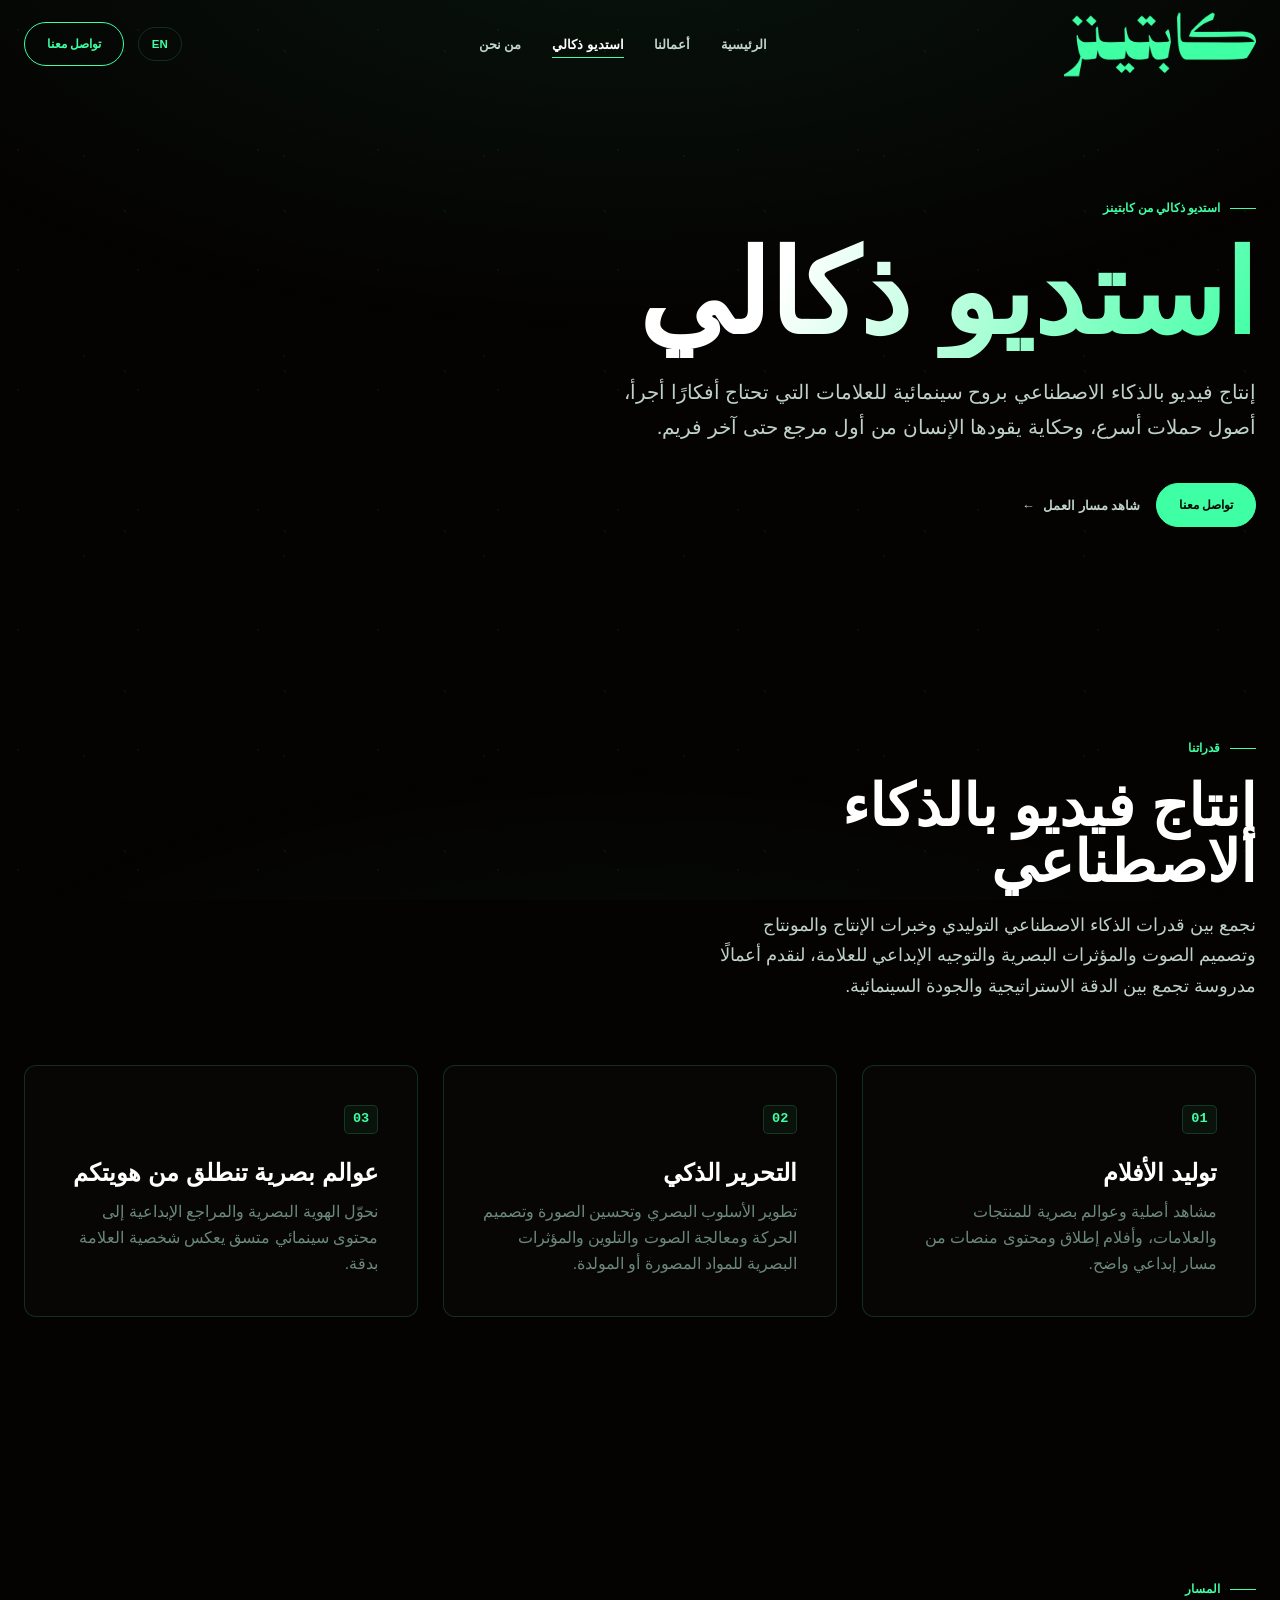
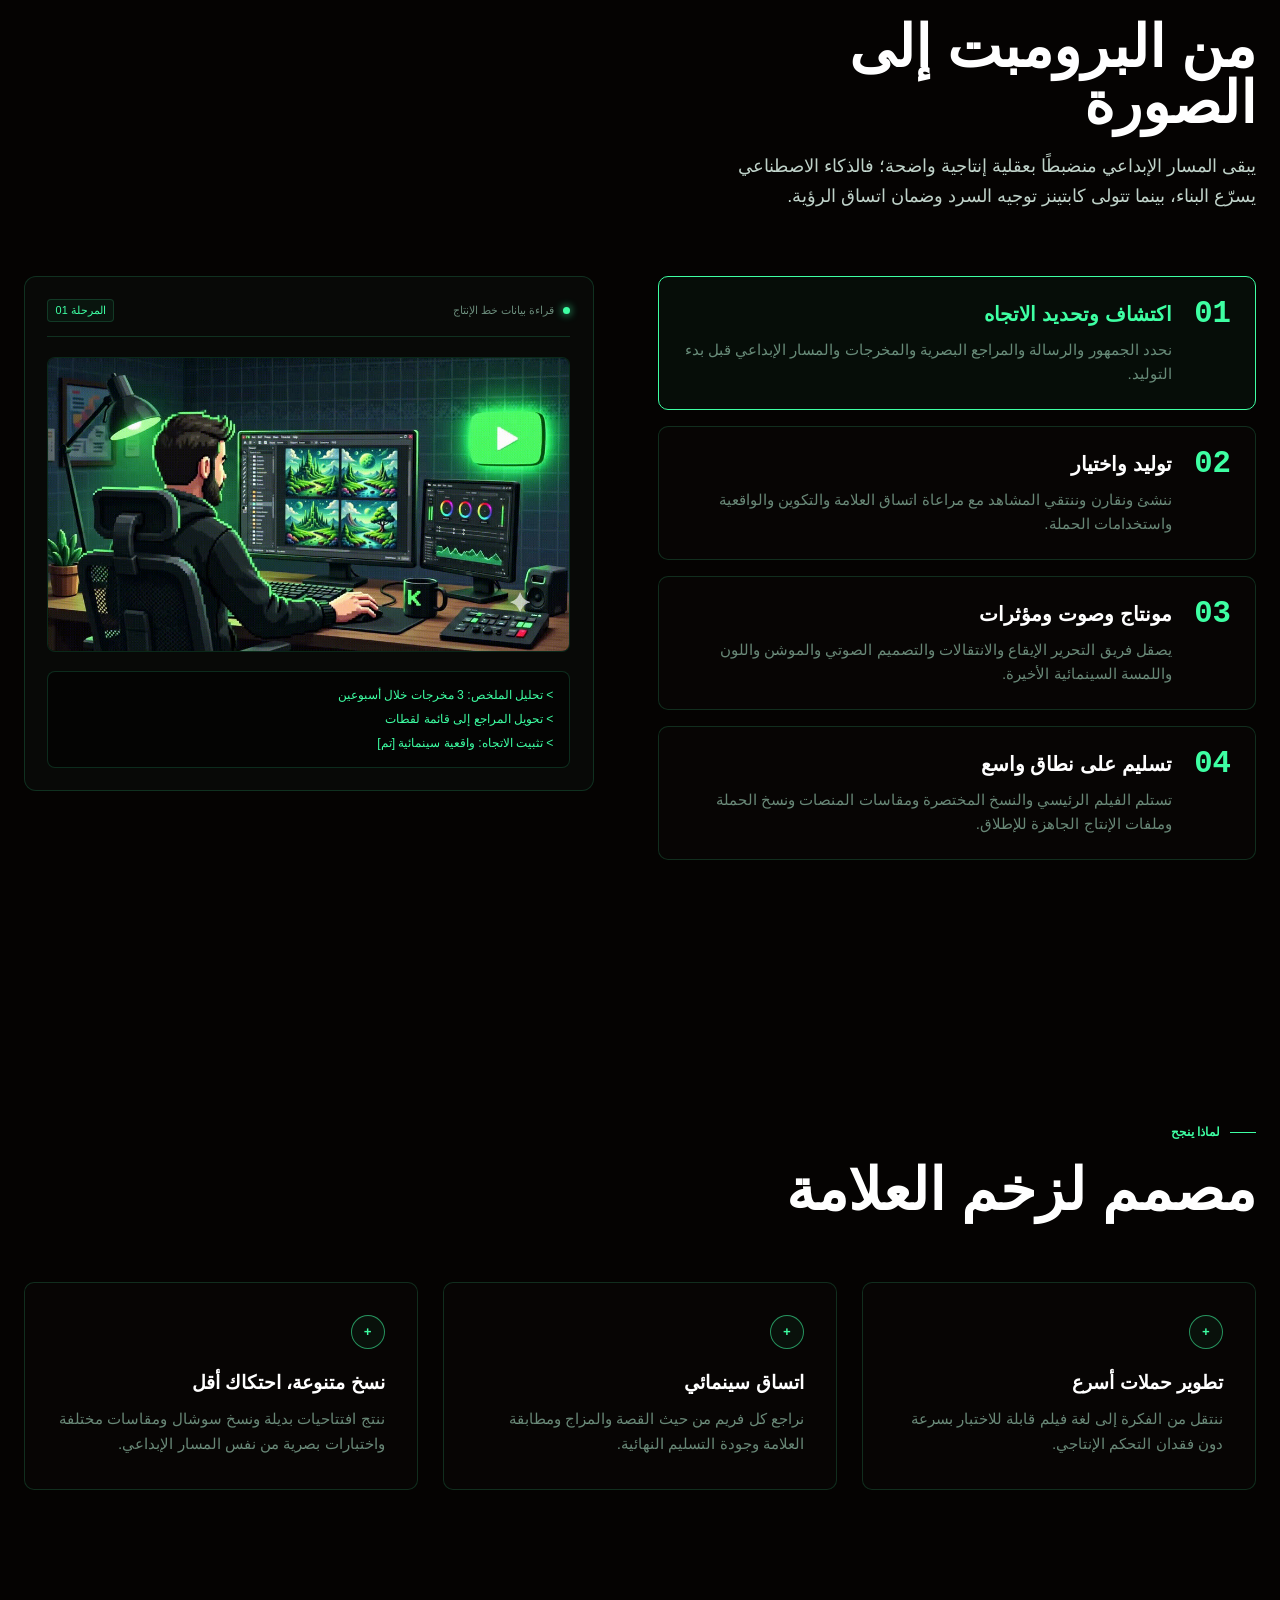
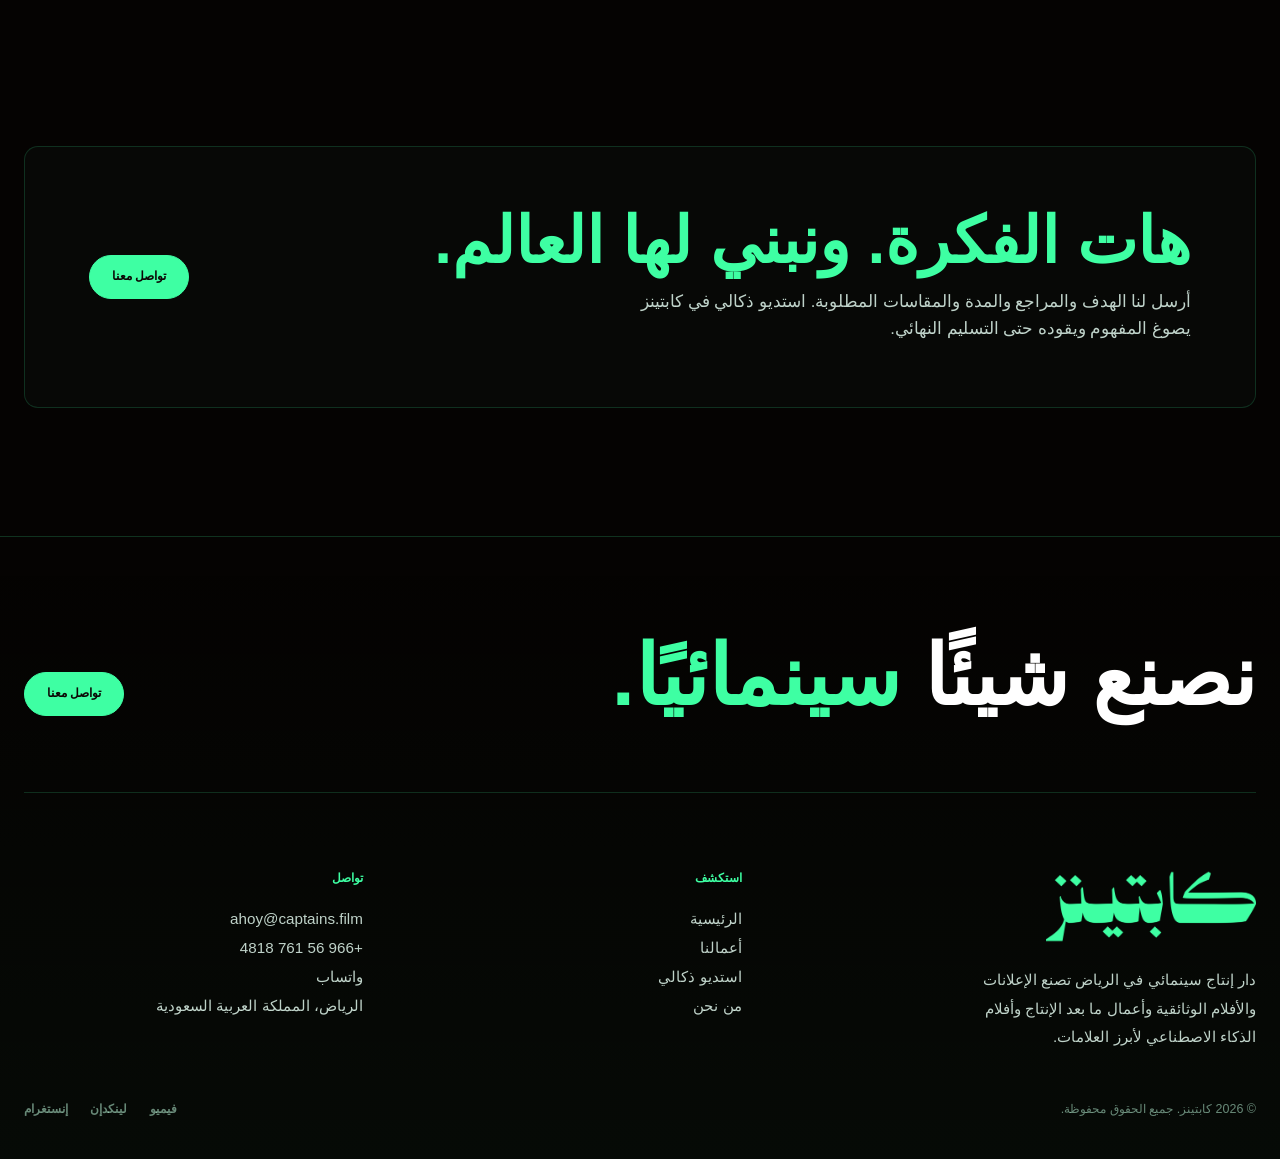
<file: v2/ai-studio.html>
<!doctype html>
<html lang="ar" dir="rtl">
<head>
  <meta charset="utf-8">
  <meta name="viewport" content="width=device-width, initial-scale=1">
  <title>AI Studio | Captains Film</title>
  <meta name="description" content="Captains AI Studio — cinematic AI video production for brands: generative films, AI post-production, and reference-led brand worlds.">
  <meta http-equiv="Content-Security-Policy" content="default-src 'self'; script-src 'self'; style-src 'self' 'unsafe-inline' https://fonts.googleapis.com; font-src 'self' https://fonts.gstatic.com; img-src 'self' data: https:; media-src 'self' https:; frame-src https://player.vimeo.com; object-src 'none'; base-uri 'self'; form-action 'self';">
  <link rel="icon" type="image/x-icon" href="../assets/captains/favicon_io/favicon.ico">
  <link rel="apple-touch-icon" href="../assets/captains/favicon_io/apple-touch-icon.png">
  <link rel="canonical" href="https://captains.film/v2/ai-studio">
  <meta property="og:title" content="AI Studio | Captains Film">
  <meta property="og:image" content="https://captains.film/assets/captains/og-image.png">
  <link rel="preconnect" href="https://fonts.googleapis.com">
  <link rel="preconnect" href="https://fonts.gstatic.com" crossorigin>
  <link rel="stylesheet" href="https://fonts.googleapis.com/css2?family=Montserrat:wght@400;500;600;700;800;900&family=Cairo:wght@400;600;700;900&display=swap">
  <link rel="stylesheet" href="assets/css/main.css">
  <style>
    .ai-hero { padding: clamp(9rem, 15vw, 13rem) 0 clamp(3rem, 6vw, 5rem); }
    .ai-hero .eyebrow { margin-bottom: 1.6rem; }
    .ai-hero h1 {
      font-size: clamp(3rem, 9vw, 8.5rem);
      font-weight: 900;
      line-height: .9;
      letter-spacing: -.03em;
      text-transform: uppercase;
    }
    .ai-hero h1 .grad { background: linear-gradient(120deg, #fff 25%, var(--mint) 100%); -webkit-background-clip: text; background-clip: text; -webkit-text-fill-color: transparent; }
    .ai-hero p { max-width: 60ch; margin-top: 1.8rem; color: var(--soft); font-size: clamp(1.05rem, 1.6vw, 1.4rem); line-height: 1.7; }
    .ai-hero .actions { display: flex; flex-wrap: wrap; gap: 1rem; margin-top: 2.4rem; align-items: center; }

    .sec-head { max-width: 62ch; margin-bottom: clamp(2.5rem, 5vw, 4rem); }
    .sec-head .eyebrow { margin-bottom: 1.3rem; }
    .sec-head h2 { font-size: clamp(2rem, 4.5vw, 4rem); font-weight: 900; line-height: .98; letter-spacing: -.03em; text-transform: uppercase; }
    .sec-head p { margin-top: 1.2rem; color: var(--soft); font-size: clamp(1rem, 1.4vw, 1.2rem); line-height: 1.7; }

    .services { display: grid; grid-template-columns: repeat(3, minmax(0,1fr)); gap: clamp(1rem, 2vw, 1.6rem); }
    @media (max-width: 860px) { .services { grid-template-columns: 1fr; } }
    .svc {
      position: relative; overflow: hidden;
      padding: clamp(1.8rem, 3vw, 2.6rem);
      border: 1px solid var(--line);
      border-radius: 12px;
      background: rgba(255,255,255,.015);
      transition: transform .4s var(--ease), border-color .4s var(--ease), background .4s var(--ease);
    }
    .svc:hover { transform: translateY(-6px); border-color: var(--mint-dim); background: rgba(62,255,163,.03); }
    .svc .num { display: inline-block; color: var(--mint); font-family: monospace; font-size: .85rem; font-weight: 800; letter-spacing: .08em; border: 1px solid var(--line); border-radius: 5px; padding: .2rem .5rem; background: rgba(62,255,163,.05); }
    .svc h3 { margin: 1.6rem 0 .8rem; font-size: clamp(1.3rem, 1.9vw, 1.7rem); font-weight: 800; text-transform: uppercase; line-height: 1.12; }
    .svc p { color: var(--muted); font-size: .98rem; line-height: 1.66; }

    /* workflow */
    .workflow { display: grid; grid-template-columns: 1.05fr 1fr; gap: clamp(2rem, 5vw, 4rem); align-items: start; }
    @media (max-width: 940px) { .workflow { grid-template-columns: 1fr; } .wf-preview { order: -1; } }
    .wf-steps { display: flex; flex-direction: column; gap: 1rem; }
    .wf-step {
      display: grid; grid-template-columns: auto 1fr; gap: 1.4rem; align-items: start;
      padding: 1.4rem 1.5rem;
      border: 1px solid var(--line); border-radius: 10px;
      background: rgba(255,255,255,.012);
      cursor: pointer;
      transition: border-color .35s var(--ease), background .35s var(--ease);
    }
    .wf-step:hover { border-color: var(--mint-dim); background: rgba(62,255,163,.02); }
    .wf-step.active { border-color: var(--mint); background: rgba(62,255,163,.045); }
    .wf-step .n { color: var(--mint); font-family: monospace; font-size: clamp(1.4rem, 2.4vw, 2rem); font-weight: 900; line-height: 1; }
    .wf-step h3 { font-size: clamp(1.1rem, 1.6vw, 1.4rem); font-weight: 800; text-transform: uppercase; margin-bottom: .5rem; transition: color .3s ease; }
    .wf-step.active h3 { color: var(--mint); }
    .wf-step p { color: var(--muted); font-size: .95rem; line-height: 1.6; }
    .wf-preview { position: sticky; top: 90px; }
    .wf-box { border: 1px solid var(--line); border-radius: 12px; background: rgba(10,14,12,.6); padding: 1.4rem; }
    .wf-box-head { display: flex; align-items: center; justify-content: space-between; padding-bottom: .9rem; border-bottom: 1px solid var(--line); }
    .wf-dot { width: 7px; height: 7px; border-radius: 50%; background: var(--mint); box-shadow: 0 0 8px var(--mint); }
    .wf-tag { font-family: monospace; font-size: .68rem; color: var(--mint); letter-spacing: .08em; border: 1px solid var(--line); border-radius: 4px; padding: .15rem .45rem; background: rgba(62,255,163,.05); }
    html[dir="rtl"] .wf-tag, html[dir="rtl"] .wf-title, html[dir="rtl"] .wf-log, html[dir="rtl"] .wf-log code { font-family: var(--arabic); letter-spacing: 0; }
    .wf-title { font-family: monospace; font-size: .68rem; color: var(--muted); letter-spacing: .08em; }
    .wf-scene { margin-top: 1.2rem; border: 1px solid var(--line); border-radius: 8px; overflow: hidden; background: #000; }
    .wf-scene video { display: block; width: 100%; aspect-ratio: 16/9; object-fit: cover; }
    .wf-log { margin-top: 1.2rem; background: rgba(0,0,0,.45); border: 1px solid var(--line); border-radius: 8px; padding: .9rem 1rem; font-family: monospace; font-size: .76rem; color: var(--mint); display: grid; gap: .35rem; }
    .wf-log code { white-space: nowrap; overflow: hidden; text-overflow: ellipsis; }
    .wf-pane { display: none; }
    .wf-pane.active { display: block; animation: fadeIn .4s ease; }
    @keyframes fadeIn { from { opacity: 0; transform: translateY(8px); } to { opacity: 1; transform: none; } }

    /* proof */
    .proof-grid { display: grid; grid-template-columns: repeat(3, minmax(0,1fr)); gap: clamp(1rem, 2vw, 1.6rem); }
    @media (max-width: 860px) { .proof-grid { grid-template-columns: 1fr; } }
    .proof { padding: clamp(1.6rem, 2.5vw, 2.2rem); border: 1px solid var(--line); border-radius: 10px; background: rgba(255,255,255,.012); transition: border-color .35s ease, transform .35s var(--ease); }
    .proof:hover { border-color: var(--mint-dim); transform: translateY(-4px); }
    .proof i { display: grid; place-items: center; width: 34px; height: 34px; border: 1px solid var(--mint-dim); border-radius: 50%; color: var(--mint); font-style: normal; font-weight: 900; font-family: monospace; background: rgba(62,255,163,.05); }
    .proof h3 { margin: 1.2rem 0 .6rem; font-size: 1.2rem; font-weight: 800; text-transform: uppercase; }
    .proof p { color: var(--muted); font-size: .96rem; line-height: 1.62; }

    /* cta band */
    .cta-band { display: grid; grid-template-columns: 1.1fr auto; gap: 2.5rem; align-items: center; padding: clamp(2.2rem, 5vw, 4rem); border: 1px solid var(--line); border-radius: 14px; background: rgba(10,14,12,.55); }
    @media (max-width: 760px) { .cta-band { grid-template-columns: 1fr; } }
    .cta-band h2 { font-size: clamp(2rem, 5vw, 4rem); font-weight: 900; line-height: .95; letter-spacing: -.03em; text-transform: uppercase; color: var(--mint); }
    .cta-band p { margin-top: 1rem; max-width: 60ch; color: var(--soft); font-size: clamp(1rem, 1.3vw, 1.18rem); line-height: 1.66; }
  </style>
</head>
<body>
  <div class="bg-fx" aria-hidden="true"></div>

  <header class="site-header">
    <nav class="nav" aria-label="Primary">
      <a class="brand" href="index.html" aria-label="Captains Film home">
        <img src="../assets/captains/logo-green-web.png" alt="Captains Film" data-logo-en="../assets/captains/logo-green-web.png" data-logo-ar="../assets/captains/logo-ar-green.png">
      </a>
      <ul class="nav-links">
        <li><a href="index.html" data-i18n="nav.home">Home</a></li>
        <li><a href="projects.html" data-i18n="nav.projects">Work</a></li>
        <li><a class="active" href="ai-studio.html" data-i18n="nav.aiStudio">AI Studio</a></li>
        <li><a href="about.html" data-i18n="nav.about">Studio</a></li>
      </ul>
      <div class="nav-actions desktop">
        <button class="lang-toggle" type="button" data-lang-toggle>عربي</button>
        <button class="btn" type="button" data-contact><span data-i18n="cta.start">Start a project</span></button>
      </div>
      <button class="hamburger" type="button" aria-label="Menu" aria-expanded="false"><i></i></button>
    </nav>
  </header>

  <div class="mobile-menu" aria-hidden="true">
    <a href="index.html" data-i18n="nav.home">Home</a>
    <a href="projects.html" data-i18n="nav.projects">Work</a>
    <a class="active" href="ai-studio.html" data-i18n="nav.aiStudio">AI Studio</a>
    <a href="about.html" data-i18n="nav.about">Studio</a>
    <div class="mobile-menu-actions">
      <button class="lang-toggle" type="button" data-lang-toggle>عربي</button>
      <button class="btn" type="button" data-contact><span data-i18n="cta.start">Start a project</span></button>
    </div>
  </div>

  <main>
    <section class="ai-hero shell">
      <span class="eyebrow" data-i18n="ai.eyebrow">Captains AI Studio</span>
      <h1><span class="grad" data-i18n="ai.heroTitle">AI Studio</span></h1>
      <p data-i18n="ai.heroCopy">Cinematic AI video production for brands that need bold concepts, faster campaign assets, and human-led storytelling from the first reference to the final frame.</p>
      <div class="actions">
        <button class="btn btn-solid" type="button" data-contact><span data-i18n="cta.start">Start a project</span></button>
        <a class="ghost-link" href="#workflow"><span data-i18n="ai.workflowLink">See the workflow</span> <span class="arrow">→</span></a>
      </div>
    </section>

    <section class="section shell reveal">
      <div class="sec-head">
        <span class="eyebrow" data-i18n="ai.servicesEyebrow">Capabilities</span>
        <h2 data-i18n="ai.servicesTitle">AI video production</h2>
        <p data-i18n="ai.servicesCopy">We combine generative tools, real production judgment, editing, sound, VFX, and brand direction so AI output feels intentional, cinematic, and ready for audiences.</p>
      </div>
      <div class="services">
        <article class="svc"><span class="num">01</span><h3 data-i18n="ai.svc1Title">Generative films</h3><p data-i18n="ai.svc1Copy">Original scenes, campaign visuals, product worlds, launch films, and social-first edits shaped from a clear creative route.</p></article>
        <article class="svc"><span class="num">02</span><h3 data-i18n="ai.svc2Title">AI post-production</h3><p data-i18n="ai.svc2Copy">Style extension, cleanup, motion design, sound, color, VFX, and finishing for footage or AI-generated material.</p></article>
        <article class="svc"><span class="num">03</span><h3 data-i18n="ai.svc3Title">Reference-led brand worlds</h3><p data-i18n="ai.svc3Copy">We translate your brand guidelines, moodboards, and visual references into consistent cinematic content.</p></article>
      </div>
    </section>

    <section class="section shell reveal" id="workflow">
      <div class="sec-head">
        <span class="eyebrow" data-i18n="ai.workflowEyebrow">The process</span>
        <h2 data-i18n="ai.workflowTitle">From prompt to picture</h2>
        <p data-i18n="ai.workflowCopy">The process stays creative, controlled, and production-minded. AI accelerates the build; Captains keeps the story on course.</p>
      </div>
      <div class="workflow">
        <div class="wf-steps">
          <div class="wf-step active" data-step="1"><span class="n">01</span><div><h3 data-i18n="ai.step1Title">Discovery and direction</h3><p data-i18n="ai.step1Copy">We define the audience, message, visual references, deliverables, and the creative route before generation begins.</p></div></div>
          <div class="wf-step" data-step="2"><span class="n">02</span><div><h3 data-i18n="ai.step2Title">Generation and selection</h3><p data-i18n="ai.step2Copy">We create, compare, and curate AI scenes with brand consistency, composition, realism, and campaign use in mind.</p></div></div>
          <div class="wf-step" data-step="3"><span class="n">03</span><div><h3 data-i18n="ai.step3Title">Edit, sound, and VFX</h3><p data-i18n="ai.step3Copy">Human editors refine pacing, transitions, sound design, motion graphics, color, and final cinematic polish.</p></div></div>
          <div class="wf-step" data-step="4"><span class="n">04</span><div><h3 data-i18n="ai.step4Title">Delivery at scale</h3><p data-i18n="ai.step4Copy">Receive master films, cutdowns, platform ratios, campaign variants, and production files ready for launch.</p></div></div>
        </div>
        <div class="wf-preview">
          <div class="wf-box">
            <div class="wf-box-head">
              <div style="display:flex;align-items:center;gap:.6rem;"><span class="wf-dot"></span><span class="wf-title" data-i18n="ai.pipelineTitle">PIPELINE DATA READOUT</span></div>
              <span class="wf-tag" id="wfStage">STAGE_01</span>
            </div>
            <div class="wf-pane active" data-pane="1">
              <div class="wf-scene"><video src="../assets/captains/ai/step1-scene.mp4" poster="../assets/captains/ai/step1-scene.jpg" autoplay muted loop playsinline disablepictureinpicture></video></div>
              <div class="wf-log"><code data-i18n="ai.p1l1">&gt; Brief parsed: 3 deliverables, 2 weeks</code><code data-i18n="ai.p1l2">&gt; References mapped to a shot list</code><code data-i18n="ai.p1l3">&gt; Route locked: cinematic realism [GO]</code></div>
            </div>
            <div class="wf-pane" data-pane="2">
              <div class="wf-scene"><video src="../assets/captains/ai/step2-scene.mp4" poster="../assets/captains/ai/step2-scene.jpg" muted loop playsinline disablepictureinpicture></video></div>
              <div class="wf-log"><code data-i18n="ai.p2l1">&gt; 240 frames generated across 6 runs</code><code data-i18n="ai.p2l2">&gt; Faces, hands, logos checked frame by frame</code><code data-i18n="ai.p2l3">&gt; 4 hero shots approved for the edit</code></div>
            </div>
            <div class="wf-pane" data-pane="3">
              <div class="wf-scene"><video src="../assets/captains/ai/step3-edit-suite.mp4" poster="../assets/captains/ai/step3-edit-suite.jpg" muted loop playsinline disablepictureinpicture></video></div>
              <div class="wf-log"><code data-i18n="ai.p3l1">&gt; Cut locked at 00:58 on the music drop</code><code data-i18n="ai.p3l2">&gt; Foley and sub-bass layered in</code><code data-i18n="ai.p3l3">&gt; Grade: teal-mint night palette</code></div>
            </div>
            <div class="wf-pane" data-pane="4">
              <div class="wf-scene"><video src="../assets/captains/ai/step4-scene.mp4" poster="../assets/captains/ai/step4-scene.jpg" muted loop playsinline disablepictureinpicture></video></div>
              <div class="wf-log"><code data-i18n="ai.p4l1">&gt; QC passed: color, loudness, safe areas</code><code data-i18n="ai.p4l2">&gt; Ratios exported: 16:9, 9:16, 1:1, 4:5</code><code data-i18n="ai.p4l3">&gt; Handover complete. Campaign live.</code></div>
            </div>
          </div>
        </div>
      </div>
    </section>

    <section class="section shell reveal">
      <div class="sec-head">
        <span class="eyebrow" data-i18n="ai.proofEyebrow">Why it works</span>
        <h2 data-i18n="ai.proofTitle">Built for brand momentum</h2>
      </div>
      <div class="proof-grid">
        <article class="proof"><i>+</i><h3 data-i18n="ai.proof1Title">Faster campaign development</h3><p data-i18n="ai.proof1Copy">Move from idea to testable film language quickly without losing production control.</p></article>
        <article class="proof"><i>+</i><h3 data-i18n="ai.proof2Title">Cinematic consistency</h3><p data-i18n="ai.proof2Copy">Every frame is reviewed for story, mood, brand fit, and final delivery quality.</p></article>
        <article class="proof"><i>+</i><h3 data-i18n="ai.proof3Title">More versions, less friction</h3><p data-i18n="ai.proof3Copy">Create alternate hooks, social edits, aspect ratios, and visual tests from the same creative route.</p></article>
      </div>
    </section>

    <section class="section shell reveal">
      <div class="cta-band">
        <div>
          <h2 data-i18n="ai.ctaTitle">Bring the idea. We will build the world.</h2>
          <p data-i18n="ai.ctaCopy">Send us your goal, references, timeline, and the formats you need. Captains AI Studio will shape the concept and lead it to final delivery.</p>
        </div>
        <button class="btn btn-solid" type="button" data-contact><span data-i18n="cta.start">Start a project</span></button>
      </div>
    </section>
  </main>

  <footer class="site-footer">
    <div class="shell">
      <div class="footer-cta">
        <h2><span data-i18n="footer.cta">Let's make something</span> <span class="accent" data-i18n="footer.ctaAccent">cinematic.</span></h2>
        <button class="btn btn-solid" type="button" data-contact><span data-i18n="cta.start">Start a project</span></button>
      </div>
      <div class="footer-grid">
        <div class="footer-col footer-brand">
          <img class="footer-brand-logo" src="../assets/captains/logo-green-web.png" alt="Captains Film" data-logo-en="../assets/captains/logo-green-web.png" data-logo-ar="../assets/captains/logo-ar-green.png">
          <p class="footer-tag" data-i18n="footer.tag">A cinematic production house in Riyadh.</p>
        </div>
        <div class="footer-col">
          <h4 data-i18n="footer.explore">Explore</h4>
          <a href="index.html" data-i18n="nav.home">Home</a>
          <a href="projects.html" data-i18n="nav.projects">Work</a>
          <a href="ai-studio.html" data-i18n="nav.aiStudio">AI Studio</a>
          <a href="about.html" data-i18n="nav.about">Studio</a>
        </div>
        <div class="footer-col">
          <h4 data-i18n="footer.connect">Connect</h4>
          <a href="mailto:ahoy@captains.film">ahoy@captains.film</a>
          <a href="tel:+966567614818">+966 56 761 4818</a>
          <a href="https://wa.me/966567614818" target="_blank" rel="noopener" data-i18n="contact.whatsapp">WhatsApp</a>
          <p data-i18n="footer.based">Riyadh, Saudi Arabia</p>
        </div>
      </div>
      <div class="footer-bottom">
        <span data-i18n="footer.rights">© 2026 Captains Film.</span>
        <div class="socials">
          <a href="https://vimeo.com/user257545587" target="_blank" rel="noopener" data-i18n="social.vimeo">Vimeo</a>
          <a href="https://www.linkedin.com/company/121454007" target="_blank" rel="noopener" data-i18n="social.linkedin">LinkedIn</a>
          <a href="https://www.instagram.com/captains_film/" target="_blank" rel="noopener" data-i18n="social.instagram">Instagram</a>
        </div>
      </div>
    </div>
  </footer>

  <aside class="modal" id="contactModal" aria-hidden="true" aria-modal="true" role="dialog">
    <div class="modal-panel">
      <button class="modal-close" type="button" data-close data-i18n="common.close">Close</button>
      <h2 data-i18n="contact.title">Start a project</h2>
      <p data-i18n="contact.copy">Bring the idea, the deadline, or the challenge.</p>
      <div class="contact-block">
        <div class="row"><strong data-i18n="contact.email">Email</strong><br><a href="mailto:ahoy@captains.film">ahoy@captains.film</a></div>
        <div class="row"><strong data-i18n="contact.phone">Phone</strong><br><a href="tel:+966567614818">+966 56 761 4818</a> · <a href="tel:+966558432482">+966 55 843 2482</a></div>
        <div class="row"><strong data-i18n="contact.addressLabel">Studio</strong><br><span data-i18n="contact.address">Riyadh, Saudi Arabia</span></div>
      </div>
      <div class="contact-actions">
        <a class="btn btn-solid" href="https://wa.me/966567614818" target="_blank" rel="noopener"><span data-i18n="contact.whatsapp">WhatsApp</span></a>
      </div>
      <div class="contact-note">
        <p data-i18n="contact.talentTitle">Join the talent network</p>
        <a class="ghost-link" href="https://docs.google.com/forms/d/e/1FAIpQLSeVdHrW7VywTzEHe75qHfmorvghPwpk85tNjOECUtvwsH7pIw/viewform?usp=header" target="_blank" rel="noopener"><span data-i18n="contact.talentCta">Open form</span> <span class="arrow">→</span></a>
      </div>
    </div>
  </aside>

  <script src="assets/js/common.js"></script>
  <script src="assets/js/ai-studio.js"></script>
</body>
</html>
</file>
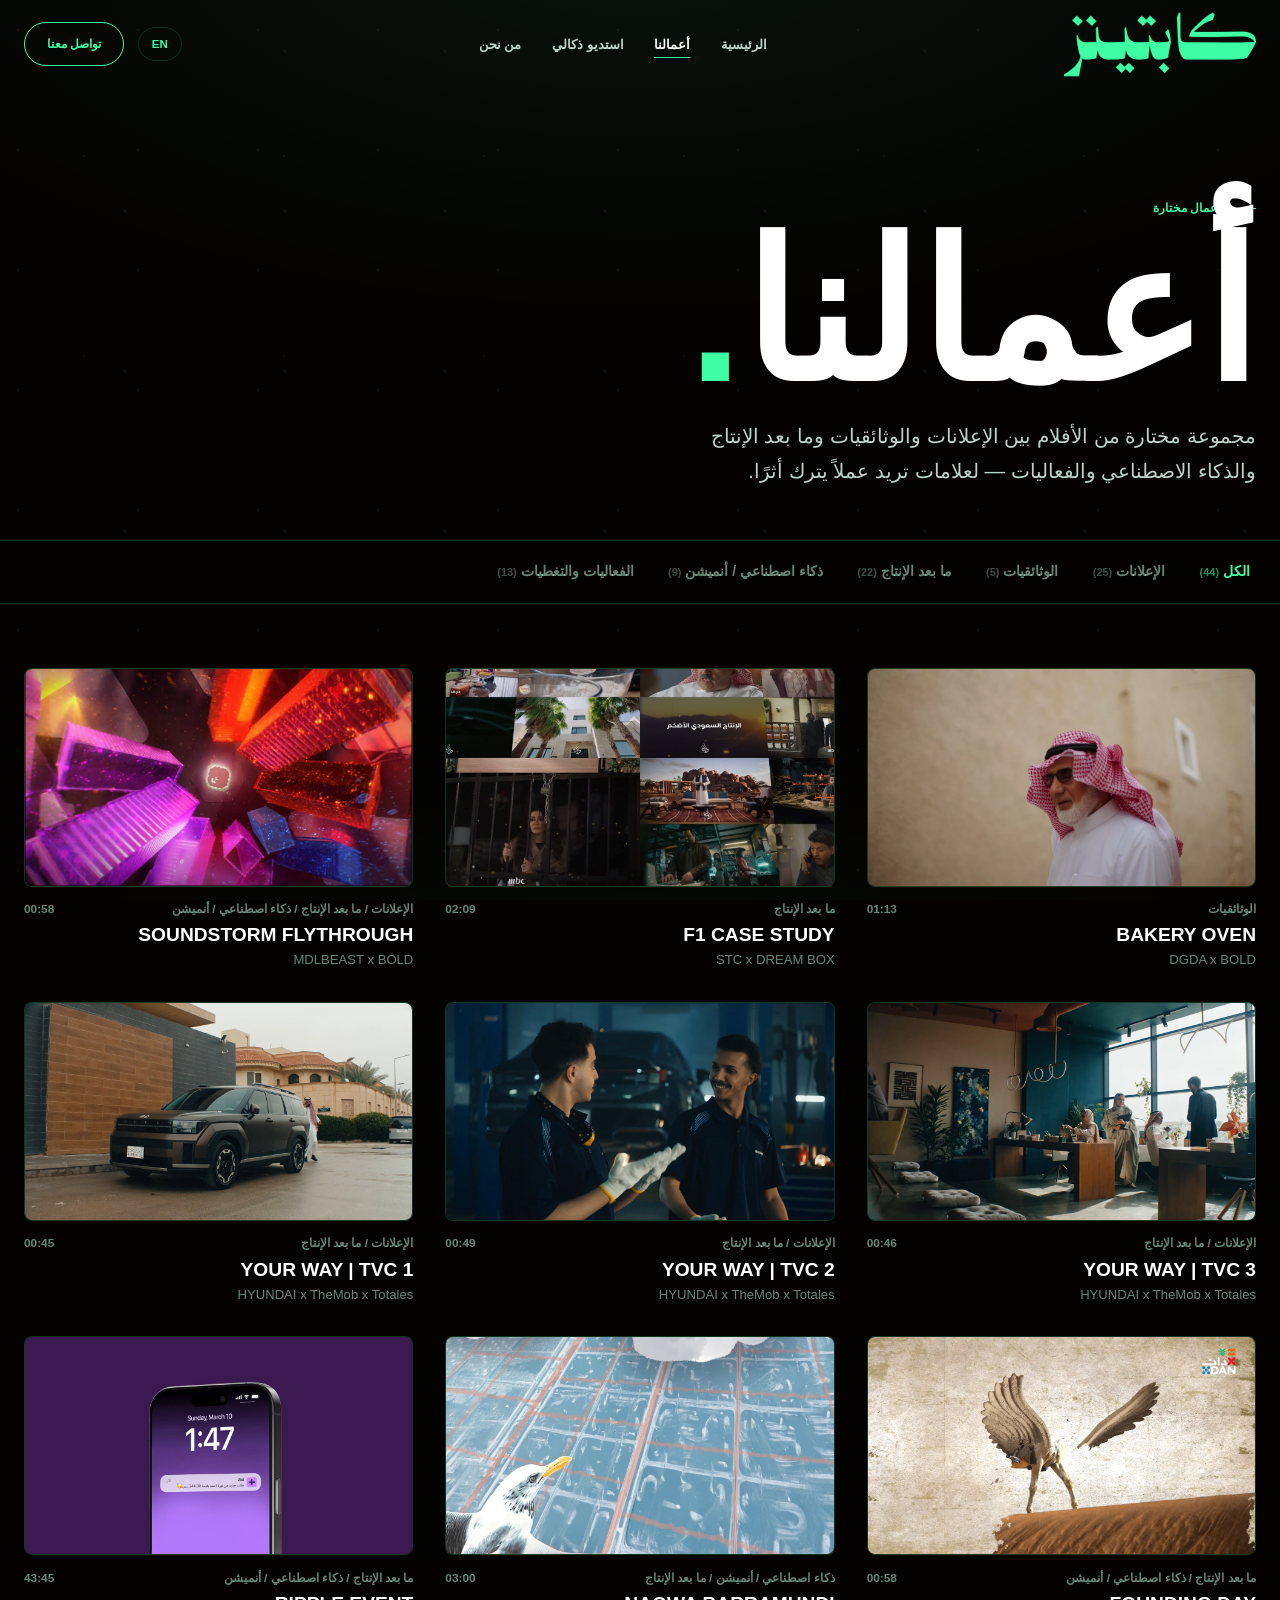
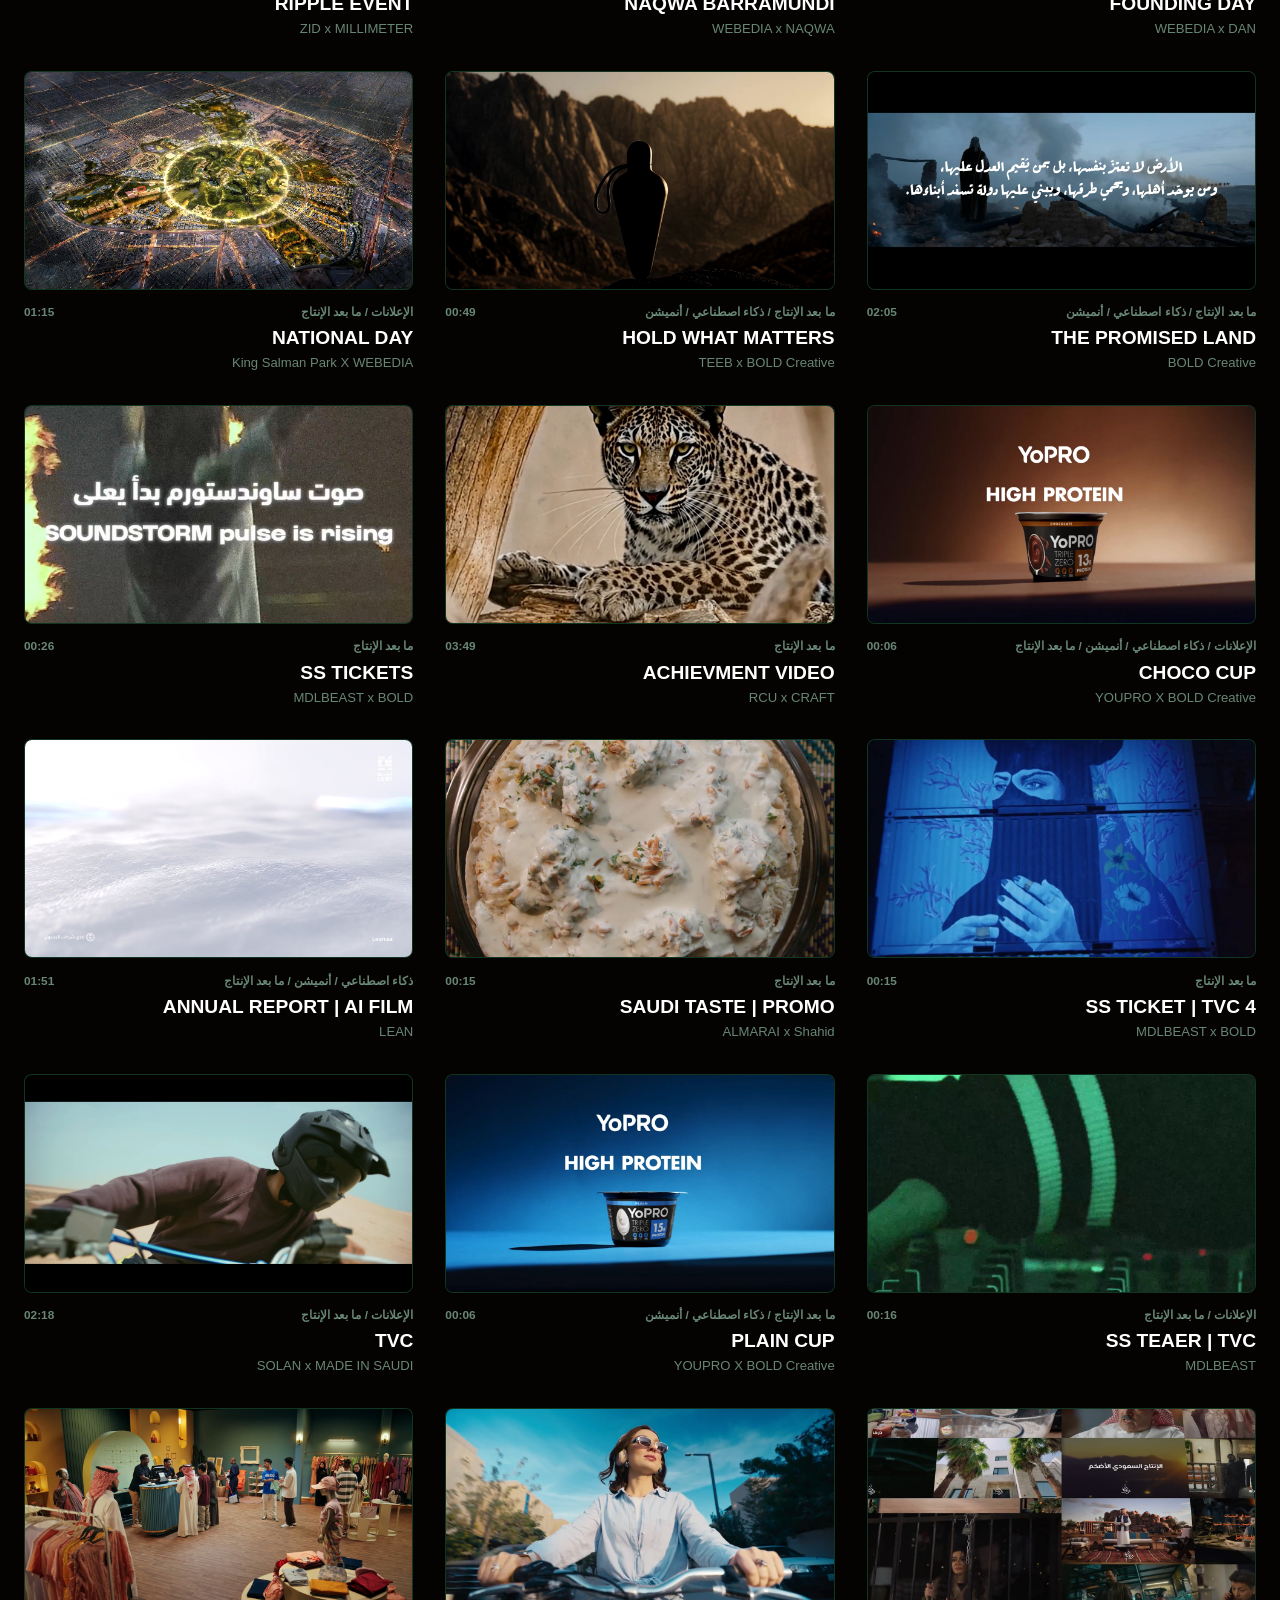
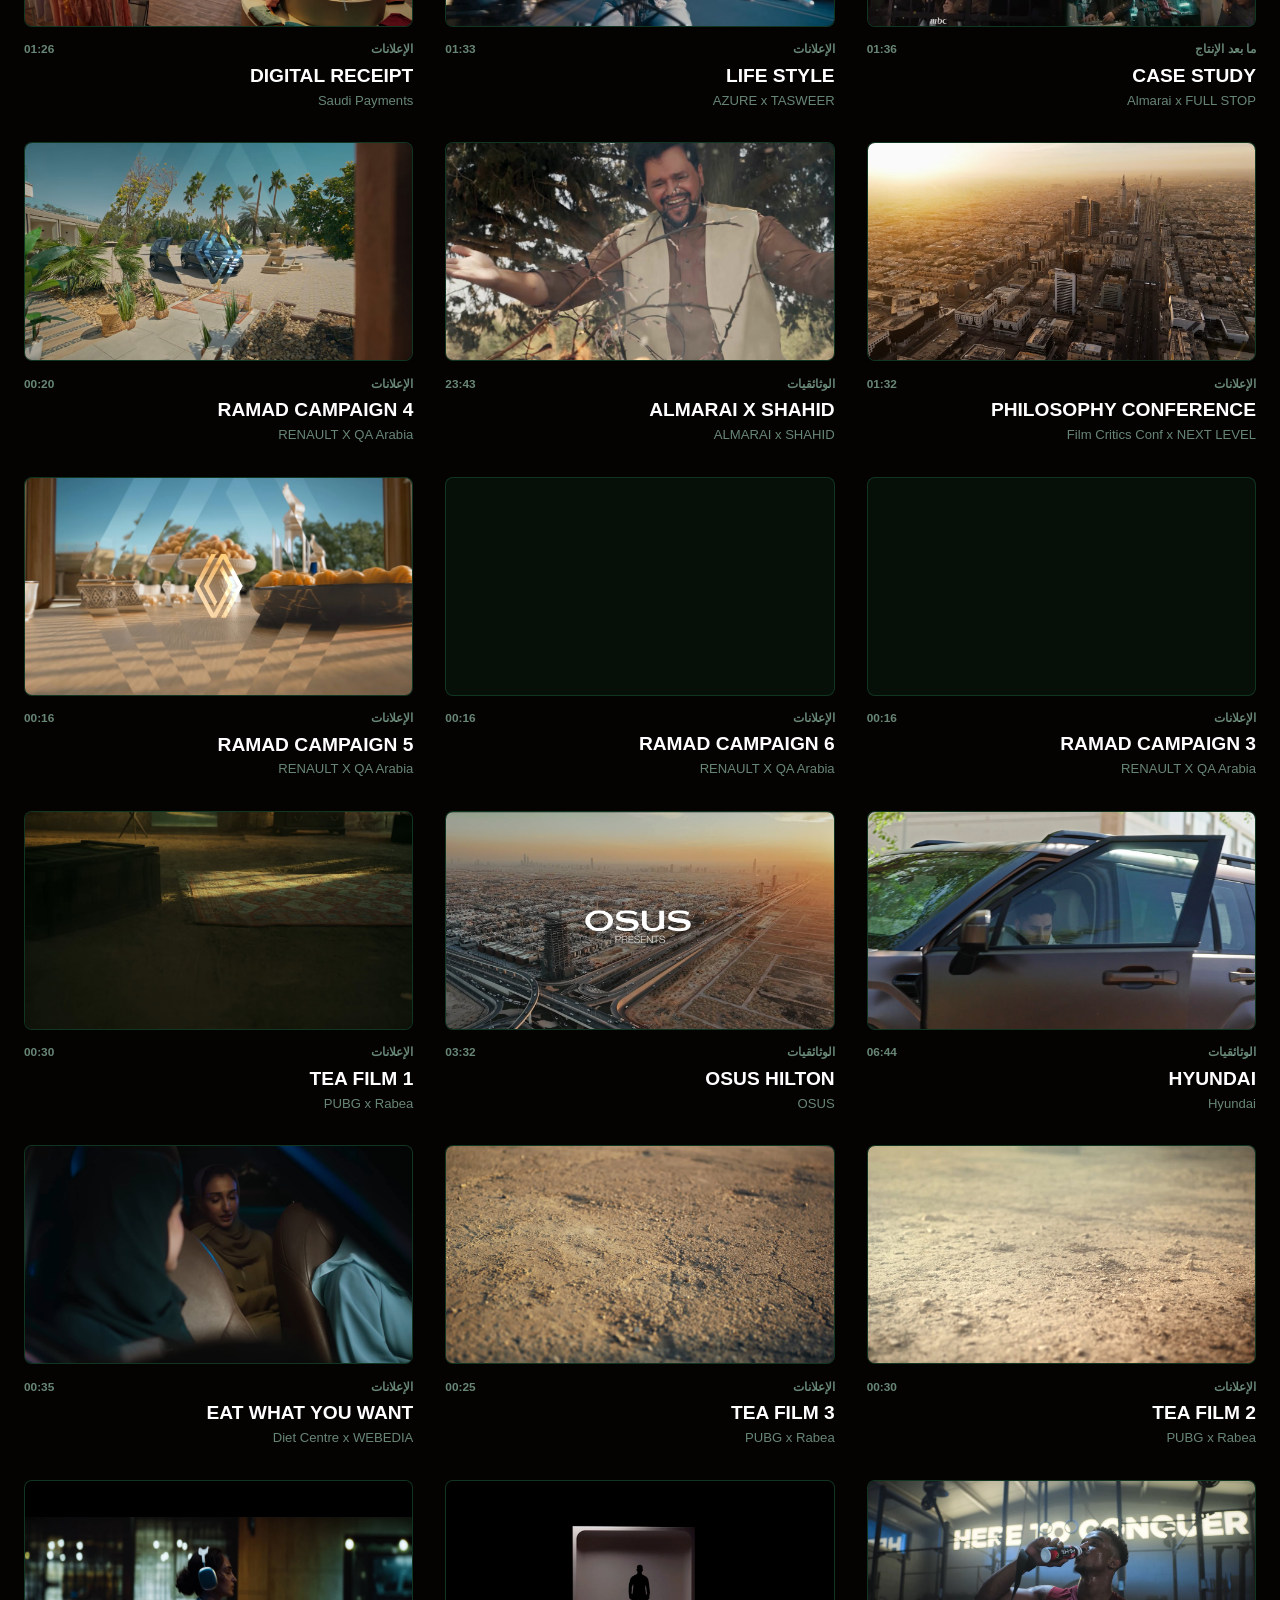
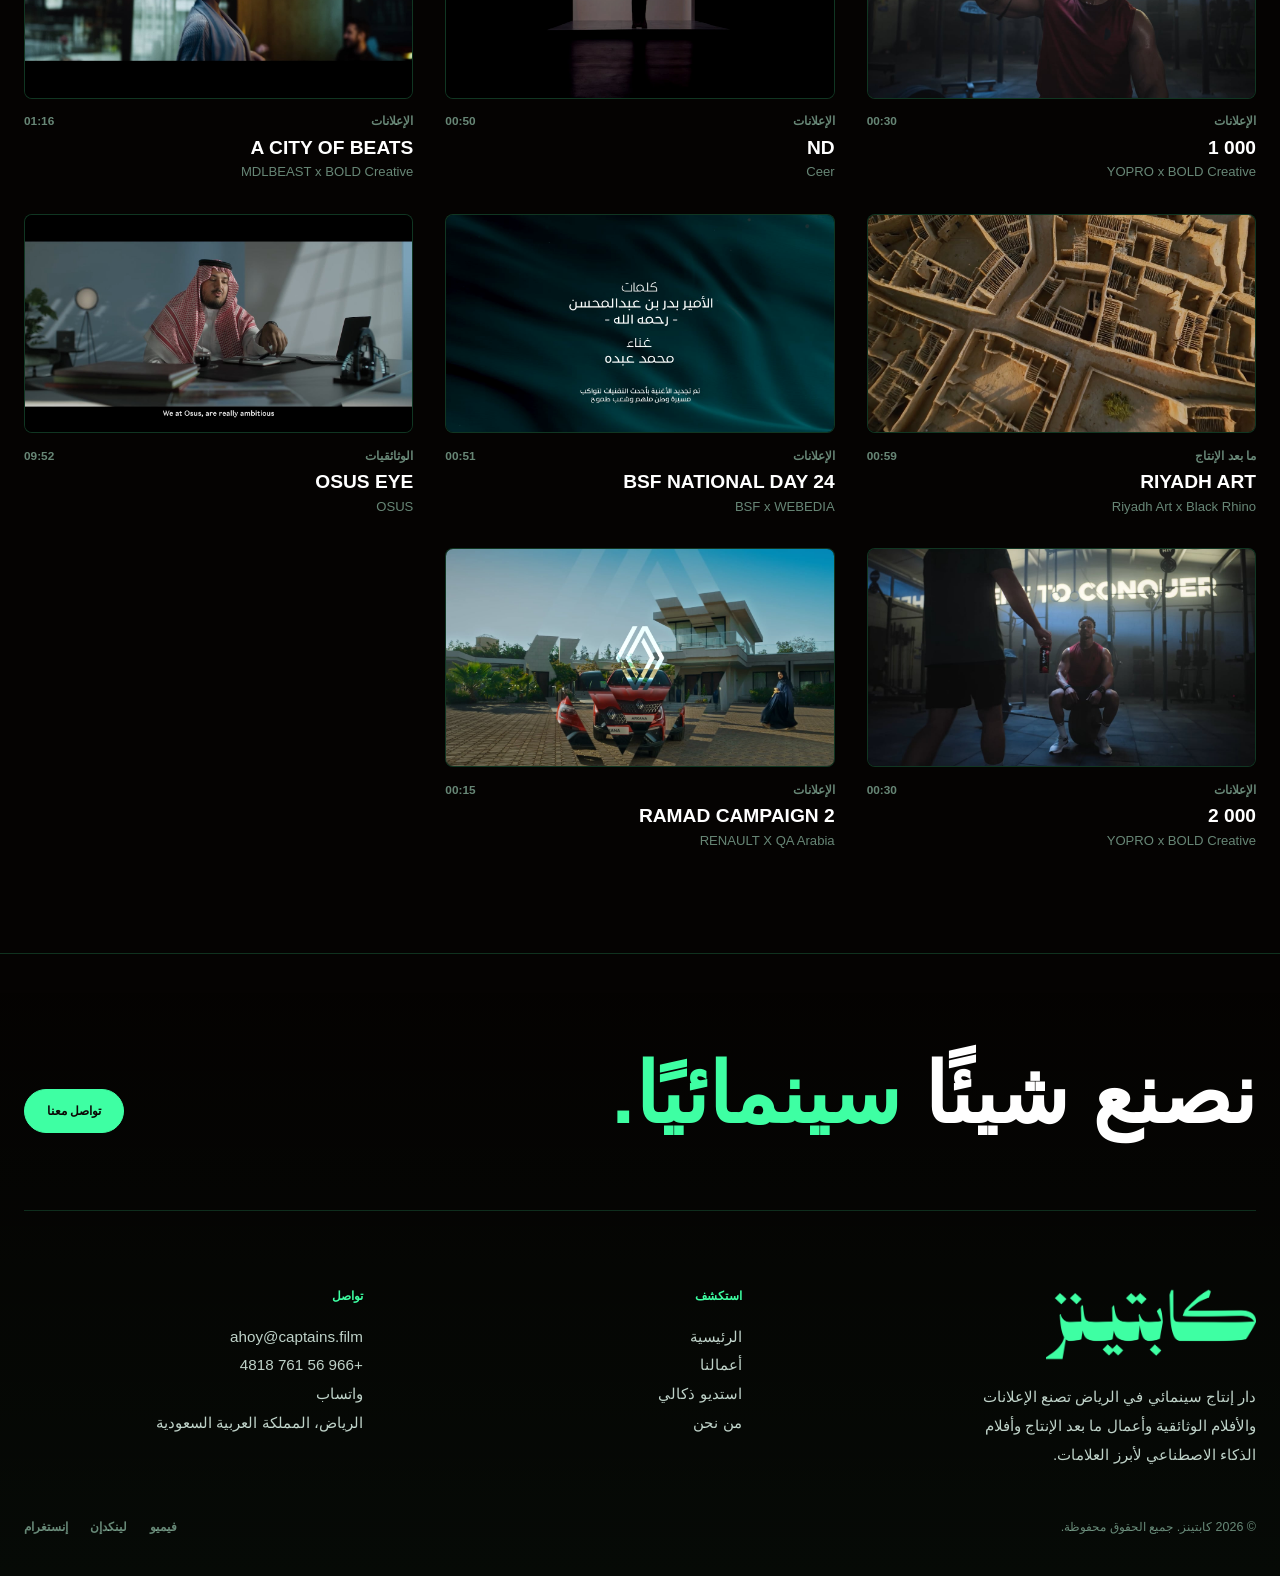
<file: v2/projects.html>
<!doctype html>
<html lang="ar" dir="rtl">
<head>
  <meta charset="utf-8">
  <meta name="viewport" content="width=device-width, initial-scale=1">
  <title>Work | Captains Film</title>
  <meta name="description" content="Selected work by Captains Film — TVCs, documentaries, post-production and AI/animation projects for leading brands.">
  <meta http-equiv="Content-Security-Policy" content="default-src 'self'; script-src 'self'; style-src 'self' 'unsafe-inline' https://fonts.googleapis.com; font-src 'self' https://fonts.gstatic.com; img-src 'self' data: https:; media-src 'self' https:; frame-src https://player.vimeo.com; object-src 'none'; base-uri 'self'; form-action 'self';">
  <link rel="icon" type="image/x-icon" href="../assets/captains/favicon_io/favicon.ico">
  <link rel="apple-touch-icon" href="../assets/captains/favicon_io/apple-touch-icon.png">
  <link rel="canonical" href="https://captains.film/v2/projects">
  <meta property="og:title" content="Work | Captains Film">
  <meta property="og:image" content="https://captains.film/assets/captains/og-image.png">
  <link rel="preconnect" href="https://fonts.googleapis.com">
  <link rel="preconnect" href="https://fonts.gstatic.com" crossorigin>
  <link rel="stylesheet" href="https://fonts.googleapis.com/css2?family=Montserrat:wght@400;500;600;700;800;900&family=Cairo:wght@400;600;700;900&display=swap">
  <link rel="stylesheet" href="assets/css/main.css">
  <style>
    .page-hero { padding: clamp(9rem, 15vw, 13rem) 0 clamp(2rem, 4vw, 3.5rem); }
    .page-hero h1 {
      font-size: clamp(4rem, 15vw, 15rem);
      font-weight: 900;
      line-height: .82;
      letter-spacing: -.05em;
      text-transform: uppercase;
    }
    .page-hero h1 .accent { color: var(--mint); }
    .page-hero .lead { max-width: 52ch; margin-top: 1.6rem; color: var(--soft); font-size: clamp(1.05rem, 1.6vw, 1.35rem); line-height: 1.7; }

    /* toolbar / filters */
    .toolbar {
      display: flex;
      flex-wrap: wrap;
      align-items: center;
      gap: 1rem 1.6rem;
      padding: 1.2rem 0;
      border-top: 1px solid var(--line);
      border-bottom: 1px solid var(--line);
      position: sticky;
      top: 62px;
      z-index: 30;
      background: rgba(5,3,2,.82);
      backdrop-filter: blur(12px);
    }
    .filters { display: flex; flex-wrap: wrap; gap: .5rem 1.4rem; }
    .filters button {
      color: var(--muted);
      font-size: clamp(.82rem, 1.1vw, .95rem);
      font-weight: 700;
      letter-spacing: .04em;
      text-transform: uppercase;
      transition: color .2s ease;
    }
    .filters button .count { color: var(--faint); font-size: .78em; }
    .filters button.active, .filters button:hover { color: var(--mint); }
    .filters button.active .count { color: var(--mint-dim); }

    /* grid */
    .grid {
      display: grid;
      grid-template-columns: repeat(3, minmax(0, 1fr));
      gap: clamp(1.4rem, 2.5vw, 2.4rem);
      padding: clamp(2.5rem, 5vw, 4rem) 0 clamp(4rem, 8vw, 7rem);
    }
    @media (max-width: 900px) { .grid { grid-template-columns: repeat(2, minmax(0, 1fr)); } }
    @media (max-width: 560px) { .grid { grid-template-columns: 1fr; } }

    .card { cursor: pointer; opacity: 0; transform: translateY(22px); animation: cardRise .7s var(--ease-out) forwards; }
    @keyframes cardRise { to { opacity: 1; transform: translateY(0); } }
    .card-thumb {
      position: relative;
      aspect-ratio: 16 / 9;
      overflow: hidden;
      border: 1px solid var(--line);
      border-radius: 8px;
      background: rgba(62,255,163,.05);
    }
    .card-thumb img { width: 100%; height: 100%; object-fit: cover; filter: saturate(.95) contrast(1.03); transform: scale(1); transition: transform .6s var(--ease); }
    .card:hover .card-thumb img { transform: scale(1.07); }
    .card-thumb::after {
      content: "";
      position: absolute;
      inset: 0;
      background: linear-gradient(180deg, transparent 45%, rgba(5,3,2,.55));
      opacity: 0;
      transition: opacity .4s ease;
    }
    .card:hover .card-thumb::after { opacity: 1; }
    .card-play {
      position: absolute;
      inset-block-start: 50%; inset-inline-start: 50%;
      transform: translate(-50%, -50%) scale(.8);
      width: 54px; height: 54px;
      display: grid; place-items: center;
      border: 1px solid var(--mint);
      border-radius: 50%;
      background: rgba(5,3,2,.5);
      color: var(--mint);
      opacity: 0;
      transition: opacity .35s ease, transform .35s var(--ease);
    }
    html[dir="rtl"] .card-play { transform: translate(50%, -50%) scale(.8); }
    .card:hover .card-play { opacity: 1; transform: translate(-50%, -50%) scale(1); }
    html[dir="rtl"] .card:hover .card-play { transform: translate(50%, -50%) scale(1); }
    .card-play svg { width: 18px; height: 18px; margin-inline-start: 3px; }
    .card-meta { display: flex; justify-content: space-between; gap: 1rem; margin-top: .9rem; color: var(--muted); font-size: .74rem; font-weight: 700; letter-spacing: .08em; text-transform: uppercase; }
    .card-title { margin-top: .35rem; font-size: clamp(1.1rem, 1.5vw, 1.4rem); font-weight: 800; line-height: 1.1; text-transform: uppercase; transition: color .25s ease; }
    .card:hover .card-title { color: var(--mint); }
    .card-client { margin-top: .3rem; color: var(--muted); font-size: .82rem; }
    .empty { grid-column: 1 / -1; padding: 4rem 0; text-align: center; color: var(--muted); }
  </style>
</head>
<body>
  <div class="bg-fx" aria-hidden="true"></div>

  <header class="site-header">
    <nav class="nav" aria-label="Primary">
      <a class="brand" href="index.html" aria-label="Captains Film home">
        <img src="../assets/captains/logo-green-web.png" alt="Captains Film" data-logo-en="../assets/captains/logo-green-web.png" data-logo-ar="../assets/captains/logo-ar-green.png">
      </a>
      <ul class="nav-links">
        <li><a href="index.html" data-i18n="nav.home">Home</a></li>
        <li><a class="active" href="projects.html" data-i18n="nav.projects">Work</a></li>
        <li><a href="ai-studio.html" data-i18n="nav.aiStudio">AI Studio</a></li>
        <li><a href="about.html" data-i18n="nav.about">Studio</a></li>
      </ul>
      <div class="nav-actions desktop">
        <button class="lang-toggle" type="button" data-lang-toggle>عربي</button>
        <button class="btn" type="button" data-contact><span data-i18n="cta.start">Start a project</span></button>
      </div>
      <button class="hamburger" type="button" aria-label="Menu" aria-expanded="false"><i></i></button>
    </nav>
  </header>

  <div class="mobile-menu" aria-hidden="true">
    <a href="index.html" data-i18n="nav.home">Home</a>
    <a class="active" href="projects.html" data-i18n="nav.projects">Work</a>
    <a href="ai-studio.html" data-i18n="nav.aiStudio">AI Studio</a>
    <a href="about.html" data-i18n="nav.about">Studio</a>
    <div class="mobile-menu-actions">
      <button class="lang-toggle" type="button" data-lang-toggle>عربي</button>
      <button class="btn" type="button" data-contact><span data-i18n="cta.start">Start a project</span></button>
    </div>
  </div>

  <main>
    <section class="page-hero shell">
      <span class="eyebrow" data-i18n="work.eyebrow">Selected work</span>
      <h1 style="margin-top:1.2rem;"><span data-i18n="work.title">Work</span><span class="accent">.</span></h1>
      <p class="lead" data-i18n="work.lead">A selection of films across TVCs, documentaries, post-production, AI and live events — for brands that want work with impact.</p>
    </section>

    <div class="toolbar">
      <div class="shell" style="display:flex;width:var(--shell);margin:0 auto;">
        <div class="filters" aria-label="Filter work"></div>
      </div>
    </div>

    <section class="shell">
      <div class="grid" id="grid"></div>
    </section>
  </main>

  <footer class="site-footer">
    <div class="shell">
      <div class="footer-cta">
        <h2><span data-i18n="footer.cta">Let's make something</span> <span class="accent" data-i18n="footer.ctaAccent">cinematic.</span></h2>
        <button class="btn btn-solid" type="button" data-contact><span data-i18n="cta.start">Start a project</span></button>
      </div>
      <div class="footer-grid">
        <div class="footer-col footer-brand">
          <img class="footer-brand-logo" src="../assets/captains/logo-green-web.png" alt="Captains Film" data-logo-en="../assets/captains/logo-green-web.png" data-logo-ar="../assets/captains/logo-ar-green.png">
          <p class="footer-tag" data-i18n="footer.tag">A cinematic production house in Riyadh.</p>
        </div>
        <div class="footer-col">
          <h4 data-i18n="footer.explore">Explore</h4>
          <a href="index.html" data-i18n="nav.home">Home</a>
          <a href="projects.html" data-i18n="nav.projects">Work</a>
          <a href="ai-studio.html" data-i18n="nav.aiStudio">AI Studio</a>
          <a href="about.html" data-i18n="nav.about">Studio</a>
        </div>
        <div class="footer-col">
          <h4 data-i18n="footer.connect">Connect</h4>
          <a href="mailto:ahoy@captains.film">ahoy@captains.film</a>
          <a href="tel:+966567614818">+966 56 761 4818</a>
          <a href="https://wa.me/966567614818" target="_blank" rel="noopener" data-i18n="contact.whatsapp">WhatsApp</a>
          <p data-i18n="footer.based">Riyadh, Saudi Arabia</p>
        </div>
      </div>
      <div class="footer-bottom">
        <span data-i18n="footer.rights">© 2026 Captains Film.</span>
        <div class="socials">
          <a href="https://vimeo.com/user257545587" target="_blank" rel="noopener" data-i18n="social.vimeo">Vimeo</a>
          <a href="https://www.linkedin.com/company/121454007" target="_blank" rel="noopener" data-i18n="social.linkedin">LinkedIn</a>
          <a href="https://www.instagram.com/captains_film/" target="_blank" rel="noopener" data-i18n="social.instagram">Instagram</a>
        </div>
      </div>
    </div>
  </footer>

  <aside class="modal" id="contactModal" aria-hidden="true" aria-modal="true" role="dialog">
    <div class="modal-panel">
      <button class="modal-close" type="button" data-close data-i18n="common.close">Close</button>
      <h2 data-i18n="contact.title">Start a project</h2>
      <p data-i18n="contact.copy">Bring the idea, the deadline, or the challenge.</p>
      <div class="contact-block">
        <div class="row"><strong data-i18n="contact.email">Email</strong><br><a href="mailto:ahoy@captains.film">ahoy@captains.film</a></div>
        <div class="row"><strong data-i18n="contact.phone">Phone</strong><br><a href="tel:+966567614818">+966 56 761 4818</a> · <a href="tel:+966558432482">+966 55 843 2482</a></div>
        <div class="row"><strong data-i18n="contact.addressLabel">Studio</strong><br><span data-i18n="contact.address">Riyadh, Saudi Arabia</span></div>
      </div>
      <div class="contact-actions">
        <a class="btn btn-solid" href="https://wa.me/966567614818" target="_blank" rel="noopener"><span data-i18n="contact.whatsapp">WhatsApp</span></a>
      </div>
      <div class="contact-note">
        <p data-i18n="contact.talentTitle">Join the talent network</p>
        <a class="ghost-link" href="https://docs.google.com/forms/d/e/1FAIpQLSeVdHrW7VywTzEHe75qHfmorvghPwpk85tNjOECUtvwsH7pIw/viewform?usp=header" target="_blank" rel="noopener"><span data-i18n="contact.talentCta">Open form</span> <span class="arrow">→</span></a>
      </div>
    </div>
  </aside>

  <aside class="modal" id="projectModal" aria-hidden="true" aria-modal="true" role="dialog">
    <div class="modal-panel">
      <button class="modal-close" type="button" data-close data-i18n="common.close">Close</button>
      <h2 data-pm-title></h2>
      <div class="modal-player" data-pm-player></div>
      <p data-pm-desc></p>
      <div class="facts">
        <div><small data-i18n="common.client">Client</small><strong data-pm-client></strong></div>
        <div><small data-i18n="common.tags">Tags</small><strong data-pm-tags></strong></div>
        <div><small data-i18n="common.year">Year</small><strong data-pm-year></strong></div>
      </div>
    </div>
  </aside>

  <script src="assets/js/common.js"></script>
  <script src="assets/js/projects.js"></script>
</body>
</html>
</file>
<file: v2/assets/css/main.css>
/* =========================================================
   CAPTAINS FILM — v2
   PureCinema-inspired editorial shell
   Brand: mint #3EFFA3 on near-black, Montserrat + DIN Next Arabic
   ========================================================= */

:root {
  --mint: #3EFFA3;
  --mint-dim: rgba(62, 255, 163, .55);
  --mint-glow: rgba(62, 255, 163, .35);
  --black: #0C0705;
  --black-pure: #050302;
  --ink: #08100C;
  --white: #fff;
  --soft: rgba(232, 255, 244, .82);
  --muted: rgba(194, 255, 224, .52);
  --faint: rgba(194, 255, 224, .30);
  --line: rgba(62, 255, 163, .16);
  --line-soft: rgba(255, 255, 255, .08);
  --panel: rgba(10, 14, 12, .72);
  --ease: cubic-bezier(.19, 1, .22, 1);
  --ease-out: cubic-bezier(.16, 1, .3, 1);
  --latin: "Montserrat", "Helvetica Neue", Arial, sans-serif;
  --arabic: "DIN Next LT Arabic", "DINNextLTArabic", "DIN Next Arabic", "Cairo", Tahoma, Arial, sans-serif;
  --shell: min(100% - 3rem, 1440px);
}

* { box-sizing: border-box; }

html {
  background: var(--black-pure);
  color: var(--white);
  font-family: var(--latin);
  scroll-behavior: smooth;
  -webkit-text-size-adjust: 100%;
}

body {
  margin: 0;
  min-height: 100svh;
  overflow-x: hidden;
  background: var(--black-pure);
  color: var(--white);
  font-family: var(--latin);
  line-height: 1.5;
  -webkit-font-smoothing: antialiased;
  text-rendering: optimizeLegibility;
}

body.menu-open,
body.modal-open { overflow: hidden; }

a { color: inherit; text-decoration: none; }
img { display: block; max-width: 100%; }
button, input, textarea, select { font: inherit; color: inherit; }
button { border: 0; background: none; cursor: pointer; color: inherit; }
h1, h2, h3, h4, p { margin: 0; }
ul { margin: 0; padding: 0; list-style: none; }

:lang(ar), .arabic { font-family: var(--arabic); letter-spacing: 0 !important; }
html[dir="rtl"] body { direction: rtl; font-family: var(--arabic); }

::selection { background: var(--mint); color: var(--black); }

/* ----- page grain / vignette background ----- */
.bg-fx {
  position: fixed;
  inset: 0;
  z-index: 0;
  pointer-events: none;
  background:
    radial-gradient(120% 80% at 50% -10%, rgba(62, 255, 163, .07), transparent 60%),
    radial-gradient(100% 60% at 50% 120%, rgba(62, 255, 163, .05), transparent 60%);
}
.bg-fx::after {
  content: "";
  position: absolute;
  inset: 0;
  opacity: .05;
  background-image:
    radial-gradient(circle at 15% 25%, var(--mint) 0 1px, transparent 1.6px),
    radial-gradient(circle at 78% 32%, var(--mint) 0 1px, transparent 1.6px),
    radial-gradient(circle at 42% 78%, var(--mint) 0 1px, transparent 1.6px);
  background-size: 120px 120px, 160px 160px, 200px 200px;
  animation: grainDrift .6s steps(2) infinite;
}
@keyframes grainDrift { to { background-position: 120px 40px, -90px 80px, 40px -120px; } }

/* =========================================================
   NAVIGATION
   ========================================================= */
.site-header {
  position: fixed;
  inset: 0 0 auto;
  z-index: 60;
  width: 100%;
  padding: 1.15rem 0;
  transition: background .4s var(--ease), padding .4s var(--ease), border-color .4s var(--ease);
  border-bottom: 1px solid transparent;
}
.site-header.scrolled {
  padding: .7rem 0;
  background: rgba(5, 3, 2, .82);
  backdrop-filter: blur(14px);
  border-bottom-color: var(--line);
}

.nav {
  width: var(--shell);
  margin: 0 auto;
  display: flex;
  align-items: center;
  justify-content: space-between;
  gap: 1.5rem;
}

.brand {
  display: flex;
  align-items: center;
  width: clamp(122px, 12vw, 168px);
  height: 52px;
  line-height: 0;
  transition: filter .4s var(--ease), transform .4s var(--ease);
}
.brand img { width: 100%; height: auto; object-fit: contain; }
.brand:hover { filter: drop-shadow(0 0 16px var(--mint-glow)); transform: scale(1.02); }
html[dir="rtl"] .brand { width: clamp(150px, 15vw, 210px); }

.nav-links {
  display: flex;
  align-items: center;
  gap: clamp(1.4rem, 2.4vw, 2.6rem);
}
.nav-links a {
  position: relative;
  font-size: .82rem;
  font-weight: 700;
  letter-spacing: .04em;
  text-transform: uppercase;
  color: var(--soft);
  padding: .25rem 0;
  transition: color .25s ease;
}
.nav-links a::after {
  content: "";
  position: absolute;
  inset: auto 0 -2px;
  height: 1px;
  background: var(--mint);
  transform: scaleX(0);
  transform-origin: right;
  transition: transform .35s var(--ease);
}
html[dir="rtl"] .nav-links a::after { transform-origin: left; }
.nav-links a:hover,
.nav-links a.active { color: var(--white); }
.nav-links a:hover::after,
.nav-links a.active::after { transform: scaleX(1); transform-origin: left; }
html[dir="rtl"] .nav-links a:hover::after,
html[dir="rtl"] .nav-links a.active::after { transform-origin: right; }

.nav-actions { display: flex; align-items: center; gap: .9rem; }

.lang-toggle {
  min-height: 34px;
  padding: .35rem .8rem;
  border: 1px solid var(--line);
  border-radius: 999px;
  color: var(--mint);
  font-size: .72rem;
  font-weight: 800;
  letter-spacing: .08em;
  text-transform: uppercase;
  transition: background .25s ease, color .25s ease, border-color .25s ease;
}
.lang-toggle:hover { background: var(--mint); color: var(--black); border-color: var(--mint); }

/* primary button */
.btn {
  position: relative;
  overflow: hidden;
  display: inline-flex;
  align-items: center;
  justify-content: center;
  gap: .55rem;
  min-height: 44px;
  padding: .6rem 1.35rem;
  border: 1px solid var(--mint);
  border-radius: 999px;
  color: var(--mint);
  font-size: .78rem;
  font-weight: 800;
  letter-spacing: .08em;
  text-transform: uppercase;
  transition: color .3s ease, transform .35s var(--ease);
}
.btn span { position: relative; z-index: 1; }
.btn::before {
  content: "";
  position: absolute;
  inset: 0;
  background: var(--mint);
  transform: scaleY(0);
  transform-origin: bottom;
  transition: transform .35s var(--ease);
}
.btn:hover { color: var(--black); }
.btn:hover::before { transform: scaleY(1); }
.btn-solid { background: var(--mint); color: var(--black); }
.btn-solid::before { transform-origin: top; }
.btn-solid:hover { color: var(--mint); }
.btn-solid:hover::before { transform: scaleY(0); }

/* ghost text link with arrow */
.ghost-link {
  display: inline-flex;
  align-items: center;
  gap: .5rem;
  font-size: .8rem;
  font-weight: 800;
  letter-spacing: .06em;
  text-transform: uppercase;
  color: var(--soft);
  transition: color .25s ease, gap .25s ease;
}
.ghost-link .arrow { transition: transform .3s var(--ease); }
html[dir="rtl"] .ghost-link .arrow { transform: scaleX(-1); }
.ghost-link:hover { color: var(--mint); gap: .8rem; }

/* hamburger */
.hamburger {
  display: none;
  position: relative;
  width: 30px;
  height: 20px;
}
.hamburger i,
.hamburger i::before,
.hamburger i::after {
  position: absolute;
  left: 0;
  width: 100%;
  height: 2px;
  background: var(--mint);
  transition: transform .3s var(--ease), opacity .3s ease;
}
.hamburger i { top: 50%; transform: translateY(-50%); }
.hamburger i::before { content: ""; top: -8px; }
.hamburger i::after { content: ""; top: 8px; }
body.menu-open .hamburger i { background: transparent; }
body.menu-open .hamburger i::before { transform: translateY(8px) rotate(45deg); }
body.menu-open .hamburger i::after { transform: translateY(-8px) rotate(-45deg); }

/* mobile menu overlay */
.mobile-menu {
  position: fixed;
  inset: 0;
  z-index: 55;
  display: flex;
  flex-direction: column;
  justify-content: center;
  gap: 1.6rem;
  padding: 6rem 2rem 3rem;
  background: rgba(5, 3, 2, .97);
  backdrop-filter: blur(16px);
  transform: translateY(-100%);
  opacity: 0;
  pointer-events: none;
  transition: transform .5s var(--ease), opacity .4s ease;
}
body.menu-open .mobile-menu { transform: translateY(0); opacity: 1; pointer-events: auto; }
.mobile-menu a {
  font-size: clamp(2rem, 9vw, 3rem);
  font-weight: 900;
  letter-spacing: -.02em;
  text-transform: uppercase;
  color: var(--white);
  transition: color .25s ease, transform .25s ease;
}
.mobile-menu a:hover,
.mobile-menu a.active { color: var(--mint); transform: translateX(6px); }
html[dir="rtl"] .mobile-menu a:hover,
html[dir="rtl"] .mobile-menu a.active { transform: translateX(-6px); }
.mobile-menu-actions { display: flex; align-items: center; gap: 1rem; margin-top: 1.5rem; }

/* =========================================================
   SHELL / LAYOUT
   ========================================================= */
.shell { width: var(--shell); margin: 0 auto; }
main { position: relative; z-index: 1; }

.eyebrow {
  display: inline-flex;
  align-items: center;
  gap: .6rem;
  color: var(--mint);
  font-size: .72rem;
  font-weight: 800;
  letter-spacing: .28em;
  text-transform: uppercase;
}
.eyebrow::before {
  content: "";
  width: 26px;
  height: 1px;
  background: var(--mint);
}
:lang(ar).eyebrow, .arabic .eyebrow, html[dir="rtl"] .eyebrow { letter-spacing: 0; }

.section { padding: clamp(4.5rem, 10vw, 9rem) 0; }
.section-sm { padding: clamp(3rem, 6vw, 5rem) 0; }

/* reveal on scroll */
.reveal {
  opacity: 0;
  transform: translateY(34px);
  transition: opacity 1s var(--ease-out), transform 1s var(--ease-out);
}
.reveal.in { opacity: 1; transform: translateY(0); }
.reveal[data-delay="1"] { transition-delay: .1s; }
.reveal[data-delay="2"] { transition-delay: .2s; }
.reveal[data-delay="3"] { transition-delay: .3s; }

/* =========================================================
   MARQUEE (clients / tags)
   ========================================================= */
.marquee {
  overflow: hidden;
  width: 100%;
  -webkit-mask-image: linear-gradient(90deg, transparent, #000 8%, #000 92%, transparent);
  mask-image: linear-gradient(90deg, transparent, #000 8%, #000 92%, transparent);
}
.marquee-track {
  display: flex;
  width: max-content;
  gap: clamp(2.5rem, 6vw, 6rem);
  animation: marquee 42s linear infinite;
}
.marquee:hover .marquee-track { animation-play-state: paused; }
html[dir="rtl"] .marquee-track { animation-direction: reverse; }
@keyframes marquee { to { transform: translateX(-50%); } }

/* =========================================================
   FOOTER
   ========================================================= */
.site-footer {
  position: relative;
  z-index: 1;
  border-top: 1px solid var(--line);
  padding: clamp(4rem, 8vw, 7rem) 0 2.5rem;
  background: linear-gradient(180deg, transparent, rgba(62, 255, 163, .03));
}
.footer-cta {
  display: flex;
  flex-wrap: wrap;
  align-items: flex-end;
  justify-content: space-between;
  gap: 2rem;
  padding-bottom: clamp(3rem, 6vw, 5rem);
  border-bottom: 1px solid var(--line);
}
.footer-cta h2 {
  font-size: clamp(2.4rem, 6.5vw, 6rem);
  font-weight: 900;
  line-height: .92;
  letter-spacing: -.03em;
  text-transform: uppercase;
}
.footer-cta h2 .accent { color: var(--mint); }
.footer-grid {
  display: grid;
  grid-template-columns: 1.4fr 1fr 1fr;
  gap: 2.5rem;
  margin-top: clamp(3rem, 6vw, 5rem);
}
.footer-col h4 {
  color: var(--mint);
  font-size: .72rem;
  font-weight: 800;
  letter-spacing: .18em;
  text-transform: uppercase;
  margin-bottom: 1.1rem;
}
.footer-col a, .footer-col p {
  display: block;
  color: var(--soft);
  font-size: .95rem;
  line-height: 1.9;
  transition: color .2s ease;
}
.footer-col a:hover { color: var(--mint); }
.footer-brand-logo { width: 168px; margin-bottom: 1.4rem; }
html[dir="rtl"] .footer-brand-logo { width: 210px; }
.footer-tag { max-width: 34ch; color: var(--muted); font-size: .95rem; line-height: 1.7; }
.footer-bottom {
  display: flex;
  flex-wrap: wrap;
  align-items: center;
  justify-content: space-between;
  gap: 1rem;
  margin-top: 3rem;
  color: var(--muted);
  font-size: .78rem;
  letter-spacing: .04em;
}
.footer-bottom .socials { display: flex; gap: 1.4rem; }
.footer-bottom .socials a { text-transform: uppercase; font-weight: 700; transition: color .2s ease; }
.footer-bottom .socials a:hover { color: var(--mint); }

/* =========================================================
   MODAL (contact + project drawer)
   ========================================================= */
.modal {
  position: fixed;
  inset: 0;
  z-index: 90;
  display: flex;
  justify-content: flex-end;
  background: rgba(0, 0, 0, .6);
  opacity: 0;
  pointer-events: none;
  transition: opacity .4s ease;
  backdrop-filter: blur(8px);
}
html[dir="rtl"] .modal { justify-content: flex-start; }
.modal.open { opacity: 1; pointer-events: auto; }
.modal-panel {
  width: min(100%, 520px);
  min-height: 100%;
  padding: clamp(1.6rem, 4vw, 3rem);
  overflow-y: auto;
  background: rgba(8, 6, 5, .96);
  border-left: 1px solid var(--line);
  backdrop-filter: blur(24px);
  transform: translateX(100%);
  transition: transform .5s var(--ease);
  display: flex;
  flex-direction: column;
}
html[dir="rtl"] .modal-panel { border-left: 0; border-right: 1px solid var(--line); transform: translateX(-100%); }
.modal.open .modal-panel { transform: translateX(0); }

.modal-close {
  align-self: flex-start;
  margin-bottom: 2rem;
  padding: .45rem .9rem;
  border: 1px solid var(--line);
  border-radius: 999px;
  color: var(--mint);
  font-size: .74rem;
  font-weight: 800;
  letter-spacing: .08em;
  text-transform: uppercase;
  transition: background .25s ease, color .25s ease;
}
.modal-close:hover { background: var(--mint); color: var(--black); }
.modal h2 {
  font-size: clamp(2rem, 6vw, 3.4rem);
  font-weight: 900;
  line-height: .95;
  text-transform: uppercase;
  color: var(--mint);
  margin-bottom: 1.4rem;
}
.modal p { color: var(--soft); font-size: 1.02rem; line-height: 1.7; }

.modal-player {
  position: relative;
  aspect-ratio: 16 / 9;
  margin: 1.4rem 0;
  border: 1px solid var(--line);
  border-radius: 8px;
  overflow: hidden;
  background: rgba(62, 255, 163, .05);
}
.modal-player iframe { position: absolute; inset: 0; width: 100%; height: 100%; border: 0; }

.contact-block { display: grid; gap: 1rem; margin-top: 1.6rem; padding-top: 1.5rem; border-top: 1px solid var(--line); }
.contact-block .row { color: var(--soft); font-size: .98rem; line-height: 1.6; }
.contact-block strong { color: var(--white); font-weight: 700; }
.contact-block a { color: var(--mint); }
.contact-actions { display: flex; flex-wrap: wrap; gap: .8rem; margin-top: 1.8rem; }
.contact-note { margin-top: 1.8rem; padding-top: 1.5rem; border-top: 1px solid var(--line); }
.contact-note p { color: var(--muted); font-size: .95rem; margin-bottom: .8rem; }

.facts { display: grid; grid-template-columns: repeat(3, 1fr); gap: 1px; margin-top: 1.6rem; background: var(--line); border: 1px solid var(--line); }
.facts div { padding: 1rem; background: var(--black); }
.facts small { display: block; color: var(--muted); font-size: .68rem; letter-spacing: .12em; text-transform: uppercase; }
.facts strong { display: block; margin-top: .35rem; font-size: .9rem; text-transform: uppercase; }

/* =========================================================
   RESPONSIVE
   ========================================================= */
@media (max-width: 980px) {
  .nav-links, .nav-actions.desktop { display: none; }
  .hamburger { display: block; }
  .footer-grid { grid-template-columns: 1fr 1fr; }
  .footer-brand { grid-column: 1 / -1; }
}
@media (max-width: 640px) {
  :root { --shell: min(100% - 2rem, 1440px); }
  .footer-grid { grid-template-columns: 1fr; gap: 2rem; }
  .facts { grid-template-columns: 1fr; }
}

@media (prefers-reduced-motion: reduce) {
  *, *::before, *::after {
    animation-duration: .001ms !important;
    animation-iteration-count: 1 !important;
    scroll-behavior: auto !important;
    transition-duration: .001ms !important;
  }
  .reveal { opacity: 1; transform: none; }
}
</file>
